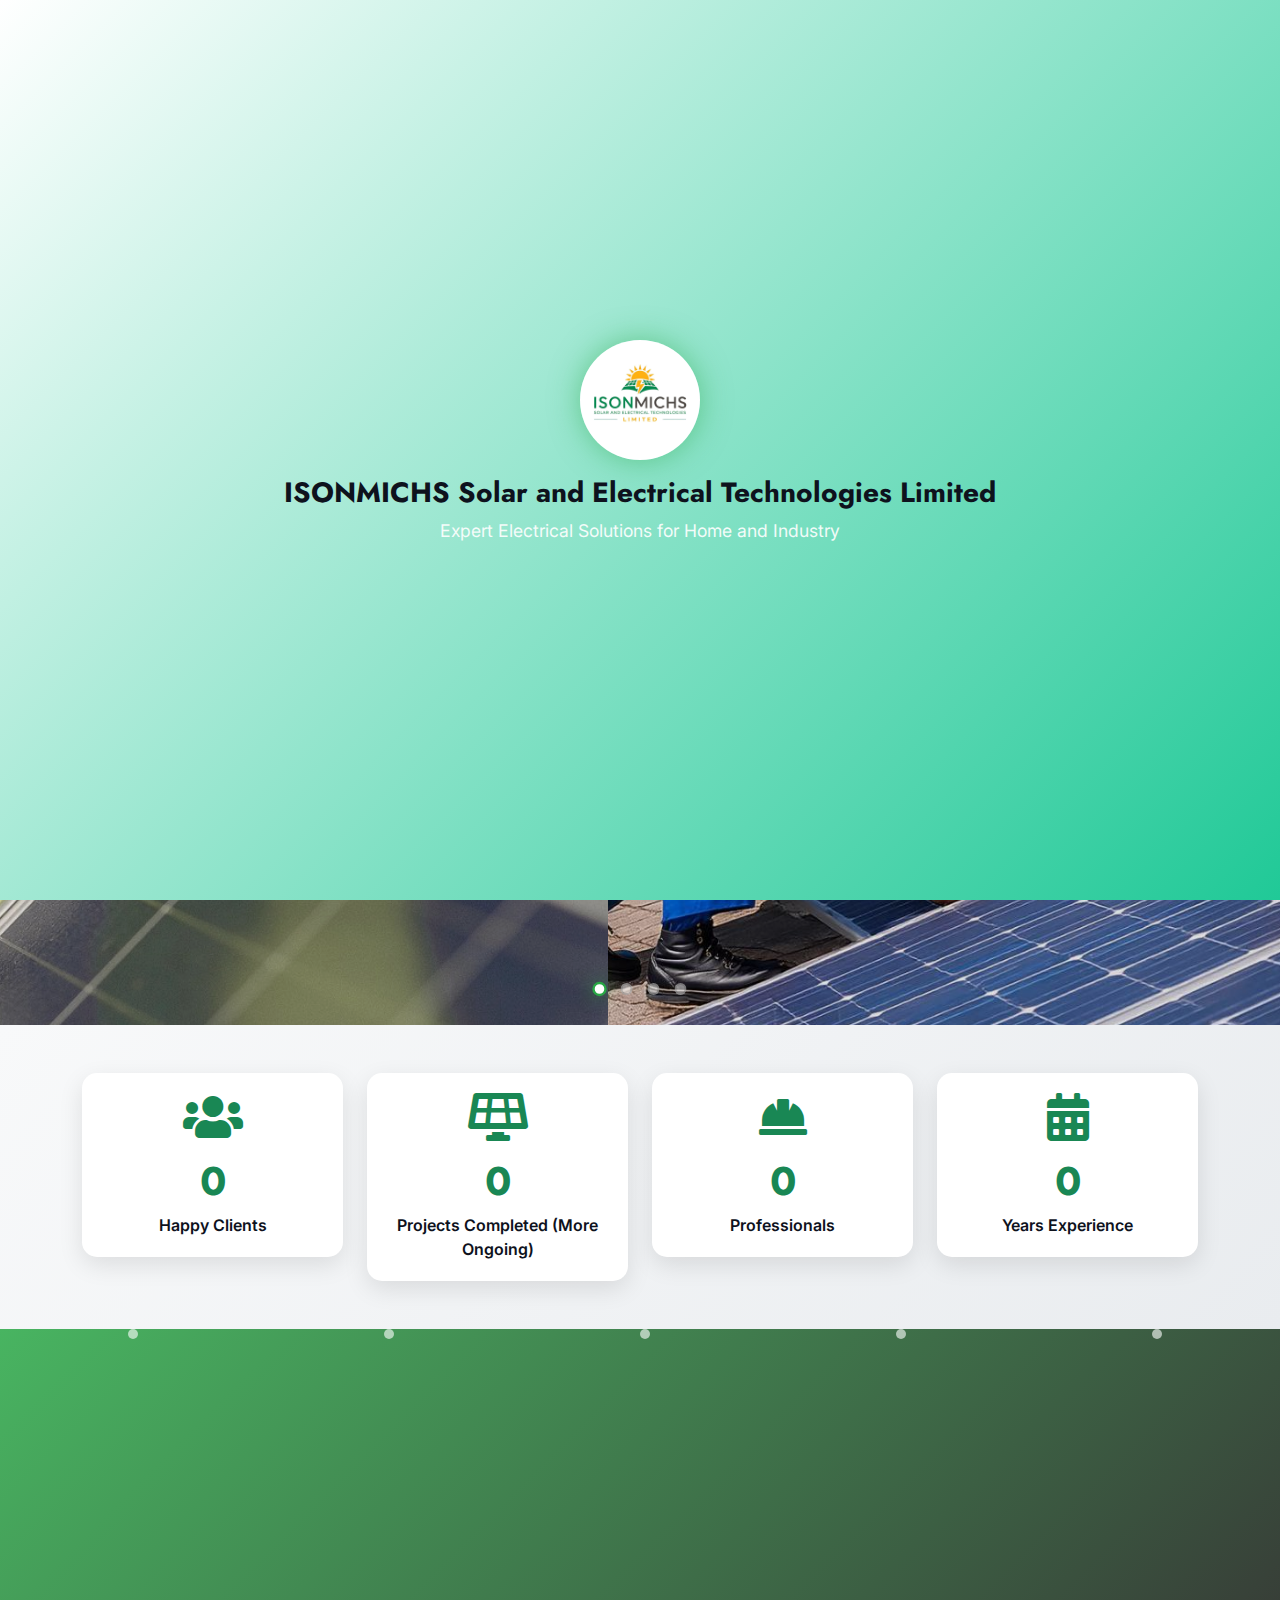
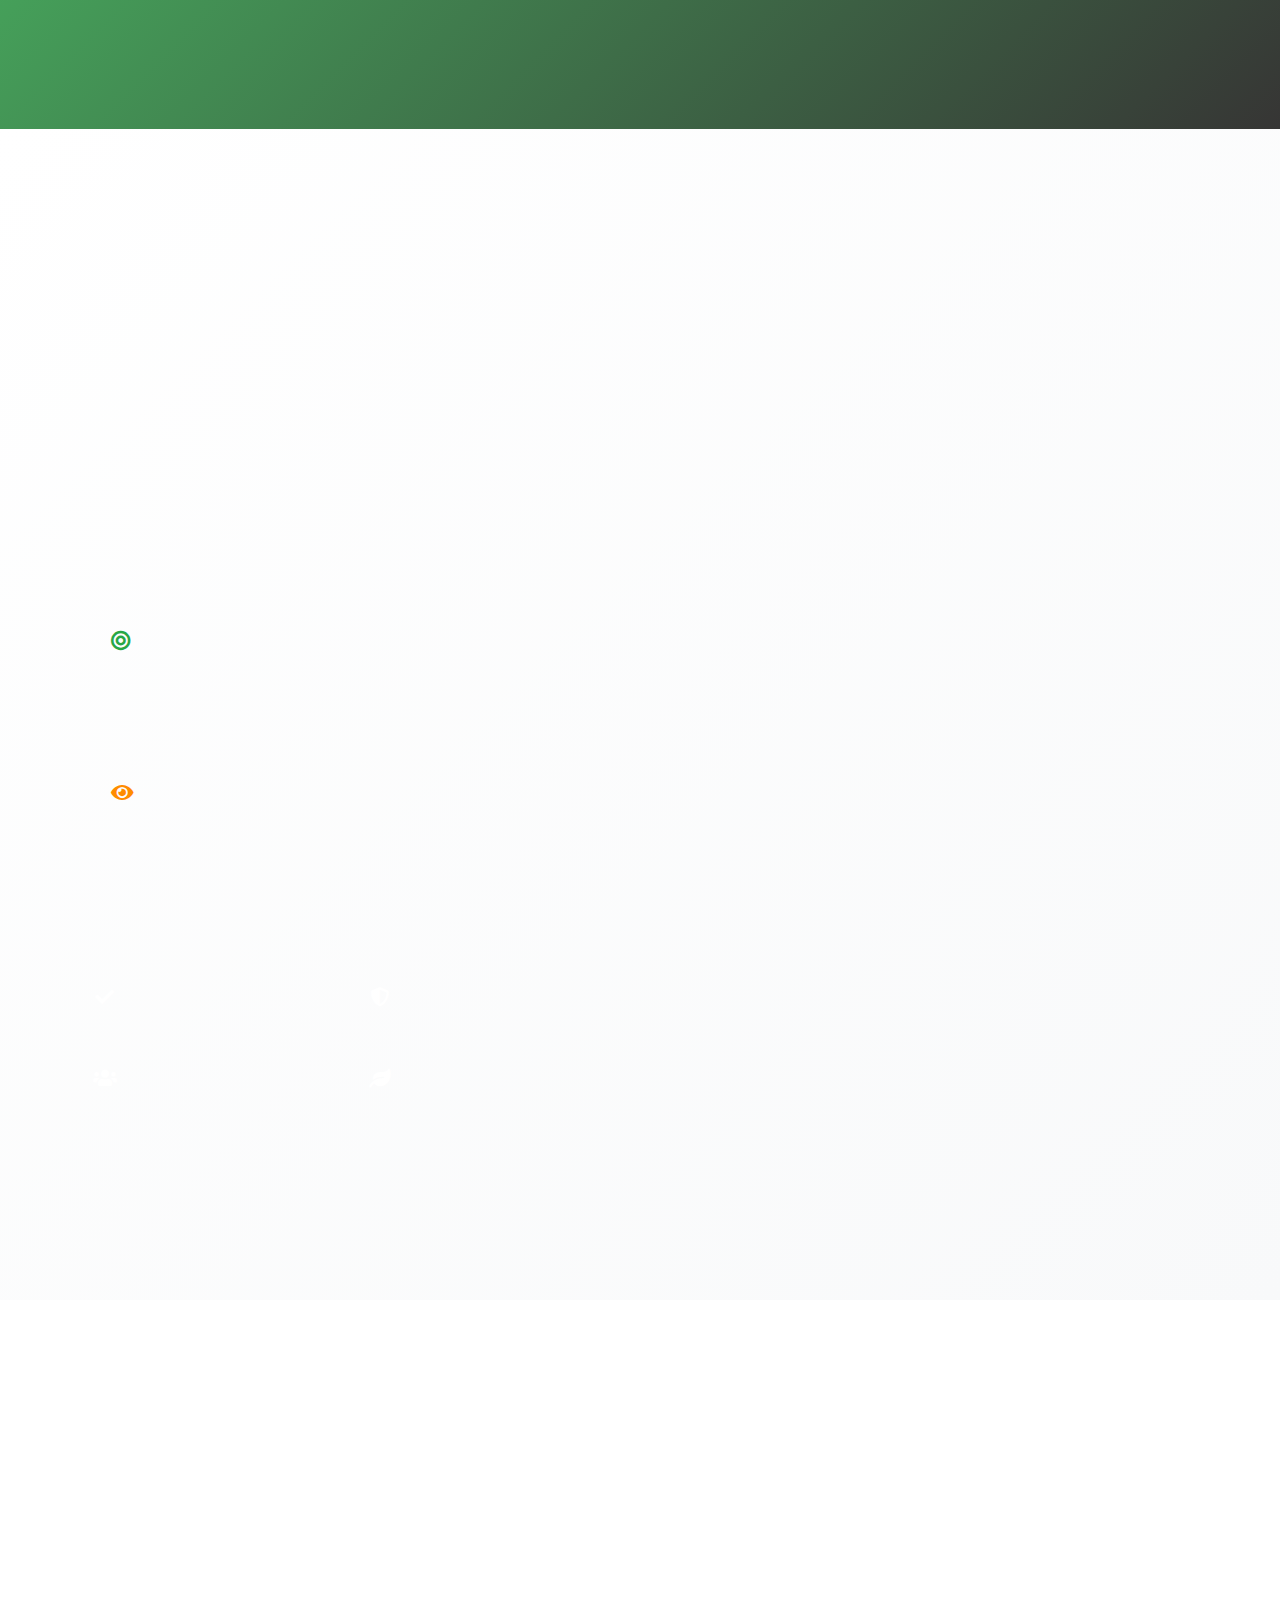
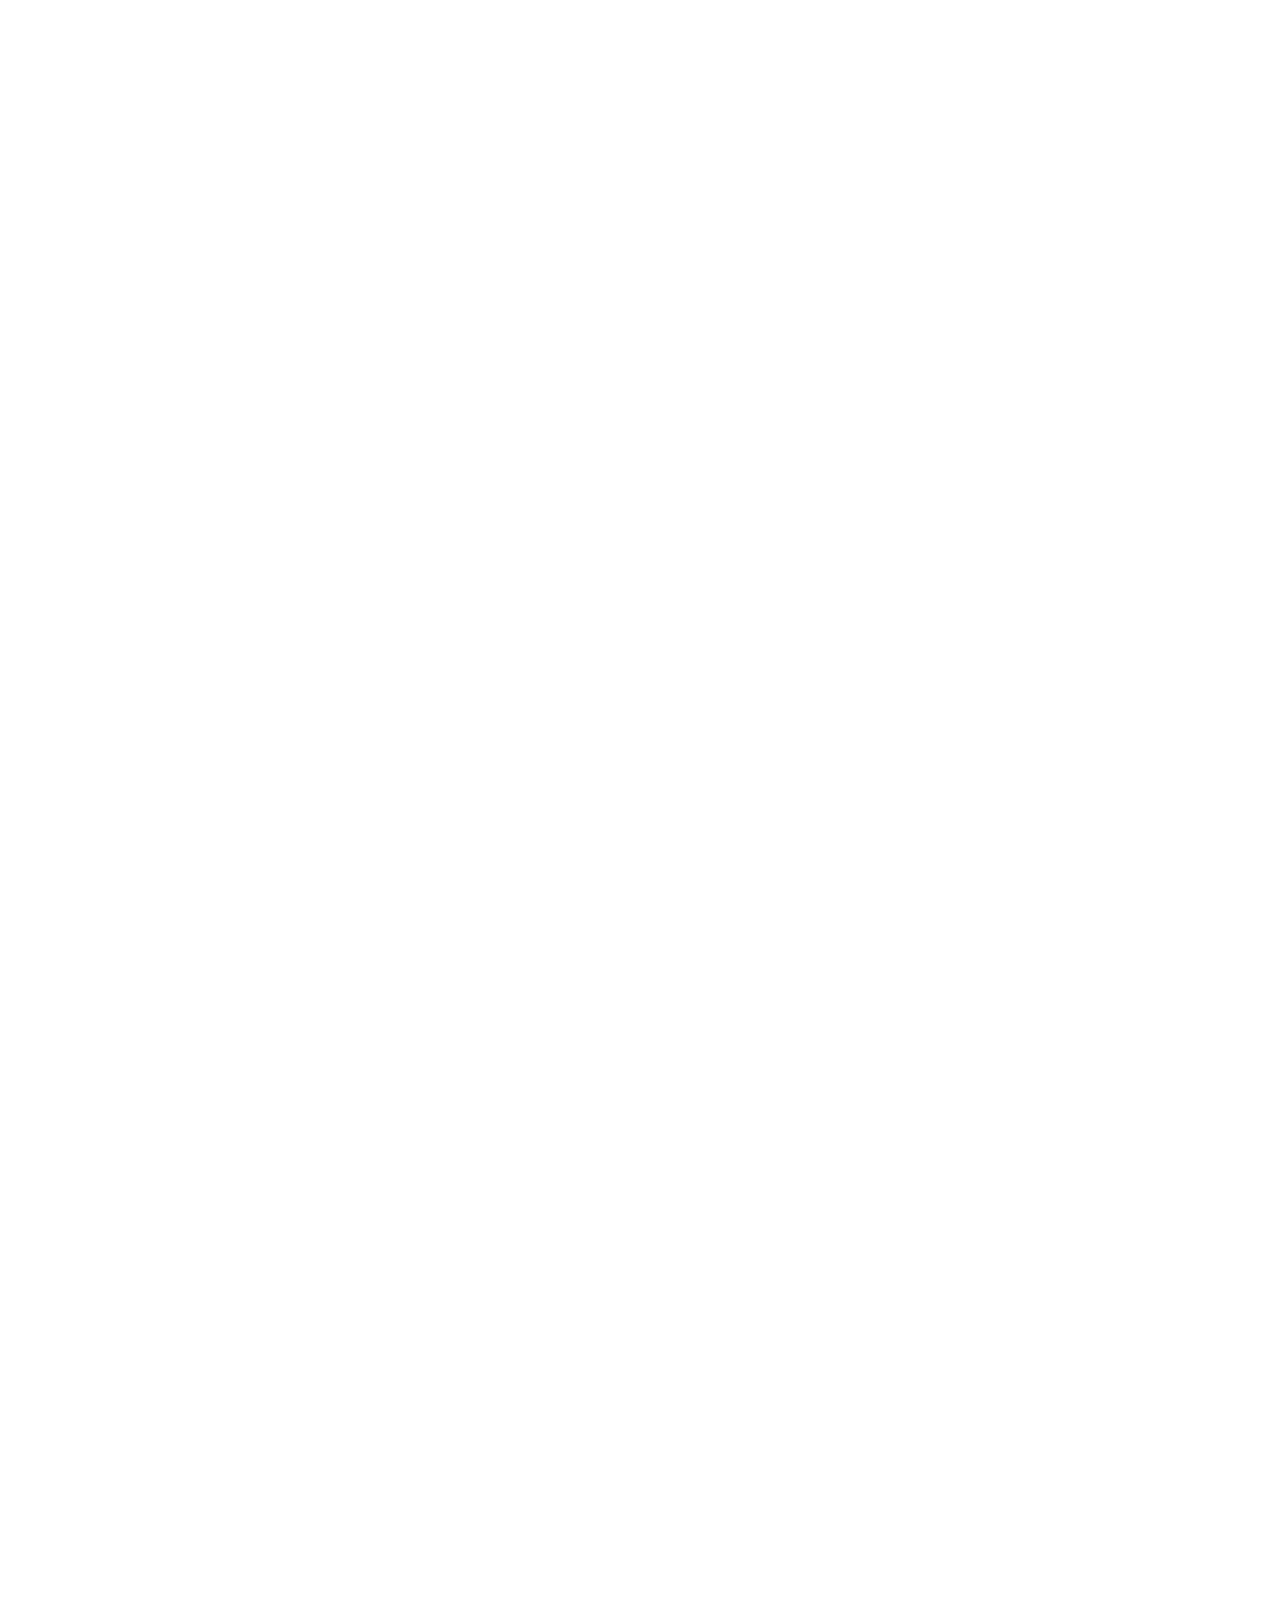
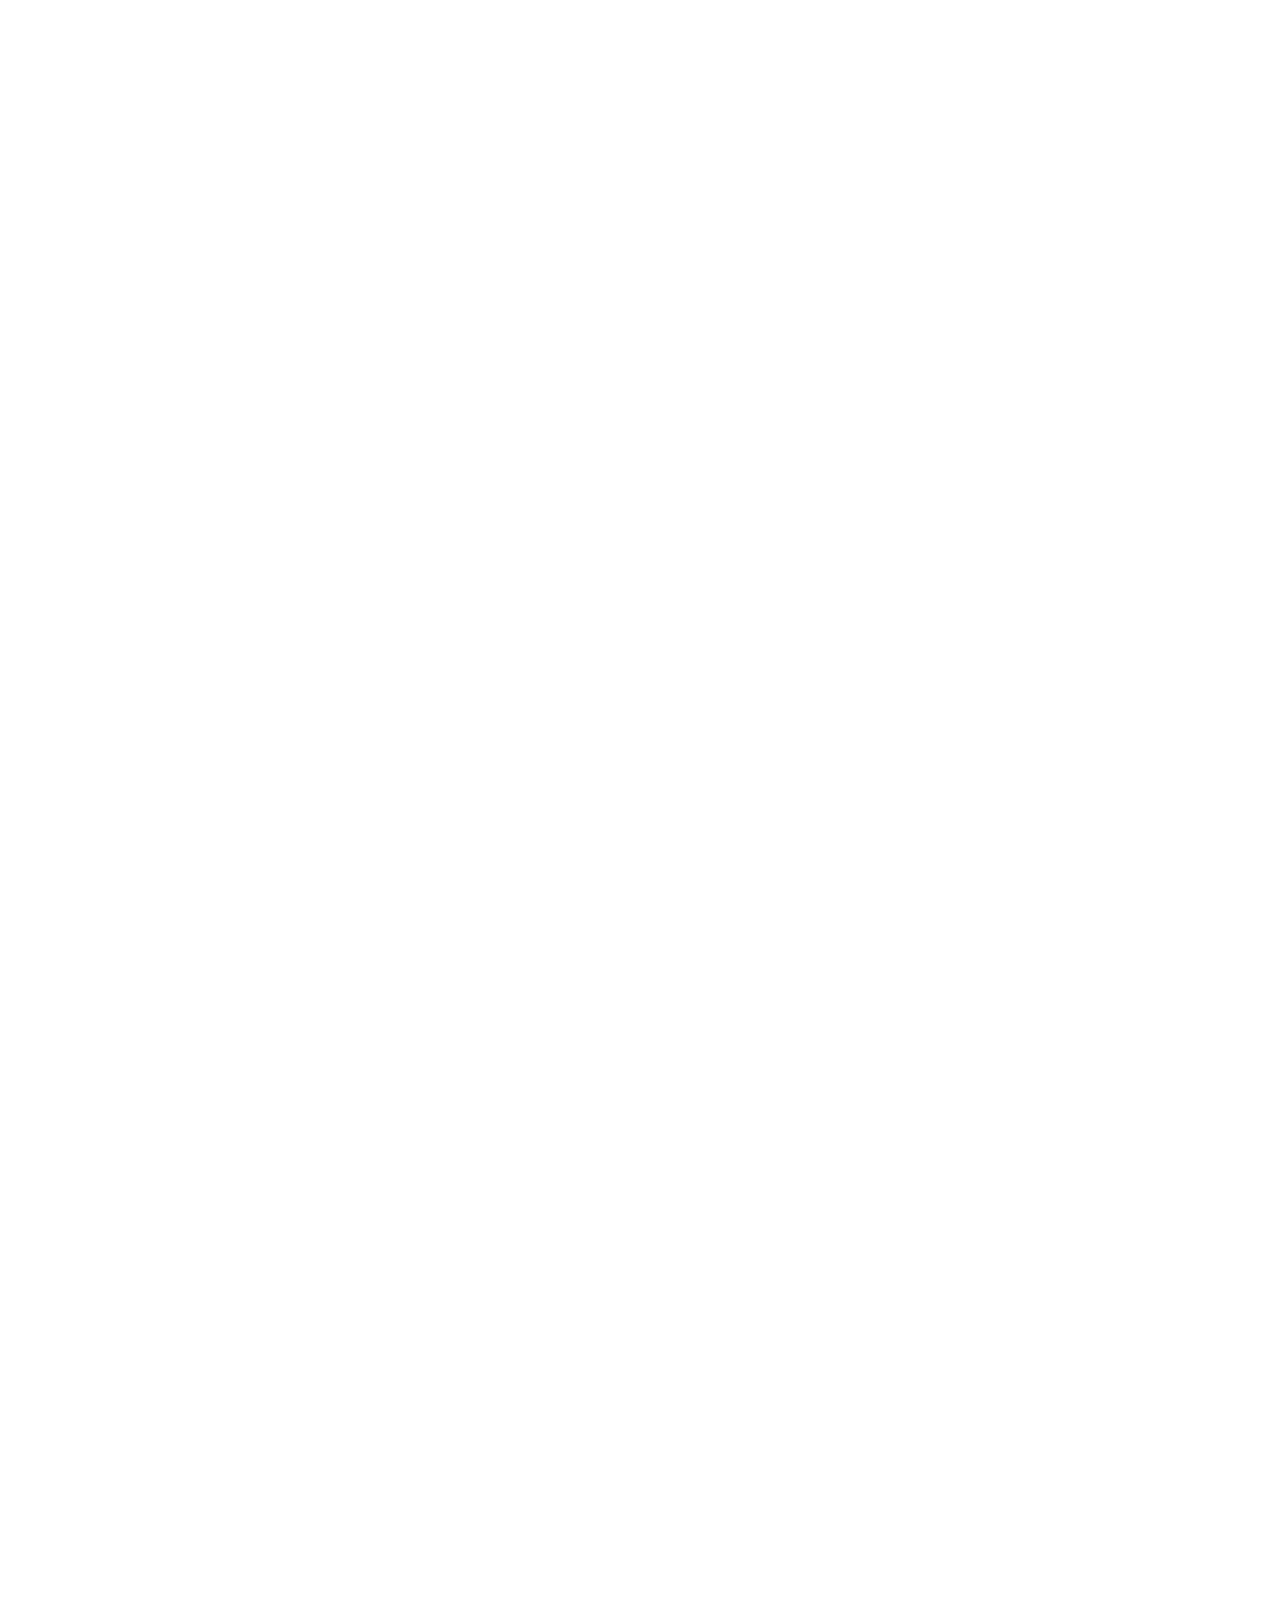
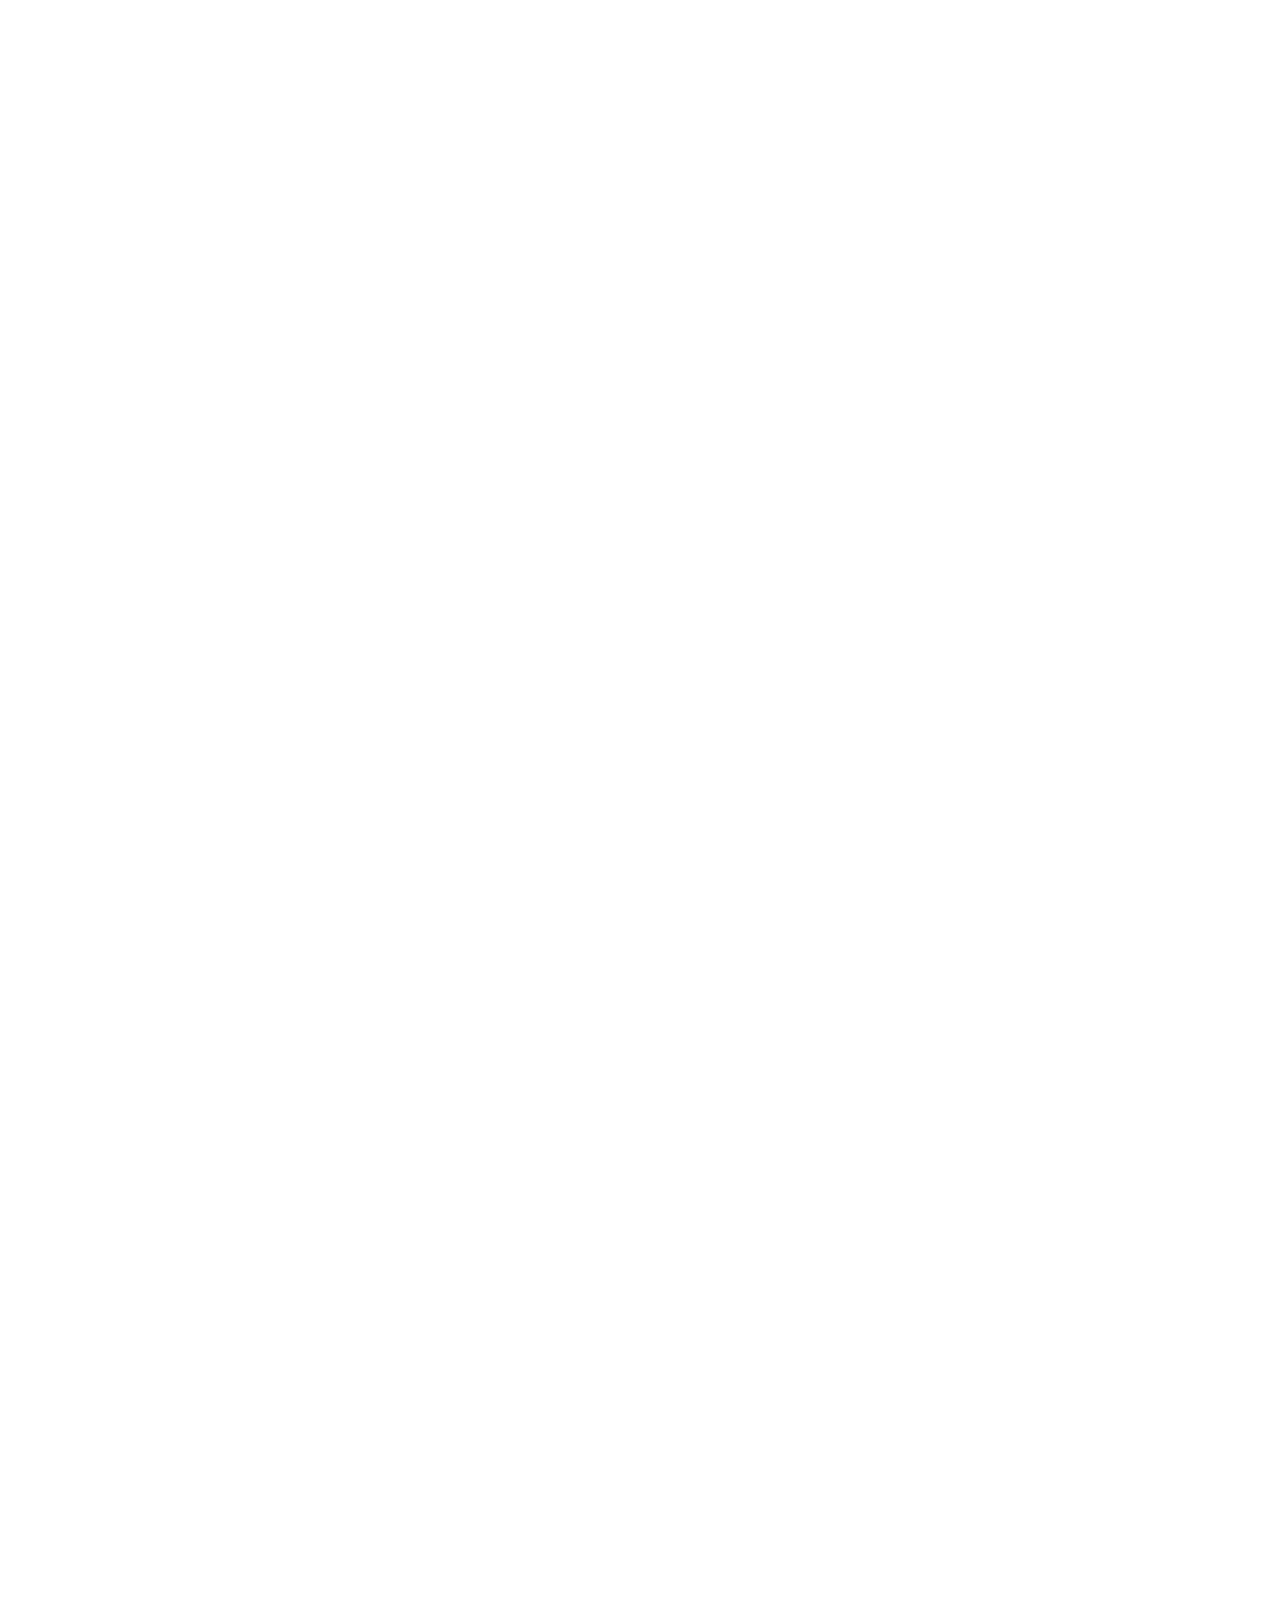
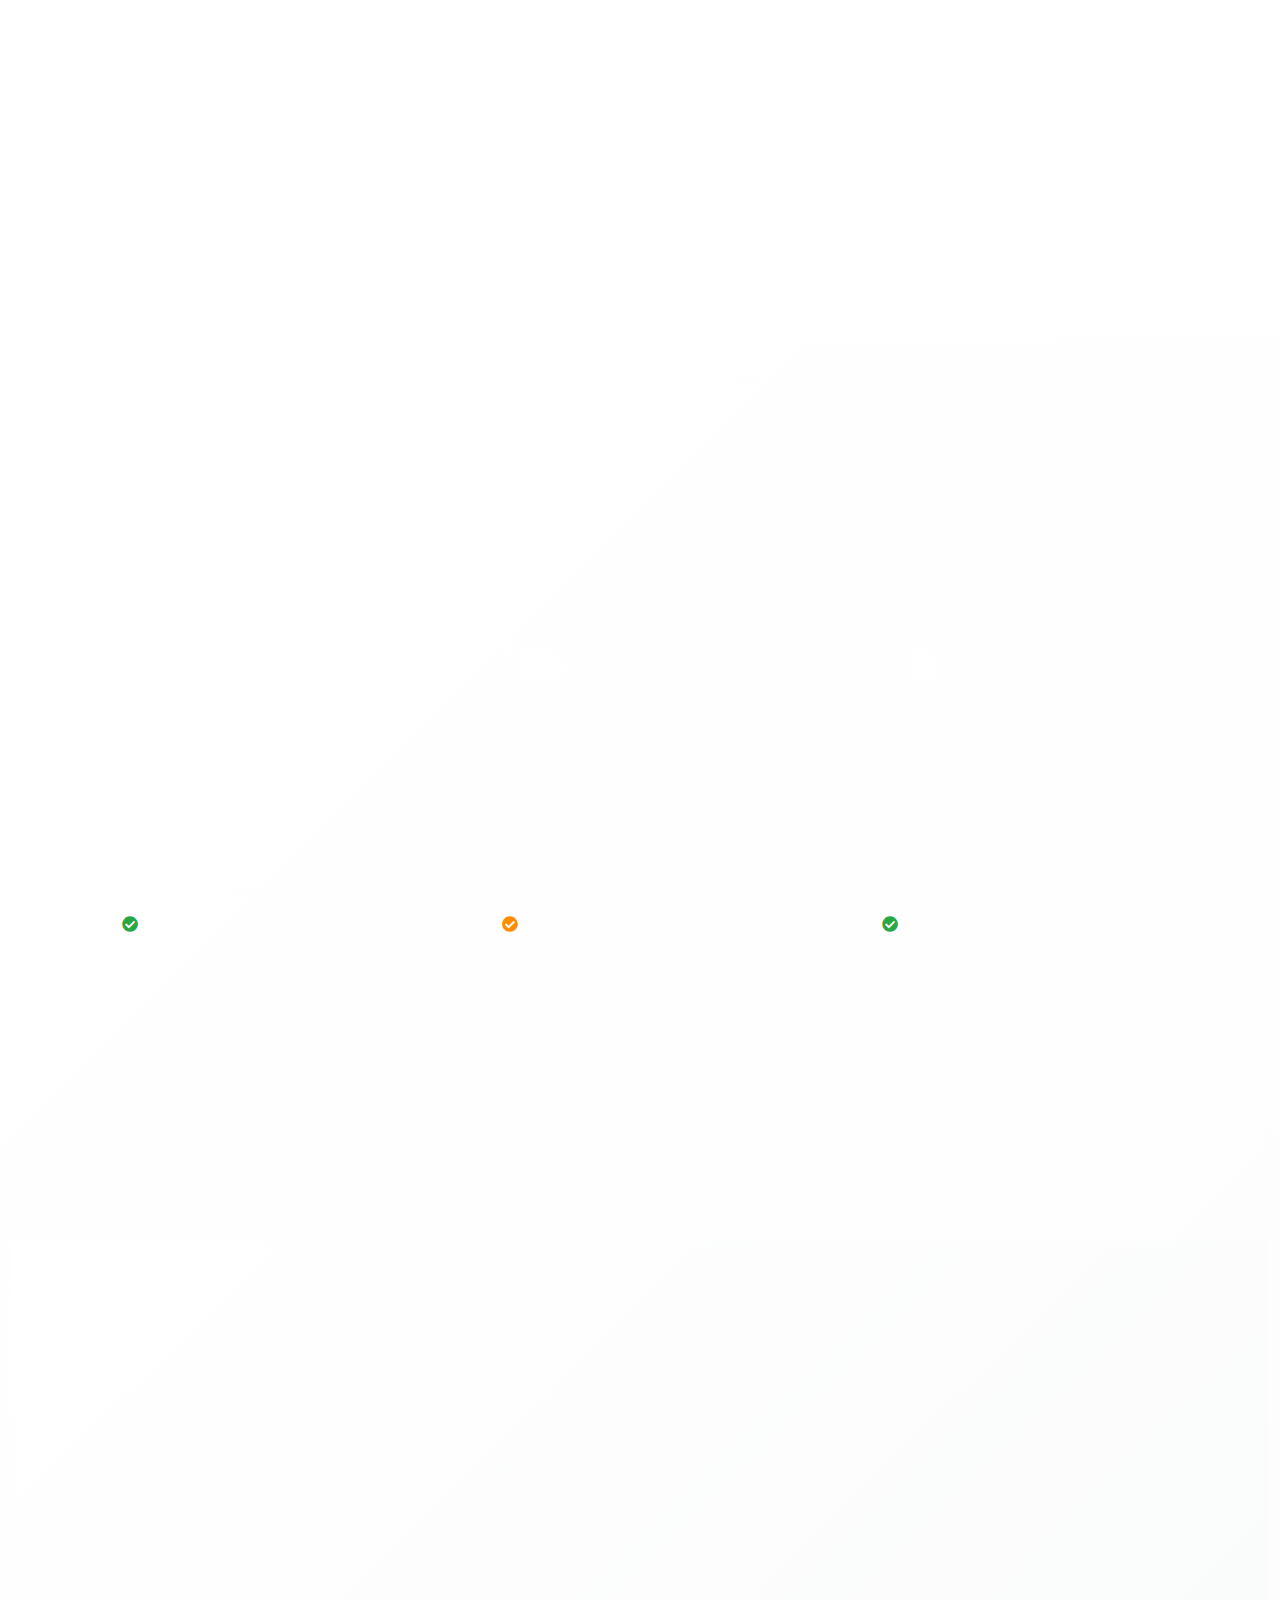
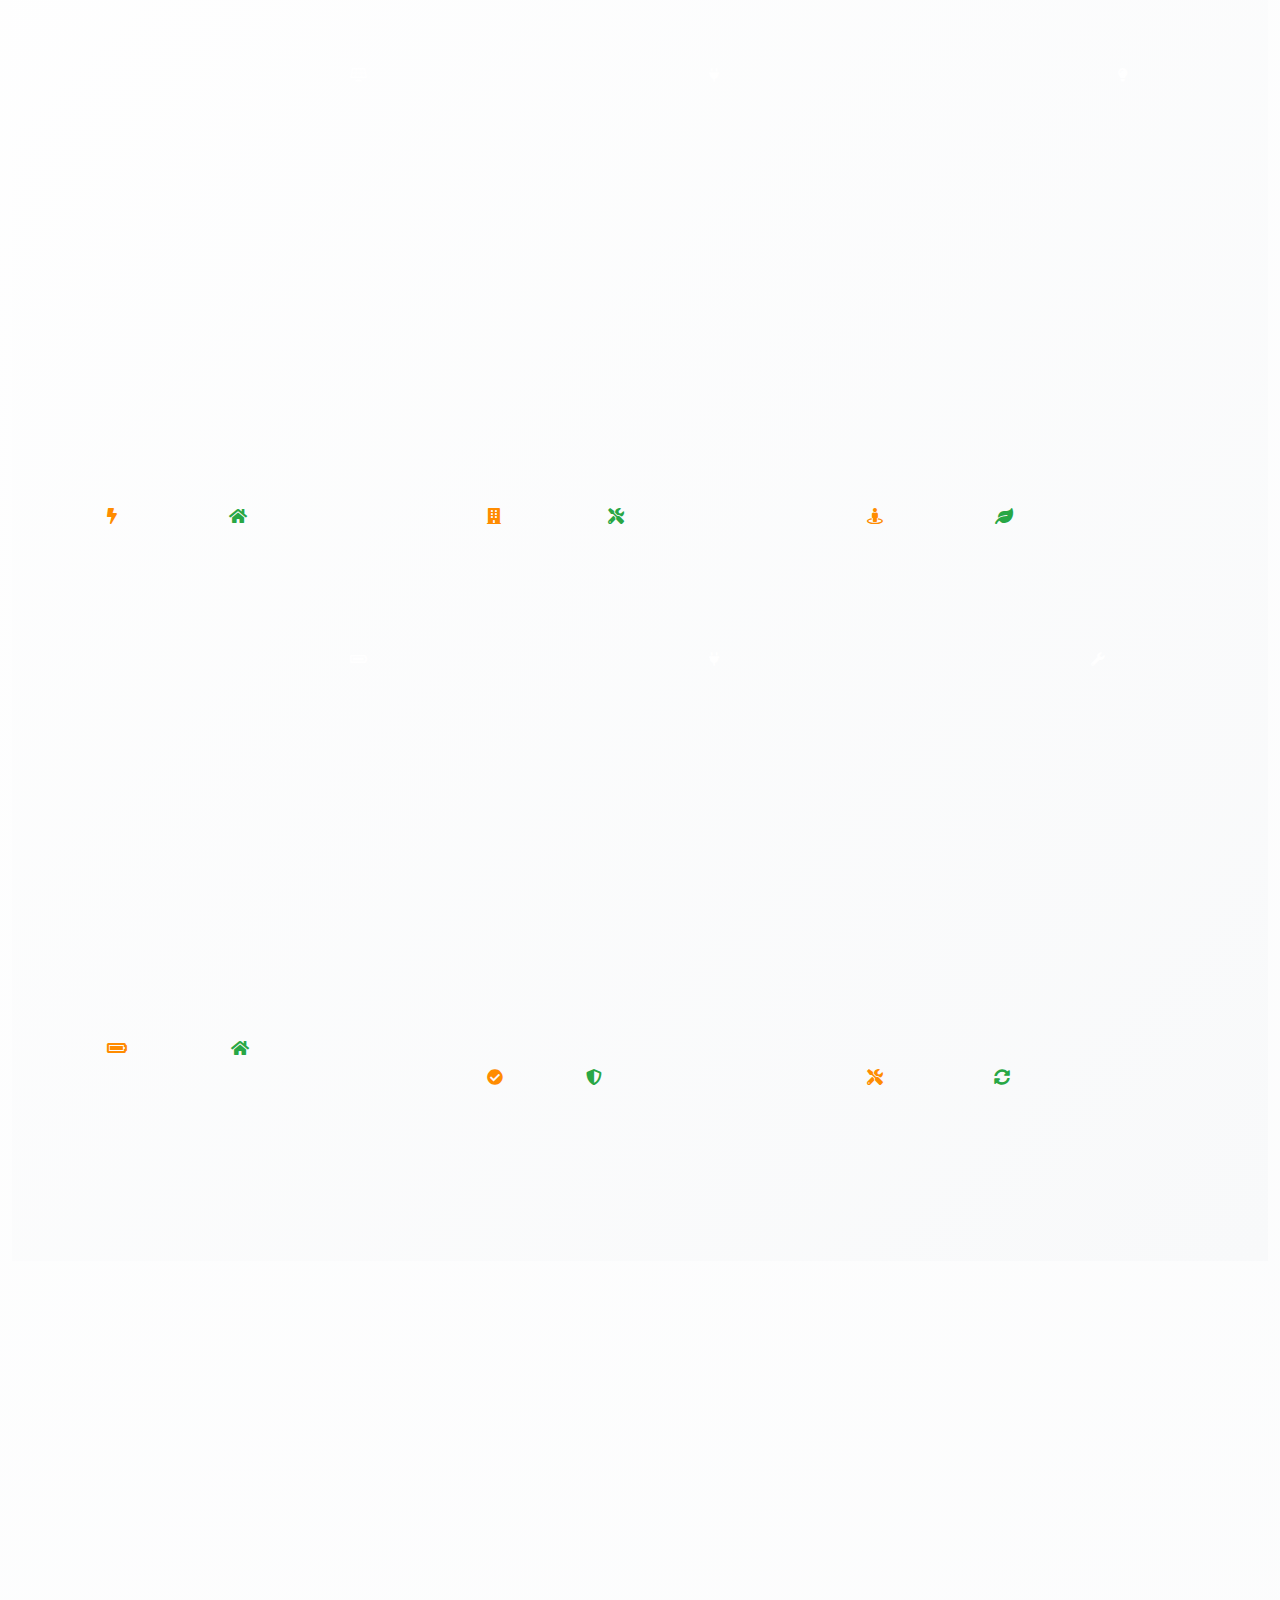
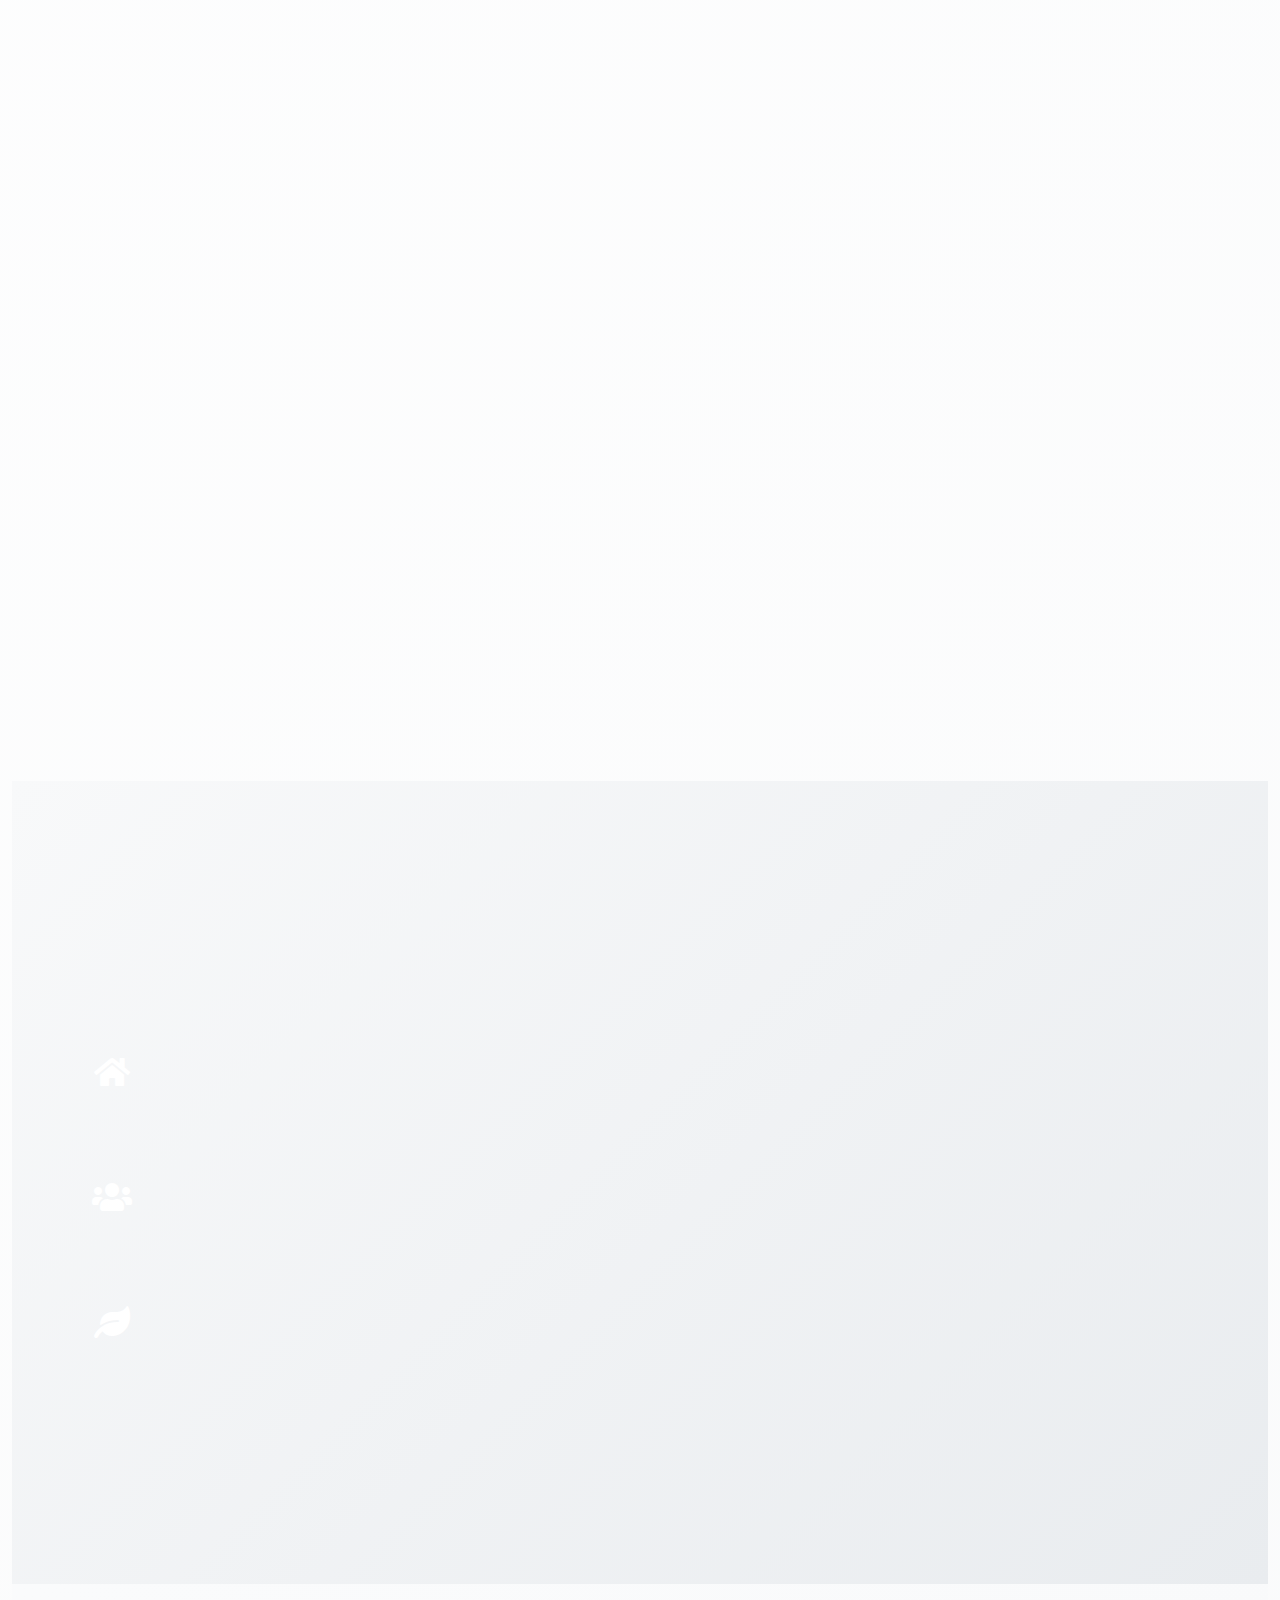
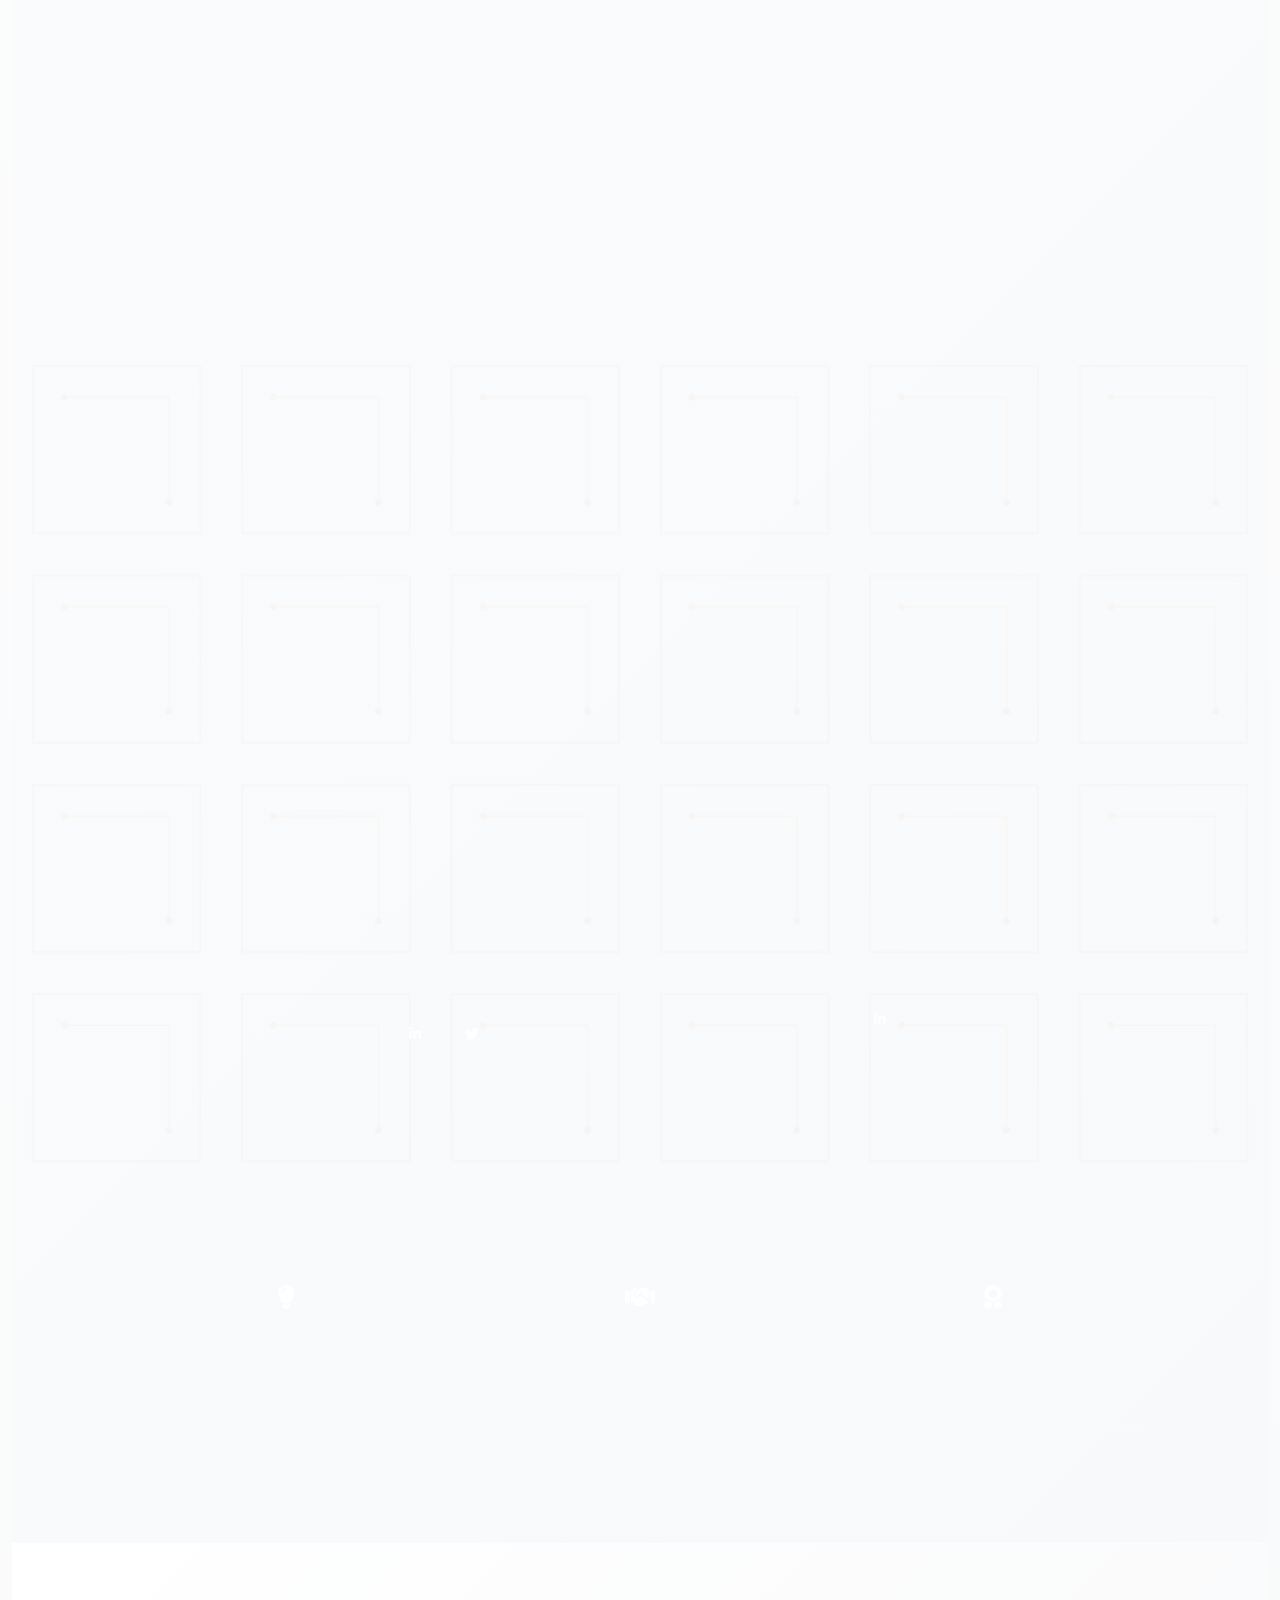
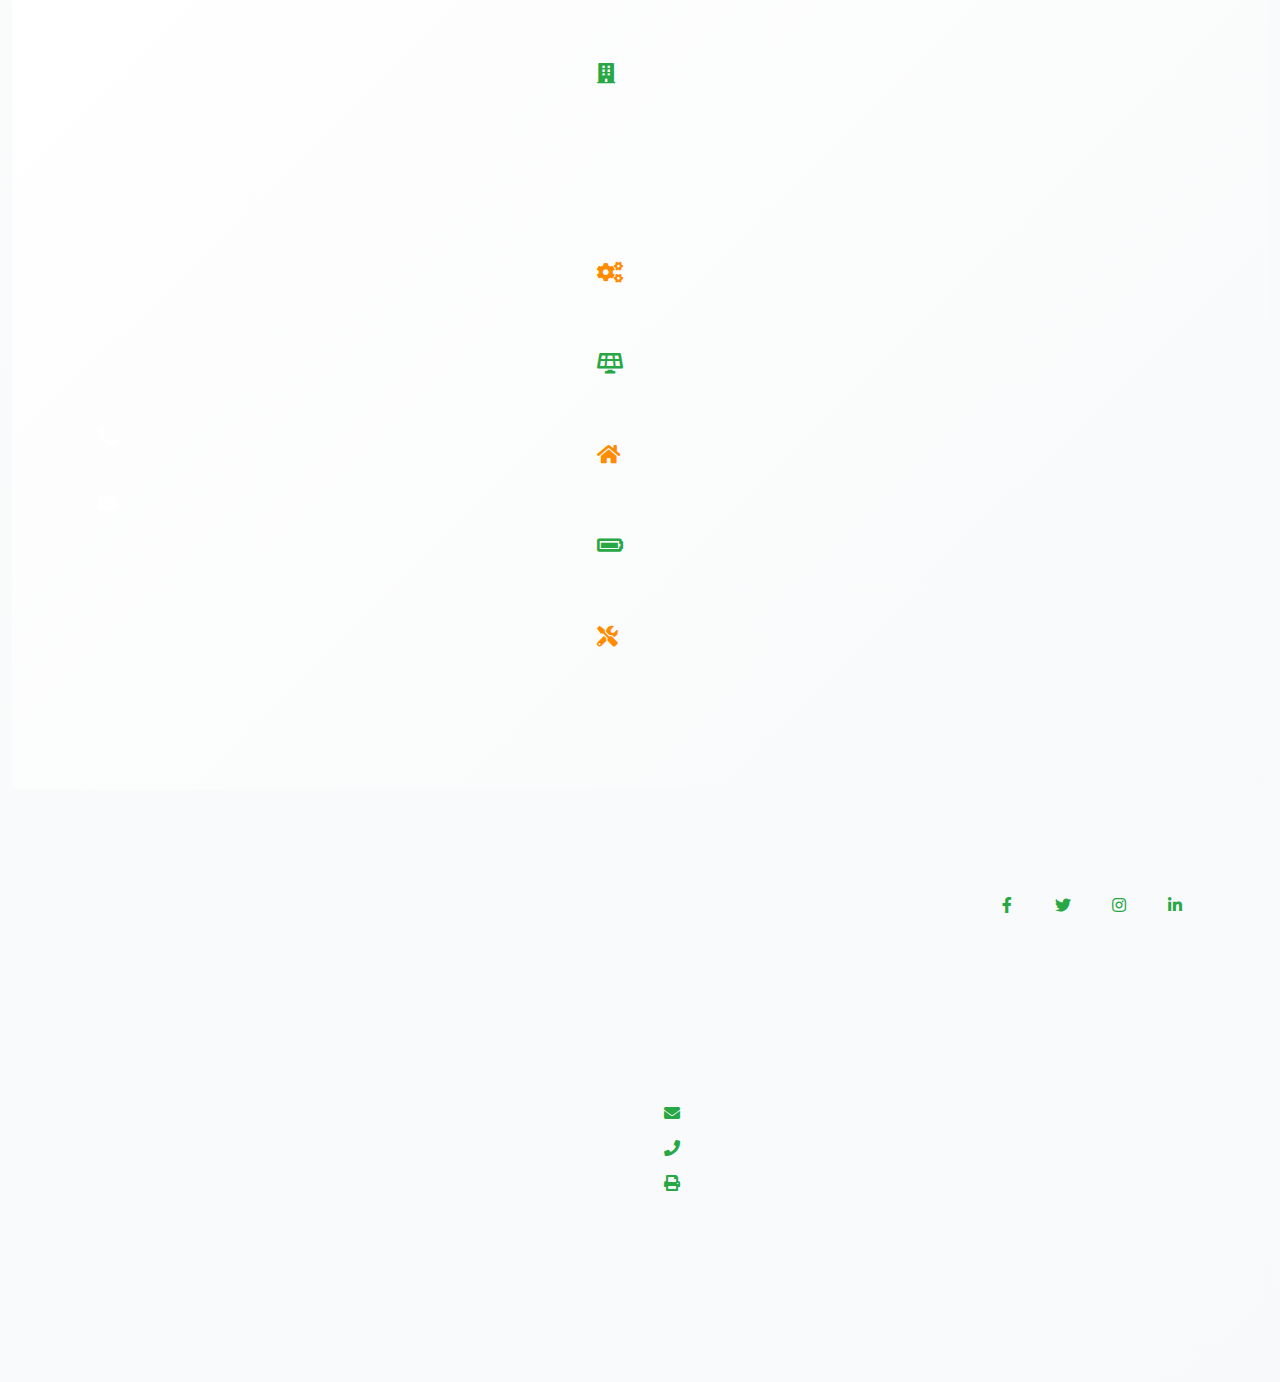
<file: index.html>
<!DOCTYPE html>
<html lang="en">

<head>
    <meta charset="utf-8">
    <title>ISONMICHS Solar and Electrical Technologies Limited</title>
    <meta content="width=device-width, initial-scale=1.0" name="viewport">
    <meta content="solar energy, solar panels, renewable energy, clean energy, solar installation" name="keywords">
    <meta content="Leading solar energy company providing clean, sustainable power solutions for homes and businesses"
        name="description">
    <link rel="icon" type="image/jpeg" href="ISON.jpeg">

    <!-- Google Web Fonts -->
    <link rel="preconnect" href="https://fonts.googleapis.com">
    <link rel="preconnect" href="https://fonts.gstatic.com" crossorigin>
    <link
        href="https://fonts.googleapis.com/css2?family=Inter:wght@100..900&family=Edu+TAS+Beginner:wght@400..700&family=Jost:ital,wght@0,100..900;1,100..900&display=swap"
        rel="stylesheet">

    <!-- Icon Font Stylesheet -->
    <link rel="stylesheet" href="https://use.fontawesome.com/releases/v5.15.4/css/all.css" />
    <link href="https://cdn.jsdelivr.net/npm/bootstrap-icons@1.4.1/font/bootstrap-icons.css" rel="stylesheet">

    <!-- Libraries Stylesheet -->
    <link rel="stylesheet" href="lib/animate/animate.min.css" />
    <link href="lib/owlcarousel/assets/owl.carousel.min.css" rel="stylesheet">


    <!-- Customized Bootstrap Stylesheet -->
    <link href="css/bootstrap.min.css" rel="stylesheet">

    <!-- Template Stylesheet -->
    <link href="css/style.css" rel="stylesheet">

    <!-- Solar Enhancements Stylesheet -->
    <link href="css/solar-enhancements.css" rel="stylesheet">
</head>

<body>

    <!-- Loading Animation Start -->
    <div id="loading-screen"
        class="show position-fixed w-100 vh-100 top-0 start-0 d-flex align-items-center justify-content-center"
        style="background: linear-gradient(135deg, rgb(255, 255, 255), #20c997); z-index: 99999;">
        <div class="text-center">
            <img src="ISON.jpeg" alt="ISONMICHS Solar and Electrical Technologies Limited" class="loading-logo mb-3"
                style="width: 120px; height: 120px; border-radius: 50%; animation: pulse 2s infinite;">
            <div class="loading-text text-white">
                <h3>ISONMICHS Solar and Electrical Technologies Limited</h3>
                <p>Expert Electrical Solutions for Home and Industry</p>
            </div>
        </div>
    </div>
    <!-- Loading Animation End -->



    <!-- Navbar & Hero Start -->
    <div class="container-fluid header-top">
        <div class="container d-flex align-items-center">
            <div class="d-flex align-items-center h-100">
                <a href="index.html" class="navbar-brand" style="height: 125px;">
                    <img src="ISON.jpeg" alt="ISONMICHS Solar and Electrical Technologies Limited"
                        style="height: 80px; width: 80px; border-radius: 50%; object-fit: cover;">
                </a>
            </div>
            <div class="w-100 h-100">
                <div class="topbar px-0 py-2 d-none d-lg-block" style="height: 45px;">
                    <div class="row gx-0 align-items-center">
                        <div class="col-lg-8 text-center text-lg-center mb-lg-0">
                            <div class="d-flex flex-wrap">
                                <div class="border-end border-primary pe-3">
                                    <a href="contact.html" class="text-muted small"><i
                                            class="fas fa-map-marker-alt text-primary me-2"></i>1 Road 5 Ewhuruibe Street Umueke Igwuruta Port Harcourt</a>
                                </div>
                                <div class="ps-3">
                                    <a href="mailto:isonmichssolar@gmail.com" class="text-muted small"><i
                                            class="fas fa-envelope text-primary me-2"></i>isonmichsolar@gmail.com</a>
                                </div>

                                
                            </div>
                        </div>
                        <div class="col-lg-4 text-center text-lg-end">
                            <div class="d-flex justify-content-end">
                                <div class="d-flex border-end border-primary pe-3">
                                    <a class="btn p-0 text-primary me-3" href="https://www.facebook.com/share/1avXsAgnJb/"><i class="fab fa-facebook-f"></i></a>
                                    <a class="btn p-0 text-primary me-3" href="https://x.com/Greatman079?t=ImSMDYt7X9eWyTy6RmzGMg&s=08"><i class="fab fa-twitter"></i></a>
                                    <a class="btn p-0 text-primary me-3" href="#"><i class="fab fa-instagram"></i></a>
                                    <a class="btn p-0 text-primary me-0" href="#"><i class="fab fa-linkedin-in"></i></a>
                                </div>
                               
                            </div>
                        </div>
                    </div>
                </div>
                <div class="nav-bar px-0 py-lg-0" style="height: 80px;">
                    <nav class="navbar navbar-expand-lg navbar-light d-flex justify-content-lg-end">
                        <!-- Mobile hamburger menu - no logo -->
                        <button class="navbar-toggler d-lg-none" type="button" data-bs-toggle="collapse"
                            data-bs-target="#navbarCollapse">
                            <span class="fa fa-bars"></span>
                        </button>
                        <div class="collapse navbar-collapse" id="navbarCollapse">
                            <!-- Mobile menu header with white background -->
                            <div class="mobile-menu-header d-lg-none">
                                <div class="mobile-menu-logo">
                                    <img src="ISON.jpeg" alt="ISONMICHS Solar and Electrical Technologies Limited">
                                    <span>ISONMICHS Solar and Electrical Technologies Limited</span>
                                </div>
                                <button class="mobile-menu-close" type="button" data-bs-toggle="collapse"
                                    data-bs-target="#navbarCollapse">
                                    <i class="fas fa-times"></i>
                                </button>
                            </div>
                            <div class="navbar-nav mx-0 mx-lg-auto bg-white">
                                <a href="index.html" class="nav-item nav-link active">Home</a>
                                <a href="about.html" class="nav-item nav-link">About</a>
                                <a href="service.html" class="nav-item nav-link">Service</a>
                                <a href="blog.html" class="nav-item nav-link">Blog</a>
                                <div class="nav-item dropdown">
                                    <a href="#" class="nav-link" data-bs-toggle="dropdown">
                                        <span class="dropdown-toggle">Pages</span>
                                    </a>
                                    <div class="dropdown-menu">
                                        <a href="project.html" class="dropdown-item">Our projects</a>
                                        <a href="team.html" class="dropdown-item">Our team</a>
                                    </div>
                                </div>
                                <a href="contact.html" class="nav-item nav-link">Contact</a>
                                <div class="nav-btn ps-3">
                                    <button
                                        class="btn-search btn btn-primary btn-md-square mt-2 mt-lg-0 mb-4 mb-lg-0 flex-shrink-0"
                                        data-bs-toggle="modal" data-bs-target="#searchModal"><i
                                            class="fas fa-search"></i></button>
                                    <a href="contact.html" class="btn btn-primary py-2 px-4 ms-0 ms-lg-3"> Get Solution</a>
                                </div>
                            </div>
                        </div>
                    </nav>
                </div>
            </div>
        </div>
    </div>
    <!-- Navbar & Hero End -->

    <!-- Modal Search Start -->
    <div class="modal fade" id="searchModal" tabindex="-1" aria-labelledby="exampleModalLabel" aria-hidden="true">
        <div class="modal-dialog modal-fullscreen">
            <div class="modal-content rounded-0">
                <div class="modal-header">
                    <h5 class="modal-title" id="exampleModalLabel">Search by keyword</h5>
                    <button type="button" class="btn-close" data-bs-dismiss="modal" aria-label="Close"></button>
                </div>
                <div class="modal-body d-flex align-items-center bg-primary">
                    <div class="input-group w-75 mx-auto d-flex">
                        <input type="search" class="form-control p-3" placeholder="keywords"
                            aria-describedby="search-icon-1">
                        <span id="search-icon-1" class="btn bg-light border nput-group-text p-3"><i
                                class="fa fa-search"></i></span>
                    </div>
                </div>
            </div>
        </div>
    </div>
    <!-- Modal Search End -->

    <!-- Hero Carousel Start -->
    <div class="hero-carousel-container position-relative overflow-hidden">
        <div class="hero-slides">
            <!-- Slide 1 -->
            <div class="hero-slide active" data-slide="1">
                <div class="hero-background">
                    <div class="hero-image-left solar-rooftops"></div>
                    <div class="hero-image-right engineers-smiling"></div>
                </div>
                <div class="hero-content">
                    <div class="container">
                        <div class="row justify-content-center">
                            <div class="col-lg-8 text-center">
                                <h1 class="hero-title text-white mb-4 animate-text">Welcome To ISONMICHS Solar and Electrical Technologies Limited 
                                    </h1>
                                <p class="hero-subtitle text-white mb-5 animate-text">Expert Electrical Solutions for Home and Industry</p>
                                <div class="hero-buttons animate-text">
                                    <a href="service.html" class="btn btn-success btn-lg me-3 px-5 py-3">Get Started</a>
                                    <a href="contact.html" class="btn btn-outline-light btn-lg px-5 py-3">Contact Us</a>
                                </div>
                            </div>
                        </div>
                    </div>
                </div>
            </div>

            <!-- Slide 2 -->
            <div class="hero-slide" data-slide="2">
                <div class="hero-background">
                    <div class="hero-image-left worker-installing"></div>
                    <div class="hero-image-right city-skyline"></div>
                </div>
                <div class="hero-content">
                    <div class="container">
                        <div class="row justify-content-center">
                            <div class="col-lg-8 text-center">
                                <h1 class="hero-title text-white mb-4 animate-text">Industrial Electrical Automation & Control Panels</h1>
                                <p class="hero-subtitle text-white mb-5 animate-text">We design and build motor control panels for elevators, conveyors, DOL, and forward & reverse systems.</p>
                                <div class="hero-buttons animate-text">
                                    <a href="service.html" class="btn btn-success btn-lg me-3 px-5 py-3">Get Started</a>
                                    <a href="contact.html" class="btn btn-outline-light btn-lg px-5 py-3">Contact Us</a>
                                </div>
                            </div>
                        </div>
                    </div>
                </div>
            </div>

            <!-- Slide 3 -->
            <div class="hero-slide" data-slide="3">
                <div class="hero-background">
                    <div class="hero-image-left family-solar"></div>
                    <div class="hero-image-right solar-farms"></div>
                </div>
                <div class="hero-content">
                    <div class="container">
                        <div class="row justify-content-center">
                            <div class="col-lg-8 text-center">
                                <h1 class="hero-title text-white mb-4 animate-text">
Smart Home Automation & CCTV Solutions
                                </h1>
                                <p class="hero-subtitle text-white mb-5 animate-text">Smarter living and advanced security for homes and businesses.</p>
                                <div class="hero-buttons animate-text">
                                    <a href="service.html" class="btn btn-success btn-lg me-3 px-5 py-3">Get Started</a>
                                    <a href="contact.html" class="btn btn-outline-light btn-lg px-5 py-3">Contact Us</a>
                                </div>
                            </div>
                        </div>
                    </div>
                </div>
            </div>

            <!-- Slide 4 -->
            <div class="hero-slide" data-slide="4">
                <div class="hero-background">
                    <div class="hero-image-left sunset-panels"></div>
                    <div class="hero-image-right handshake-partners"></div>
                </div>
                <div class="hero-content">
                    <div class="container">
                        <div class="row justify-content-center">
                            <div class="col-lg-8 text-center">
                                <h1 class="hero-title text-white mb-4 animate-text">Together, Let's Power the Future
                                </h1>
                                <p class="hero-subtitle text-white mb-5 animate-text">Partner with us to create a
                                    sustainable energy future for generations</p>
                                <div class="hero-buttons animate-text">
                                    <a href="service.html" class="btn btn-success btn-lg me-3 px-5 py-3">Get Started</a>
                                    <a href="contact.html" class="btn btn-outline-light btn-lg px-5 py-3">Contact Us</a>
                                </div>
                            </div>
                        </div>
                    </div>
                </div>
            </div>
        </div>

        <!-- Navigation Controls -->
        <div class="hero-nav-controls">
            <button class="hero-nav-btn hero-prev" onclick="changeSlide(-1)">
                <i class="fas fa-chevron-left"></i>
            </button>
            <button class="hero-nav-btn hero-next" onclick="changeSlide(1)">
                <i class="fas fa-chevron-right"></i>
            </button>
        </div>

        <!-- Slide Indicators -->
        <div class="hero-indicators">
            <span class="indicator active" onclick="currentSlide(1)"></span>
            <span class="indicator" onclick="currentSlide(2)"></span>
            <span class="indicator" onclick="currentSlide(3)"></span>
            <span class="indicator" onclick="currentSlide(4)"></span>
        </div>
    </div>
    <!-- Hero Carousel End -->

    <!-- Stats Counter Section Start -->
    <div class="container-fluid stats-section py-5 bg-light">
        <div class="container">
            <div class="row g-4 text-center">
                <div class="col-lg-3 col-md-6">
                    <div class="stats-item">
                        <div class="stats-icon mb-3">
                            <i class="fas fa-users text-success fa-3x"></i>
                        </div>
                        <h2 class="stats-number text-success mb-2" data-target="50+">0</h2>
                        <p class="stats-label text-dark">Happy Clients</p>
                    </div>
                </div>
                <div class="col-lg-3 col-md-6">
                    <div class="stats-item">
                        <div class="stats-icon mb-3">
                            <i class="fas fa-solar-panel text-success fa-3x"></i>
                        </div>
                        <h2 class="stats-number text-success mb-2" data-target="10+">0</h2>
                        <p class="stats-label text-dark">Projects Completed (More Ongoing)</p>
                    </div>
                </div>
                <div class="col-lg-3 col-md-6">
                    <div class="stats-item">
                        <div class="stats-icon mb-3">
                            <i class="fas fa-hard-hat text-success fa-3x"></i>
                        </div>
                        <h2 class="stats-number text-success mb-2" data-target="5+">0</h2>
                        <p class="stats-label text-dark">Professionals</p>
                    </div>
                </div>
                <div class="col-lg-3 col-md-6">
                    <div class="stats-item">
                        <div class="stats-icon mb-3">
                            <i class="fas fa-calendar-alt text-success fa-3x"></i>
                        </div>
                        <h2 class="stats-number text-success mb-2" data-target="15+">0</h2>
                        <p class="stats-label text-dark">Years Experience</p>
                    </div>
                </div>
            </div>
        </div>
    </div>
    <!-- Stats Counter Section End -->


    <!-- About Start -->
    <!-- Parallax Hero Section -->
    <div class="about-hero-section" style="position: relative; height: 400px; background-image: url('img/solar-panel-7518786_1280.jpg'); background-attachment: fixed; background-position: center; background-repeat: no-repeat; background-size: cover; display: flex; align-items: center; justify-content: center; overflow: hidden;">
        <!-- Overlay -->
        <div style="position: absolute; top: 0; left: 0; right: 0; bottom: 0; background: linear-gradient(135deg, rgba(40, 167, 69, 0.85), rgba(19, 18, 17, 0.85));"></div>
        
        <!-- Floating Particles -->
        <div class="particles-container">
            <div class="particle" style="--delay: 0s; --duration: 15s;"></div>
            <div class="particle" style="--delay: 2s; --duration: 18s;"></div>
            <div class="particle" style="--delay: 4s; --duration: 20s;"></div>
            <div class="particle" style="--delay: 6s; --duration: 16s;"></div>
            <div class="particle" style="--delay: 8s; --duration: 22s;"></div>
        </div>
        
        <!-- Hero Content -->
        <div class="container text-center" style="position: relative; z-index: 2;">
            <h1 class="display-3 text-white mb-3 wow fadeInDown" data-wow-delay="0.2s" style="font-weight: bold; text-shadow: 2px 2px 4px rgba(0,0,0,0.3);">About Us</h1>
            <p class="lead text-white wow fadeInUp" data-wow-delay="0.4s" style="font-size: 1.5rem; max-width: 800px; margin: 0 auto; text-shadow: 1px 1px 2px rgba(0,0,0,0.3);">Powering Homes, Businesses, and Communities with Reliable Energy</p>
        </div>
    </div>

    <!-- Main Content Section -->
    <div class="container-fluid about-content-section py-5" style="background: linear-gradient(135deg, #ffffff 0%, #f8f9fa 100%);">
        <div class="container py-5">
            <div class="row g-5 align-items-center">
                <!-- Left Column: Text Content -->
                <div class="col-lg-6 wow fadeInLeft" data-wow-delay="0.2s">
                    <h2 class="mb-4" style="color: #28a745; font-size: 2.5rem; font-weight: bold;">Who We Are</h2>
                    <p class="mb-4" style="color: #6c757d; font-size: 1.1rem; line-height: 1.8;">ISONMICHS SOLAR AND ELECTRICAL TECHNOLOGIES LIMITED delivers professional electrical, solar, automation, and energy storage solutions for residential, commercial, and industrial clients. Our expertise spans electrical wiring, industrial automation and motor control panels, smart home systems, CCTV installation, solar power solutions, automatic changeovers, and lithium battery fabrication.

We are committed to safety, quality engineering, and reliable service, providing tailored solutions that meet modern power and automation demands.</p>
                    
                    <!-- Mission & Vision -->
                    <div class="mb-4 p-4 mission-box" style="background: white; border-radius: 15px; border-left: 5px solid #28a745; box-shadow: 0 5px 15px rgba(0,0,0,0.1); transition: all 0.3s ease;">
                        <h5 class="mb-2" style="color: #28a745; font-weight: bold;"><i class="fas fa-bullseye me-2"></i>Our Mission</h5>
                        <p class="mb-0" style="color: #6c757d;">To provide reliable, affordable energy solutions and become a trusted leader in solar and electrical services across Nigeria.</p>
                    </div>
                    
                    <div class="mb-4 p-4 vision-box" style="background: white; border-radius: 15px; border-left: 5px solid #ff8c00; box-shadow: 0 5px 15px rgba(0,0,0,0.1); transition: all 0.3s ease;">
                        <h5 class="mb-2" style="color: #ff8c00; font-weight: bold;"><i class="fas fa-eye me-2"></i>Our Vision</h5>
                        <p class="mb-0" style="color: #6c757d;">To deliver innovative, safe, and dependable electrical and energy solutions that power progress and improve everyday living.</p>
                    </div>
                    
                    <!-- Core Values -->
                    <h5 class="mb-3" style="color: #28a745; font-weight: bold;">Our Core Values</h5>
                    <div class="row g-3 mb-4">
                        <div class="col-md-6">
                            <div class="value-item d-flex align-items-start" style="transition: transform 0.3s ease;">
                                <div style="width: 45px; height: 45px; background: linear-gradient(135deg, #28a745, #20c997); border-radius: 50%; display: flex; align-items: center; justify-content: center; flex-shrink: 0; margin-right: 12px;">
                                    <i class="fas fa-check" style="color: white; font-size: 1.2rem;"></i>
                                </div>
                                <div>
                                    <h6 class="mb-1" style="color: #28a745; font-weight: 600;">Excellence</h6>
                                    <p class="mb-0 small" style="color: #6c757d;">Delivering quality engineering solutions.</p>
                                </div>
                            </div>
                        </div>
                        <div class="col-md-6">
                            <div class="value-item d-flex align-items-start" style="transition: transform 0.3s ease;">
                                <div style="width: 45px; height: 45px; background: linear-gradient(135deg, #ff8c00, #ffa500); border-radius: 50%; display: flex; align-items: center; justify-content: center; flex-shrink: 0; margin-right: 12px;">
                                    <i class="fas fa-shield-alt" style="color: white; font-size: 1.2rem;"></i>
                                </div>
                                <div>
                                    <h6 class="mb-1" style="color: #ff8c00; font-weight: 600;">Safety</h6>
                                    <p class="mb-0 small" style="color: #6c757d;">Ensuring reliable and secure systems.</p>
                                </div>
                            </div>
                        </div>
                        <div class="col-md-6">
                            <div class="value-item d-flex align-items-start" style="transition: transform 0.3s ease;">
                                <div style="width: 45px; height: 45px; background: linear-gradient(135deg, #28a745, #20c997); border-radius: 50%; display: flex; align-items: center; justify-content: center; flex-shrink: 0; margin-right: 12px;">
                                    <i class="fas fa-users" style="color: white; font-size: 1.2rem;"></i>
                                </div>
                                <div>
                                    <h6 class="mb-1" style="color: #28a745; font-weight: 600;">Innovation</h6>
                                    <p class="mb-0 small" style="color: #6c757d;">Applying smart and efficient technologies.</p>
                                </div>
                            </div>
                        </div>
                        <div class="col-md-6">
                            <div class="value-item d-flex align-items-start" style="transition: transform 0.3s ease;">
                                <div style="width: 45px; height: 45px; background: linear-gradient(135deg, #ff8c00, #ffa500); border-radius: 50%; display: flex; align-items: center; justify-content: center; flex-shrink: 0; margin-right: 12px;">
                                    <i class="fas fa-leaf" style="color: white; font-size: 1.2rem;"></i>
                                </div>
                                <div>
                                    <h6 class="mb-1" style="color: #ff8c00; font-weight: 600;">Customer Focus</h6>
                                    <p class="mb-0 small" style="color: #6c757d;">Meeting and exceeding client expectations.</p>
                                </div>
                            </div>
                        </div>
                    </div>
                    
                    <a class="btn btn-lg" href="about.html" style="background: linear-gradient(135deg, #28a745, #20c997); color: white; border: none; padding: 15px 35px; border-radius: 30px; font-weight: 600; transition: all 0.3s ease;">Learn More About Us</a>
                </div>
                
                <!-- Right Column: Image Collage -->
                <div class="col-lg-6 wow fadeInRight" data-wow-delay="0.4s">
                    <div class="image-collage-container" style="position: relative; height: 500px;">
                        <!-- Image 1 -->
                        <div class="collage-image collage-img-1" style="position: absolute; top: 0; left: 0; width: 55%; height: 55%; border-radius: 15px; overflow: hidden; box-shadow: 0 10px 25px rgba(0,0,0,0.2); transition: transform 0.3s ease;">
                            <img src="img/b1.jpg" style="width: 100%; height: 100%; object-fit: cover;" alt="Solar Installation">
                        </div>
                        
                        <!-- Image 2 -->
                        <div class="collage-image collage-img-2" style="position: absolute; top: 0; right: 0; width: 40%; height: 45%; border-radius: 15px; overflow: hidden; box-shadow: 0 10px 25px rgba(0,0,0,0.2); transition: transform 0.3s ease;">
                            <img src="img/year.png" style="width: 100%; height: 100%; object-fit: cover;" alt="Solar Panels">
                        </div>
                        
                        <!-- Image 3 -->
                        <div class="collage-image collage-img-3" style="position: absolute; bottom: 0; left: 0; width: 40%; height: 40%; border-radius: 15px; overflow: hidden; box-shadow: 0 10px 25px rgba(0,0,0,0.2); transition: transform 0.3s ease;">
                            <img src="img/12.jpg" style="width: 100%; height: 100%; object-fit: cover;" alt="Inverter System">
                        </div>
                        
                        <!-- Image 4 -->
                        <div class="collage-image collage-img-4" style="position: absolute; bottom: 0; right: 0; width: 55%; height: 50%; border-radius: 15px; overflow: hidden; box-shadow: 0 10px 25px rgba(0,0,0,0.2); transition: transform 0.3s ease;">
                            <img src="img/b4.jpeg" style="width: 100%; height: 100%; object-fit: cover;" alt="Electrical Work">
                        </div>
                    </div>
                </div>
            </div>
        </div>
    </div>

    <!-- Animated Counters Section -->
    
    <!-- How Our Power Solutions Work -->
    <div class="container-fluid energy-flow-section py-5" style="background: white;">
        <div class="container py-5">
            <div class="text-center mb-5 wow fadeInUp" data-wow-delay="0.1s">
                <h2 class="mb-3" style="color: #28a745; font-size: 2.5rem; font-weight: bold;">How Our Power Solutions Work</h2>
                <p class="lead" style="color: #6c757d;">From assessment to fully functional systems</p>
            </div>
            
            <div class="row g-4 align-items-center">
                <div class="col-lg-3 col-md-6 wow fadeInUp" data-wow-delay="0.2s">
                    <div class="flow-step text-center p-4" style="background: linear-gradient(135deg, #fff5e6, #ffffff); border-radius: 15px; box-shadow: 0 5px 15px rgba(0,0,0,0.1); transition: transform 0.3s ease;">
                        <div class="flow-icon mb-3" style="width: 80px; height: 80px; background: linear-gradient(135deg, #ff8c00, #ffa500); border-radius: 50%; display: flex; align-items: center; justify-content: center; margin: 0 auto;">
                            <i class="fas fa-search" style="color: white; font-size: 2rem;"></i>
                        </div>
                        <h5 style="color: #ff8c00; font-weight: bold;">1. Assessment & Planning</h5>
                        <p class="small" style="color: #6c757d;">We evaluate your power and automation needs and design the right solution.</p>
                    </div>
                </div>
                
                <div class="col-lg-3 col-md-6 wow fadeInUp" data-wow-delay="0.4s">
                    <div class="flow-step text-center p-4" style="background: linear-gradient(135deg, #e6f7ed, #ffffff); border-radius: 15px; box-shadow: 0 5px 15px rgba(0,0,0,0.1); transition: transform 0.3s ease;">
                        <div class="flow-icon mb-3" style="width: 80px; height: 80px; background: linear-gradient(135deg, #28a745, #20c997); border-radius: 50%; display: flex; align-items: center; justify-content: center; margin: 0 auto;">
                            <i class="fas fa-drafting-compass" style="color: white; font-size: 2rem;"></i>
                        </div>
                        <h5 style="color: #28a745; font-weight: bold;">2. System Design & Engineering</h5>
                        <p class="small" style="color: #6c757d;">Our engineers develop safe, efficient electrical and control systems.</p>
                    </div>
                </div>
                
                <div class="col-lg-3 col-md-6 wow fadeInUp" data-wow-delay="0.6s">
                    <div class="flow-step text-center p-4" style="background: linear-gradient(135deg, #fff5e6, #ffffff); border-radius: 15px; box-shadow: 0 5px 15px rgba(0,0,0,0.1); transition: transform 0.3s ease;">
                        <div class="flow-icon mb-3" style="width: 80px; height: 80px; background: linear-gradient(135deg, #ff8c00, #ffa500); border-radius: 50%; display: flex; align-items: center; justify-content: center; margin: 0 auto;">
                            <i class="fas fa-tools" style="color: white; font-size: 2rem;"></i>
                        </div>
                        <h5 style="color: #ff8c00; font-weight: bold;">3. Installation & Integration</h5>
                        <p class="small" style="color: #6c757d;">Professional installation of solar, automation, and control systems.</p>
                    </div>
                </div>
                
                <div class="col-lg-3 col-md-6 wow fadeInUp" data-wow-delay="0.8s">
                    <div class="flow-step text-center p-4" style="background: linear-gradient(135deg, #e6f7ed, #ffffff); border-radius: 15px; box-shadow: 0 5px 15px rgba(0,0,0,0.1); transition: transform 0.3s ease;">
                        <div class="flow-icon mb-3" style="width: 80px; height: 80px; background: linear-gradient(135deg, #28a745, #20c997); border-radius: 50%; display: flex; align-items: center; justify-content: center; margin: 0 auto;">
                            <i class="fas fa-check-circle" style="color: white; font-size: 2rem;"></i>
                        </div>
                        <h5 style="color: #28a745; font-weight: bold;">4. Testing & Commissioning</h5>
                        <p class="small" style="color: #6c757d;">We test, activate, and hand over a fully functional system with support.</p>
                    </div>
                </div>
            </div>
        </div>
    </div>
    <!-- About End -->


    <!-- Banner Start -->
    <div class="container-fluid banner py-5 wow zoomIn" data-wow-delay="0.2s" style="position: relative; overflow: hidden;">
        <!-- Background Image Slideshow -->
        <div class="banner-slideshow">
            <div class="banner-slide active">
                <img src="img/b2.jpeg" alt="Solar Installation">
            </div>
            <div class="banner-slide">
                <img src="img/b1.jpg" alt="Electrical Work">
            </div>
            <div class="banner-slide">
                <img src="img/b9.jpeg" alt="Solar Panels">
            </div>
            <div class="banner-slide">
                <img src="img/b8.jpg" alt="Power Solutions">
            </div>
        </div>
        
        <!-- Overlay -->
        <div class="banner-overlay" style="position: absolute; top: 0; left: 0; right: 0; bottom: 0; background: rgba(0, 0, 0, 0.6); z-index: 1;"></div>
        
        <div class="banner-design-1"></div>
        <div class="banner-design-2"></div>
        <div class="container py-5" style="position: relative; z-index: 2;">
            <div class="row g-5">
                <div class="col-lg-8">
                    <div class="">
                        <h4 class="text-white">Contact With Us</h4>
                        <h4 class="text-white">Mission & Vision</h4>
                        <h4 class="display-4 text-white mb-0"> To deliver innovative, safe, and dependable electrical and energy solutions that power progress and improve everyday living.</h4>
                    </div>
                </div>
                <div class="col-lg-4">
                    <div class="d-flex align-items-center justify-content-lg-end h-100">
                        <a class="btn btn-primary py-3 px-4 px-md-5 ms-2" href="service.html">EXPLORE MORE</a>
                    </div>
                </div>
            </div>
        </div>
    </div>
    <!-- Banner End -->


     <!-- Services Start -->
    <div class="container-fluid services-section py-5" style="background: linear-gradient(135deg, #ffffff 0%, #f8f9fa 100%);">
        <div class="container py-5">
            <!-- Section Header -->
            <div class="text-center mb-5 wow fadeInUp" data-wow-delay="0.1s">
                <h2 class="display-5 mb-3" style="color: #28a745; font-weight: bold;">Our Services</h2>
                <p class="lead mx-auto" style="max-width: 700px; color: #6c757d;">Providing Reliable, Clean, and Innovative Energy Solutions</p>
            </div>

            <!-- Service Cards Grid -->
            <div class="row g-4 justify-content-center">
                <!-- Service 1: Solar Panel Installation -->
                <div class="col-lg-4 col-md-6 wow fadeInUp" data-wow-delay="0.2s">
                    <div class="service-card" style="background: white; border-radius: 20px; padding: 40px; box-shadow: 0 5px 20px rgba(0,0,0,0.1); transition: all 0.4s ease; height: 100%; position: relative; overflow: hidden;">
                        <div class="service-bg-circle" style="position: absolute; top: -50px; right: -50px; width: 150px; height: 150px; background: linear-gradient(135deg, rgba(40, 167, 69, 0.1), rgba(32, 201, 151, 0.1)); border-radius: 50%; transition: all 0.4s ease;"></div>
                        
                        <div class="service-icon mb-4" style="width: 80px; height: 80px; background: linear-gradient(135deg, #28a745, #20c997); border-radius: 50%; display: flex; align-items: center; justify-content: center; position: relative; z-index: 2; animation: pulse 2s infinite;">
                            <i class="fas fa-solar-panel" style="color: white; font-size: 2rem;"></i>
                        </div>
                        
                        <h4 class="mb-3" style="color: #28a745; font-weight: bold; position: relative; z-index: 2;">Solar Panel Installation</h4>
                        <p class="mb-4" style="color: #6c757d; line-height: 1.8; position: relative; z-index: 2;">We design and install efficient solar systems that deliver clean and reliable power for homes, businesses, and industrial facilities.</p>
                        
                        <div class="service-counter mb-3" style="display: flex; align-items: center; gap: 10px; position: relative; z-index: 2;">
                            <i class="fas fa-check-circle" style="color: #28a745;"></i>
                            <span style="color: #6c757d; font-size: 0.9rem;"><strong class="service-count" data-target="15">30</strong>+ Installations</span>
                        </div>
                        
                        <a href="service.html" class="btn btn-sm" style="background: linear-gradient(135deg, #28a745, #20c997); color: white; border: none; padding: 10px 25px; border-radius: 25px; position: relative; z-index: 2;">Learn More</a>
                    </div>
                </div>

                <!-- Service 2: Inverter & Backup Power Systems -->
                <div class="col-lg-4 col-md-6 wow fadeInUp" data-wow-delay="0.4s">
                    <div class="service-card" style="background: white; border-radius: 20px; padding: 40px; box-shadow: 0 5px 20px rgba(0,0,0,0.1); transition: all 0.4s ease; height: 100%; position: relative; overflow: hidden;">
                        <div class="service-bg-circle" style="position: absolute; top: -50px; right: -50px; width: 150px; height: 150px; background: linear-gradient(135deg, rgba(255, 140, 0, 0.1), rgba(255, 165, 0, 0.1)); border-radius: 50%; transition: all 0.4s ease;"></div>
                        
                        <div class="service-icon mb-4" style="width: 80px; height: 80px; background: linear-gradient(135deg, #ff8c00, #ffa500); border-radius: 50%; display: flex; align-items: center; justify-content: center; position: relative; z-index: 2; animation: pulse 2s infinite;">
                            <i class="fas fa-battery-full" style="color: white; font-size: 2rem;"></i>
                        </div>
                        
                        <h4 class="mb-3" style="color: #ff8c00; font-weight: bold; position: relative; z-index: 2;">Inverter & Backup Power Systems</h4>
                        <p class="mb-4" style="color: #6c757d; line-height: 1.8; position: relative; z-index: 2;">Reliable inverter and battery solutions that ensure uninterrupted power during outages.</p>
                        
                        <div class="service-counter mb-3" style="display: flex; align-items: center; gap: 10px; position: relative; z-index: 2;">
                            <i class="fas fa-check-circle" style="color: #ff8c00;"></i>
                            <span style="color: #6c757d; font-size: 0.9rem;"><strong class="service-count" data-target="10">25</strong>+ Installations</span>
                        </div>
                        
                        <a href="service.html" class="btn btn-sm" style="background: linear-gradient(135deg, #ff8c00, #ffa500); color: white; border: none; padding: 10px 25px; border-radius: 25px; position: relative; z-index: 2;">Learn More</a>
                    </div>
                </div>

                <!-- Service 3: Lithium Battery Pack Fabrication -->
                <div class="col-lg-4 col-md-6 wow fadeInUp" data-wow-delay="0.6s">
                    <div class="service-card" style="background: white; border-radius: 20px; padding: 40px; box-shadow: 0 5px 20px rgba(0,0,0,0.1); transition: all 0.4s ease; height: 100%; position: relative; overflow: hidden;">
                        <div class="service-bg-circle" style="position: absolute; top: -50px; right: -50px; width: 150px; height: 150px; background: linear-gradient(135deg, rgba(40, 167, 69, 0.1), rgba(32, 201, 151, 0.1)); border-radius: 50%; transition: all 0.4s ease;"></div>
                        
                        <div class="service-icon mb-4" style="width: 80px; height: 80px; background: linear-gradient(135deg, #28a745, #20c997); border-radius: 50%; display: flex; align-items: center; justify-content: center; position: relative; z-index: 2; animation: pulse 2s infinite;">
                            <i class="fas fa-microchip" style="color: white; font-size: 2rem;"></i>
                        </div>
                        
                        <h4 class="mb-3" style="color: #28a745; font-weight: bold; position: relative; z-index: 2;">Lithium Battery Pack Fabrication</h4>
                        <p class="mb-4" style="color: #6c757d; line-height: 1.8; position: relative; z-index: 2;">Custom-built lithium battery packs designed for high performance, durability, and energy efficiency.</p>
                        
                        <div class="service-counter mb-3" style="display: flex; align-items: center; gap: 10px; position: relative; z-index: 2;">
                            <i class="fas fa-check-circle" style="color: #28a745;"></i>
                            <span style="color: #6c757d; font-size: 0.9rem;"><strong class="service-count" data-target="5">20</strong>+ Fabrications</span>
                        </div>
                        
                        <a href="service.html" class="btn btn-sm" style="background: linear-gradient(135deg, #28a745, #20c997); color: white; border: none; padding: 10px 25px; border-radius: 25px; position: relative; z-index: 2;">Learn More</a>
                    </div>
                </div>

                

            <!-- View All Services Button -->
            <div class="text-center mt-5 wow fadeInUp" data-wow-delay="0.8s">
                <a href="service.html" class="btn btn-lg" style="background: linear-gradient(135deg, #28a745, #20c997); color: white; border: none; padding: 15px 40px; border-radius: 30px; font-weight: 600; font-size: 1.1rem; box-shadow: 0 5px 15px rgba(40, 167, 69, 0.3); transition: all 0.3s ease;">
                    <i class="fas fa-list-ul me-2"></i>View All Our Services
                </a>
                <p class="mt-3 text-muted">Discover our complete range of electrical, solar, and automation solutions</p>
            </div>
        </div>
    </div>
    <!-- Services End -->

   

    <!-- Projects Start -->
    <div class="container-fluid projects-section py-5" style="background: linear-gradient(135deg, #ffffff 0%, #f8f9fa 100%);">
        <div class="container py-5">
            <!-- Section Header -->
            <div class="text-center mb-5 wow fadeInUp" data-wow-delay="0.1s">
                <h2 class="display-5 mb-3" style="color: #28a745; font-weight: bold;">Our Projects</h2>
                <p class="lead mx-auto" style="max-width: 700px; color: #6c757d;">Delivering professional solar, electrical, automation, and control solutions across Nigeria. From residential homes to commercial and industrial facilities, we execute every project with precision, safety, and reliability.</p>
            </div>

            <!-- Filter Buttons -->
            <div class="text-center mb-5 wow fadeInUp" data-wow-delay="0.2s">
                <div class="project-filters d-inline-flex flex-wrap justify-content-center gap-3">
                    <button class="filter-btn active" data-filter="all" style="padding: 10px 25px; border: 2px solid #28a745; background: #28a745; color: white; border-radius: 25px; font-weight: 600; transition: all 0.3s ease; cursor: pointer;">
                        All Projects
                    </button>
                    <button class="filter-btn" data-filter="residential" style="padding: 10px 25px; border: 2px solid #28a745; background: white; color: #28a745; border-radius: 25px; font-weight: 600; transition: all 0.3s ease; cursor: pointer;">
                        Residential
                    </button>
                    <button class="filter-btn" data-filter="commercial" style="padding: 10px 25px; border: 2px solid #ff8c00; background: white; color: #ff8c00; border-radius: 25px; font-weight: 600; transition: all 0.3s ease; cursor: pointer;">
                        Commercial
                    </button>
                    <button class="filter-btn" data-filter="solar" style="padding: 10px 25px; border: 2px solid #28a745; background: white; color: #28a745; border-radius: 25px; font-weight: 600; transition: all 0.3s ease; cursor: pointer;">
                        Solar
                    </button>
                    <button class="filter-btn" data-filter="electrical" style="padding: 10px 25px; border: 2px solid #ff8c00; background: white; color: #ff8c00; border-radius: 25px; font-weight: 600; transition: all 0.3s ease; cursor: pointer;">
                        Electrical
                    </button>
                </div>
            </div>

            <!-- Projects Grid -->
            <div class="row g-4 projects-grid">
                <!-- Project 1 -->
                <div class="col-lg-4 col-md-6 project-item wow fadeInUp" data-wow-delay="0.2s" data-category="residential solar">
                    <div class="project-card" style="background: white; border-radius: 15px; overflow: hidden; box-shadow: 0 5px 20px rgba(0,0,0,0.1); transition: all 0.3s ease; cursor: pointer; height: 100%;">
                        <div class="project-image" style="position: relative; overflow: hidden; height: 250px;">
                            <img src="img/solar-panel-7518786_1280.jpg" alt="Residential Solar" style="width: 100%; height: 100%; object-fit: cover; transition: transform 0.3s ease;">
                            <div class="project-overlay" style="position: absolute; top: 0; left: 0; right: 0; bottom: 0; background: linear-gradient(135deg, rgba(40, 167, 69, 0.9), rgba(32, 201, 151, 0.9)); opacity: 0; transition: opacity 0.3s ease; display: flex; align-items: center; justify-content: center;">
                                <i class="fas fa-search-plus" style="color: white; font-size: 2rem;"></i>
                            </div>
                            <div class="project-badge" style="position: absolute; top: 15px; right: 15px; background: #28a745; color: white; padding: 5px 15px; border-radius: 20px; font-size: 0.85rem; font-weight: 600;">
                                <i class="fas fa-solar-panel me-1"></i> Solar
                            </div>
                        </div>
                        <div class="project-content" style="padding: 25px;">
                            <h4 class="mb-3" style="color: #28a745; font-weight: bold;">Residential Solar Power System</h4>
                            <p class="text-muted mb-3">Installed a high-efficiency solar system with inverter and battery backup for a residential property, providing clean and stable power.</p>
                            <div class="project-impact d-flex align-items-center gap-3 mb-3">
                                <div class="impact-item" style="display: flex; align-items: center; gap: 5px;">
                                    <i class="fas fa-bolt" style="color: #ff8c00; font-size: 1rem;"></i>
                                    <span style="font-size: 0.9rem; color: #6c757d;">5kW System</span>
                                </div>
                                <div class="impact-item" style="display: flex; align-items: center; gap: 5px;">
                                    <i class="fas fa-home" style="color: #28a745; font-size: 1rem;"></i>
                                    <span style="font-size: 0.9rem; color: #6c757d;">Residential</span>
                                </div>
                            </div>
                            <a href="project.html" class="btn btn-sm" style="background: linear-gradient(135deg, #28a745, #20c997); color: white; border: none; padding: 8px 20px; border-radius: 20px;">View Details</a>
                        </div>
                    </div>
                </div>

                <!-- Project 2 -->
                <div class="col-lg-4 col-md-6 project-item wow fadeInUp" data-wow-delay="0.4s" data-category="commercial electrical">
                    <div class="project-card" style="background: white; border-radius: 15px; overflow: hidden; box-shadow: 0 5px 20px rgba(0,0,0,0.1); transition: all 0.3s ease; cursor: pointer; height: 100%;">
                        <div class="project-image" style="position: relative; overflow: hidden; height: 250px;">
                            <img src="img/b11.jpeg" alt="Commercial Electrical" style="width: 100%; height: 100%; object-fit: cover; transition: transform 0.3s ease;">
                            <div class="project-overlay" style="position: absolute; top: 0; left: 0; right: 0; bottom: 0; background: linear-gradient(135deg, rgba(255, 140, 0, 0.9), rgba(255, 165, 0, 0.9)); opacity: 0; transition: opacity 0.3s ease; display: flex; align-items: center; justify-content: center;">
                                <i class="fas fa-search-plus" style="color: white; font-size: 2rem;"></i>
                            </div>
                            <div class="project-badge" style="position: absolute; top: 15px; right: 15px; background: #ff8c00; color: white; padding: 5px 15px; border-radius: 20px; font-size: 0.85rem; font-weight: 600;">
                                <i class="fas fa-plug me-1"></i> Electrical
                            </div>
                        </div>
                        <div class="project-content" style="padding: 25px;">
                            <h4 class="mb-3" style="color: #ff8c00; font-weight: bold;">Industrial Motor Control Panel</h4>
                            <p class="text-muted mb-3">Designed and constructed a motor starter control panel including DOL and forward & reverse circuits for industrial equipment operation.</p>
                            <div class="project-impact d-flex align-items-center gap-3 mb-3">
                                <div class="impact-item" style="display: flex; align-items: center; gap: 5px;">
                                    <i class="fas fa-building" style="color: #ff8c00; font-size: 1rem;"></i>
                                    <span style="font-size: 0.9rem; color: #6c757d;">Commercial</span>
                                </div>
                                <div class="impact-item" style="display: flex; align-items: center; gap: 5px;">
                                    <i class="fas fa-tools" style="color: #28a745; font-size: 1rem;"></i>
                                    <span style="font-size: 0.9rem; color: #6c757d;">Full Setup</span>
                                </div>
                            </div>
                            <a href="project.html" class="btn btn-sm" style="background: linear-gradient(135deg, #ff8c00, #ffa500); color: white; border: none; padding: 8px 20px; border-radius: 20px;">View Details</a>
                        </div>
                    </div>
                </div>

                <!-- Project 3 -->
                <div class="col-lg-4 col-md-6 project-item wow fadeInUp" data-wow-delay="0.6s" data-category="solar">
                    <div class="project-card" style="background: white; border-radius: 15px; overflow: hidden; box-shadow: 0 5px 20px rgba(0,0,0,0.1); transition: all 0.3s ease; cursor: pointer; height: 100%;">
                        <div class="project-image" style="position: relative; overflow: hidden; height: 250px;">
                            <img src="img/electrician-3771318_1280.jpg" alt="Solar Street Lighting" style="width: 100%; height: 100%; object-fit: cover; transition: transform 0.3s ease;">
                            <div class="project-overlay" style="position: absolute; top: 0; left: 0; right: 0; bottom: 0; background: linear-gradient(135deg, rgba(40, 167, 69, 0.9), rgba(32, 201, 151, 0.9)); opacity: 0; transition: opacity 0.3s ease; display: flex; align-items: center; justify-content: center;">
                                <i class="fas fa-search-plus" style="color: white; font-size: 2rem;"></i>
                            </div>
                            <div class="project-badge" style="position: absolute; top: 15px; right: 15px; background: #28a745; color: white; padding: 5px 15px; border-radius: 20px; font-size: 0.85rem; font-weight: 600;">
                                <i class="fas fa-lightbulb me-1"></i> Solar
                            </div>
                        </div>
                        <div class="project-content" style="padding: 25px;">
                            <h4 class="mb-3" style="color: #28a745; font-weight: bold;">Commercial Electrical Installation</h4>
                            <p class="text-muted mb-3">Executed complete electrical wiring and power distribution setup for a commercial office building, ensuring safety and compliance.</p>
                            <div class="project-impact d-flex align-items-center gap-3 mb-3">
                                <div class="impact-item" style="display: flex; align-items: center; gap: 5px;">
                                    <i class="fas fa-street-view" style="color: #ff8c00; font-size: 1rem;"></i>
                                    <span style="font-size: 0.9rem; color: #6c757d;">Street Lights</span>
                                </div>
                                <div class="impact-item" style="display: flex; align-items: center; gap: 5px;">
                                    <i class="fas fa-leaf" style="color: #28a745; font-size: 1rem;"></i>
                                    <span style="font-size: 0.9rem; color: #6c757d;">Eco-Friendly</span>
                                </div>
                            </div>
                            <a href="project.html" class="btn btn-sm" style="background: linear-gradient(135deg, #28a745, #20c997); color: white; border: none; padding: 8px 20px; border-radius: 20px;">View Details</a>
                        </div>
                    </div>
                </div>

                <!-- Project 4 -->
                <div class="col-lg-4 col-md-6 project-item wow fadeInUp" data-wow-delay="0.8s" data-category="residential solar">
                    <div class="project-card" style="background: white; border-radius: 15px; overflow: hidden; box-shadow: 0 5px 20px rgba(0,0,0,0.1); transition: all 0.3s ease; cursor: pointer; height: 100%;">
                        <div class="project-image" style="position: relative; overflow: hidden; height: 250px;">
                            <img src="img/b3.jpeg" alt="Inverter Installation" style="width: 100%; height: 100%; object-fit: cover; transition: transform 0.3s ease;">
                            <div class="project-overlay" style="position: absolute; top: 0; left: 0; right: 0; bottom: 0; background: linear-gradient(135deg, rgba(255, 140, 0, 0.9), rgba(255, 165, 0, 0.9)); opacity: 0; transition: opacity 0.3s ease; display: flex; align-items: center; justify-content: center;">
                                <i class="fas fa-search-plus" style="color: white; font-size: 2rem;"></i>
                            </div>
                            <div class="project-badge" style="position: absolute; top: 15px; right: 15px; background: #ff8c00; color: white; padding: 5px 15px; border-radius: 20px; font-size: 0.85rem; font-weight: 600;">
                                <i class="fas fa-battery-full me-1"></i> Solar
                            </div>
                        </div>
                        <div class="project-content" style="padding: 25px;">
                            <h4 class="mb-3" style="color: #ff8c00; font-weight: bold;">Elevator Control System</h4>
                            <p class="text-muted mb-3">Built and installed an electrical control system for elevator operation, ensuring smooth and reliable performance.</p>
                            <div class="project-impact d-flex align-items-center gap-3 mb-3">
                                <div class="impact-item" style="display: flex; align-items: center; gap: 5px;">
                                    <i class="fas fa-battery-full" style="color: #ff8c00; font-size: 1rem;"></i>
                                    <span style="font-size: 0.9rem; color: #6c757d;">24/7 Power</span>
                                </div>
                                <div class="impact-item" style="display: flex; align-items: center; gap: 5px;">
                                    <i class="fas fa-home" style="color: #28a745; font-size: 1rem;"></i>
                                    <span style="font-size: 0.9rem; color: #6c757d;">Residential</span>
                                </div>
                            </div>
                            <a href="project.html" class="btn btn-sm" style="background: linear-gradient(135deg, #ff8c00, #ffa500); color: white; border: none; padding: 8px 20px; border-radius: 20px;">View Details</a>
                        </div>
                    </div>
                </div>

                <!-- Project 5 -->
                <div class="col-lg-4 col-md-6 project-item wow fadeInUp" data-wow-delay="1s" data-category="electrical">
                    <div class="project-card" style="background: white; border-radius: 15px; overflow: hidden; box-shadow: 0 5px 20px rgba(0,0,0,0.1); transition: all 0.3s ease; cursor: pointer; height: 100%;">
                        <div class="project-image" style="position: relative; overflow: hidden; height: 250px;">
                            <img src="img/b4.jpeg" alt="Electrical Wiring" style="width: 100%; height: 100%; object-fit: cover; transition: transform 0.3s ease;">
                            <div class="project-overlay" style="position: absolute; top: 0; left: 0; right: 0; bottom: 0; background: linear-gradient(135deg, rgba(40, 167, 69, 0.9), rgba(32, 201, 151, 0.9)); opacity: 0; transition: opacity 0.3s ease; display: flex; align-items: center; justify-content: center;">
                                <i class="fas fa-search-plus" style="color: white; font-size: 2rem;"></i>
                            </div>
                            <div class="project-badge" style="position: absolute; top: 15px; right: 15px; background: #28a745; color: white; padding: 5px 15px; border-radius: 20px; font-size: 0.85rem; font-weight: 600;">
                                <i class="fas fa-plug me-1"></i> Electrical
                            </div>
                        </div>
                        <div class="project-content" style="padding: 25px;">
                            <h4 class="mb-3" style="color: #28a745; font-weight: bold;">Solar Street Lighting Project</h4>
                            <p class="text-muted mb-3">Installed solar street lighting systems for an estate, improving visibility, safety, and energy efficiency.</p>
                            <div class="project-impact d-flex align-items-center gap-3 mb-3">
                                <div class="impact-item" style="display: flex; align-items: center; gap: 5px;">
                                    <i class="fas fa-check-circle" style="color: #ff8c00; font-size: 1rem;"></i>
                                    <span style="font-size: 0.9rem; color: #6c757d;">Certified</span>
                                </div>
                                <div class="impact-item" style="display: flex; align-items: center; gap: 5px;">
                                    <i class="fas fa-shield-alt" style="color: #28a745; font-size: 1rem;"></i>
                                    <span style="font-size: 0.9rem; color: #6c757d;">Safe</span>
                                </div>
                            </div>
                            <a href="project.html" class="btn btn-sm" style="background: linear-gradient(135deg, #28a745, #20c997); color: white; border: none; padding: 8px 20px; border-radius: 20px;">View Details</a>
                        </div>
                    </div>
                </div>

                <!-- Project 6 -->
                <div class="col-lg-4 col-md-6 project-item wow fadeInUp" data-wow-delay="1.2s" data-category="solar electrical">
                    <div class="project-card" style="background: white; border-radius: 15px; overflow: hidden; box-shadow: 0 5px 20px rgba(0,0,0,0.1); transition: all 0.3s ease; cursor: pointer; height: 100%;">
                        <div class="project-image" style="position: relative; overflow: hidden; height: 250px;">
                            <img src="img/b8.jpg" alt="System Upgrade" style="width: 100%; height: 100%; object-fit: cover; transition: transform 0.3s ease;">
                            <div class="project-overlay" style="position: absolute; top: 0; left: 0; right: 0; bottom: 0; background: linear-gradient(135deg, rgba(255, 140, 0, 0.9), rgba(255, 165, 0, 0.9)); opacity: 0; transition: opacity 0.3s ease; display: flex; align-items: center; justify-content: center;">
                                <i class="fas fa-search-plus" style="color: white; font-size: 2rem;"></i>
                            </div>
                            <div class="project-badge" style="position: absolute; top: 15px; right: 15px; background: #ff8c00; color: white; padding: 5px 15px; border-radius: 20px; font-size: 0.85rem; font-weight: 600;">
                                <i class="fas fa-wrench me-1"></i> Upgrade
                            </div>
                        </div>
                        <div class="project-content" style="padding: 25px;">
                            <h4 class="mb-3" style="color: #ff8c00; font-weight: bold;">Inverter & Battery Backup System</h4>
                            <p class="text-muted mb-3">Installed an inverter and battery backup system to ensure uninterrupted power supply for a family home.</p>
                            <div class="project-impact d-flex align-items-center gap-3 mb-3">
                                <div class="impact-item" style="display: flex; align-items: center; gap: 5px;">
                                    <i class="fas fa-tools" style="color: #ff8c00; font-size: 1rem;"></i>
                                    <span style="font-size: 0.9rem; color: #6c757d;">Maintenance</span>
                                </div>
                                <div class="impact-item" style="display: flex; align-items: center; gap: 5px;">
                                    <i class="fas fa-sync-alt" style="color: #28a745; font-size: 1rem;"></i>
                                    <span style="font-size: 0.9rem; color: #6c757d;">Upgrade</span>
                                </div>
                            </div>
                            <a href="project.html" class="btn btn-sm" style="background: linear-gradient(135deg, #ff8c00, #ffa500); color: white; border: none; padding: 8px 20px; border-radius: 20px;">View Details</a>
                        </div>
                    </div>
                </div>
            </div>
        </div>
    </div>
    <!-- Projects End -->


    <!-- Blog Start -->
    <div class="container-fluid blog py-5">
        <div class="container py-5">
            <!-- Mobile Section Header -->
           
            <div class="d-flex flex-column mx-auto text-center mb-5 wow fadeInUp" data-wow-delay="0.2s"
                style="max-width: 800px;">
                <h4 class="text-primary">Our Blog</h4>
                <h1 class="display-4 mb-4"> News & Updates</h1>
                <h6 class="mb-0">Stay updated with insights, tips, and expert information on solar energy, electrical safety, and modern power solutions.
Our blog is designed to help homeowners, businesses, and organizations make smarter energy decisions.
                </h6>
            </div>
            <div class="row g-4">
                <div class="col-lg-4 wow fadeInUp" data-wow-delay="0.2s">
                    <div class="blog-item">
                        <div class="blog-img">
                            <img src="img/bb.jpg" class="img-fluid w-100" alt="">
                        </div>
                        <div class="blog-heading ms-4">
                            <a href="blog.html" class="h4 mb-0 p-4">Benefits of Switching to Solar Energy</a>
                        </div>
                        <div class="blog-content bg-light p-4">
                            <div class="d-flex justify-content-between mb-4">
                               <!-- <p class="mb-0 small"><i class="fa fa-calendar me-2"></i> April 2,2025</p>
                               <!-- <p class="mb-0 small"><i class="fa fa-tag me-2"></i> Electricity Corner</p> --> 
                            </div>
                            <h6 class="mb-4">Discover how solar power can help you reduce electricity bills, enjoy stable power, and support a cleaner environment.
                            </h6>
                            <a class="btn btn-primary py-2 px-4" href="blog.html">Learn More</a>
                        </div>
                    </div>
                </div>
                <div class="col-lg-4 wow fadeInUp" data-wow-delay="0.4s">
                    <div class="blog-item">
                        <div class="blog-img">
                            <img src="img/b12.jpeg" class="img-fluid w-100" alt="">
                        </div>
                        <div class="blog-heading ms-4">
                            <a href="blog.html" class="h4 mb-0 p-4">How to Choose the Right Inverter for Your Home </a>
                        </div>
                        <div class="blog-content bg-light p-4">
                            <div class="d-flex justify-content-between mb-4">
                               <!-- <p class="mb-0 small"><i class="fa fa-calendar me-2"></i> April 2,2025</p>
                                      <!-- <p class="mb-0 small"><i class="fa fa-tag me-2"></i> Electricity Corner</p> --> 
                            </div>
                            <p class="mb-4">Learn the key things to consider before buying an inverter system, including capacity, battery type, and installation tips.
                            </p>
                            <a class="btn btn-primary py-2 px-4" href="blog.html">Learn More</a>
                        </div>
                    </div>
                </div>
                <div class="col-lg-4 wow fadeInUp" data-wow-delay="0.6s">
                    <div class="blog-item">
                        <div class="blog-img">
                            <img src="img/bb1.jpg" class="img-fluid w-100" alt="">
                        </div>
                        <div class="blog-heading ms-4">
                            <a href="blog.html" class="h4 mb-0 p-4">Electrical Safety Tips for Every Home</a>
                        </div>
                        <div class="blog-content bg-light p-4">
                            <div class="d-flex justify-content-between mb-4">
                               <!-- <p class="mb-0 small"><i class="fa fa-calendar me-2"></i> April 2,2025</p>
                                      <!-- <p class="mb-0 small"><i class="fa fa-tag me-2"></i> Electricity Corner</p> --> 
                            </div>
                            <h6 class="mb-4">Simple safety practices to keep your home protected from electrical faults, wiring issues, and overloads.
                            </h6>
                            <a class="btn btn-primary py-2 px-4" href="blog.html">Learn More</a>
                        </div>
                    </div>
                </div>
            </div>
        </div>
    </div>
    <!-- Blog End -->

    <!-- The Difference We Make Section Start -->
    <div class="container-fluid impact-section py-5" style="background: linear-gradient(135deg, #f8f9fa 0%, #e9ecef 100%);">
        <div class="container py-5">
            <div class="row g-5 align-items-center">
                <!-- Left Column: Text Content -->
                <div class="col-lg-6 wow fadeInLeft" data-wow-delay="0.2s">
                    <h2 class="mb-3" style="color: #28a745; font-size: 2.5rem; font-weight: bold;">The Difference We Make</h2>
                    <p class="lead mb-4" style="color: #ff8c00; font-size: 1.3rem;">Empowering lives through sustainable energy solutions</p>
                    
                    <div class="impact-item mb-4 d-flex align-items-start">
                        <div class="impact-icon me-3" style="width: 60px; height: 60px; background: linear-gradient(135deg, #28a745, #20c997); border-radius: 50%; display: flex; align-items: center; justify-content: center; flex-shrink: 0;">
                            <i class="fas fa-home text-white fa-2x"></i>
                        </div>
                        <div>
                            <h4 class="mb-2" style="color: #28a745;">Powering Homes</h4>
                            <p class="text-muted">We've brought reliable electricity to over 50+ homes, helping families enjoy uninterrupted power and reduce energy costs.</p>
                        </div>
                    </div>
                    
                    <div class="impact-item mb-4 d-flex align-items-start">
                        <div class="impact-icon me-3" style="width: 60px; height: 60px; background: linear-gradient(135deg, #ff8c00, #ffa500); border-radius: 50%; display: flex; align-items: center; justify-content: center; flex-shrink: 0;">
                            <i class="fas fa-users text-white fa-2x"></i>
                        </div>
                        <div>
                            <h4 class="mb-2" style="color: #ff8c00;">Supporting Communities</h4>
                            <p class="text-muted">From schools to businesses, we provide energy solutions that strengthen communities and create opportunities for growth.</p>
                        </div>
                    </div>
                    
                    <div class="impact-item mb-4 d-flex align-items-start">
                        <div class="impact-icon me-3" style="width: 60px; height: 60px; background: linear-gradient(135deg, #28a745, #20c997); border-radius: 50%; display: flex; align-items: center; justify-content: center; flex-shrink: 0;">
                            <i class="fas fa-leaf text-white fa-2x"></i>
                        </div>
                        <div>
                            <h4 class="mb-2" style="color: #28a745;">Promoting Sustainability</h4>
                            <p class="text-muted">Every solar installation reduces carbon emissions and contributes to a cleaner, greener future for generations to come.</p>
                        </div>
                    </div>
                </div>
                
                <!-- Right Column: Circular Progress Indicators -->
                <div class="col-lg-6 wow fadeInRight" data-wow-delay="0.4s">
                    <div class="row g-4 text-center">
                        <div class="col-md-6">
                            <div class="progress-circle-container p-4" style="background: white; border-radius: 15px; box-shadow: 0 5px 15px rgba(0,0,0,0.1);">
                                <div class="circular-progress" data-progress="85" style="position: relative; width: 150px; height: 150px; margin: 0 auto;">
                                    <svg width="150" height="150" style="transform: rotate(-90deg);">
                                        <circle cx="75" cy="75" r="65" fill="none" stroke="#e9ecef" stroke-width="10"></circle>
                                        <circle class="progress-ring" cx="75" cy="75" r="65" fill="none" stroke="#28a745" stroke-width="10" stroke-dasharray="408.4" stroke-dashoffset="408.4" stroke-linecap="round"></circle>
                                    </svg>
                                    <div style="position: absolute; top: 50%; left: 50%; transform: translate(-50%, -50%);">
                                        <h3 class="mb-0 progress-number" style="color: #28a745; font-size: 2rem; font-weight: bold;">0%</h3>
                                    </div>
                                </div>
                                <h5 class="mt-3" style="color: #28a745;">Client Satisfaction</h5>
                                <p class="text-muted small">Happy customers trust our service</p>
                            </div>
                        </div>
                        
                        <div class="col-md-6">
                            <div class="progress-circle-container p-4" style="background: white; border-radius: 15px; box-shadow: 0 5px 15px rgba(0,0,0,0.1);">
                                <div class="circular-progress" data-progress="92" style="position: relative; width: 150px; height: 150px; margin: 0 auto;">
                                    <svg width="150" height="150" style="transform: rotate(-90deg);">
                                        <circle cx="75" cy="75" r="65" fill="none" stroke="#e9ecef" stroke-width="10"></circle>
                                        <circle class="progress-ring" cx="75" cy="75" r="65" fill="none" stroke="#ff8c00" stroke-width="10" stroke-dasharray="408.4" stroke-dashoffset="408.4" stroke-linecap="round"></circle>
                                    </svg>
                                    <div style="position: absolute; top: 50%; left: 50%; transform: translate(-50%, -50%);">
                                        <h3 class="mb-0 progress-number" style="color: #ff8c00; font-size: 2rem; font-weight: bold;">0%</h3>
                                    </div>
                                </div>
                                <h5 class="mt-3" style="color: #ff8c00;">Energy Efficiency</h5>
                                <p class="text-muted small">Optimized power solutions</p>
                            </div>
                        </div>
                        
                        <div class="col-md-6">
                            <div class="progress-circle-container p-4" style="background: white; border-radius: 15px; box-shadow: 0 5px 15px rgba(0,0,0,0.1);">
                                <div class="circular-progress" data-progress="78" style="position: relative; width: 150px; height: 150px; margin: 0 auto;">
                                    <svg width="150" height="150" style="transform: rotate(-90deg);">
                                        <circle cx="75" cy="75" r="65" fill="none" stroke="#e9ecef" stroke-width="10"></circle>
                                        <circle class="progress-ring" cx="75" cy="75" r="65" fill="none" stroke="#28a745" stroke-width="10" stroke-dasharray="408.4" stroke-dashoffset="408.4" stroke-linecap="round"></circle>
                                    </svg>
                                    <div style="position: absolute; top: 50%; left: 50%; transform: translate(-50%, -50%);">
                                        <h3 class="mb-0 progress-number" style="color: #28a745; font-size: 2rem; font-weight: bold;">0%</h3>
                                    </div>
                                </div>
                                <h5 class="mt-3" style="color: #28a745;">Carbon Reduction</h5>
                                <p class="text-muted small">Environmental impact achieved</p>
                            </div>
                        </div>
                        
                        <div class="col-md-6">
                            <div class="progress-circle-container p-4" style="background: white; border-radius: 15px; box-shadow: 0 5px 15px rgba(0,0,0,0.1);">
                                <div class="circular-progress" data-progress="95" style="position: relative; width: 150px; height: 150px; margin: 0 auto;">
                                    <svg width="150" height="150" style="transform: rotate(-90deg);">
                                        <circle cx="75" cy="75" r="65" fill="none" stroke="#e9ecef" stroke-width="10"></circle>
                                        <circle class="progress-ring" cx="75" cy="75" r="65" fill="none" stroke="#ff8c00" stroke-width="10" stroke-dasharray="408.4" stroke-dashoffset="408.4" stroke-linecap="round"></circle>
                                    </svg>
                                    <div style="position: absolute; top: 50%; left: 50%; transform: translate(-50%, -50%);">
                                        <h3 class="mb-0 progress-number" style="color: #ff8c00; font-size: 2rem; font-weight: bold;">0%</h3>
                                    </div>
                                </div>
                                <h5 class="mt-3" style="color: #ff8c00;">Project Success</h5>
                                <p class="text-muted small">Completed on time & budget</p>
                            </div>
                        </div>
                    </div>
                </div>
            </div>
        </div>
    </div>
    <!-- The Difference We Make Section End -->

    <!-- Leadership Team Start -->
    <div class="container-fluid leadership-section py-5" style="background: linear-gradient(135deg, #fafbfc 0%, #f8f9fa 100%); position: relative; overflow: hidden;">
        <!-- Abstract Background Pattern -->
        <div class="leadership-bg-pattern" style="position: absolute; top: 0; left: 0; width: 100%; height: 100%; opacity: 0.03; z-index: 0;">
            <svg width="100%" height="100%" viewBox="0 0 1200 800" xmlns="http://www.w3.org/2000/svg">
                <defs>
                    <pattern id="circuit" x="0" y="0" width="200" height="200" patternUnits="userSpaceOnUse">
                        <path d="M20,20 L180,20 L180,180 L20,180 Z" fill="none" stroke="#28a745" stroke-width="1"/>
                        <circle cx="50" cy="50" r="3" fill="#ff8c00"/>
                        <circle cx="150" cy="150" r="3" fill="#28a745"/>
                        <path d="M50,50 L150,50 L150,150" fill="none" stroke="#ff8c00" stroke-width="1"/>
                    </pattern>
                </defs>
                <rect width="100%" height="100%" fill="url(#circuit)"/>
            </svg>
        </div>
        
        <div class="container py-5" style="position: relative; z-index: 1;">
            <!-- Section Header -->
            <div class="text-center mb-5 wow fadeInUp" data-wow-delay="0.1s">
                <h2 class="display-4 mb-4" style="color: #2c3e50; font-weight: 700; letter-spacing: -0.5px;">Meet the Experts Behind Your Power Solutions</h2>
                <p class="lead mx-auto" style="max-width: 800px; color: #6c757d; font-size: 1.2rem; line-height: 1.7;">Driven by innovation and expertise, our leadership team combines decades of engineering excellence with visionary business acumen to deliver world-class energy solutions.</p>
            </div>

            <!-- Leadership Profiles -->
            <div class="row g-5 align-items-center justify-content-center">
                <!-- Founder & Lead Engineer - Prominent Position -->
                <div class="col-lg-5 col-md-6 wow fadeInLeft" data-wow-delay="0.2s">
                    <div class="leadership-card founder-card" style="background: white; border-radius: 25px; padding: 50px 40px; box-shadow: 0 15px 40px rgba(0,0,0,0.08); transition: all 0.4s ease; position: relative; overflow: hidden;">
                        <!-- Accent Border -->
                        <div class="accent-border" style="position: absolute; top: 0; left: 0; width: 100%; height: 5px; background: linear-gradient(90deg, #28a745, #ff8c00);"></div>
                        
                        <!-- Profile Image -->
                        <div class="leadership-photo-wrapper" style="position: relative; width: 220px; height: 280px; margin: 0 auto 30px; border-radius: 20px; overflow: hidden; border: 4px solid transparent; background: linear-gradient(135deg, #28a745, #ff8c00); padding: 4px; transition: all 0.4s ease;">
                            <div style="width: 100%; height: 100%; border-radius: 16px; overflow: hidden; background: white;">
                                <img src="img/b1.jpg" alt="Founder & Lead Engineer" style="width: 100%; height: 100%; object-fit: cover; transition: transform 0.4s ease;">
                            </div>
                        </div>
                        
                        <!-- Profile Content -->
                        <div class="text-center">
                            <h3 class="mb-2" style="color: #2c3e50; font-weight: 700; font-size: 1.5rem;">Engr. Michael Ison</h3>
                            <p class="mb-3" style="color: #28a745; font-weight: 600; font-size: 1.1rem; text-transform: uppercase; letter-spacing: 0.5px;">Founder & Lead Engineer</p>
                            <p class="mb-4" style="color: #6c757d; line-height: 1.7; font-size: 1rem;">With over 15 years of pioneering experience in solar installations and electrical systems, Engr. Michael leads our technical vision and ensures every project meets the highest standards of excellence and innovation.</p>
                            
                            <!-- Credentials -->
                            <div class="credentials mb-4">
                                <span class="badge me-2 mb-2" style="background: linear-gradient(135deg, #28a745, #20c997); color: white; padding: 8px 15px; border-radius: 20px; font-size: 0.85rem;">NESREA Certified</span>
                                <span class="badge me-2 mb-2" style="background: linear-gradient(135deg, #ff8c00, #ffa500); color: white; padding: 8px 15px; border-radius: 20px; font-size: 0.85rem;">15+ Years Experience</span>
                            </div>
                            
                            <!-- Social Links -->
                            <div class="leadership-social">
                                <a href="#" class="btn btn-sm mx-1" style="width: 45px; height: 45px; border-radius: 50%; background: linear-gradient(135deg, #28a745, #20c997); color: white; display: inline-flex; align-items: center; justify-content: center; transition: all 0.3s ease;"><i class="fab fa-linkedin-in"></i></a>
                                <a href="https://x.com/Greatman079?t=ImSMDYt7X9eWyTy6RmzGMg&s=08" class="btn btn-sm mx-1" style="width: 45px; height: 45px; border-radius: 50%; background: linear-gradient(135deg, #ff8c00, #ffa500); color: white; display: inline-flex; align-items: center; justify-content: center; transition: all 0.3s ease;"><i class="fab fa-twitter"></i></a>
                            </div>
                        </div>
                    </div>
                </div>

                <!-- Finance Director -->
                <div class="col-lg-4 col-md-6 wow fadeInRight" data-wow-delay="0.4s">
                    <div class="leadership-card finance-card" style="background: white; border-radius: 25px; padding: 40px 35px; box-shadow: 0 10px 30px rgba(0,0,0,0.06); transition: all 0.4s ease; position: relative; overflow: hidden;">
                        <!-- Accent Border -->
                        <div class="accent-border" style="position: absolute; top: 0; left: 0; width: 100%; height: 4px; background: linear-gradient(90deg, #ff8c00, #28a745);"></div>
                        
                        <!-- Profile Image -->
                        <div class="leadership-photo-wrapper" style="position: relative; width: 180px; height: 230px; margin: 0 auto 25px; border-radius: 18px; overflow: hidden; border: 3px solid transparent; background: linear-gradient(135deg, #ff8c00, #28a745); padding: 3px; transition: all 0.4s ease;">
                            <div style="width: 100%; height: 100%; border-radius: 15px; overflow: hidden; background: white;">
                                <img src="img/livi.jpg" alt="Finance Director" style="width: 100%; height: 100%; object-fit: cover; transition: transform 0.4s ease;">
                            </div>
                        </div>
                        
                        <!-- Profile Content -->
                        <div class="text-center">
                            <h4 class="mb-2" style="color: #2c3e50; font-weight: 700; font-size: 1.3rem;">Mr Livingstone Mbata</h4>
                            <p class="mb-3" style="color: #ff8c00; font-weight: 600; font-size: 1rem; text-transform: uppercase; letter-spacing: 0.5px;">Finance Director</p>
                            <p class="mb-4" style="color: #6c757d; line-height: 1.6; font-size: 0.95rem;">Strategic financial leadership ensuring sustainable growth and operational excellence. Mr Livingstone brings extensive experience in project financing and business development to drive our expansion.</p>
                            
                            <!-- Credentials -->
                            <div class="credentials mb-4">
                                <span class="badge me-2 mb-2" style="background: linear-gradient(135deg, #ff8c00, #ffa500); color: white; padding: 6px 12px; border-radius: 15px; font-size: 0.8rem;"> Finance</span>
                                <span class="badge me-2 mb-2" style="background: linear-gradient(135deg, #28a745, #20c997); color: white; padding: 6px 12px; border-radius: 15px; font-size: 0.8rem;">12+ Years</span>
                            </div>
                            
                            <!-- Social Links -->
                            <div class="leadership-social">
                                <a href="https://www.linkedin.com/in/livingstone-mbata-1bb599225?utm_source=share&utm_campaign=share_via&utm_content=profile&utm_medium=android_app" class="btn btn-sm mx-1" style="width: 40px; height: 40px; border-radius: 50%; background: linear-gradient(135deg, #ff8c00, #ffa500); color: white; display: inline-flex; align-items: center; justify-content: center; transition: all 0.3s ease;"><i class="fab fa-linkedin-in"></i></a>
                               <!-- <a href="#" class="btn btn-sm mx-1" style="width: 40px; height: 40px; border-radius: 50%; background: linear-gradient(135deg, #28a745, #20c997); color: white; display: inline-flex; align-items: center; justify-content: center; transition: all 0.3s ease;"><i class="fab fa-twitter"></i> </a>-->
                            </div>
                        </div>
                    </div>
                </div>
            </div>

            <!-- Company Values -->
            <div class="row mt-5 pt-4">
                <div class="col-12 text-center wow fadeInUp" data-wow-delay="0.6s">
                    <div class="values-section" style="background: rgba(255,255,255,0.7); border-radius: 20px; padding: 40px; backdrop-filter: blur(10px);">
                        <h5 class="mb-4" style="color: #2c3e50; font-weight: 600; text-transform: uppercase; letter-spacing: 1px;">Our Leadership Commitment</h5>
                        <div class="row g-4">
                            <div class="col-md-4">
                                <div class="value-item">
                                    <div class="value-icon mb-3" style="width: 60px; height: 60px; background: linear-gradient(135deg, #28a745, #20c997); border-radius: 50%; display: flex; align-items: center; justify-content: center; margin: 0 auto;">
                                        <i class="fas fa-lightbulb" style="color: white; font-size: 1.5rem;"></i>
                                    </div>
                                    <h6 style="color: #28a745; font-weight: 600;">Innovation</h6>
                                    <p class="small text-muted">Pioneering cutting-edge energy solutions</p>
                                </div>
                            </div>
                            <div class="col-md-4">
                                <div class="value-item">
                                    <div class="value-icon mb-3" style="width: 60px; height: 60px; background: linear-gradient(135deg, #ff8c00, #ffa500); border-radius: 50%; display: flex; align-items: center; justify-content: center; margin: 0 auto;">
                                        <i class="fas fa-handshake" style="color: white; font-size: 1.5rem;"></i>
                                    </div>
                                    <h6 style="color: #ff8c00; font-weight: 600;">Trust</h6>
                                    <p class="small text-muted">Building lasting partnerships through integrity</p>
                                </div>
                            </div>
                            <div class="col-md-4">
                                <div class="value-item">
                                    <div class="value-icon mb-3" style="width: 60px; height: 60px; background: linear-gradient(135deg, #28a745, #20c997); border-radius: 50%; display: flex; align-items: center; justify-content: center; margin: 0 auto;">
                                        <i class="fas fa-award" style="color: white; font-size: 1.5rem;"></i>
                                    </div>
                                    <h6 style="color: #28a745; font-weight: 600;">Excellence</h6>
                                    <p class="small text-muted">Delivering superior quality in every project</p>
                                </div>
                            </div>
                        </div>
                    </div>
                </div>
            </div>
        </div>
    </div>
    <!-- Leadership Team End -->


    <!-- Testimonial Start 
    <div class="container-fluid testimonial bg-dark py-5">
        <div class="container py-5">
            <!-- Mobile Section Header 
            
            <div class="row g-5">
                <div class="col-lg-6 col-xl-5 wow fadeInUp" data-wow-delay="0.2s">
                    <h4 class="text-primary">Testimonial</h4>
                    <h1 class="display-4 text-white mb-4">Powerfull Praise Heare From Our Customers</h1>
                    <p class="mb-4">Lorem ipsum dolor sit amet consectetur adipisicing elit. Mollitia hic aspernatur
                        unde magnam necessitatibus provident iusto maxime nobis esse eligendi.
                    </p>
                  <!--  <a class="btn btn-light py-3 px-5" href="#">View All Reviews</a> 
                </div>
                <div class="col-lg-6 col-xl-7 wow fadeInUp" data-wow-delay="0.4s">
                    <div class="owl-carousel testimonial-carousel">
                        <div class="testimonial-item">
                            <div class="testimonial-quote"><i class="fa fa-quote-right fa-2x"></i>
                            </div>
                            <div class="testimonial-inner p-4">
                                <img src="img/testimonial-1.jpg" class="img-fluid" alt="">
                                <div class="ms-4">
                                    <h4>Person Name</h4>
                                    <p>Profession</p>
                                    <div class="d-flex text-primary">
                                        <i class="fas fa-star"></i>
                                        <i class="fas fa-star"></i>
                                        <i class="fas fa-star"></i>
                                        <i class="fas fa-star"></i>
                                        <i class="fas fa-star text-body"></i>
                                    </div>
                                </div>
                            </div>
                            <div class="customer-text p-4">
                                <p class="mb-0">Lorem ipsum dolor sit amet consectetur adipisicing elit. Quam soluta
                                    neque ab repudiandae reprehenderit ipsum eos cumque esse repellendus impedit.</p>
                            </div>
                        </div>
                        <div class="testimonial-item">
                            <div class="testimonial-quote"><i class="fa fa-quote-right fa-2x"></i>
                            </div>
                            <div class="testimonial-inner p-4">
                                <img src="img/testimonial-2.jpg" class="img-fluid" alt="">
                                <div class="ms-4">
                                    <h4>Person Name</h4>
                                    <p>Profession</p>
                                    <div class="d-flex text-primary">
                                        <i class="fas fa-star"></i>
                                        <i class="fas fa-star"></i>
                                        <i class="fas fa-star"></i>
                                        <i class="fas fa-star"></i>
                                        <i class="fas fa-star text-body"></i>
                                    </div>
                                </div>
                            </div>
                            <div class="customer-text p-4">
                                <p class="mb-0">Lorem ipsum dolor sit amet consectetur adipisicing elit. Quam soluta
                                    neque ab repudiandae reprehenderit ipsum eos cumque esse repellendus impedit.</p>
                            </div>
                        </div>
                        <div class="testimonial-item">
                            <div class="testimonial-quote"><i class="fa fa-quote-right fa-2x"></i>
                            </div>
                            <div class="testimonial-inner p-4">
                                <img src="img/testimonial-3.jpg" class="img-fluid" alt="">
                                <div class="ms-4">
                                    <h4>Person Name</h4>
                                    <p>Profession</p>
                                    <div class="d-flex text-primary">
                                        <i class="fas fa-star"></i>
                                        <i class="fas fa-star"></i>
                                        <i class="fas fa-star"></i>
                                        <i class="fas fa-star"></i>
                                        <i class="fas fa-star text-body"></i>
                                    </div>
                                </div>
                            </div>
                            <div class="customer-text p-4">
                                <p class="mb-0">Lorem ipsum dolor sit amet consectetur adipisicing elit. Quam soluta
                                    neque ab repudiandae reprehenderit ipsum eos cumque esse repellendus impedit.</p>
                            </div>
                        </div>
                    </div>
                </div>
            </div>
        </div>
    </div> 
    <!-- Testimonial End -->


    <!-- FAQ Start -->
    <div class="container-fluid faq-section py-5" style="background: linear-gradient(135deg, #ffffff 0%, #f8f9fa 100%);">
        <div class="container py-5">
            <div class="row g-5 align-items-center">
                <!-- Left Side: Text Content -->
                <div class="col-lg-5 wow fadeInLeft" data-wow-delay="0.2s">
                    <h2 class="display-5 mb-4" style="color: #28a745; font-weight: bold;">Frequently Asked Questions</h2>
                    <p class="mb-4" style="color: #6c757d; font-size: 1.1rem; line-height: 1.8;">Got questions about solar panels, inverters, or electrical services? We've got answers! Find everything you need to know about our services, installation process, and maintenance.</p>
                    <div class="mb-4">
                        <div class="d-flex align-items-center mb-3">
                            <div style="width: 50px; height: 50px; background: linear-gradient(135deg, #28a745, #20c997); border-radius: 50%; display: flex; align-items: center; justify-content: center; margin-right: 15px;">
                                <i class="fas fa-phone-alt" style="color: white; font-size: 1.2rem;"></i>
                            </div>
                            <div>
                                <p class="mb-0" style="color: #6c757d; font-size: 0.9rem;">Call Us Anytime</p>
                                <h5 class="mb-0" style="color: #28a745;">08163870873</h5>
                            </div>
                        </div>
                        <div class="d-flex align-items-center">
                            <div style="width: 50px; height: 50px; background: linear-gradient(135deg, #ff8c00, #ffa500); border-radius: 50%; display: flex; align-items: center; justify-content: center; margin-right: 15px;">
                                <i class="fas fa-envelope" style="color: white; font-size: 1.2rem;"></i>
                            </div>
                            <div>
                                <p class="mb-0" style="color: #6c757d; font-size: 0.9rem;">Email Us</p>
                                <h5 class="mb-0" style="color: #ff8c00;">isonmichssolar@gmail.com</h5>
                            </div>
                        </div>
                    </div>
                    <a href="contact.html" class="btn btn-lg" style="background: linear-gradient(135deg, #28a745, #20c997); color: white; border: none; padding: 15px 35px; border-radius: 30px; font-weight: 600;">Contact Us</a>
                </div>

                <!-- Right Side: FAQ Accordion -->
                <div class="col-lg-7 wow fadeInRight" data-wow-delay="0.4s">
                    <div class="accordion faq-accordion" id="faqAccordion">
                        
                        <!-- FAQ 1 -->
                        <div class="accordion-item faq-item wow fadeInUp" data-wow-delay="0.2s" style="border: none; margin-bottom: 20px; border-radius: 15px; overflow: hidden; box-shadow: 0 5px 15px rgba(0,0,0,0.1);">
                            <h2 class="accordion-header" id="faqHeading1">
                                <button class="accordion-button faq-button" type="button" data-bs-toggle="collapse" data-bs-target="#faqCollapse1" aria-expanded="true" aria-controls="faqCollapse1" style="background: white; border: none; padding: 25px; font-weight: 600; color: #28a745; font-size: 1.1rem; border-left: 5px solid #28a745;">
                                    <i class="fas fa-building me-3" style="color: #28a745; font-size: 1.3rem;"></i>
                                    Do you provide both residential and industrial services?
                                </button>
                            </h2>
                            <div id="faqCollapse1" class="accordion-collapse collapse show" aria-labelledby="faqHeading1" data-bs-parent="#faqAccordion">
                                <div class="accordion-body" style="padding: 25px; background: #f8f9fa; color: #6c757d; line-height: 1.8;">
                                    Yes. We deliver electrical, solar, automation, and control solutions for homes, businesses, and industrial facilities.
                                </div>
                            </div>
                        </div>

                        <!-- FAQ 2 -->
                        <div class="accordion-item faq-item wow fadeInUp" data-wow-delay="0.3s" style="border: none; margin-bottom: 20px; border-radius: 15px; overflow: hidden; box-shadow: 0 5px 15px rgba(0,0,0,0.1);">
                            <h2 class="accordion-header" id="faqHeading2">
                                <button class="accordion-button faq-button collapsed" type="button" data-bs-toggle="collapse" data-bs-target="#faqCollapse2" aria-expanded="false" aria-controls="faqCollapse2" style="background: white; border: none; padding: 25px; font-weight: 600; color: #ff8c00; font-size: 1.1rem; border-left: 5px solid #ff8c00;">
                                    <i class="fas fa-cogs me-3" style="color: #ff8c00; font-size: 1.3rem;"></i>
                                    Do you design and build industrial motor control panels?
                                </button>
                            </h2>
                            <div id="faqCollapse2" class="accordion-collapse collapse" aria-labelledby="faqHeading2" data-bs-parent="#faqAccordion">
                                <div class="accordion-body" style="padding: 25px; background: #f8f9fa; color: #6c757d; line-height: 1.8;">
                                    Yes. We design and construct DOL, forward & reverse, star/delta, conveyor, and elevator control panels.
                                </div>
                            </div>
                        </div>

                        <!-- FAQ 3 -->
                        <div class="accordion-item faq-item wow fadeInUp" data-wow-delay="0.4s" style="border: none; margin-bottom: 20px; border-radius: 15px; overflow: hidden; box-shadow: 0 5px 15px rgba(0,0,0,0.1);">
                            <h2 class="accordion-header" id="faqHeading3">
                                <button class="accordion-button faq-button collapsed" type="button" data-bs-toggle="collapse" data-bs-target="#faqCollapse3" aria-expanded="false" aria-controls="faqCollapse3" style="background: white; border: none; padding: 25px; font-weight: 600; color: #28a745; font-size: 1.1rem; border-left: 5px solid #28a745;">
                                    <i class="fas fa-solar-panel me-3" style="color: #28a745; font-size: 1.3rem;"></i>
                                    Do you offer solar system design and installation?
                                </button>
                            </h2>
                            <div id="faqCollapse3" class="accordion-collapse collapse" aria-labelledby="faqHeading3" data-bs-parent="#faqAccordion">
                                <div class="accordion-body" style="padding: 25px; background: #f8f9fa; color: #6c757d; line-height: 1.8;">
                                    Yes. We provide complete solar solutions, from system design to installation and commissioning.
                                </div>
                            </div>
                        </div>

                        <!-- FAQ 4 -->
                        <div class="accordion-item faq-item wow fadeInUp" data-wow-delay="0.5s" style="border: none; margin-bottom: 20px; border-radius: 15px; overflow: hidden; box-shadow: 0 5px 15px rgba(0,0,0,0.1);">
                            <h2 class="accordion-header" id="faqHeading4">
                                <button class="accordion-button faq-button collapsed" type="button" data-bs-toggle="collapse" data-bs-target="#faqCollapse4" aria-expanded="false" aria-controls="faqCollapse4" style="background: white; border: none; padding: 25px; font-weight: 600; color: #ff8c00; font-size: 1.1rem; border-left: 5px solid #ff8c00;">
                                    <i class="fas fa-home me-3" style="color: #ff8c00; font-size: 1.3rem;"></i>
                                    Do you install smart home and automation systems?
                                </button>
                            </h2>
                            <div id="faqCollapse4" class="accordion-collapse collapse" aria-labelledby="faqHeading4" data-bs-parent="#faqAccordion">
                                <div class="accordion-body" style="padding: 25px; background: #f8f9fa; color: #6c757d; line-height: 1.8;">
                                    Yes. We install smart home automation, automatic changeovers, and float switch control systems.
                                </div>
                            </div>
                        </div>

                        <!-- FAQ 5 -->
                        <div class="accordion-item faq-item wow fadeInUp" data-wow-delay="0.6s" style="border: none; margin-bottom: 20px; border-radius: 15px; overflow: hidden; box-shadow: 0 5px 15px rgba(0,0,0,0.1);">
                            <h2 class="accordion-header" id="faqHeading5">
                                <button class="accordion-button faq-button collapsed" type="button" data-bs-toggle="collapse" data-bs-target="#faqCollapse5" aria-expanded="false" aria-controls="faqCollapse5" style="background: white; border: none; padding: 25px; font-weight: 600; color: #28a745; font-size: 1.1rem; border-left: 5px solid #28a745;">
                                    <i class="fas fa-battery-full me-3" style="color: #28a745; font-size: 1.3rem;"></i>
                                    Do you fabricate lithium battery packs?
                                </button>
                            </h2>
                            <div id="faqCollapse5" class="accordion-collapse collapse" aria-labelledby="faqHeading5" data-bs-parent="#faqAccordion">
                                <div class="accordion-body" style="padding: 25px; background: #f8f9fa; color: #6c757d; line-height: 1.8;">
                                    Yes. We fabricate high-quality lithium battery packs for energy storage and backup applications.
                                </div>
                            </div>
                        </div>

                        <!-- FAQ 6 -->
                        <div class="accordion-item faq-item wow fadeInUp" data-wow-delay="0.7s" style="border: none; margin-bottom: 20px; border-radius: 15px; overflow: hidden; box-shadow: 0 5px 15px rgba(0,0,0,0.1);">
                            <h2 class="accordion-header" id="faqHeading6">
                                <button class="accordion-button faq-button collapsed" type="button" data-bs-toggle="collapse" data-bs-target="#faqCollapse6" aria-expanded="false" aria-controls="faqCollapse6" style="background: white; border: none; padding: 25px; font-weight: 600; color: #ff8c00; font-size: 1.1rem; border-left: 5px solid #ff8c00;">
                                    <i class="fas fa-tools me-3" style="color: #ff8c00; font-size: 1.3rem;"></i>
                                    Do you provide maintenance and after-installation support?
                                </button>
                            </h2>
                            <div id="faqCollapse6" class="accordion-collapse collapse" aria-labelledby="faqHeading6" data-bs-parent="#faqAccordion">
                                <div class="accordion-body" style="padding: 25px; background: #f8f9fa; color: #6c757d; line-height: 1.8;">
                                    Yes. We offer system testing, maintenance, and ongoing technical support.
                                </div>
                            </div>
                        </div>

                    </div>
                </div>
            </div>
        </div>
    </div>
    <!-- FAQ End -->

    <!-- Footer Start -->
    <div class="container-fluid footer bg-dark py-5 wow fadeIn" data-wow-delay="0.2s">
        <div class="container py-5">
            <div class="row g-5 mb-5 align-items-center">
                <div class="col-lg-7">
                   
                </div>
                <div class="col-lg-5">
                    <div class="d-flex align-items-center justify-content-center justify-content-lg-end">
                        <a class="btn btn-light btn-md-square me-3" href="https://www.facebook.com/share/1avXsAgnJb/"><i class="fab fa-facebook-f"></i></a>
                        <a class="btn btn-light btn-md-square me-3" href=""><i class="fab fa-twitter"></i></a>
                        <a class="btn btn-light btn-md-square me-3" href=""><i class="fab fa-instagram"></i></a>
                        <a class="btn btn-light btn-md-square me-0" href=""><i class="fab fa-linkedin-in"></i></a>
                    </div>
                </div>
            </div>
            <div class="row g-5">
                <div class="col-md-6 col-lg-6 col-xl-3">
                    <div class="footer-item d-flex flex-column">
                        <div class="footer-item">
                            <div class="d-flex align-items-center mb-4">
                                <img src="ISON.jpeg" alt="Ayadu Solar"
                                    style="width: 50px; height: 50px; border-radius: 50%; object-fit: cover;"
                                    class="me-3">
                                <h3 class="text-white mb-0">ISONMICHS</h3>
                            </div>
                            <p class="mb-3">Leading the renewable energy revolution with innovative solar solutions. We
                                provide clean, sustainable power for homes and businesses across Nigeria.</p>
                        </div>
                    </div>
                </div>
                <div class="col-md-6 col-lg-6 col-xl-3">
                    <div class="footer-item d-flex flex-column">
                        <h4 class="text-white mb-4">Quick Links</h4>
                        <a href="index.html"> Home</a>
                        <a href="about.html"> About us</a>
                        <a href="service.html"> Service</a>
                        <a href="contact.html"> Contact Us</a>
                    </div>
                </div>
                
                <div class="col-md-6 col-lg-6 col-xl-3">
                    <div class="footer-item d-flex flex-column">
                        <h4 class="text-white mb-4">Contact Info</h4>
                        <a href="#"><i class="fa fa-map-marker-alt text-primary me-2"></i> 1 Road 5 Ewhuruibe Street Umueke Igwuruta Port Harcourt</a>
                        <a href="mailto:isonmichssolar@gmail.com"><i class="fas fa-envelope text-primary me-2"></i>
                            isonmichssolar@gmail.com</a>
                      <!--  <a href="mailto:info@example.com"><i class="fas fa-envelope text-primary me-2"></i>
                            info@example.com</a> -->
                        <a href="tel:+234 8163870873"><i class="fas fa-phone text-primary me-2"></i> +234 8163870873</a>
                        <a href="tel:+234 8035981539" class="mb-3"><i class="fas fa-print text-primary me-2"></i> +234 8035981539
                            </a>
                    </div>
                </div>
            </div>
        </div>
    </div>
    <!-- Footer End -->




    <!-- Floating Contact Bubbles -->
    <div class="floating-contacts">
        <!-- WhatsApp Bubbles -->
        <div class="contact-bubble whatsapp-bubble-1" data-tooltip="Sales: +234 8163870873">
            <a href="https://wa.me/234 8163870873" target="_blank">
                <i class="fab fa-whatsapp"></i>
                <span class="bubble-label">CEO/ Manager</span>
            </a>
        </div>
        <div class="contact-bubble whatsapp-bubble-2" data-tooltip="Support: +234XXXXXXXXXX">
            <a href="https://wa.me/234 08035981539" target="_blank">
                <i class="fab fa-whatsapp"></i>
                <span class="bubble-label"> Finiance Director</span>
            </a>
        </div>
        <!-- Email Bubble -->
        <div class="contact-bubble email-bubble" data-tooltip="isonmichssolar@gmail.com">
            <a href="mailto:isonmichssolar@gmail.com">
                <i class="fas fa-envelope"></i>
                <span class="bubble-label">Email</span>
            </a>
        </div>
    </div>
    </div>

    

    <!-- Back to Top -->
    <a href="#" class="btn btn-success btn-lg-square back-to-top"><i class="fa fa-arrow-up"></i></a>


    <!-- JavaScript Libraries -->
    <script src="https://ajax.googleapis.com/ajax/libs/jquery/3.6.4/jquery.min.js"></script>
    <script src="https://cdn.jsdelivr.net/npm/bootstrap@5.0.0/dist/js/bootstrap.bundle.min.js"></script>
    <script src="lib/wow/wow.min.js"></script>
    <script src="lib/easing/easing.min.js"></script>
    <script src="lib/waypoints/waypoints.min.js"></script>
    <script src="lib/owlcarousel/owl.carousel.min.js"></script>


    <!-- Template Javascript -->
    <script src="js/main.js"></script>
    
    <!-- Counter Animation Script -->
    <script>
        // Counter Animation for Our Impact Section
        function animateCounter(element, target, duration = 2000) {
            let start = 0;
            const increment = target / (duration / 16);
            
            function updateCounter() {
                start += increment;
                if (start < target) {
                    element.textContent = Math.floor(start);
                    requestAnimationFrame(updateCounter);
                } else {
                    element.textContent = target;
                    element.classList.add('animated');
                }
            }
            
            updateCounter();
        }

        // Initialize counters when they come into view
        function initCounters() {
            const counters = document.querySelectorAll('.success-counter');
            const observer = new IntersectionObserver((entries) => {
                entries.forEach(entry => {
                    if (entry.isIntersecting && !entry.target.classList.contains('counted')) {
                        const target = parseInt(entry.target.getAttribute('data-target'));
                        animateCounter(entry.target, target);
                        entry.target.classList.add('counted');
                    }
                });
            }, { threshold: 0.5 });

            counters.forEach(counter => {
                observer.observe(counter);
            });
        }

        // Start animation when page loads
        document.addEventListener('DOMContentLoaded', initCounters);
    </script>
    
    <!-- Solar Enhancements Javascript -->
    <script src="js/solar-enhancements.js"></script>
</body>

</html>
</file>
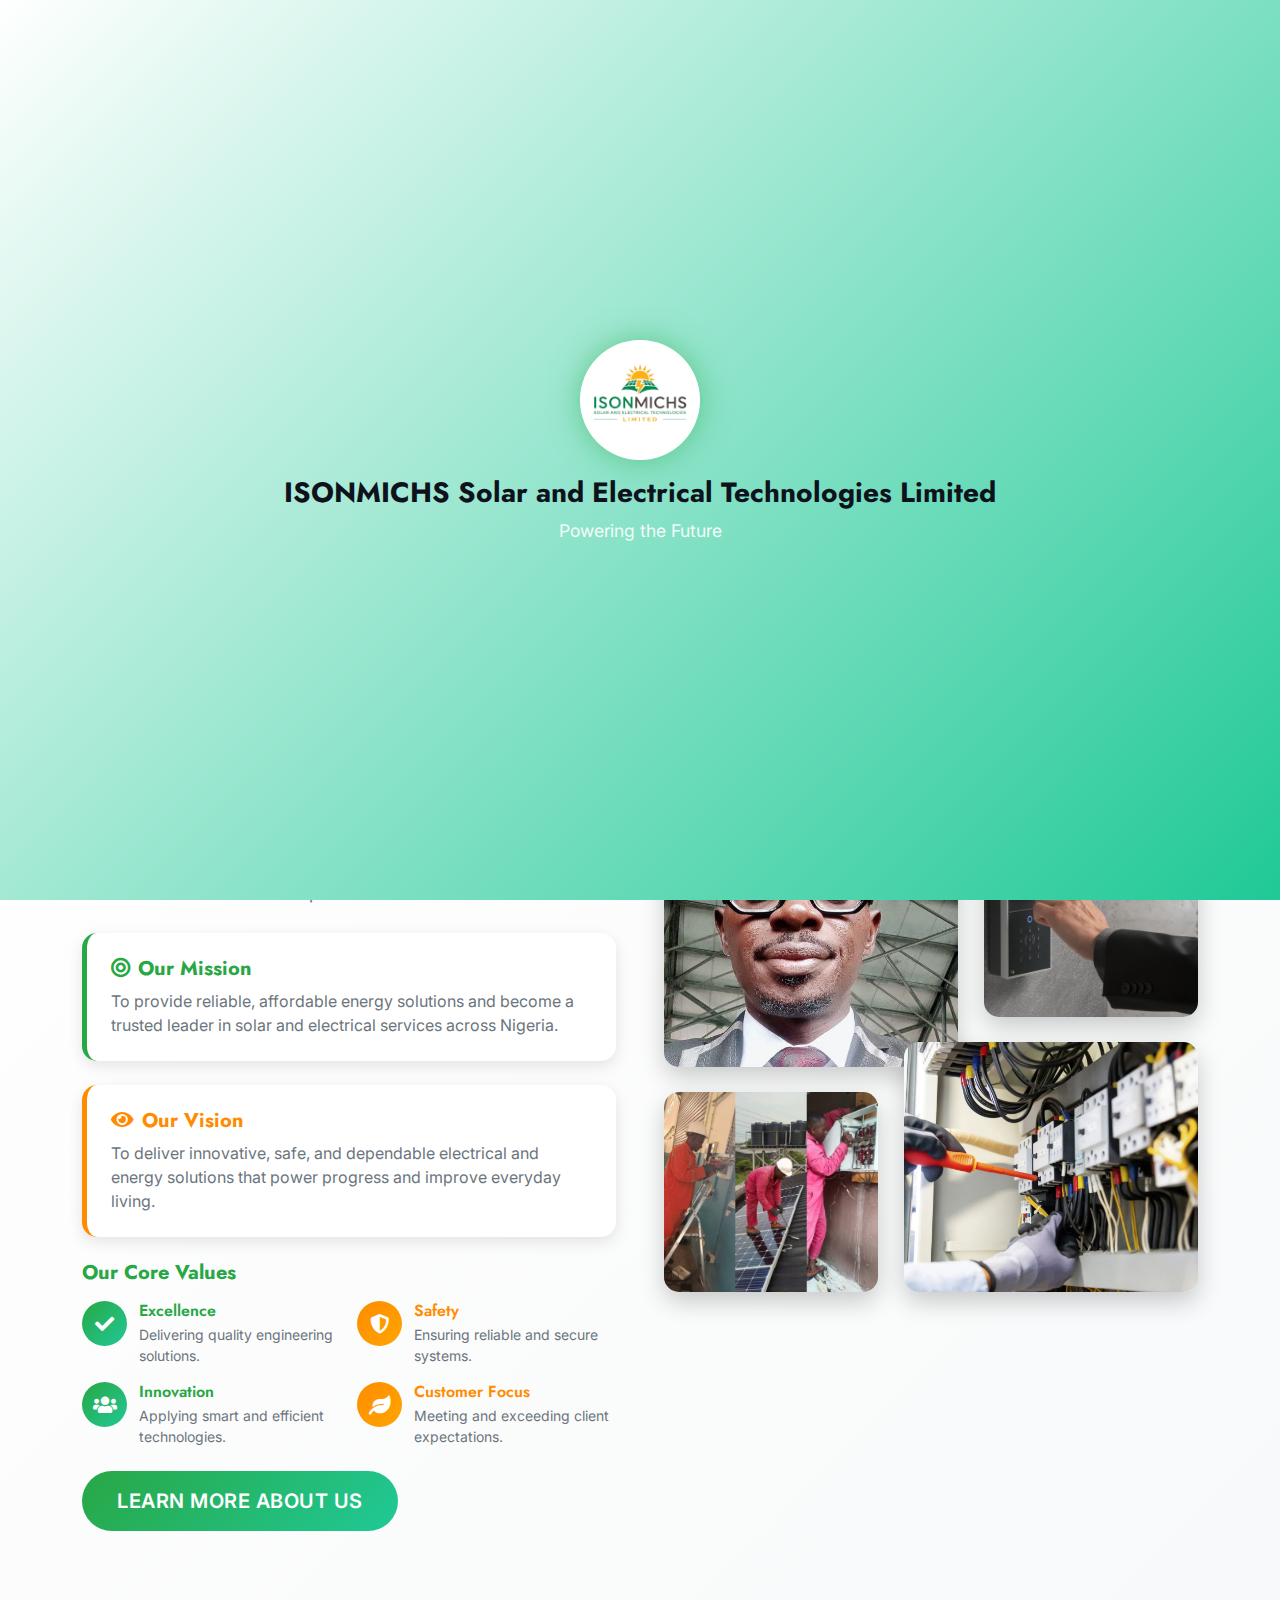
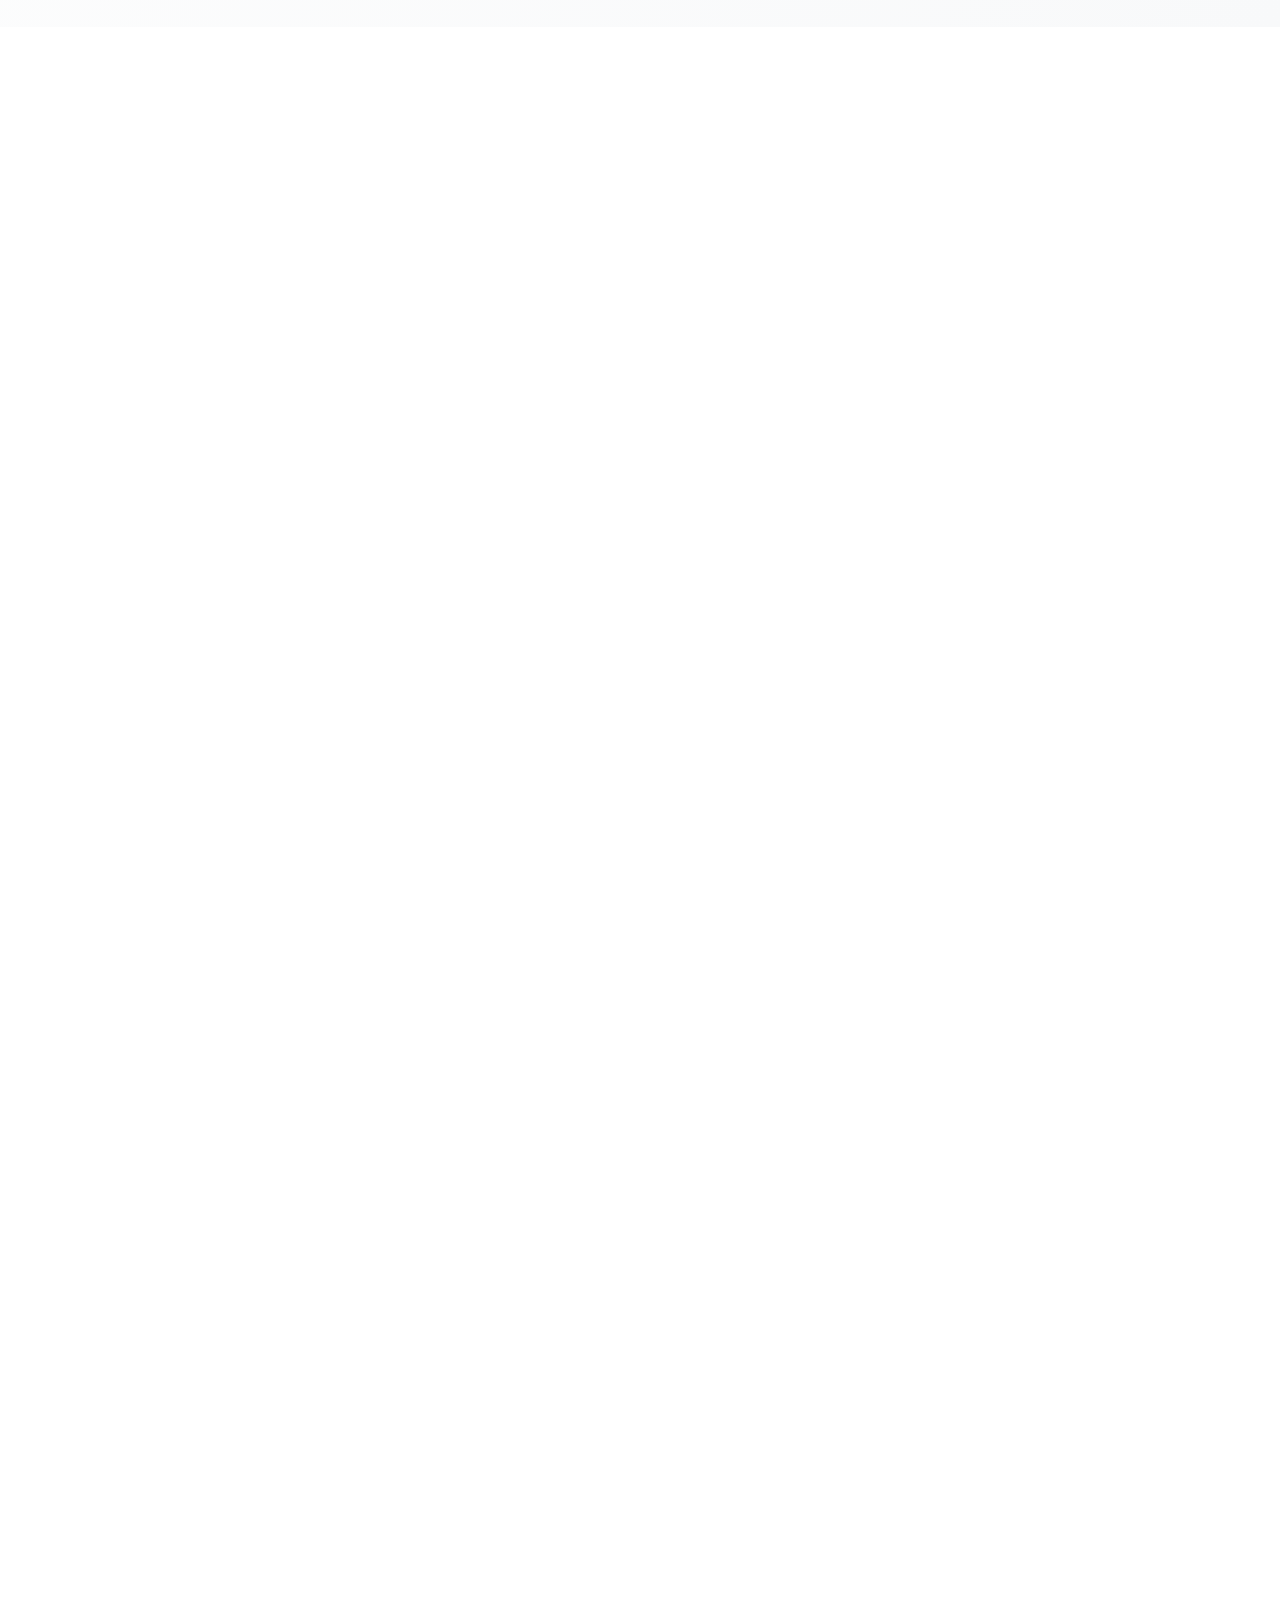
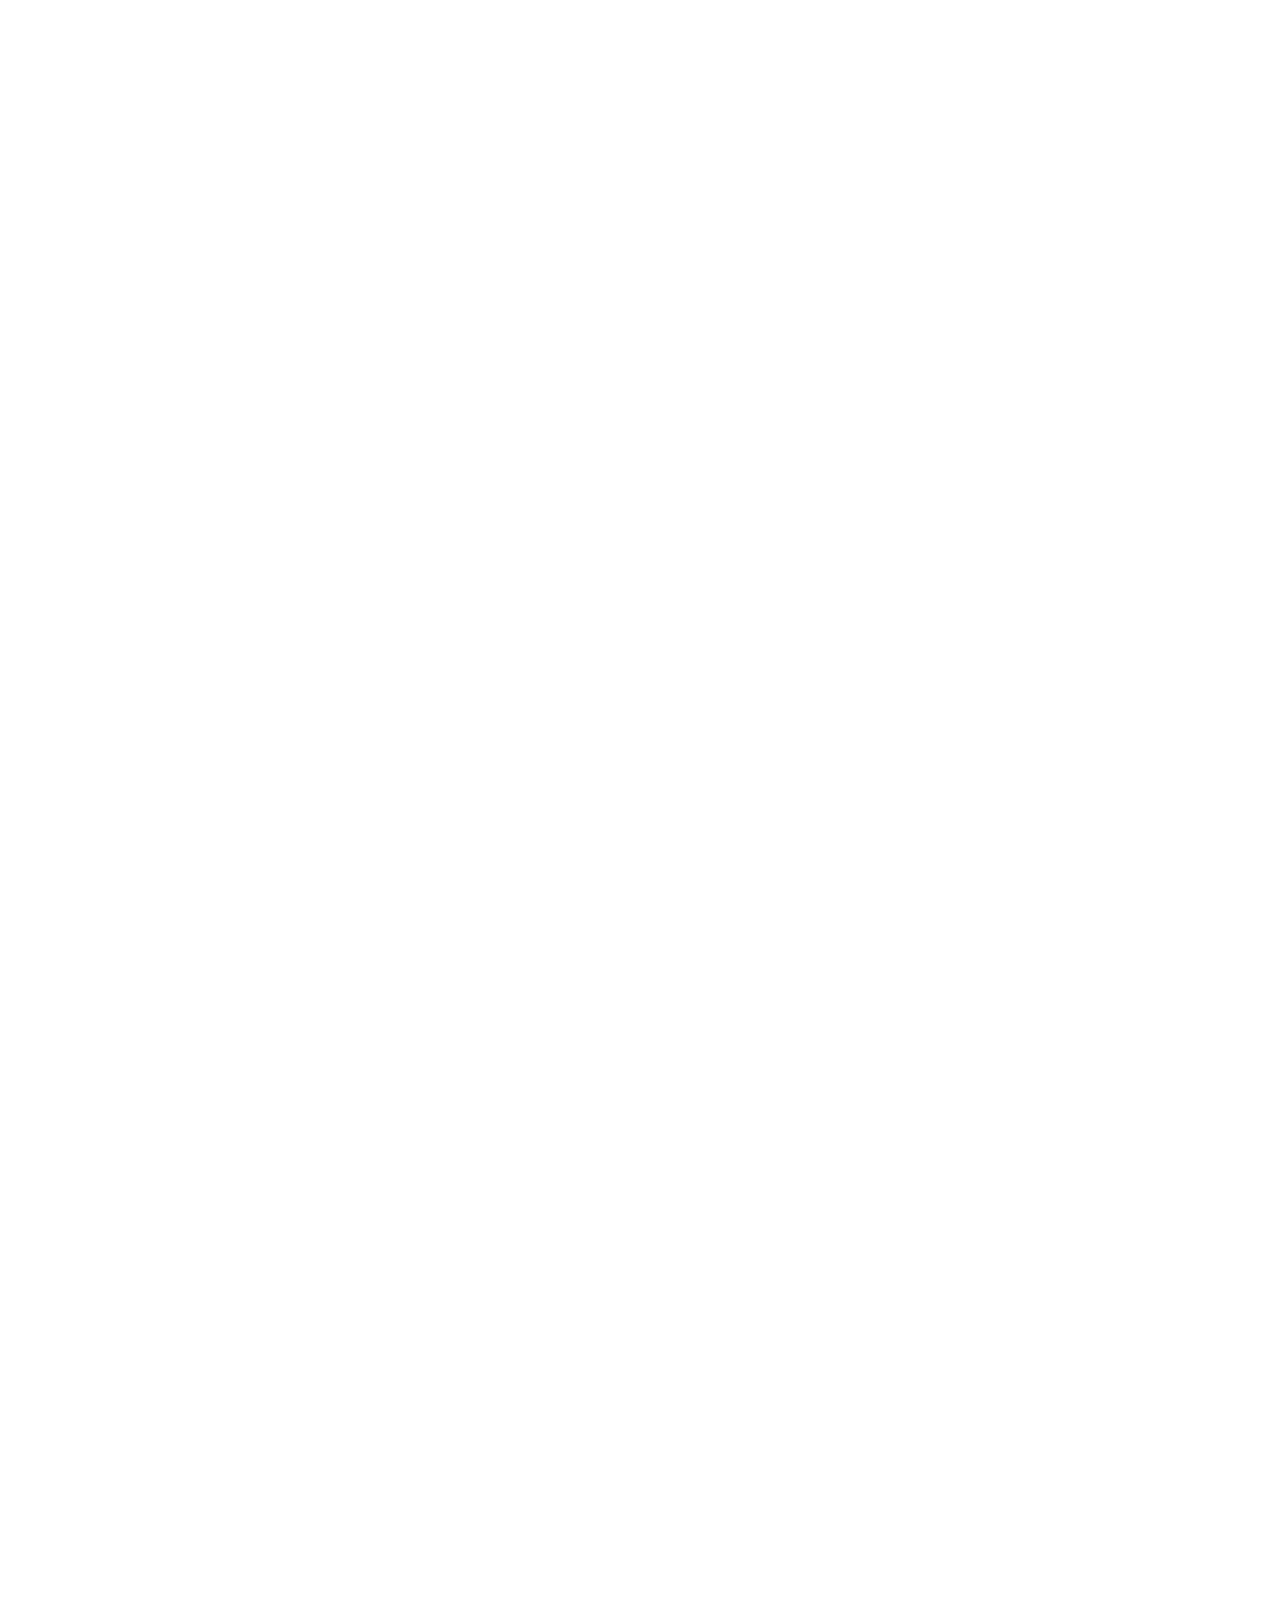
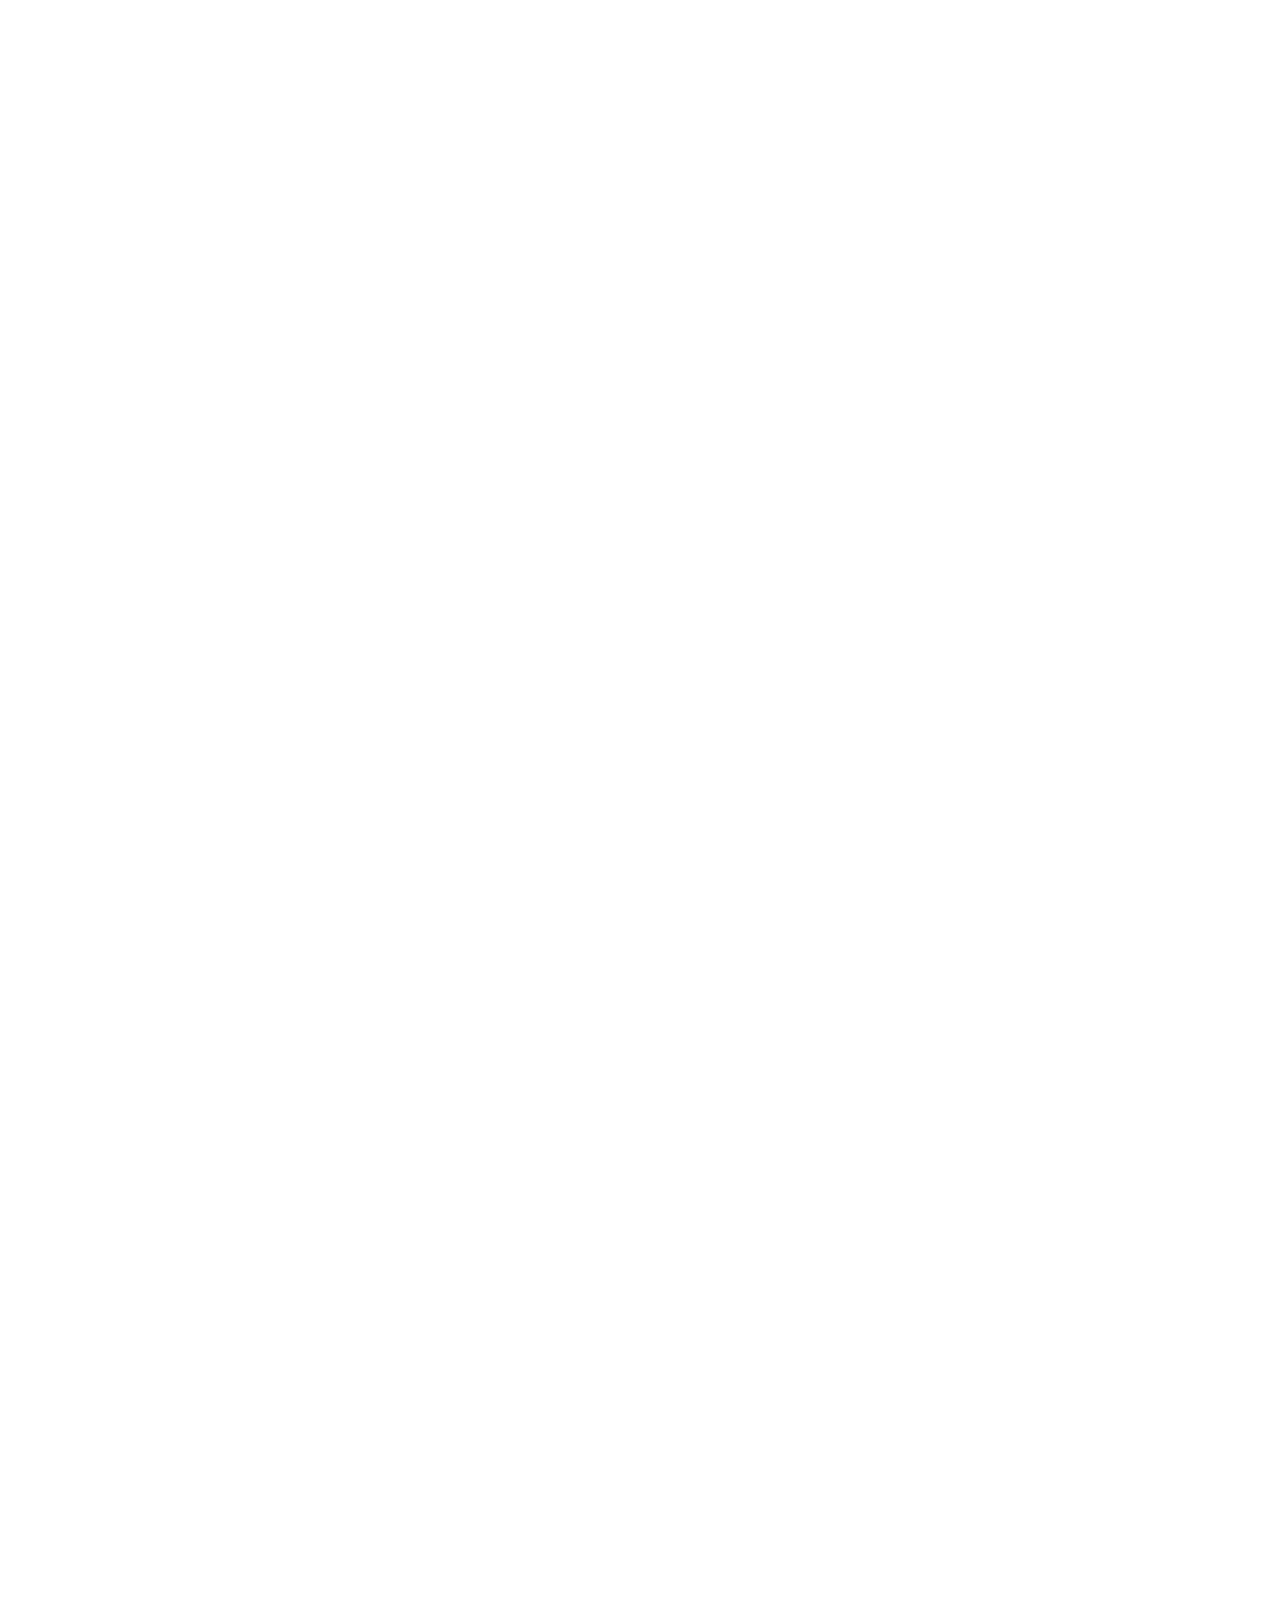
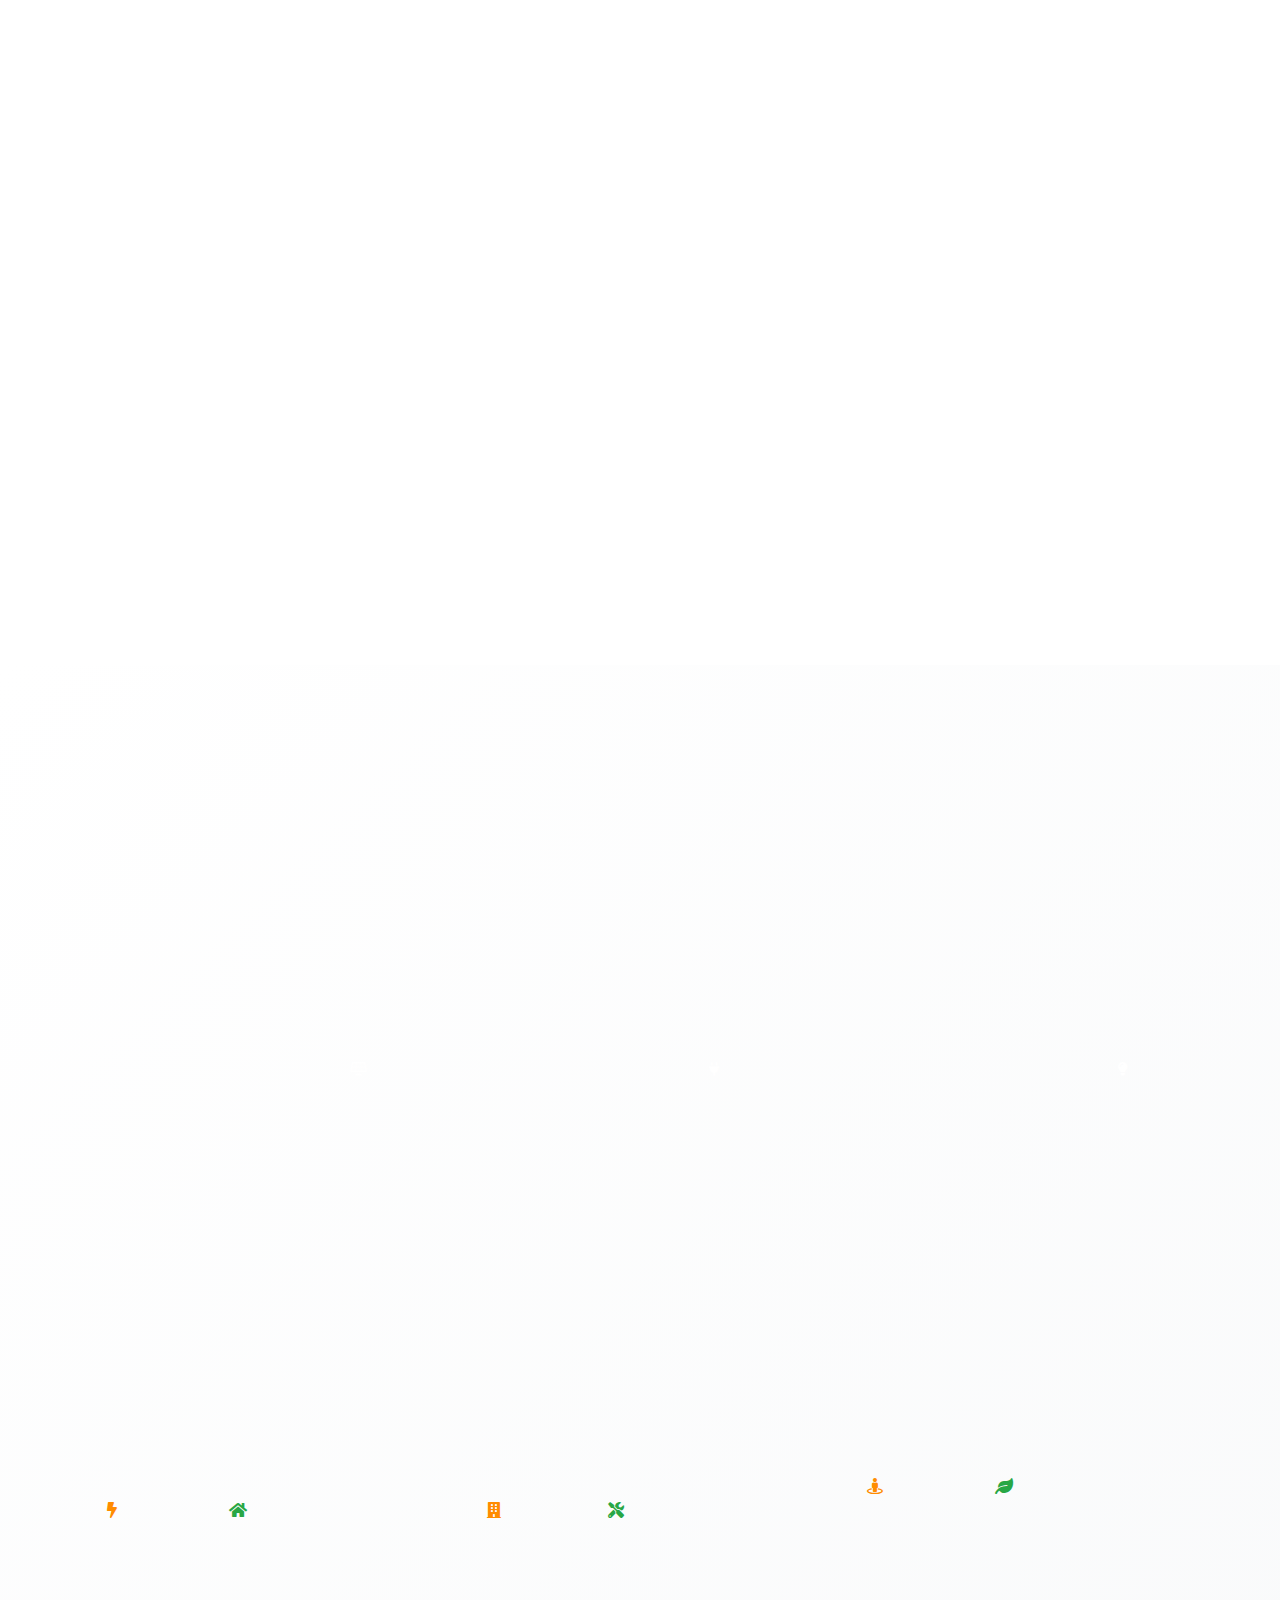
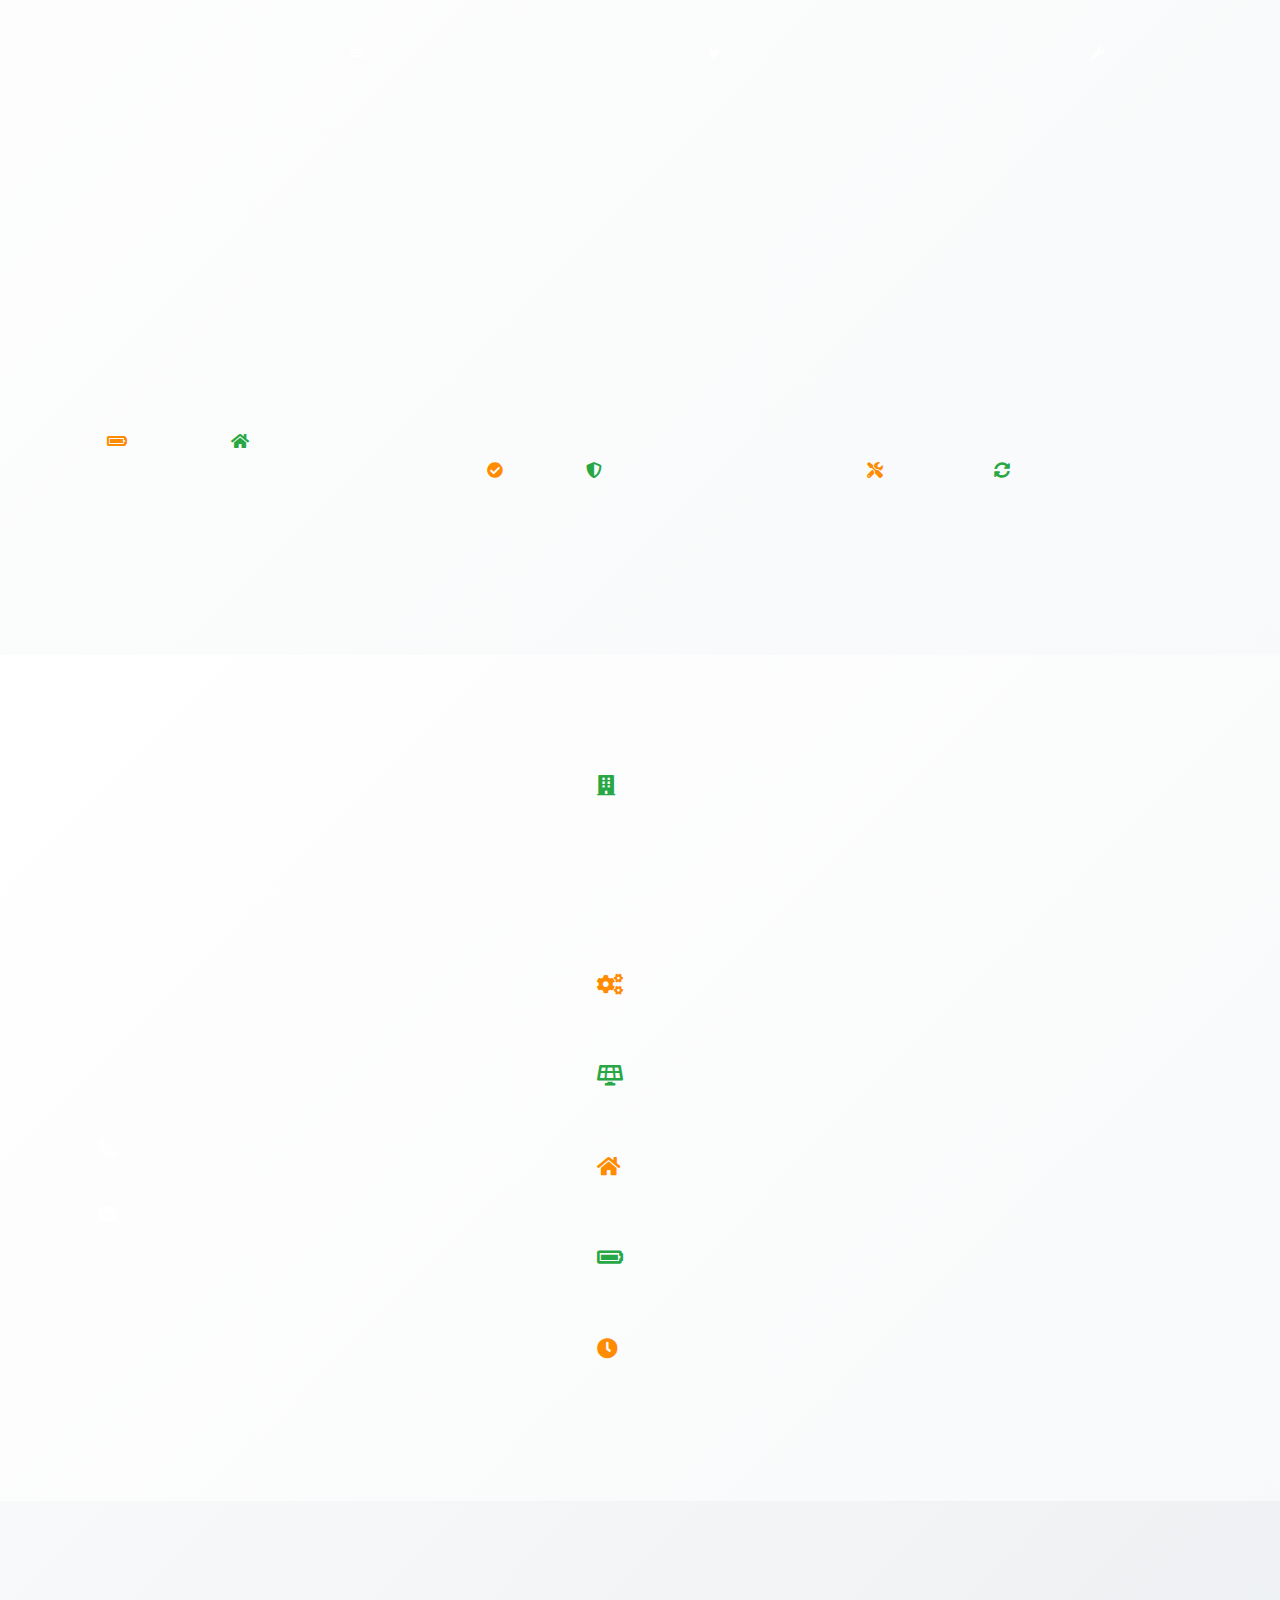
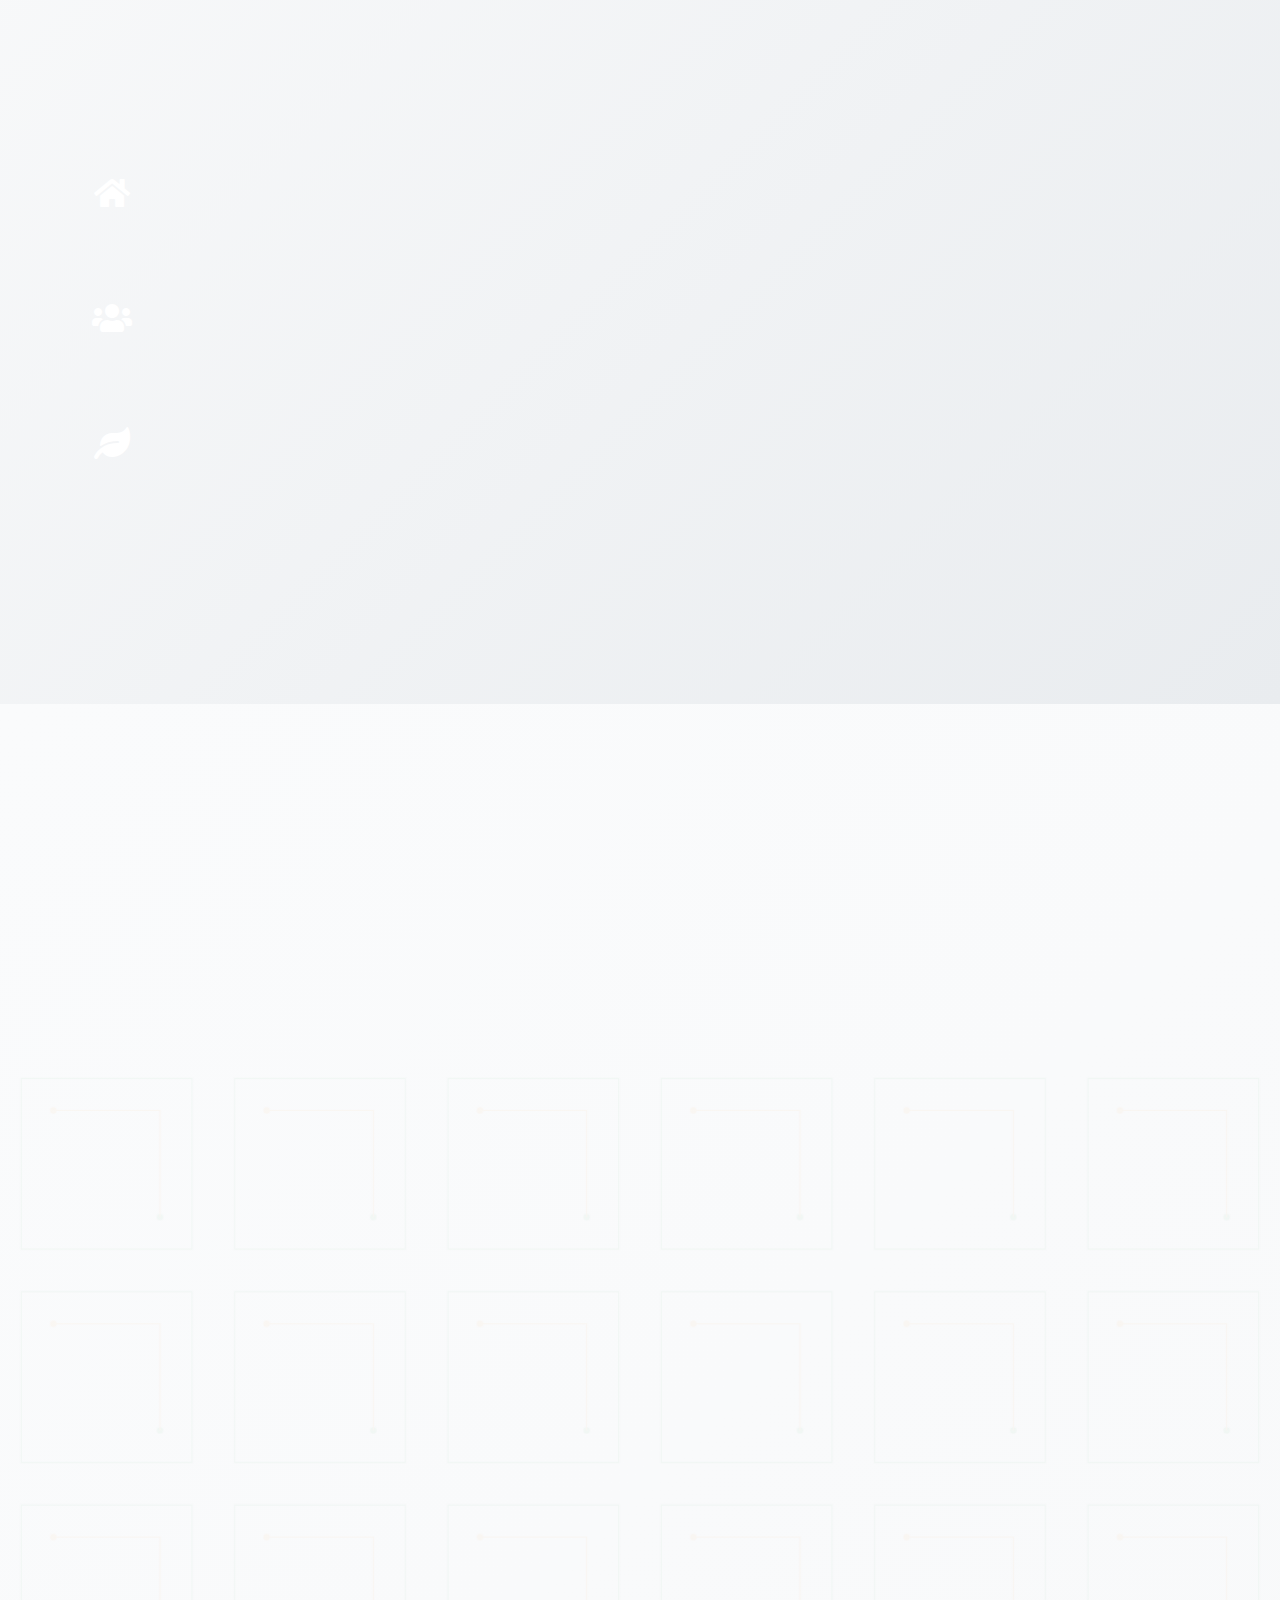
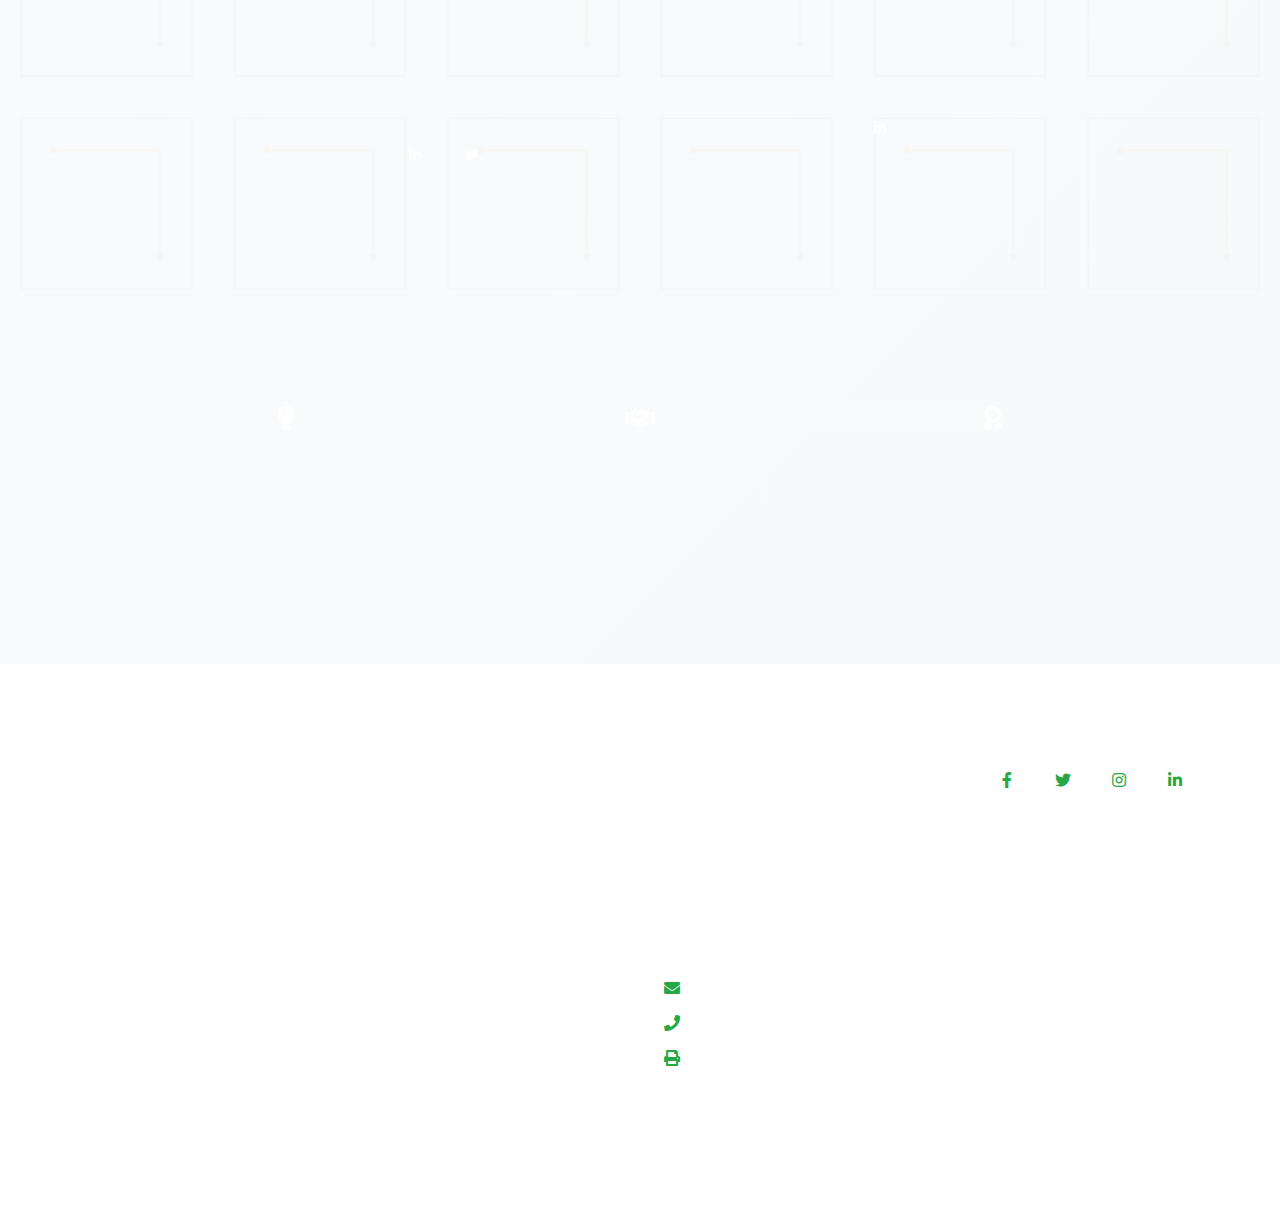
<file: about.html>
<!DOCTYPE html>
<html lang="en">

    <head>
        <meta charset="utf-8">
        <title>About Us - ISONMICHS Solar and Electrical Technologies Limited</title>
        <meta content="width=device-width, initial-scale=1.0" name="viewport">
        <meta content="solar energy, solar panels, renewable energy, clean energy, solar installation" name="keywords">
        <meta content="Learn about ISONMICHS Solar and Electrical Technologies Limited - Leading solar energy company providing clean, sustainable power solutions" name="description">
        <link rel="icon" type="image/jpeg" href="ISON.jpeg">

        <!-- Google Web Fonts -->
        <link rel="preconnect" href="https://fonts.googleapis.com">
        <link rel="preconnect" href="https://fonts.gstatic.com" crossorigin>
        <link href="https://fonts.googleapis.com/css2?family=Inter:wght@100..900&family=Edu+TAS+Beginner:wght@400..700&family=Jost:ital,wght@0,100..900;1,100..900&display=swap" rel="stylesheet">

        <!-- Icon Font Stylesheet -->
        <link rel="stylesheet" href="https://use.fontawesome.com/releases/v5.15.4/css/all.css"/>
        <link href="https://cdn.jsdelivr.net/npm/bootstrap-icons@1.4.1/font/bootstrap-icons.css" rel="stylesheet">

        <!-- Libraries Stylesheet -->
        <link rel="stylesheet" href="lib/animate/animate.min.css"/>
        <link href="lib/owlcarousel/assets/owl.carousel.min.css" rel="stylesheet">

        <!-- Customized Bootstrap Stylesheet -->
        <link href="css/bootstrap.min.css" rel="stylesheet">

        <!-- Template Stylesheet -->
        <link href="css/style.css" rel="stylesheet">
        
        <!-- Solar Enhancements Stylesheet -->
        <link href="css/solar-enhancements.css" rel="stylesheet">
    </head>

    <body>

        <!-- Loading Animation Start -->
        <div id="loading-screen" class="show position-fixed w-100 vh-100 top-0 start-0 d-flex align-items-center justify-content-center" style="background: linear-gradient(135deg, #ffffff, #20c997); z-index: 99999;">
            <div class="text-center">
                <img src="ISON.jpeg" alt="ISONMICHS Solar and Electrical Technologies Limited" class="loading-logo mb-3" style="width: 120px; height: 120px; border-radius: 50%; animation: pulse 2s infinite;">
                <div class="loading-text text-white">
                    <h3>ISONMICHS Solar and Electrical Technologies Limited</h3>
                    <p>Powering the Future</p>
                </div>
            </div>
        </div>
        <!-- Loading Animation End -->

        

        <!-- Navbar & Hero Start -->
        <div class="container-fluid header-top">
            <div class="container d-flex align-items-center">
                <div class="d-flex align-items-center h-100">
                    <a href="index.html" class="navbar-brand" style="height: 125px;">
                        <img src="ISON.jpeg" alt="ISONMICHS Solar and Electrical Technologies Limited" style="height: 80px; width: 80px; border-radius: 50%; object-fit: cover;">
                    </a>
                </div>
                <div class="w-100 h-100">
                    <div class="topbar px-0 py-2 d-none d-lg-block" style="height: 45px;">
                        <div class="row gx-0 align-items-center">
                            <div class="col-lg-8 text-center text-lg-center mb-lg-0">
                                <div class="d-flex flex-wrap">
                                    <div class="border-end border-primary pe-3">
                                        <a href="contact.html" class="text-muted small"><i class="fas fa-map-marker-alt text-primary me-2"></i>1 Road 5 Ewhuruibe Street Umueke Igwuruta Port Harcourt</a>
                                    </div>
                                    <div class="ps-3">
                                        <a href="mailto:isonmichsolar@gmail.com" class="text-muted small"><i class="fas fa-envelope text-primary me-2"></i>isonmichsolar@gmail.com</a>
                                    </div>
                                </div>
                            </div>
                            <div class="col-lg-4 text-center text-lg-end">
                                <div class="d-flex justify-content-end">
                                    <div class="d-flex border-end border-primary pe-3">
                                        <a class="btn p-0 text-primary me-3" href="https://www.facebook.com/isonmichs.integrated"><i class="fab fa-facebook-f"></i></a>
                                        <a class="btn p-0 text-primary me-3" href="https://x.com/Greatman079?t=ImSMDYt7X9eWyTy6RmzGMg&s=08"><i class="fab fa-twitter"></i></a>
                                        <a class="btn p-0 text-primary me-3" href="#"><i class="fab fa-instagram"></i></a>
                                        <a class="btn p-0 text-primary me-0" href="#"><i class="fab fa-linkedin-in"></i></a>
                                    </div>
                                   
                                </div>
                            </div>
                        </div>
                    </div>
                    <div class="nav-bar px-0 py-lg-0" style="height: 80px;">
                        <nav class="navbar navbar-expand-lg navbar-light d-flex justify-content-lg-end">
                            
                            <button class="navbar-toggler" type="button" data-bs-toggle="collapse" data-bs-target="#navbarCollapse">
                                <span class="fa fa-bars"></span>
                            </button>
                            <div class="collapse navbar-collapse" id="navbarCollapse">
                                <div class="navbar-nav mx-0 mx-lg-auto bg-white">
                                    <a href="index.html" class="nav-item nav-link">Home</a>
                                    <a href="about.html" class="nav-item nav-link active">About</a>
                                    <a href="service.html" class="nav-item nav-link">Service</a>
                                    <a href="blog.html" class="nav-item nav-link">Blog</a>
                                    <div class="nav-item dropdown">
                                        <a href="#" class="nav-link" data-bs-toggle="dropdown">
                                            <span class="dropdown-toggle">Pages</span>
                                        </a>
                                        <div class="dropdown-menu">
                                            <a href="project.html" class="dropdown-item">Our projects</a>
                                            <a href="team.html" class="dropdown-item">Our team</a>
                                            
                                        </div>
                                    </div>
                                    <a href="contact.html" class="nav-item nav-link">Contact</a>
                                    <div class="nav-btn ps-3">
                                        <button class="btn-search btn btn-primary btn-md-square mt-2 mt-lg-0 mb-4 mb-lg-0 flex-shrink-0" data-bs-toggle="modal" data-bs-target="#searchModal"><i class="fas fa-search"></i></button>
                                        <a href="contact.html" class="btn btn-primary py-2 px-4 ms-0 ms-lg-3"> Get Solution</a>
                                    </div>
                                </div>
                            </div>
                        </nav>
                    </div>
                </div>
            </div>
        </div>
        <!-- Navbar & Hero End -->

        <!-- Modal Search Start -->
        <div class="modal fade" id="searchModal" tabindex="-1" aria-labelledby="exampleModalLabel" aria-hidden="true">
            <div class="modal-dialog modal-fullscreen">
                <div class="modal-content rounded-0">
                    <div class="modal-header">
                        <h5 class="modal-title" id="exampleModalLabel">Search by keyword</h5>
                        <button type="button" class="btn-close" data-bs-dismiss="modal" aria-label="Close"></button>
                    </div>
                    <div class="modal-body d-flex align-items-center bg-primary">
                        <div class="input-group w-75 mx-auto d-flex">
                            <input type="search" class="form-control p-3" placeholder="keywords" aria-describedby="search-icon-1">
                            <span id="search-icon-1" class="btn bg-light border nput-group-text p-3"><i class="fa fa-search"></i></span>
                        </div>
                    </div>
                </div>
            </div>
        </div>
        <!-- Modal Search End -->


        <!-- Header Start -->
        <div class="container-fluid bg-breadcrumb about-header">
            <div class="container text-center py-5" style="max-width: 900px;">
                <h4 class="text-white display-4 mb-4 wow fadeInDown" data-wow-delay="0.1s">About Us</h4>
                <ol class="breadcrumb d-flex justify-content-center mb-0 wow fadeInDown" data-wow-delay="0.3s">
                    <li class="breadcrumb-item"><a href="index.html">Home</a></li>
                    <li class="breadcrumb-item"><a href="#">Pages</a></li>
                    <li class="breadcrumb-item active text-primary">About</li>
                </ol>    
            </div>
        </div>
        <!-- Header End -->


        <!-- About Start -->
    

    <!-- Hero Content -->
        

    <!-- Main Content Section -->
    <div class="container-fluid about-content-section py-5" style="background: linear-gradient(135deg, #ffffff 0%, #f8f9fa 100%);">
        <div class="container py-5">
            <div class="row g-5 align-items-center">
                <!-- Left Column: Text Content -->
                <div class="col-lg-6 wow fadeInLeft" data-wow-delay="0.2s">
                    <h2 class="mb-4" style="color: #28a745; font-size: 2.5rem; font-weight: bold;">Who We Are</h2>
                    <p class="mb-4" style="color: #6c757d; font-size: 1.1rem; line-height: 1.8;">ISONMICHS SOLAR AND ELECTRICAL TECHNOLOGIES LIMITED delivers professional electrical, solar, automation, and energy storage solutions for residential, commercial, and industrial clients. Our expertise spans electrical wiring, industrial automation and motor control panels, smart home systems, CCTV installation, solar power solutions, automatic changeovers, and lithium battery fabrication.

We are committed to safety, quality engineering, and reliable service, providing tailored solutions that meet modern power and automation demands.</p>
                    
                    <!-- Mission & Vision -->
                    <div class="mb-4 p-4 mission-box" style="background: white; border-radius: 15px; border-left: 5px solid #28a745; box-shadow: 0 5px 15px rgba(0,0,0,0.1); transition: all 0.3s ease;">
                        <h5 class="mb-2" style="color: #28a745; font-weight: bold;"><i class="fas fa-bullseye me-2"></i>Our Mission</h5>
                        <p class="mb-0" style="color: #6c757d;">To provide reliable, affordable energy solutions and become a trusted leader in solar and electrical services across Nigeria.</p>
                    </div>
                    
                    <div class="mb-4 p-4 vision-box" style="background: white; border-radius: 15px; border-left: 5px solid #ff8c00; box-shadow: 0 5px 15px rgba(0,0,0,0.1); transition: all 0.3s ease;">
                        <h5 class="mb-2" style="color: #ff8c00; font-weight: bold;"><i class="fas fa-eye me-2"></i>Our Vision</h5>
                        <p class="mb-0" style="color: #6c757d;">To deliver innovative, safe, and dependable electrical and energy solutions that power progress and improve everyday living.</p>
                    </div>
                    
                    <!-- Core Values -->
                    <h5 class="mb-3" style="color: #28a745; font-weight: bold;">Our Core Values</h5>
                    <div class="row g-3 mb-4">
                        <div class="col-md-6">
                            <div class="value-item d-flex align-items-start" style="transition: transform 0.3s ease;">
                                <div style="width: 45px; height: 45px; background: linear-gradient(135deg, #28a745, #20c997); border-radius: 50%; display: flex; align-items: center; justify-content: center; flex-shrink: 0; margin-right: 12px;">
                                    <i class="fas fa-check" style="color: white; font-size: 1.2rem;"></i>
                                </div>
                                <div>
                                    <h6 class="mb-1" style="color: #28a745; font-weight: 600;">Excellence</h6>
                                    <p class="mb-0 small" style="color: #6c757d;">Delivering quality engineering solutions.</p>
                                </div>
                            </div>
                        </div>
                        <div class="col-md-6">
                            <div class="value-item d-flex align-items-start" style="transition: transform 0.3s ease;">
                                <div style="width: 45px; height: 45px; background: linear-gradient(135deg, #ff8c00, #ffa500); border-radius: 50%; display: flex; align-items: center; justify-content: center; flex-shrink: 0; margin-right: 12px;">
                                    <i class="fas fa-shield-alt" style="color: white; font-size: 1.2rem;"></i>
                                </div>
                                <div>
                                    <h6 class="mb-1" style="color: #ff8c00; font-weight: 600;">Safety</h6>
                                    <p class="mb-0 small" style="color: #6c757d;">Ensuring reliable and secure systems.</p>
                                </div>
                            </div>
                        </div>
                        <div class="col-md-6">
                            <div class="value-item d-flex align-items-start" style="transition: transform 0.3s ease;">
                                <div style="width: 45px; height: 45px; background: linear-gradient(135deg, #28a745, #20c997); border-radius: 50%; display: flex; align-items: center; justify-content: center; flex-shrink: 0; margin-right: 12px;">
                                    <i class="fas fa-users" style="color: white; font-size: 1.2rem;"></i>
                                </div>
                                <div>
                                    <h6 class="mb-1" style="color: #28a745; font-weight: 600;">Innovation</h6>
                                    <p class="mb-0 small" style="color: #6c757d;">Applying smart and efficient technologies.</p>
                                </div>
                            </div>
                        </div>
                        <div class="col-md-6">
                            <div class="value-item d-flex align-items-start" style="transition: transform 0.3s ease;">
                                <div style="width: 45px; height: 45px; background: linear-gradient(135deg, #ff8c00, #ffa500); border-radius: 50%; display: flex; align-items: center; justify-content: center; flex-shrink: 0; margin-right: 12px;">
                                    <i class="fas fa-leaf" style="color: white; font-size: 1.2rem;"></i>
                                </div>
                                <div>
                                    <h6 class="mb-1" style="color: #ff8c00; font-weight: 600;">Customer Focus</h6>
                                    <p class="mb-0 small" style="color: #6c757d;">Meeting and exceeding client expectations.</p>
                                </div>
                            </div>
                        </div>
                    </div>
                    
                    <a class="btn btn-lg" href="about.html" style="background: linear-gradient(135deg, #28a745, #20c997); color: white; border: none; padding: 15px 35px; border-radius: 30px; font-weight: 600; transition: all 0.3s ease;">Learn More About Us</a>
                </div>
                
                <!-- Right Column: Image Collage -->
                <div class="col-lg-6 wow fadeInRight" data-wow-delay="0.4s">
                    <div class="image-collage-container" style="position: relative; height: 500px;">
                        <!-- Image 1 -->
                        <div class="collage-image collage-img-1" style="position: absolute; top: 0; left: 0; width: 55%; height: 55%; border-radius: 15px; overflow: hidden; box-shadow: 0 10px 25px rgba(0,0,0,0.2); transition: transform 0.3s ease;">
                            <img src="img/b1.jpg" style="width: 100%; height: 100%; object-fit: cover;" alt="Solar Installation">
                        </div>
                        
                        <!-- Image 2 -->
                        <div class="collage-image collage-img-2" style="position: absolute; top: 0; right: 0; width: 40%; height: 45%; border-radius: 15px; overflow: hidden; box-shadow: 0 10px 25px rgba(0,0,0,0.2); transition: transform 0.3s ease;">
                            <img src="img/year.png" style="width: 100%; height: 100%; object-fit: cover;" alt="Solar Panels">
                        </div>
                        
                        <!-- Image 3 -->
                        <div class="collage-image collage-img-3" style="position: absolute; bottom: 0; left: 0; width: 40%; height: 40%; border-radius: 15px; overflow: hidden; box-shadow: 0 10px 25px rgba(0,0,0,0.2); transition: transform 0.3s ease;">
                            <img src="img/12.jpg" style="width: 100%; height: 100%; object-fit: cover;" alt="Inverter System">
                        </div>
                        
                        <!-- Image 4 -->
                        <div class="collage-image collage-img-4" style="position: absolute; bottom: 0; right: 0; width: 55%; height: 50%; border-radius: 15px; overflow: hidden; box-shadow: 0 10px 25px rgba(0,0,0,0.2); transition: transform 0.3s ease;">
                            <img src="img/b4.jpeg" style="width: 100%; height: 100%; object-fit: cover;" alt="Electrical Work">
                        </div>
                    </div>
                </div>
            </div>
        </div>
    </div>

    <!-- Animated Counters Section -->
    
   <!-- How Our Power Solutions Work -->
    <div class="container-fluid energy-flow-section py-5" style="background: white;">
        <div class="container py-5">
            <div class="text-center mb-5 wow fadeInUp" data-wow-delay="0.1s">
                <h2 class="mb-3" style="color: #28a745; font-size: 2.5rem; font-weight: bold;">How Our Power Solutions Work</h2>
                <p class="lead" style="color: #6c757d;">From assessment to fully functional systems</p>
            </div>
            
            <div class="row g-4 align-items-center">
                <div class="col-lg-3 col-md-6 wow fadeInUp" data-wow-delay="0.2s">
                    <div class="flow-step text-center p-4" style="background: linear-gradient(135deg, #fff5e6, #ffffff); border-radius: 15px; box-shadow: 0 5px 15px rgba(0,0,0,0.1); transition: transform 0.3s ease;">
                        <div class="flow-icon mb-3" style="width: 80px; height: 80px; background: linear-gradient(135deg, #ff8c00, #ffa500); border-radius: 50%; display: flex; align-items: center; justify-content: center; margin: 0 auto;">
                            <i class="fas fa-search" style="color: white; font-size: 2rem;"></i>
                        </div>
                        <h5 style="color: #ff8c00; font-weight: bold;">1. Assessment & Planning</h5>
                        <p class="small" style="color: #6c757d;">We evaluate your power and automation needs and design the right solution.</p>
                    </div>
                </div>
                
                <div class="col-lg-3 col-md-6 wow fadeInUp" data-wow-delay="0.4s">
                    <div class="flow-step text-center p-4" style="background: linear-gradient(135deg, #e6f7ed, #ffffff); border-radius: 15px; box-shadow: 0 5px 15px rgba(0,0,0,0.1); transition: transform 0.3s ease;">
                        <div class="flow-icon mb-3" style="width: 80px; height: 80px; background: linear-gradient(135deg, #28a745, #20c997); border-radius: 50%; display: flex; align-items: center; justify-content: center; margin: 0 auto;">
                            <i class="fas fa-drafting-compass" style="color: white; font-size: 2rem;"></i>
                        </div>
                        <h5 style="color: #28a745; font-weight: bold;">2. System Design & Engineering</h5>
                        <p class="small" style="color: #6c757d;">Our engineers develop safe, efficient electrical and control systems.</p>
                    </div>
                </div>
                
                <div class="col-lg-3 col-md-6 wow fadeInUp" data-wow-delay="0.6s">
                    <div class="flow-step text-center p-4" style="background: linear-gradient(135deg, #fff5e6, #ffffff); border-radius: 15px; box-shadow: 0 5px 15px rgba(0,0,0,0.1); transition: transform 0.3s ease;">
                        <div class="flow-icon mb-3" style="width: 80px; height: 80px; background: linear-gradient(135deg, #ff8c00, #ffa500); border-radius: 50%; display: flex; align-items: center; justify-content: center; margin: 0 auto;">
                            <i class="fas fa-tools" style="color: white; font-size: 2rem;"></i>
                        </div>
                        <h5 style="color: #ff8c00; font-weight: bold;">3. Installation & Integration</h5>
                        <p class="small" style="color: #6c757d;">Professional installation of solar, automation, and control systems.</p>
                    </div>
                </div>
                
                <div class="col-lg-3 col-md-6 wow fadeInUp" data-wow-delay="0.8s">
                    <div class="flow-step text-center p-4" style="background: linear-gradient(135deg, #e6f7ed, #ffffff); border-radius: 15px; box-shadow: 0 5px 15px rgba(0,0,0,0.1); transition: transform 0.3s ease;">
                        <div class="flow-icon mb-3" style="width: 80px; height: 80px; background: linear-gradient(135deg, #28a745, #20c997); border-radius: 50%; display: flex; align-items: center; justify-content: center; margin: 0 auto;">
                            <i class="fas fa-check-circle" style="color: white; font-size: 2rem;"></i>
                        </div>
                        <h5 style="color: #28a745; font-weight: bold;">4. Testing & Commissioning</h5>
                        <p class="small" style="color: #6c757d;">We test, activate, and hand over a fully functional system with support.</p>
                    </div>
                </div>
            </div>
        </div>
    </div>
    <!-- About End -->

<!-- Banner Start -->
    <div class="container-fluid banner py-5 wow zoomIn" data-wow-delay="0.2s" style="position: relative; overflow: hidden;">
        <!-- Background Image Slideshow -->
        <div class="banner-slideshow">
            <div class="banner-slide active">
                <img src="img/b2.jpeg" alt="Solar Installation">
            </div>
            <div class="banner-slide">
                <img src="img/b1.jpg" alt="Electrical Work">
            </div>
            <div class="banner-slide">
                <img src="img/b9.jpeg" alt="Solar Panels">
            </div>
            <div class="banner-slide">
                <img src="img/b8.jpg" alt="Power Solutions">
            </div>
        </div>
        
        <!-- Overlay -->
        <div class="banner-overlay" style="position: absolute; top: 0; left: 0; right: 0; bottom: 0; background: rgba(0, 0, 0, 0.6); z-index: 1;"></div>
        
        <div class="banner-design-1"></div>
        <div class="banner-design-2"></div>
        <div class="container py-5" style="position: relative; z-index: 2;">
            <div class="row g-5">
                <div class="col-lg-8">
                    <div class="">
                        <h4 class="text-white">Contact With Us</h4>
                        <h4 class="text-white">Mission & Vision</h4>
                        <h4 class="display-4 text-white mb-0"> To deliver innovative, safe, and dependable electrical and energy solutions that power progress and improve everyday living.</h4>
                    </div>
                </div>
                <div class="col-lg-4">
                    <div class="d-flex align-items-center justify-content-lg-end h-100">
                        <a class="btn btn-primary py-3 px-4 px-md-5 ms-2" href="service.html">EXPLORE MORE</a>
                    </div>
                </div>
            </div>
        </div>
    </div>
    <!-- Banner End -->
 <!-- Projects Start -->
    <div class="container-fluid projects-section py-5" style="background: linear-gradient(135deg, #ffffff 0%, #f8f9fa 100%);">
        <div class="container py-5">
            <!-- Section Header -->
            <div class="text-center mb-5 wow fadeInUp" data-wow-delay="0.1s">
                <h2 class="display-5 mb-3" style="color: #28a745; font-weight: bold;">Our Projects</h2>
                <p class="lead mx-auto" style="max-width: 700px; color: #6c757d;">Delivering quality solar and electrical solutions across Nigeria. From residential homes to commercial buildings, we bring reliable power to every project.</p>
            </div>

            <!-- Filter Buttons -->
            <div class="text-center mb-5 wow fadeInUp" data-wow-delay="0.2s">
                <div class="project-filters d-inline-flex flex-wrap justify-content-center gap-3">
                    <button class="filter-btn active" data-filter="all" style="padding: 10px 25px; border: 2px solid #28a745; background: #28a745; color: white; border-radius: 25px; font-weight: 600; transition: all 0.3s ease; cursor: pointer;">
                        All Projects
                    </button>
                    <button class="filter-btn" data-filter="residential" style="padding: 10px 25px; border: 2px solid #28a745; background: white; color: #28a745; border-radius: 25px; font-weight: 600; transition: all 0.3s ease; cursor: pointer;">
                        Residential
                    </button>
                    <button class="filter-btn" data-filter="commercial" style="padding: 10px 25px; border: 2px solid #ff8c00; background: white; color: #ff8c00; border-radius: 25px; font-weight: 600; transition: all 0.3s ease; cursor: pointer;">
                        Commercial
                    </button>
                    <button class="filter-btn" data-filter="solar" style="padding: 10px 25px; border: 2px solid #28a745; background: white; color: #28a745; border-radius: 25px; font-weight: 600; transition: all 0.3s ease; cursor: pointer;">
                        Solar
                    </button>
                    <button class="filter-btn" data-filter="electrical" style="padding: 10px 25px; border: 2px solid #ff8c00; background: white; color: #ff8c00; border-radius: 25px; font-weight: 600; transition: all 0.3s ease; cursor: pointer;">
                        Electrical
                    </button>
                </div>
            </div>

            <!-- Projects Grid -->
            <div class="row g-4 projects-grid">
                <!-- Project 1 -->
                <div class="col-lg-4 col-md-6 project-item wow fadeInUp" data-wow-delay="0.2s" data-category="residential solar">
                    <div class="project-card" style="background: white; border-radius: 15px; overflow: hidden; box-shadow: 0 5px 20px rgba(0,0,0,0.1); transition: all 0.3s ease; cursor: pointer; height: 100%;">
                        <div class="project-image" style="position: relative; overflow: hidden; height: 250px;">
                            <img src="img/solar-panel-7518786_1280.jpg" alt="Residential Solar" style="width: 100%; height: 100%; object-fit: cover; transition: transform 0.3s ease;">
                            <div class="project-overlay" style="position: absolute; top: 0; left: 0; right: 0; bottom: 0; background: linear-gradient(135deg, rgba(40, 167, 69, 0.9), rgba(32, 201, 151, 0.9)); opacity: 0; transition: opacity 0.3s ease; display: flex; align-items: center; justify-content: center;">
                                <i class="fas fa-search-plus" style="color: white; font-size: 2rem;"></i>
                            </div>
                            <div class="project-badge" style="position: absolute; top: 15px; right: 15px; background: #28a745; color: white; padding: 5px 15px; border-radius: 20px; font-size: 0.85rem; font-weight: 600;">
                                <i class="fas fa-solar-panel me-1"></i> Solar
                            </div>
                        </div>
                        <div class="project-content" style="padding: 25px;">
                            <h4 class="mb-3" style="color: #28a745; font-weight: bold;">Residential Solar Installation</h4>
                            <p class="text-muted mb-3">Installed high-efficiency solar panels with inverter and battery backup for a 3-bedroom home. Ensured clean, stable, and affordable energy.</p>
                            <div class="project-impact d-flex align-items-center gap-3 mb-3">
                                <div class="impact-item" style="display: flex; align-items: center; gap: 5px;">
                                    <i class="fas fa-bolt" style="color: #ff8c00; font-size: 1rem;"></i>
                                    <span style="font-size: 0.9rem; color: #6c757d;">5kW System</span>
                                </div>
                                <div class="impact-item" style="display: flex; align-items: center; gap: 5px;">
                                    <i class="fas fa-home" style="color: #28a745; font-size: 1rem;"></i>
                                    <span style="font-size: 0.9rem; color: #6c757d;">Residential</span>
                                </div>
                            </div>
                            <a href="project.html" class="btn btn-sm" style="background: linear-gradient(135deg, #28a745, #20c997); color: white; border: none; padding: 8px 20px; border-radius: 20px;">View Details</a>
                        </div>
                    </div>
                </div>

                <!-- Project 2 -->
                <div class="col-lg-4 col-md-6 project-item wow fadeInUp" data-wow-delay="0.4s" data-category="commercial electrical">
                    <div class="project-card" style="background: white; border-radius: 15px; overflow: hidden; box-shadow: 0 5px 20px rgba(0,0,0,0.1); transition: all 0.3s ease; cursor: pointer; height: 100%;">
                        <div class="project-image" style="position: relative; overflow: hidden; height: 250px;">
                            <img src="img/b11.jpeg" alt="Commercial Electrical" style="width: 100%; height: 100%; object-fit: cover; transition: transform 0.3s ease;">
                            <div class="project-overlay" style="position: absolute; top: 0; left: 0; right: 0; bottom: 0; background: linear-gradient(135deg, rgba(255, 140, 0, 0.9), rgba(255, 165, 0, 0.9)); opacity: 0; transition: opacity 0.3s ease; display: flex; align-items: center; justify-content: center;">
                                <i class="fas fa-search-plus" style="color: white; font-size: 2rem;"></i>
                            </div>
                            <div class="project-badge" style="position: absolute; top: 15px; right: 15px; background: #ff8c00; color: white; padding: 5px 15px; border-radius: 20px; font-size: 0.85rem; font-weight: 600;">
                                <i class="fas fa-plug me-1"></i> Electrical
                            </div>
                        </div>
                        <div class="project-content" style="padding: 25px;">
                            <h4 class="mb-3" style="color: #ff8c00; font-weight: bold;">Commercial Electrical Setup</h4>
                            <p class="text-muted mb-3">Complete electrical wiring and inverter system for an office building. Focused on safety, reliability, and professional layout.</p>
                            <div class="project-impact d-flex align-items-center gap-3 mb-3">
                                <div class="impact-item" style="display: flex; align-items: center; gap: 5px;">
                                    <i class="fas fa-building" style="color: #ff8c00; font-size: 1rem;"></i>
                                    <span style="font-size: 0.9rem; color: #6c757d;">Commercial</span>
                                </div>
                                <div class="impact-item" style="display: flex; align-items: center; gap: 5px;">
                                    <i class="fas fa-tools" style="color: #28a745; font-size: 1rem;"></i>
                                    <span style="font-size: 0.9rem; color: #6c757d;">Full Setup</span>
                                </div>
                            </div>
                            <a href="project.html" class="btn btn-sm" style="background: linear-gradient(135deg, #ff8c00, #ffa500); color: white; border: none; padding: 8px 20px; border-radius: 20px;">View Details</a>
                        </div>
                    </div>
                </div>

                <!-- Project 3 -->
                <div class="col-lg-4 col-md-6 project-item wow fadeInUp" data-wow-delay="0.6s" data-category="solar">
                    <div class="project-card" style="background: white; border-radius: 15px; overflow: hidden; box-shadow: 0 5px 20px rgba(0,0,0,0.1); transition: all 0.3s ease; cursor: pointer; height: 100%;">
                        <div class="project-image" style="position: relative; overflow: hidden; height: 250px;">
                            <img src="img/electrician-3771318_1280.jpg" alt="Solar Street Lighting" style="width: 100%; height: 100%; object-fit: cover; transition: transform 0.3s ease;">
                            <div class="project-overlay" style="position: absolute; top: 0; left: 0; right: 0; bottom: 0; background: linear-gradient(135deg, rgba(40, 167, 69, 0.9), rgba(32, 201, 151, 0.9)); opacity: 0; transition: opacity 0.3s ease; display: flex; align-items: center; justify-content: center;">
                                <i class="fas fa-search-plus" style="color: white; font-size: 2rem;"></i>
                            </div>
                            <div class="project-badge" style="position: absolute; top: 15px; right: 15px; background: #28a745; color: white; padding: 5px 15px; border-radius: 20px; font-size: 0.85rem; font-weight: 600;">
                                <i class="fas fa-lightbulb me-1"></i> Solar
                            </div>
                        </div>
                        <div class="project-content" style="padding: 25px;">
                            <h4 class="mb-3" style="color: #28a745; font-weight: bold;">Solar Street Lighting Project</h4>
                            <p class="text-muted mb-3">Installed solar street lights for an estate, providing safe and sustainable lighting for the entire community.</p>
                            <div class="project-impact d-flex align-items-center gap-3 mb-3">
                                <div class="impact-item" style="display: flex; align-items: center; gap: 5px;">
                                    <i class="fas fa-street-view" style="color: #ff8c00; font-size: 1rem;"></i>
                                    <span style="font-size: 0.9rem; color: #6c757d;">Street Lights</span>
                                </div>
                                <div class="impact-item" style="display: flex; align-items: center; gap: 5px;">
                                    <i class="fas fa-leaf" style="color: #28a745; font-size: 1rem;"></i>
                                    <span style="font-size: 0.9rem; color: #6c757d;">Eco-Friendly</span>
                                </div>
                            </div>
                            <a href="project.html" class="btn btn-sm" style="background: linear-gradient(135deg, #28a745, #20c997); color: white; border: none; padding: 8px 20px; border-radius: 20px;">View Details</a>
                        </div>
                    </div>
                </div>

                <!-- Project 4 -->
                <div class="col-lg-4 col-md-6 project-item wow fadeInUp" data-wow-delay="0.8s" data-category="residential solar">
                    <div class="project-card" style="background: white; border-radius: 15px; overflow: hidden; box-shadow: 0 5px 20px rgba(0,0,0,0.1); transition: all 0.3s ease; cursor: pointer; height: 100%;">
                        <div class="project-image" style="position: relative; overflow: hidden; height: 250px;">
                            <img src="img/b3.jpeg" alt="Inverter Installation" style="width: 100%; height: 100%; object-fit: cover; transition: transform 0.3s ease;">
                            <div class="project-overlay" style="position: absolute; top: 0; left: 0; right: 0; bottom: 0; background: linear-gradient(135deg, rgba(255, 140, 0, 0.9), rgba(255, 165, 0, 0.9)); opacity: 0; transition: opacity 0.3s ease; display: flex; align-items: center; justify-content: center;">
                                <i class="fas fa-search-plus" style="color: white; font-size: 2rem;"></i>
                            </div>
                            <div class="project-badge" style="position: absolute; top: 15px; right: 15px; background: #ff8c00; color: white; padding: 5px 15px; border-radius: 20px; font-size: 0.85rem; font-weight: 600;">
                                <i class="fas fa-battery-full me-1"></i> Solar
                            </div>
                        </div>
                        <div class="project-content" style="padding: 25px;">
                            <h4 class="mb-3" style="color: #ff8c00; font-weight: bold;">Inverter & Battery System</h4>
                            <p class="text-muted mb-3">Installed powerful inverter and battery backup system ensuring 24/7 power availability for a family home.</p>
                            <div class="project-impact d-flex align-items-center gap-3 mb-3">
                                <div class="impact-item" style="display: flex; align-items: center; gap: 5px;">
                                    <i class="fas fa-battery-full" style="color: #ff8c00; font-size: 1rem;"></i>
                                    <span style="font-size: 0.9rem; color: #6c757d;">24/7 Power</span>
                                </div>
                                <div class="impact-item" style="display: flex; align-items: center; gap: 5px;">
                                    <i class="fas fa-home" style="color: #28a745; font-size: 1rem;"></i>
                                    <span style="font-size: 0.9rem; color: #6c757d;">Residential</span>
                                </div>
                            </div>
                            <a href="project.html" class="btn btn-sm" style="background: linear-gradient(135deg, #ff8c00, #ffa500); color: white; border: none; padding: 8px 20px; border-radius: 20px;">View Details</a>
                        </div>
                    </div>
                </div>

                <!-- Project 5 -->
                <div class="col-lg-4 col-md-6 project-item wow fadeInUp" data-wow-delay="1s" data-category="electrical">
                    <div class="project-card" style="background: white; border-radius: 15px; overflow: hidden; box-shadow: 0 5px 20px rgba(0,0,0,0.1); transition: all 0.3s ease; cursor: pointer; height: 100%;">
                        <div class="project-image" style="position: relative; overflow: hidden; height: 250px;">
                            <img src="img/b4.jpeg" alt="Electrical Wiring" style="width: 100%; height: 100%; object-fit: cover; transition: transform 0.3s ease;">
                            <div class="project-overlay" style="position: absolute; top: 0; left: 0; right: 0; bottom: 0; background: linear-gradient(135deg, rgba(40, 167, 69, 0.9), rgba(32, 201, 151, 0.9)); opacity: 0; transition: opacity 0.3s ease; display: flex; align-items: center; justify-content: center;">
                                <i class="fas fa-search-plus" style="color: white; font-size: 2rem;"></i>
                            </div>
                            <div class="project-badge" style="position: absolute; top: 15px; right: 15px; background: #28a745; color: white; padding: 5px 15px; border-radius: 20px; font-size: 0.85rem; font-weight: 600;">
                                <i class="fas fa-plug me-1"></i> Electrical
                            </div>
                        </div>
                        <div class="project-content" style="padding: 25px;">
                            <h4 class="mb-3" style="color: #28a745; font-weight: bold;">Professional Electrical Wiring</h4>
                            <p class="text-muted mb-3">Complete electrical wiring for a new building with modern safety standards and neat cable management.</p>
                            <div class="project-impact d-flex align-items-center gap-3 mb-3">
                                <div class="impact-item" style="display: flex; align-items: center; gap: 5px;">
                                    <i class="fas fa-check-circle" style="color: #ff8c00; font-size: 1rem;"></i>
                                    <span style="font-size: 0.9rem; color: #6c757d;">Certified</span>
                                </div>
                                <div class="impact-item" style="display: flex; align-items: center; gap: 5px;">
                                    <i class="fas fa-shield-alt" style="color: #28a745; font-size: 1rem;"></i>
                                    <span style="font-size: 0.9rem; color: #6c757d;">Safe</span>
                                </div>
                            </div>
                            <a href="project.html" class="btn btn-sm" style="background: linear-gradient(135deg, #28a745, #20c997); color: white; border: none; padding: 8px 20px; border-radius: 20px;">View Details</a>
                        </div>
                    </div>
                </div>

                <!-- Project 6 -->
                <div class="col-lg-4 col-md-6 project-item wow fadeInUp" data-wow-delay="1.2s" data-category="solar electrical">
                    <div class="project-card" style="background: white; border-radius: 15px; overflow: hidden; box-shadow: 0 5px 20px rgba(0,0,0,0.1); transition: all 0.3s ease; cursor: pointer; height: 100%;">
                        <div class="project-image" style="position: relative; overflow: hidden; height: 250px;">
                            <img src="img/b8.jpg" alt="System Upgrade" style="width: 100%; height: 100%; object-fit: cover; transition: transform 0.3s ease;">
                            <div class="project-overlay" style="position: absolute; top: 0; left: 0; right: 0; bottom: 0; background: linear-gradient(135deg, rgba(255, 140, 0, 0.9), rgba(255, 165, 0, 0.9)); opacity: 0; transition: opacity 0.3s ease; display: flex; align-items: center; justify-content: center;">
                                <i class="fas fa-search-plus" style="color: white; font-size: 2rem;"></i>
                            </div>
                            <div class="project-badge" style="position: absolute; top: 15px; right: 15px; background: #ff8c00; color: white; padding: 5px 15px; border-radius: 20px; font-size: 0.85rem; font-weight: 600;">
                                <i class="fas fa-wrench me-1"></i> Upgrade
                            </div>
                        </div>
                        <div class="project-content" style="padding: 25px;">
                            <h4 class="mb-3" style="color: #ff8c00; font-weight: bold;">System Repairs & Upgrades</h4>
                            <p class="text-muted mb-3">Maintained and upgraded existing solar and electrical systems for multiple clients, ensuring optimal performance.</p>
                            <div class="project-impact d-flex align-items-center gap-3 mb-3">
                                <div class="impact-item" style="display: flex; align-items: center; gap: 5px;">
                                    <i class="fas fa-tools" style="color: #ff8c00; font-size: 1rem;"></i>
                                    <span style="font-size: 0.9rem; color: #6c757d;">Maintenance</span>
                                </div>
                                <div class="impact-item" style="display: flex; align-items: center; gap: 5px;">
                                    <i class="fas fa-sync-alt" style="color: #28a745; font-size: 1rem;"></i>
                                    <span style="font-size: 0.9rem; color: #6c757d;">Upgrade</span>
                                </div>
                            </div>
                            <a href="project.html" class="btn btn-sm" style="background: linear-gradient(135deg, #ff8c00, #ffa500); color: white; border: none; padding: 8px 20px; border-radius: 20px;">View Details</a>
                        </div>
                    </div>
                </div>
            </div>
        </div>
    </div>
    <!-- Projects End -->




         <!-- FAQ Start -->
    <div class="container-fluid faq-section py-5" style="background: linear-gradient(135deg, #ffffff 0%, #f8f9fa 100%);">
        <div class="container py-5">
            <div class="row g-5 align-items-center">
                <!-- Left Side: Text Content -->
                <div class="col-lg-5 wow fadeInLeft" data-wow-delay="0.2s">
                    <h2 class="display-5 mb-4" style="color: #28a745; font-weight: bold;">Frequently Asked Questions</h2>
                    <p class="mb-4" style="color: #6c757d; font-size: 1.1rem; line-height: 1.8;">Got questions about solar panels, inverters, or electrical services? We've got answers! Find everything you need to know about our services, installation process, and maintenance.</p>
                    <div class="mb-4">
                        <div class="d-flex align-items-center mb-3">
                            <div style="width: 50px; height: 50px; background: linear-gradient(135deg, #28a745, #20c997); border-radius: 50%; display: flex; align-items: center; justify-content: center; margin-right: 15px;">
                                <i class="fas fa-phone-alt" style="color: white; font-size: 1.2rem;"></i>
                            </div>
                            <div>
                                <p class="mb-0" style="color: #6c757d; font-size: 0.9rem;">Call Us Anytime</p>
                                <h5 class="mb-0" style="color: #28a745;">08163870873</h5>
                            </div>
                        </div>
                        <div class="d-flex align-items-center">
                            <div style="width: 50px; height: 50px; background: linear-gradient(135deg, #ff8c00, #ffa500); border-radius: 50%; display: flex; align-items: center; justify-content: center; margin-right: 15px;">
                                <i class="fas fa-envelope" style="color: white; font-size: 1.2rem;"></i>
                            </div>
                            <div>
                                <p class="mb-0" style="color: #6c757d; font-size: 0.9rem;">Email Us</p>
                                <h5 class="mb-0" style="color: #ff8c00;">isonmichssolar@gmail.com</h5>
                            </div>
                        </div>
                    </div>
                    <a href="contact.html" class="btn btn-lg" style="background: linear-gradient(135deg, #28a745, #20c997); color: white; border: none; padding: 15px 35px; border-radius: 30px; font-weight: 600;">Contact Us</a>
                </div>

                <!-- Right Side: FAQ Accordion -->
                <div class="col-lg-7 wow fadeInRight" data-wow-delay="0.4s">
                    <div class="accordion faq-accordion" id="faqAccordion">
                        
                        <!-- FAQ 1 -->
                        <div class="accordion-item faq-item wow fadeInUp" data-wow-delay="0.2s" style="border: none; margin-bottom: 20px; border-radius: 15px; overflow: hidden; box-shadow: 0 5px 15px rgba(0,0,0,0.1);">
                            <h2 class="accordion-header" id="faqHeading1">
                                <button class="accordion-button faq-button" type="button" data-bs-toggle="collapse" data-bs-target="#faqCollapse1" aria-expanded="true" aria-controls="faqCollapse1" style="background: white; border: none; padding: 25px; font-weight: 600; color: #28a745; font-size: 1.1rem; border-left: 5px solid #28a745;">
                                    <i class="fas fa-building me-3" style="color: #28a745; font-size: 1.3rem;"></i>
                                    Do you provide both residential and industrial services?
                                </button>
                            </h2>
                            <div id="faqCollapse1" class="accordion-collapse collapse show" aria-labelledby="faqHeading1" data-bs-parent="#faqAccordion">
                                <div class="accordion-body" style="padding: 25px; background: #f8f9fa; color: #6c757d; line-height: 1.8;">
                                    Yes. We deliver electrical, solar, automation, and control solutions for homes, businesses, and industrial facilities.
                                </div>
                            </div>
                        </div>

                        <!-- FAQ 2 -->
                        <div class="accordion-item faq-item wow fadeInUp" data-wow-delay="0.3s" style="border: none; margin-bottom: 20px; border-radius: 15px; overflow: hidden; box-shadow: 0 5px 15px rgba(0,0,0,0.1);">
                            <h2 class="accordion-header" id="faqHeading2">
                                <button class="accordion-button faq-button collapsed" type="button" data-bs-toggle="collapse" data-bs-target="#faqCollapse2" aria-expanded="false" aria-controls="faqCollapse2" style="background: white; border: none; padding: 25px; font-weight: 600; color: #ff8c00; font-size: 1.1rem; border-left: 5px solid #ff8c00;">
                                    <i class="fas fa-cogs me-3" style="color: #ff8c00; font-size: 1.3rem;"></i>
                                    Do you design and build industrial motor control panels?
                                </button>
                            </h2>
                            <div id="faqCollapse2" class="accordion-collapse collapse" aria-labelledby="faqHeading2" data-bs-parent="#faqAccordion">
                                <div class="accordion-body" style="padding: 25px; background: #f8f9fa; color: #6c757d; line-height: 1.8;">
                                    Yes. We design and construct DOL, forward & reverse, star/delta, conveyor, and elevator control panels.
                                </div>
                            </div>
                        </div>

                        <!-- FAQ 3 -->
                        <div class="accordion-item faq-item wow fadeInUp" data-wow-delay="0.4s" style="border: none; margin-bottom: 20px; border-radius: 15px; overflow: hidden; box-shadow: 0 5px 15px rgba(0,0,0,0.1);">
                            <h2 class="accordion-header" id="faqHeading3">
                                <button class="accordion-button faq-button collapsed" type="button" data-bs-toggle="collapse" data-bs-target="#faqCollapse3" aria-expanded="false" aria-controls="faqCollapse3" style="background: white; border: none; padding: 25px; font-weight: 600; color: #28a745; font-size: 1.1rem; border-left: 5px solid #28a745;">
                                    <i class="fas fa-solar-panel me-3" style="color: #28a745; font-size: 1.3rem;"></i>
                                    Do you offer solar system design and installation?
                                </button>
                            </h2>
                            <div id="faqCollapse3" class="accordion-collapse collapse" aria-labelledby="faqHeading3" data-bs-parent="#faqAccordion">
                                <div class="accordion-body" style="padding: 25px; background: #f8f9fa; color: #6c757d; line-height: 1.8;">
                                    Yes. We provide complete solar solutions, from system design to installation and commissioning.
                                </div>
                            </div>
                        </div>

                        <!-- FAQ 4 -->
                        <div class="accordion-item faq-item wow fadeInUp" data-wow-delay="0.5s" style="border: none; margin-bottom: 20px; border-radius: 15px; overflow: hidden; box-shadow: 0 5px 15px rgba(0,0,0,0.1);">
                            <h2 class="accordion-header" id="faqHeading4">
                                <button class="accordion-button faq-button collapsed" type="button" data-bs-toggle="collapse" data-bs-target="#faqCollapse4" aria-expanded="false" aria-controls="faqCollapse4" style="background: white; border: none; padding: 25px; font-weight: 600; color: #ff8c00; font-size: 1.1rem; border-left: 5px solid #ff8c00;">
                                    <i class="fas fa-home me-3" style="color: #ff8c00; font-size: 1.3rem;"></i>
                                    Do you install smart home and automation systems?
                                </button>
                            </h2>
                            <div id="faqCollapse4" class="accordion-collapse collapse" aria-labelledby="faqHeading4" data-bs-parent="#faqAccordion">
                                <div class="accordion-body" style="padding: 25px; background: #f8f9fa; color: #6c757d; line-height: 1.8;">
                                    Yes. We install smart home automation, automatic changeovers, and float switch control systems.
                                </div>
                            </div>
                        </div>

                        <!-- FAQ 5 -->
                        <div class="accordion-item faq-item wow fadeInUp" data-wow-delay="0.6s" style="border: none; margin-bottom: 20px; border-radius: 15px; overflow: hidden; box-shadow: 0 5px 15px rgba(0,0,0,0.1);">
                            <h2 class="accordion-header" id="faqHeading5">
                                <button class="accordion-button faq-button collapsed" type="button" data-bs-toggle="collapse" data-bs-target="#faqCollapse5" aria-expanded="false" aria-controls="faqCollapse5" style="background: white; border: none; padding: 25px; font-weight: 600; color: #28a745; font-size: 1.1rem; border-left: 5px solid #28a745;">
                                    <i class="fas fa-battery-full me-3" style="color: #28a745; font-size: 1.3rem;"></i>
                                    Do you fabricate lithium battery packs?
                                </button>
                            </h2>
                            <div id="faqCollapse5" class="accordion-collapse collapse" aria-labelledby="faqHeading5" data-bs-parent="#faqAccordion">
                                <div class="accordion-body" style="padding: 25px; background: #f8f9fa; color: #6c757d; line-height: 1.8;">
                                    Yes. We fabricate high-quality lithium battery packs for energy storage and backup applications.
                                </div>
                            </div>
                        </div>

                        <!-- FAQ 6 -->
                        <div class="accordion-item faq-item wow fadeInUp" data-wow-delay="0.7s" style="border: none; margin-bottom: 20px; border-radius: 15px; overflow: hidden; box-shadow: 0 5px 15px rgba(0,0,0,0.1);">
                            <h2 class="accordion-header" id="faqHeading6">
                                <button class="accordion-button faq-button collapsed" type="button" data-bs-toggle="collapse" data-bs-target="#faqCollapse6" aria-expanded="false" aria-controls="faqCollapse6" style="background: white; border: none; padding: 25px; font-weight: 600; color: #ff8c00; font-size: 1.1rem; border-left: 5px solid #ff8c00;">
                                    <i class="fas fa-clock me-3" style="color: #ff8c00; font-size: 1.3rem;"></i>
                                    Do you provide maintenance and after-installation support?
                                </button>
                            </h2>
                            <div id="faqCollapse6" class="accordion-collapse collapse" aria-labelledby="faqHeading6" data-bs-parent="#faqAccordion">
                                <div class="accordion-body" style="padding: 25px; background: #f8f9fa; color: #6c757d; line-height: 1.8;">
                                    Yes. We offer system testing, maintenance, and ongoing technical support.
                                </div>
                            </div>
                        </div>

                    </div>
                </div>
            </div>
        </div>
    </div>
    <!-- FAQ End -->

         <!-- The Difference We Make Section Start -->
    <div class="container-fluid impact-section py-5" style="background: linear-gradient(135deg, #f8f9fa 0%, #e9ecef 100%);">
        <div class="container py-5">
            <div class="row g-5 align-items-center">
                <!-- Left Column: Text Content -->
                <div class="col-lg-6 wow fadeInLeft" data-wow-delay="0.2s">
                    <h2 class="mb-3" style="color: #28a745; font-size: 2.5rem; font-weight: bold;">The Difference We Make</h2>
                    <p class="lead mb-4" style="color: #ff8c00; font-size: 1.3rem;">Empowering lives through sustainable energy solutions</p>
                    
                    <div class="impact-item mb-4 d-flex align-items-start">
                        <div class="impact-icon me-3" style="width: 60px; height: 60px; background: linear-gradient(135deg, #28a745, #20c997); border-radius: 50%; display: flex; align-items: center; justify-content: center; flex-shrink: 0;">
                            <i class="fas fa-home text-white fa-2x"></i>
                        </div>
                        <div>
                            <h4 class="mb-2" style="color: #28a745;">Powering Homes</h4>
                            <p class="text-muted">We've brought reliable electricity to over 50+ homes, helping families enjoy uninterrupted power and reduce energy costs.</p>
                        </div>
                    </div>
                    
                    <div class="impact-item mb-4 d-flex align-items-start">
                        <div class="impact-icon me-3" style="width: 60px; height: 60px; background: linear-gradient(135deg, #ff8c00, #ffa500); border-radius: 50%; display: flex; align-items: center; justify-content: center; flex-shrink: 0;">
                            <i class="fas fa-users text-white fa-2x"></i>
                        </div>
                        <div>
                            <h4 class="mb-2" style="color: #ff8c00;">Supporting Communities</h4>
                            <p class="text-muted">From schools to businesses, we provide energy solutions that strengthen communities and create opportunities for growth.</p>
                        </div>
                    </div>
                    
                    <div class="impact-item mb-4 d-flex align-items-start">
                        <div class="impact-icon me-3" style="width: 60px; height: 60px; background: linear-gradient(135deg, #28a745, #20c997); border-radius: 50%; display: flex; align-items: center; justify-content: center; flex-shrink: 0;">
                            <i class="fas fa-leaf text-white fa-2x"></i>
                        </div>
                        <div>
                            <h4 class="mb-2" style="color: #28a745;">Promoting Sustainability</h4>
                            <p class="text-muted">Every solar installation reduces carbon emissions and contributes to a cleaner, greener future for generations to come.</p>
                        </div>
                    </div>
                </div>
                
                <!-- Right Column: Circular Progress Indicators -->
                <div class="col-lg-6 wow fadeInRight" data-wow-delay="0.4s">
                    <div class="row g-4 text-center">
                        <div class="col-md-6">
                            <div class="progress-circle-container p-4" style="background: white; border-radius: 15px; box-shadow: 0 5px 15px rgba(0,0,0,0.1);">
                                <div class="circular-progress" data-progress="85" style="position: relative; width: 150px; height: 150px; margin: 0 auto;">
                                    <svg width="150" height="150" style="transform: rotate(-90deg);">
                                        <circle cx="75" cy="75" r="65" fill="none" stroke="#e9ecef" stroke-width="10"></circle>
                                        <circle class="progress-ring" cx="75" cy="75" r="65" fill="none" stroke="#28a745" stroke-width="10" stroke-dasharray="408.4" stroke-dashoffset="408.4" stroke-linecap="round"></circle>
                                    </svg>
                                    <div style="position: absolute; top: 50%; left: 50%; transform: translate(-50%, -50%);">
                                        <h3 class="mb-0 progress-number" style="color: #28a745; font-size: 2rem; font-weight: bold;">0%</h3>
                                    </div>
                                </div>
                                <h5 class="mt-3" style="color: #28a745;">Client Satisfaction</h5>
                                <p class="text-muted small">Happy customers trust our service</p>
                            </div>
                        </div>
                        
                        <div class="col-md-6">
                            <div class="progress-circle-container p-4" style="background: white; border-radius: 15px; box-shadow: 0 5px 15px rgba(0,0,0,0.1);">
                                <div class="circular-progress" data-progress="92" style="position: relative; width: 150px; height: 150px; margin: 0 auto;">
                                    <svg width="150" height="150" style="transform: rotate(-90deg);">
                                        <circle cx="75" cy="75" r="65" fill="none" stroke="#e9ecef" stroke-width="10"></circle>
                                        <circle class="progress-ring" cx="75" cy="75" r="65" fill="none" stroke="#ff8c00" stroke-width="10" stroke-dasharray="408.4" stroke-dashoffset="408.4" stroke-linecap="round"></circle>
                                    </svg>
                                    <div style="position: absolute; top: 50%; left: 50%; transform: translate(-50%, -50%);">
                                        <h3 class="mb-0 progress-number" style="color: #ff8c00; font-size: 2rem; font-weight: bold;">0%</h3>
                                    </div>
                                </div>
                                <h5 class="mt-3" style="color: #ff8c00;">Energy Efficiency</h5>
                                <p class="text-muted small">Optimized power solutions</p>
                            </div>
                        </div>
                        
                        <div class="col-md-6">
                            <div class="progress-circle-container p-4" style="background: white; border-radius: 15px; box-shadow: 0 5px 15px rgba(0,0,0,0.1);">
                                <div class="circular-progress" data-progress="78" style="position: relative; width: 150px; height: 150px; margin: 0 auto;">
                                    <svg width="150" height="150" style="transform: rotate(-90deg);">
                                        <circle cx="75" cy="75" r="65" fill="none" stroke="#e9ecef" stroke-width="10"></circle>
                                        <circle class="progress-ring" cx="75" cy="75" r="65" fill="none" stroke="#28a745" stroke-width="10" stroke-dasharray="408.4" stroke-dashoffset="408.4" stroke-linecap="round"></circle>
                                    </svg>
                                    <div style="position: absolute; top: 50%; left: 50%; transform: translate(-50%, -50%);">
                                        <h3 class="mb-0 progress-number" style="color: #28a745; font-size: 2rem; font-weight: bold;">0%</h3>
                                    </div>
                                </div>
                                <h5 class="mt-3" style="color: #28a745;">Carbon Reduction</h5>
                                <p class="text-muted small">Environmental impact achieved</p>
                            </div>
                        </div>
                        
                        <div class="col-md-6">
                            <div class="progress-circle-container p-4" style="background: white; border-radius: 15px; box-shadow: 0 5px 15px rgba(0,0,0,0.1);">
                                <div class="circular-progress" data-progress="95" style="position: relative; width: 150px; height: 150px; margin: 0 auto;">
                                    <svg width="150" height="150" style="transform: rotate(-90deg);">
                                        <circle cx="75" cy="75" r="65" fill="none" stroke="#e9ecef" stroke-width="10"></circle>
                                        <circle class="progress-ring" cx="75" cy="75" r="65" fill="none" stroke="#ff8c00" stroke-width="10" stroke-dasharray="408.4" stroke-dashoffset="408.4" stroke-linecap="round"></circle>
                                    </svg>
                                    <div style="position: absolute; top: 50%; left: 50%; transform: translate(-50%, -50%);">
                                        <h3 class="mb-0 progress-number" style="color: #ff8c00; font-size: 2rem; font-weight: bold;">0%</h3>
                                    </div>
                                </div>
                                <h5 class="mt-3" style="color: #ff8c00;">Project Success</h5>
                                <p class="text-muted small">Completed on time & budget</p>
                            </div>
                        </div>
                    </div>
                </div>
            </div>
        </div>
    </div>
    <!-- The Difference We Make Section End -->

    <!-- Leadership Team Start -->
    <div class="container-fluid leadership-section py-5" style="background: linear-gradient(135deg, #fafbfc 0%, #f8f9fa 100%); position: relative; overflow: hidden;">
        <!-- Abstract Background Pattern -->
        <div class="leadership-bg-pattern" style="position: absolute; top: 0; left: 0; width: 100%; height: 100%; opacity: 0.03; z-index: 0;">
            <svg width="100%" height="100%" viewBox="0 0 1200 800" xmlns="http://www.w3.org/2000/svg">
                <defs>
                    <pattern id="circuit" x="0" y="0" width="200" height="200" patternUnits="userSpaceOnUse">
                        <path d="M20,20 L180,20 L180,180 L20,180 Z" fill="none" stroke="#28a745" stroke-width="1"/>
                        <circle cx="50" cy="50" r="3" fill="#ff8c00"/>
                        <circle cx="150" cy="150" r="3" fill="#28a745"/>
                        <path d="M50,50 L150,50 L150,150" fill="none" stroke="#ff8c00" stroke-width="1"/>
                    </pattern>
                </defs>
                <rect width="100%" height="100%" fill="url(#circuit)"/>
            </svg>
        </div>
        
        <div class="container py-5" style="position: relative; z-index: 1;">
            <!-- Section Header -->
            <div class="text-center mb-5 wow fadeInUp" data-wow-delay="0.1s">
                <h2 class="display-4 mb-4" style="color: #2c3e50; font-weight: 700; letter-spacing: -0.5px;">Meet the Experts Behind Your Power Solutions</h2>
                <p class="lead mx-auto" style="max-width: 800px; color: #6c757d; font-size: 1.2rem; line-height: 1.7;">Driven by innovation and expertise, our leadership team combines decades of engineering excellence with visionary business acumen to deliver world-class energy solutions.</p>
            </div>

            <!-- Leadership Profiles -->
            <div class="row g-5 align-items-center justify-content-center">
                <!-- Founder & Lead Engineer - Prominent Position -->
                <div class="col-lg-5 col-md-6 wow fadeInLeft" data-wow-delay="0.2s">
                    <div class="leadership-card founder-card" style="background: white; border-radius: 25px; padding: 50px 40px; box-shadow: 0 15px 40px rgba(0,0,0,0.08); transition: all 0.4s ease; position: relative; overflow: hidden;">
                        <!-- Accent Border -->
                        <div class="accent-border" style="position: absolute; top: 0; left: 0; width: 100%; height: 5px; background: linear-gradient(90deg, #28a745, #ff8c00);"></div>
                        
                        <!-- Profile Image -->
                        <div class="leadership-photo-wrapper" style="position: relative; width: 220px; height: 280px; margin: 0 auto 30px; border-radius: 20px; overflow: hidden; border: 4px solid transparent; background: linear-gradient(135deg, #28a745, #ff8c00); padding: 4px; transition: all 0.4s ease;">
                            <div style="width: 100%; height: 100%; border-radius: 16px; overflow: hidden; background: white;">
                                <img src="img/b1.jpg" alt="Founder & Lead Engineer" style="width: 100%; height: 100%; object-fit: cover; transition: transform 0.4s ease;">
                            </div>
                        </div>
                        
                        <!-- Profile Content -->
                        <div class="text-center">
                            <h3 class="mb-2" style="color: #2c3e50; font-weight: 700; font-size: 1.5rem;">Engr. Michael Ison</h3>
                            <p class="mb-3" style="color: #28a745; font-weight: 600; font-size: 1.1rem; text-transform: uppercase; letter-spacing: 0.5px;">Founder & Lead Engineer</p>
                            <p class="mb-4" style="color: #6c757d; line-height: 1.7; font-size: 1rem;">With over 15 years of pioneering experience in solar installations and electrical systems, Engr. Michael leads our technical vision and ensures every project meets the highest standards of excellence and innovation.</p>
                            
                            <!-- Credentials -->
                            <div class="credentials mb-4">
                                <span class="badge me-2 mb-2" style="background: linear-gradient(135deg, #28a745, #20c997); color: white; padding: 8px 15px; border-radius: 20px; font-size: 0.85rem;">NESREA Certified</span>
                                <span class="badge me-2 mb-2" style="background: linear-gradient(135deg, #ff8c00, #ffa500); color: white; padding: 8px 15px; border-radius: 20px; font-size: 0.85rem;">15+ Years Experience</span>
                            </div>
                            
                            <!-- Social Links -->
                            <div class="leadership-social">
                                <a href="#" class="btn btn-sm mx-1" style="width: 45px; height: 45px; border-radius: 50%; background: linear-gradient(135deg, #28a745, #20c997); color: white; display: inline-flex; align-items: center; justify-content: center; transition: all 0.3s ease;"><i class="fab fa-linkedin-in"></i></a>
                                <a href="https://x.com/Greatman079?t=ImSMDYt7X9eWyTy6RmzGMg&s=08" class="btn btn-sm mx-1" style="width: 45px; height: 45px; border-radius: 50%; background: linear-gradient(135deg, #ff8c00, #ffa500); color: white; display: inline-flex; align-items: center; justify-content: center; transition: all 0.3s ease;"><i class="fab fa-twitter"></i></a>
                            </div>
                        </div>
                    </div>
                </div>

                <!-- Finance Director -->
                <div class="col-lg-4 col-md-6 wow fadeInRight" data-wow-delay="0.4s">
                    <div class="leadership-card finance-card" style="background: white; border-radius: 25px; padding: 40px 35px; box-shadow: 0 10px 30px rgba(0,0,0,0.06); transition: all 0.4s ease; position: relative; overflow: hidden;">
                        <!-- Accent Border -->
                        <div class="accent-border" style="position: absolute; top: 0; left: 0; width: 100%; height: 4px; background: linear-gradient(90deg, #ff8c00, #28a745);"></div>
                        
                        <!-- Profile Image -->
                        <div class="leadership-photo-wrapper" style="position: relative; width: 180px; height: 230px; margin: 0 auto 25px; border-radius: 18px; overflow: hidden; border: 3px solid transparent; background: linear-gradient(135deg, #ff8c00, #28a745); padding: 3px; transition: all 0.4s ease;">
                            <div style="width: 100%; height: 100%; border-radius: 15px; overflow: hidden; background: white;">
                                <img src="img/livi.jpg" alt="Finance Director" style="width: 100%; height: 100%; object-fit: cover; transition: transform 0.4s ease;">
                            </div>
                        </div>
                        
                        <!-- Profile Content -->
                        <div class="text-center">
                            <h4 class="mb-2" style="color: #2c3e50; font-weight: 700; font-size: 1.3rem;">Mr Livingstone Mbata</h4>
                            <p class="mb-3" style="color: #ff8c00; font-weight: 600; font-size: 1rem; text-transform: uppercase; letter-spacing: 0.5px;">Finance Director</p>
                            <p class="mb-4" style="color: #6c757d; line-height: 1.6; font-size: 0.95rem;">Strategic financial leadership ensuring sustainable growth and operational excellence. Amaka brings extensive experience in project financing and business development to drive our expansion.</p>
                            
                            <!-- Credentials -->
                            <div class="credentials mb-4">
                                <span class="badge me-2 mb-2" style="background: linear-gradient(135deg, #ff8c00, #ffa500); color: white; padding: 6px 12px; border-radius: 15px; font-size: 0.8rem;">MBA Finance</span>
                                <span class="badge me-2 mb-2" style="background: linear-gradient(135deg, #28a745, #20c997); color: white; padding: 6px 12px; border-radius: 15px; font-size: 0.8rem;">10+ Years</span>
                            </div>
                            
                            <!-- Social Links -->
                            <div class="leadership-social">
                                <a href="https://www.linkedin.com/in/livingstone-mbata-1bb599225?utm_source=share&utm_campaign=share_via&utm_content=profile&utm_medium=android_app" class="btn btn-sm mx-1" style="width: 40px; height: 40px; border-radius: 50%; background: linear-gradient(135deg, #ff8c00, #ffa500); color: white; display: inline-flex; align-items: center; justify-content: center; transition: all 0.3s ease;"><i class="fab fa-linkedin-in"></i></a>
                                <!-- <a href="#" class="btn btn-sm mx-1" style="width: 40px; height: 40px; border-radius: 50%; background: linear-gradient(135deg, #28a745, #20c997); color: white; display: inline-flex; align-items: center; justify-content: center; transition: all 0.3s ease;"><i class="fab fa-twitter"></i></a>-->
                            </div>
                        </div>
                    </div>
                </div>
            </div>

            <!-- Company Values -->
            <div class="row mt-5 pt-4">
                <div class="col-12 text-center wow fadeInUp" data-wow-delay="0.6s">
                    <div class="values-section" style="background: rgba(255,255,255,0.7); border-radius: 20px; padding: 40px; backdrop-filter: blur(10px);">
                        <h5 class="mb-4" style="color: #2c3e50; font-weight: 600; text-transform: uppercase; letter-spacing: 1px;">Our Leadership Commitment</h5>
                        <div class="row g-4">
                            <div class="col-md-4">
                                <div class="value-item">
                                    <div class="value-icon mb-3" style="width: 60px; height: 60px; background: linear-gradient(135deg, #28a745, #20c997); border-radius: 50%; display: flex; align-items: center; justify-content: center; margin: 0 auto;">
                                        <i class="fas fa-lightbulb" style="color: white; font-size: 1.5rem;"></i>
                                    </div>
                                    <h6 style="color: #28a745; font-weight: 600;">Innovation</h6>
                                    <p class="small text-muted">Pioneering cutting-edge energy solutions</p>
                                </div>
                            </div>
                            <div class="col-md-4">
                                <div class="value-item">
                                    <div class="value-icon mb-3" style="width: 60px; height: 60px; background: linear-gradient(135deg, #ff8c00, #ffa500); border-radius: 50%; display: flex; align-items: center; justify-content: center; margin: 0 auto;">
                                        <i class="fas fa-handshake" style="color: white; font-size: 1.5rem;"></i>
                                    </div>
                                    <h6 style="color: #ff8c00; font-weight: 600;">Trust</h6>
                                    <p class="small text-muted">Building lasting partnerships through integrity</p>
                                </div>
                            </div>
                            <div class="col-md-4">
                                <div class="value-item">
                                    <div class="value-icon mb-3" style="width: 60px; height: 60px; background: linear-gradient(135deg, #28a745, #20c997); border-radius: 50%; display: flex; align-items: center; justify-content: center; margin: 0 auto;">
                                        <i class="fas fa-award" style="color: white; font-size: 1.5rem;"></i>
                                    </div>
                                    <h6 style="color: #28a745; font-weight: 600;">Excellence</h6>
                                    <p class="small text-muted">Delivering superior quality in every project</p>
                                </div>
                            </div>
                        </div>
                    </div>
                </div>
            </div>
        </div>
        </div>
    <!-- Leadership Team End -->

        <!-- Footer Start -->
    <div class="container-fluid footer bg-dark py-5 wow fadeIn" data-wow-delay="0.2s">
        <div class="container py-5">
            <div class="row g-5 mb-5 align-items-center">
                <div class="col-lg-7">
                   
                </div>
                <div class="col-lg-5">
                    <div class="d-flex align-items-center justify-content-center justify-content-lg-end">
                        <a class="btn btn-light btn-md-square me-3" href="https://www.facebook.com/share/1avXsAgnJb/"><i class="fab fa-facebook-f"></i></a>
                        <a class="btn btn-light btn-md-square me-3" href=""><i class="fab fa-twitter"></i></a>
                        <a class="btn btn-light btn-md-square me-3" href=""><i class="fab fa-instagram"></i></a>
                        <a class="btn btn-light btn-md-square me-0" href=""><i class="fab fa-linkedin-in"></i></a>
                    </div>
                </div>
            </div>
            <div class="row g-5">
                <div class="col-md-6 col-lg-6 col-xl-3">
                    <div class="footer-item d-flex flex-column">
                        <div class="footer-item">
                            <div class="d-flex align-items-center mb-4">
                                <img src="ISON.jpeg" alt="Ayadu Solar"
                                    style="width: 50px; height: 50px; border-radius: 50%; object-fit: cover;"
                                    class="me-3">
                                <h3 class="text-white mb-0">ISONMICHS</h3>
                            </div>
                            <p class="mb-3">Leading the renewable energy revolution with innovative solar solutions. We
                                provide clean, sustainable power for homes and businesses across Nigeria.</p>
                        </div>
                    </div>
                </div>
                <div class="col-md-6 col-lg-6 col-xl-3">
                    <div class="footer-item d-flex flex-column">
                        <h4 class="text-white mb-4">Quick Links</h4>
                        <a href="index.html"> Home</a>
                        <a href="about.html"> About us</a>
                        <a href="service.html"> Service</a>
                        <a href="contact.html"> Contact Us</a>
                    </div>
                </div>
                
                <div class="col-md-6 col-lg-6 col-xl-3">
                    <div class="footer-item d-flex flex-column">
                        <h4 class="text-white mb-4">Contact Info</h4>
                        <a href="#"><i class="fa fa-map-marker-alt text-primary me-2"></i> 1 Road 5 Ewhuruibe Street Umueke Igwuruta Port Harcourt</a>
                        <a href="mailto:isonmichssolar@gmail.com"><i class="fas fa-envelope text-primary me-2"></i>
                            isonmichssolar@gmail.com</a>
                      <!--  <a href="mailto:info@example.com"><i class="fas fa-envelope text-primary me-2"></i>
                            info@example.com</a> -->
                        <a href="tel:+234 8163870873"><i class="fas fa-phone text-primary me-2"></i> +234 8163870873</a>
                        <a href="tel:+234 8035981539" class="mb-3"><i class="fas fa-print text-primary me-2"></i> +234 8035981539
                            </a>
                    </div>
                </div>
            </div>
        </div>
    </div>
    <!-- Footer End -->




        <!-- Floating Contact Bubbles -->
        <div class="floating-contacts">
            <!-- WhatsApp Bubbles -->
            <div class="contact-bubble whatsapp-bubble-1" data-tooltip="Sales: +234XXXXXXXXXX">
                <a href="https://wa.me/234XXXXXXXXXX" target="_blank">
                    <i class="fab fa-whatsapp"></i>
                    <span class="bubble-label">Sales</span>
                </a>
            </div>
            <div class="contact-bubble whatsapp-bubble-2" data-tooltip="Support: +234XXXXXXXXXX">
                <a href="https://wa.me/234XXXXXXXXXX" target="_blank">
                    <i class="fab fa-whatsapp"></i>
                    <span class="bubble-label">Support</span>
                </a>
            </div>
            <!-- Email Bubble -->
            <div class="contact-bubble email-bubble" data-tooltip="info@ayadusolar.com">
                <a href="mailto:info@ayadusolar.com">
                    <i class="fas fa-envelope"></i>
                    <span class="bubble-label">Email</span>
                </a>
            </div>
        </div>

        <!-- Back to Top -->
        <a href="#" class="btn btn-success btn-lg-square back-to-top"><i class="fa fa-arrow-up"></i></a>   

        
        <!-- JavaScript Libraries -->
        <script src="https://ajax.googleapis.com/ajax/libs/jquery/3.6.4/jquery.min.js"></script>
        <script src="https://cdn.jsdelivr.net/npm/bootstrap@5.0.0/dist/js/bootstrap.bundle.min.js"></script>
        <script src="lib/wow/wow.min.js"></script>
        <script src="lib/easing/easing.min.js"></script>
        <script src="lib/waypoints/waypoints.min.js"></script>
        <script src="lib/owlcarousel/owl.carousel.min.js"></script>
        

        <!-- Template Javascript -->
        <script src="js/main.js"></script>
        
        <!-- Solar Enhancements Javascript -->
        <script src="js/solar-enhancements.js"></script>
    </body>

</html>
</file>
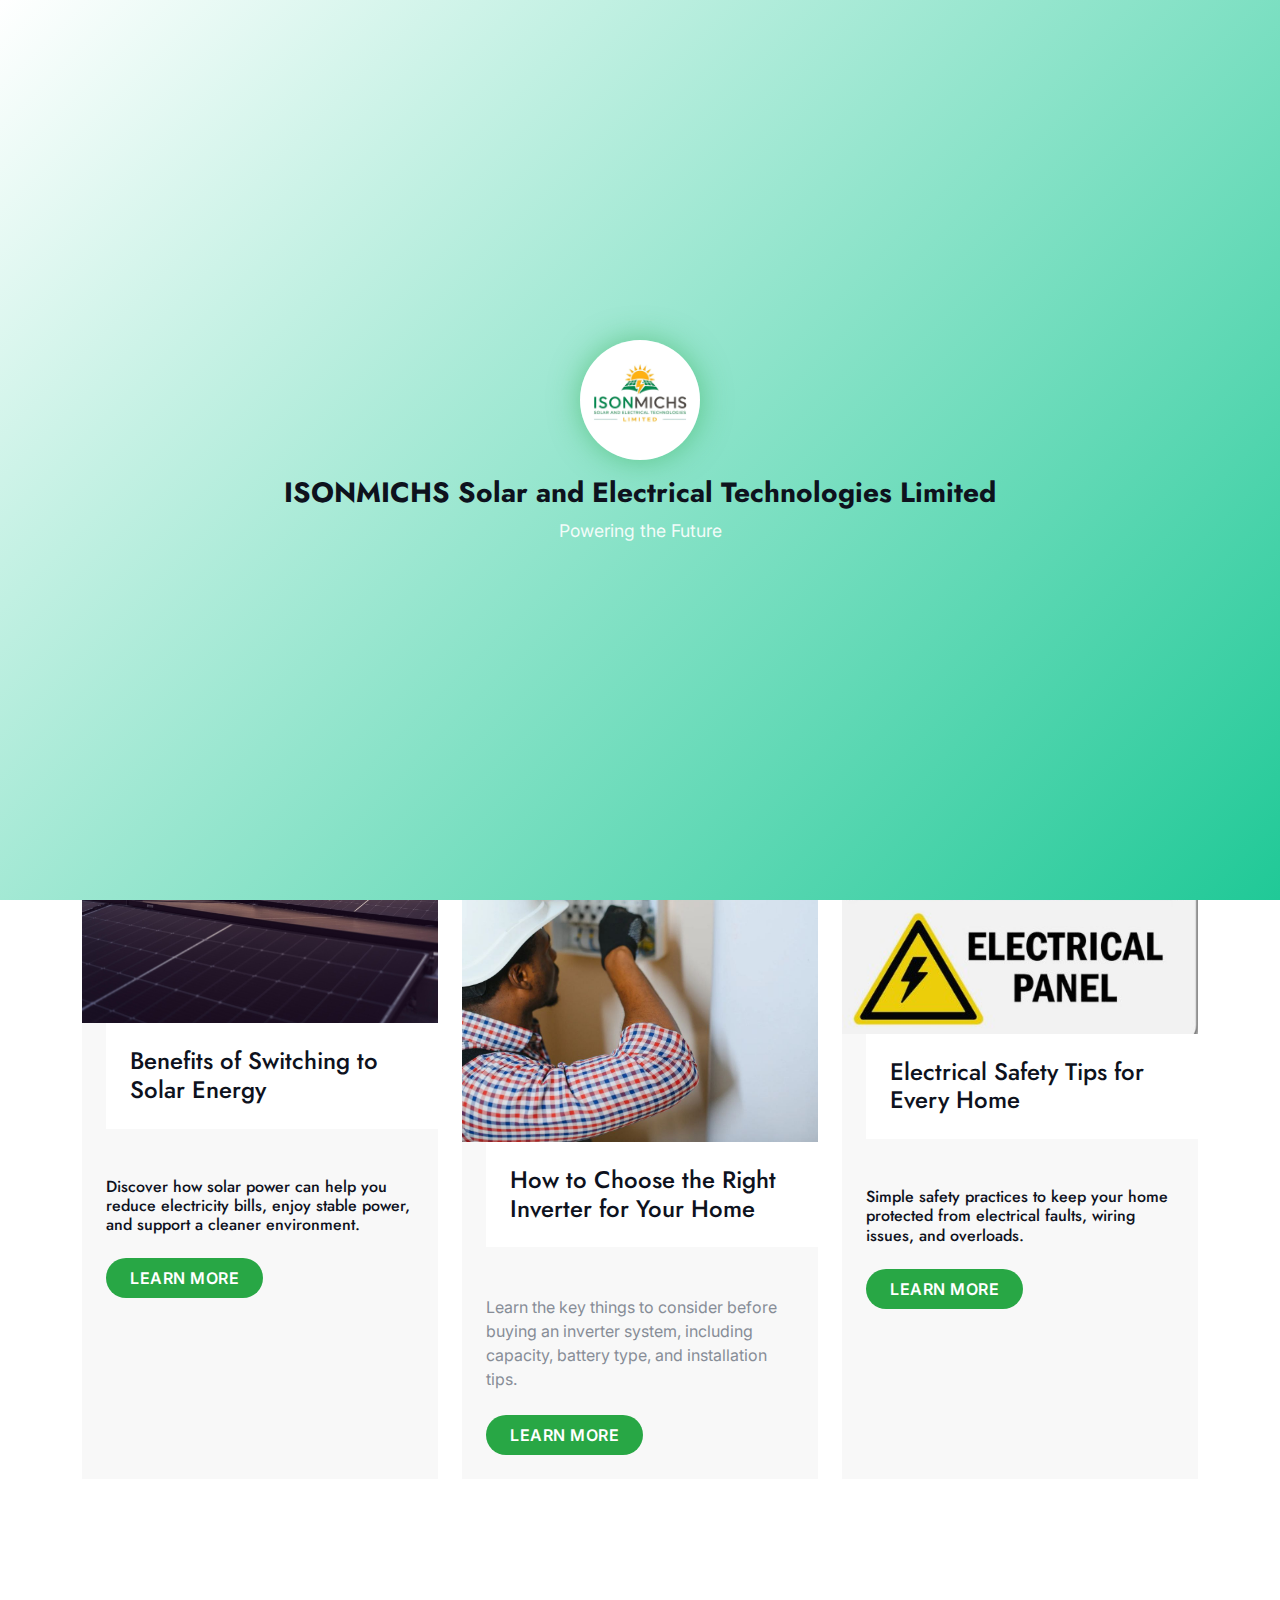
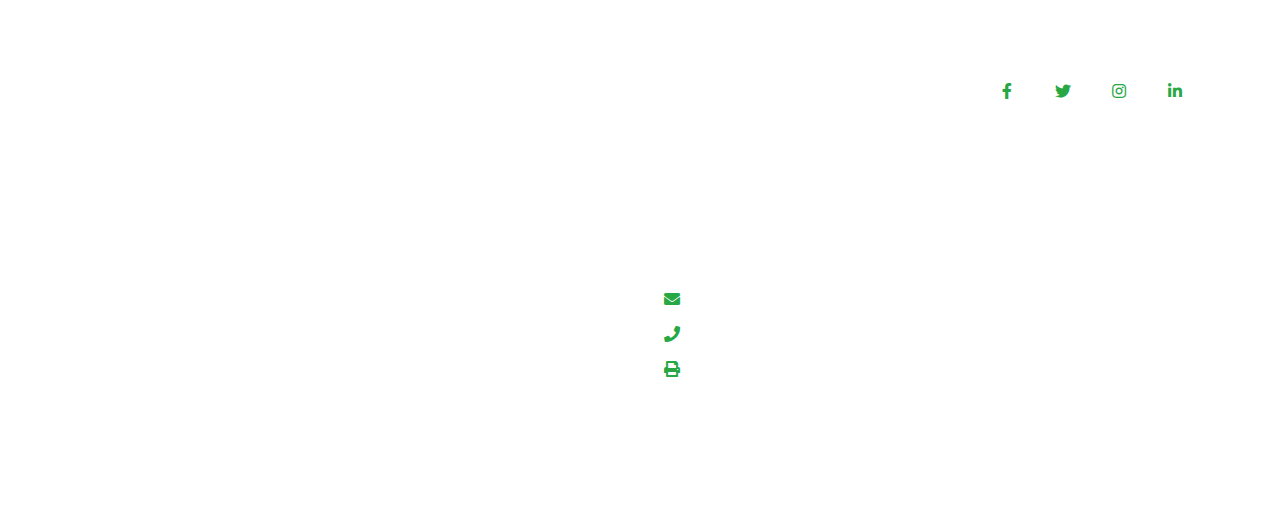
<file: blog.html>
<!DOCTYPE html>
<html lang="en">

    <head>
        <meta charset="utf-8">
        <title>Blog - ISONMICHS Solar and Electrical Technologies Limited</title>
        <meta content="width=device-width, initial-scale=1.0" name="viewport">
        <meta content="solar energy, solar panels, renewable energy, clean energy, solar installation" name="keywords">
        <meta content="ISONMICHS Solar and Electrical Technologies Limited blog - Latest news and insights about solar energy and renewable power solutions" name="description">
        <link rel="icon" type="image/jpeg" href="ISON.jpeg">
        
        <!-- Preload critical resources -->
        <link rel="preload" href="ISON.jpeg" as="image">
        <link rel="preload" href="css/solar-enhancements.css" as="style">

        <!-- Google Web Fonts -->
        <link rel="preconnect" href="https://fonts.googleapis.com">
        <link rel="preconnect" href="https://fonts.gstatic.com" crossorigin>
        <link href="https://fonts.googleapis.com/css2?family=Inter:wght@100..900&family=Edu+TAS+Beginner:wght@400..700&family=Jost:ital,wght@0,100..900;1,100..900&display=swap" rel="stylesheet">

        <!-- Icon Font Stylesheet -->
        <link rel="stylesheet" href="https://use.fontawesome.com/releases/v5.15.4/css/all.css"/>
        <link href="https://cdn.jsdelivr.net/npm/bootstrap-icons@1.4.1/font/bootstrap-icons.css" rel="stylesheet">

        <!-- Libraries Stylesheet -->
        <link rel="stylesheet" href="lib/animate/animate.min.css"/>
        <link href="lib/owlcarousel/assets/owl.carousel.min.css" rel="stylesheet">


        <!-- Customized Bootstrap Stylesheet -->
        <link href="css/bootstrap.min.css" rel="stylesheet">

        <!-- Template Stylesheet -->
        <link href="css/style.css" rel="stylesheet">
        
        <!-- Solar Enhancements Stylesheet -->
        <link href="css/solar-enhancements.css" rel="stylesheet">
    </head>

    <body>

        <!-- Loading Animation Start -->
        <div id="loading-screen" class="show position-fixed w-100 vh-100 top-0 start-0 d-flex align-items-center justify-content-center" style="background: linear-gradient(135deg, #ffffff, #20c997); z-index: 99999;">
            <div class="text-center">
                <img src="ISON.jpeg" alt="ISONMICHS Solar and Electrical Technologies Limited" class="loading-logo mb-3" style="width: 120px; height: 120px; border-radius: 50%; animation: pulse 2s infinite;">
                <div class="loading-text text-white">
                    <h3>ISONMICHS Solar and Electrical Technologies Limited</h3>
                    <p>Powering the Future</p>
                </div>
            </div>
        </div>
        <!-- Loading Animation End -->


        

        <!-- Navbar & Hero Start -->
        <div class="container-fluid header-top">
            <div class="container d-flex align-items-center">
                <div class="d-flex align-items-center h-100">
                    <a href="index.html" class="navbar-brand" style="height: 125px;">
                        <img src="ISON.jpeg" alt="ISONMICHS Solar and Electrical Technologies Limited" style="height: 80px; width: 80px; border-radius: 50%; object-fit: cover;">
                    </a>
                </div>
                <div class="w-100 h-100">
                    <div class="topbar px-0 py-2 d-none d-lg-block" style="height: 45px;">
                        <div class="row gx-0 align-items-center">
                            <div class="col-lg-8 text-center text-lg-center mb-lg-0">
                                <div class="d-flex flex-wrap">
                                    <div class="border-end border-primary pe-3">
                                        <a href="contact.html" class="text-muted small"><i class="fas fa-map-marker-alt text-primary me-2"></i>1 Road 5 Ewhuruibe Street Umueke Igwuruta Port Harcourt</a>
                                    </div>
                                    <div class="ps-3">
                                        <a href="mailto:isonmichsolar@gmail.com" class="text-muted small"><i class="fas fa-envelope text-primary me-2"></i>isonmichsolar@gmail.com</a>
                                    </div>
                                </div>
                            </div>
                            <div class="col-lg-4 text-center text-lg-end">
                                <div class="d-flex justify-content-end">
                                    <div class="d-flex border-end border-primary pe-3">
                                        <a class="btn p-0 text-primary me-3" href="https://www.facebook.com/isonmichs.integrated"><i class="fab fa-facebook-f"></i></a>
                                        <a class="btn p-0 text-primary me-3" href="https://x.com/Greatman079?t=ImSMDYt7X9eWyTy6RmzGMg&s=08"><i class="fab fa-twitter"></i></a>
                                        <a class="btn p-0 text-primary me-3" href="#"><i class="fab fa-instagram"></i></a>
                                        <a class="btn p-0 text-primary me-0" href="#"><i class="fab fa-linkedin-in"></i></a>
                                    </div>
                                   
                                </div>
                            </div>
                        </div>
                    </div>
                    <div class="nav-bar px-0 py-lg-0" style="height: 80px;">
                        <nav class="navbar navbar-expand-lg navbar-light d-flex justify-content-lg-end">
                            <a href="index.html" class="navbar-brand-2 d-lg-none">
                                <img src="ISON.jpeg" alt="ISONMICHS Solar and Electrical Technologies Limited" style="height: 50px; width: 50px; border-radius: 50%; object-fit: cover;">
                            </a>  
                            <button class="navbar-toggler" type="button" data-bs-toggle="collapse" data-bs-target="#navbarCollapse">
                                <span class="fa fa-bars"></span>
                            </button>
                            <div class="collapse navbar-collapse" id="navbarCollapse">
                                <div class="navbar-nav mx-0 mx-lg-auto bg-white">
                                    <a href="index.html" class="nav-item nav-link">Home</a>
                                    <a href="about.html" class="nav-item nav-link">About</a>
                                    <a href="service.html" class="nav-item nav-link">Service</a>
                                    <a href="blog.html" class="nav-item nav-link active">Blog</a>
                                    <div class="nav-item dropdown">
                                        <a href="#" class="nav-link" data-bs-toggle="dropdown">
                                            <span class="dropdown-toggle">Pages</span>
                                        </a>
                                        <div class="dropdown-menu">
                                            <a href="project.html" class="dropdown-item">Our projects</a>
                                            <a href="team.html" class="dropdown-item">Our team</a>
                                            
                                        </div>
                                    </div>
                                    <a href="contact.html" class="nav-item nav-link">Contact</a>
                                    <div class="nav-btn ps-3">
                                        <button class="btn-search btn btn-primary btn-md-square mt-2 mt-lg-0 mb-4 mb-lg-0 flex-shrink-0" data-bs-toggle="modal" data-bs-target="#searchModal"><i class="fas fa-search"></i></button>
                                        <a href="contact.html" class="btn btn-primary py-2 px-4 ms-0 ms-lg-3"> Get Solution</a>
                                    </div>
                                </div>
                            </div>
                        </nav>
                    </div>
                </div>
            </div>
        </div>
        <!-- Navbar & Hero End -->

        <!-- Modal Search Start -->
        <div class="modal fade" id="searchModal" tabindex="-1" aria-labelledby="exampleModalLabel" aria-hidden="true">
            <div class="modal-dialog modal-fullscreen">
                <div class="modal-content rounded-0">
                    <div class="modal-header">
                        <h5 class="modal-title" id="exampleModalLabel">Search by keyword</h5>
                        <button type="button" class="btn-close" data-bs-dismiss="modal" aria-label="Close"></button>
                    </div>
                    <div class="modal-body d-flex align-items-center bg-primary">
                        <div class="input-group w-75 mx-auto d-flex">
                            <input type="search" class="form-control p-3" placeholder="keywords" aria-describedby="search-icon-1">
                            <span id="search-icon-1" class="btn bg-light border nput-group-text p-3"><i class="fa fa-search"></i></span>
                        </div>
                    </div>
                </div>
            </div>
        </div>
        <!-- Modal Search End -->


        <!-- Header Start -->
        <div class="container-fluid bg-breadcrumb blog-header">
            <div class="container text-center py-5" style="max-width: 900px;">
                <h4 class="text-white display-4 mb-4 wow fadeInDown" data-wow-delay="0.1s">Our Blog</h4>
                <ol class="breadcrumb d-flex justify-content-center mb-0 wow fadeInDown" data-wow-delay="0.3s">
                    <li class="breadcrumb-item"><a href="index.html">Home</a></li>
                    <li class="breadcrumb-item"><a href="#">Pages</a></li>
                    <li class="breadcrumb-item active text-primary">Blog</li>
                </ol>    
            </div>
        </div>
        <!-- Header End -->


         <!-- Blog Start -->
    <div class="container-fluid blog py-5">
        <div class="container py-5">
            <!-- Mobile Section Header -->
            <div class="section-header-mobile d-md-none mb-4">
                <h3><i class="fas fa-blog"></i>Latest News & Updates</h3>
            </div>
            <div class="d-flex flex-column mx-auto text-center mb-5 wow fadeInUp" data-wow-delay="0.2s"
                style="max-width: 800px;">
                <h4 class="text-primary">Our Blog</h4>
                <h1 class="display-4 mb-4"> News & Updates</h1>
                <h6 class="mb-0">Stay updated with insights, tips, and expert information on solar energy, electrical safety, and modern power solutions.
Our blog is designed to help homeowners, businesses, and organizations make smarter energy decisions.
                </h6>
            </div>
            <div class="row g-4">
                <div class="col-lg-4 wow fadeInUp" data-wow-delay="0.2s">
                    <div class="blog-item">
                        <div class="blog-img">
                            <img src="img/bb.jpg" class="img-fluid w-100" alt="">
                        </div>
                        <div class="blog-heading ms-4">
                            <a href="blog.html" class="h4 mb-0 p-4">Benefits of Switching to Solar Energy</a>
                        </div>
                        <div class="blog-content bg-light p-4">
                            <div class="d-flex justify-content-between mb-4">
                               <!-- <p class="mb-0 small"><i class="fa fa-calendar me-2"></i> April 2,2025</p>
                               <!-- <p class="mb-0 small"><i class="fa fa-tag me-2"></i> Electricity Corner</p> --> 
                            </div>
                            <h6 class="mb-4">Discover how solar power can help you reduce electricity bills, enjoy stable power, and support a cleaner environment.
                            </h6>
                            <a class="btn btn-primary py-2 px-4" href="blog.html">Learn More</a>
                        </div>
                    </div>
                </div>
                <div class="col-lg-4 wow fadeInUp" data-wow-delay="0.4s">
                    <div class="blog-item">
                        <div class="blog-img">
                            <img src="img/b12.jpeg" class="img-fluid w-100" alt="">
                        </div>
                        <div class="blog-heading ms-4">
                            <a href="blog.html" class="h4 mb-0 p-4">How to Choose the Right Inverter for Your Home </a>
                        </div>
                        <div class="blog-content bg-light p-4">
                            <div class="d-flex justify-content-between mb-4">
                               <!-- <p class="mb-0 small"><i class="fa fa-calendar me-2"></i> April 2,2025</p>
                                      <!-- <p class="mb-0 small"><i class="fa fa-tag me-2"></i> Electricity Corner</p> --> 
                            </div>
                            <p class="mb-4">Learn the key things to consider before buying an inverter system, including capacity, battery type, and installation tips.
                            </p>
                            <a class="btn btn-primary py-2 px-4" href="blog.html">Learn More</a>
                        </div>
                    </div>
                </div>
                <div class="col-lg-4 wow fadeInUp" data-wow-delay="0.6s">
                    <div class="blog-item">
                        <div class="blog-img">
                            <img src="img/bb1.jpg" class="img-fluid w-100" alt="">
                        </div>
                        <div class="blog-heading ms-4">
                            <a href="blog.html" class="h4 mb-0 p-4">Electrical Safety Tips for Every Home</a>
                        </div>
                        <div class="blog-content bg-light p-4">
                            <div class="d-flex justify-content-between mb-4">
                               <!-- <p class="mb-0 small"><i class="fa fa-calendar me-2"></i> April 2,2025</p>
                                      <!-- <p class="mb-0 small"><i class="fa fa-tag me-2"></i> Electricity Corner</p> --> 
                            </div>
                            <h6 class="mb-4">Simple safety practices to keep your home protected from electrical faults, wiring issues, and overloads.
                            </h6>
                            <a class="btn btn-primary py-2 px-4" href="blog.html">Learn More</a>
                        </div>
                    </div>
                </div>
            </div>
        </div>
    </div>
    <!-- Blog End -->


          <!-- Footer Start -->
    <div class="container-fluid footer bg-dark py-5 wow fadeIn" data-wow-delay="0.2s">
        <div class="container py-5">
            <div class="row g-5 mb-5 align-items-center">
                <div class="col-lg-7">
                   
                </div>
                <div class="col-lg-5">
                    <div class="d-flex align-items-center justify-content-center justify-content-lg-end">
                        <a class="btn btn-light btn-md-square me-3" href="https://www.facebook.com/share/1avXsAgnJb/"><i class="fab fa-facebook-f"></i></a>
                        <a class="btn btn-light btn-md-square me-3" href=""><i class="fab fa-twitter"></i></a>
                        <a class="btn btn-light btn-md-square me-3" href=""><i class="fab fa-instagram"></i></a>
                        <a class="btn btn-light btn-md-square me-0" href=""><i class="fab fa-linkedin-in"></i></a>
                    </div>
                </div>
            </div>
            <div class="row g-5">
                <div class="col-md-6 col-lg-6 col-xl-3">
                    <div class="footer-item d-flex flex-column">
                        <div class="footer-item">
                            <div class="d-flex align-items-center mb-4">
                                <img src="ISON.jpeg" alt="Ayadu Solar"
                                    style="width: 50px; height: 50px; border-radius: 50%; object-fit: cover;"
                                    class="me-3">
                                <h3 class="text-white mb-0">ISONMICHS</h3>
                            </div>
                            <p class="mb-3">Leading the renewable energy revolution with innovative solar solutions. We
                                provide clean, sustainable power for homes and businesses across Nigeria.</p>
                        </div>
                    </div>
                </div>
                <div class="col-md-6 col-lg-6 col-xl-3">
                    <div class="footer-item d-flex flex-column">
                        <h4 class="text-white mb-4">Quick Links</h4>
                        <a href="index.html"> Home</a>
                        <a href="about.html"> About us</a>
                        <a href="service.html"> Service</a>
                        <a href="contact.html"> Contact Us</a>
                    </div>
                </div>
                
                <div class="col-md-6 col-lg-6 col-xl-3">
                    <div class="footer-item d-flex flex-column">
                        <h4 class="text-white mb-4">Contact Info</h4>
                        <a href="#"><i class="fa fa-map-marker-alt text-primary me-2"></i> 1 Road 5 Ewhuruibe Street Umueke Igwuruta Port Harcourt</a>
                        <a href="mailto:isonmichssolar@gmail.com"><i class="fas fa-envelope text-primary me-2"></i>
                            isonmichssolar@gmail.com</a>
                      <!--  <a href="mailto:info@example.com"><i class="fas fa-envelope text-primary me-2"></i>
                            info@example.com</a> -->
                        <a href="tel:+234 8163870873"><i class="fas fa-phone text-primary me-2"></i> +234 8163870873</a>
                        <a href="tel:+234 8035981539" class="mb-3"><i class="fas fa-print text-primary me-2"></i> +234 8035981539
                            </a>
                    </div>
                </div>
            </div>
        </div>
    </div>
    <!-- Footer End -->

        
       
         


        


        <!-- Back to Top -->
        <a href="#" class="btn btn-success btn-lg-square back-to-top"><i class="fa fa-arrow-up"></i></a>   

        
        <!-- JavaScript Libraries -->
        <script src="https://ajax.googleapis.com/ajax/libs/jquery/3.6.4/jquery.min.js"></script>
        <script src="https://cdn.jsdelivr.net/npm/bootstrap@5.0.0/dist/js/bootstrap.bundle.min.js"></script>
        <script src="lib/wow/wow.min.js"></script>
        <script src="lib/easing/easing.min.js"></script>
        <script src="lib/waypoints/waypoints.min.js"></script>
        <script src="lib/owlcarousel/owl.carousel.min.js"></script>
        

        <!-- Template Javascript -->
        <script src="js/main.js"></script>
        
        <!-- Solar Enhancements Javascript -->
        <script src="js/solar-enhancements.js"></script>
    </body>

</html>
</file>
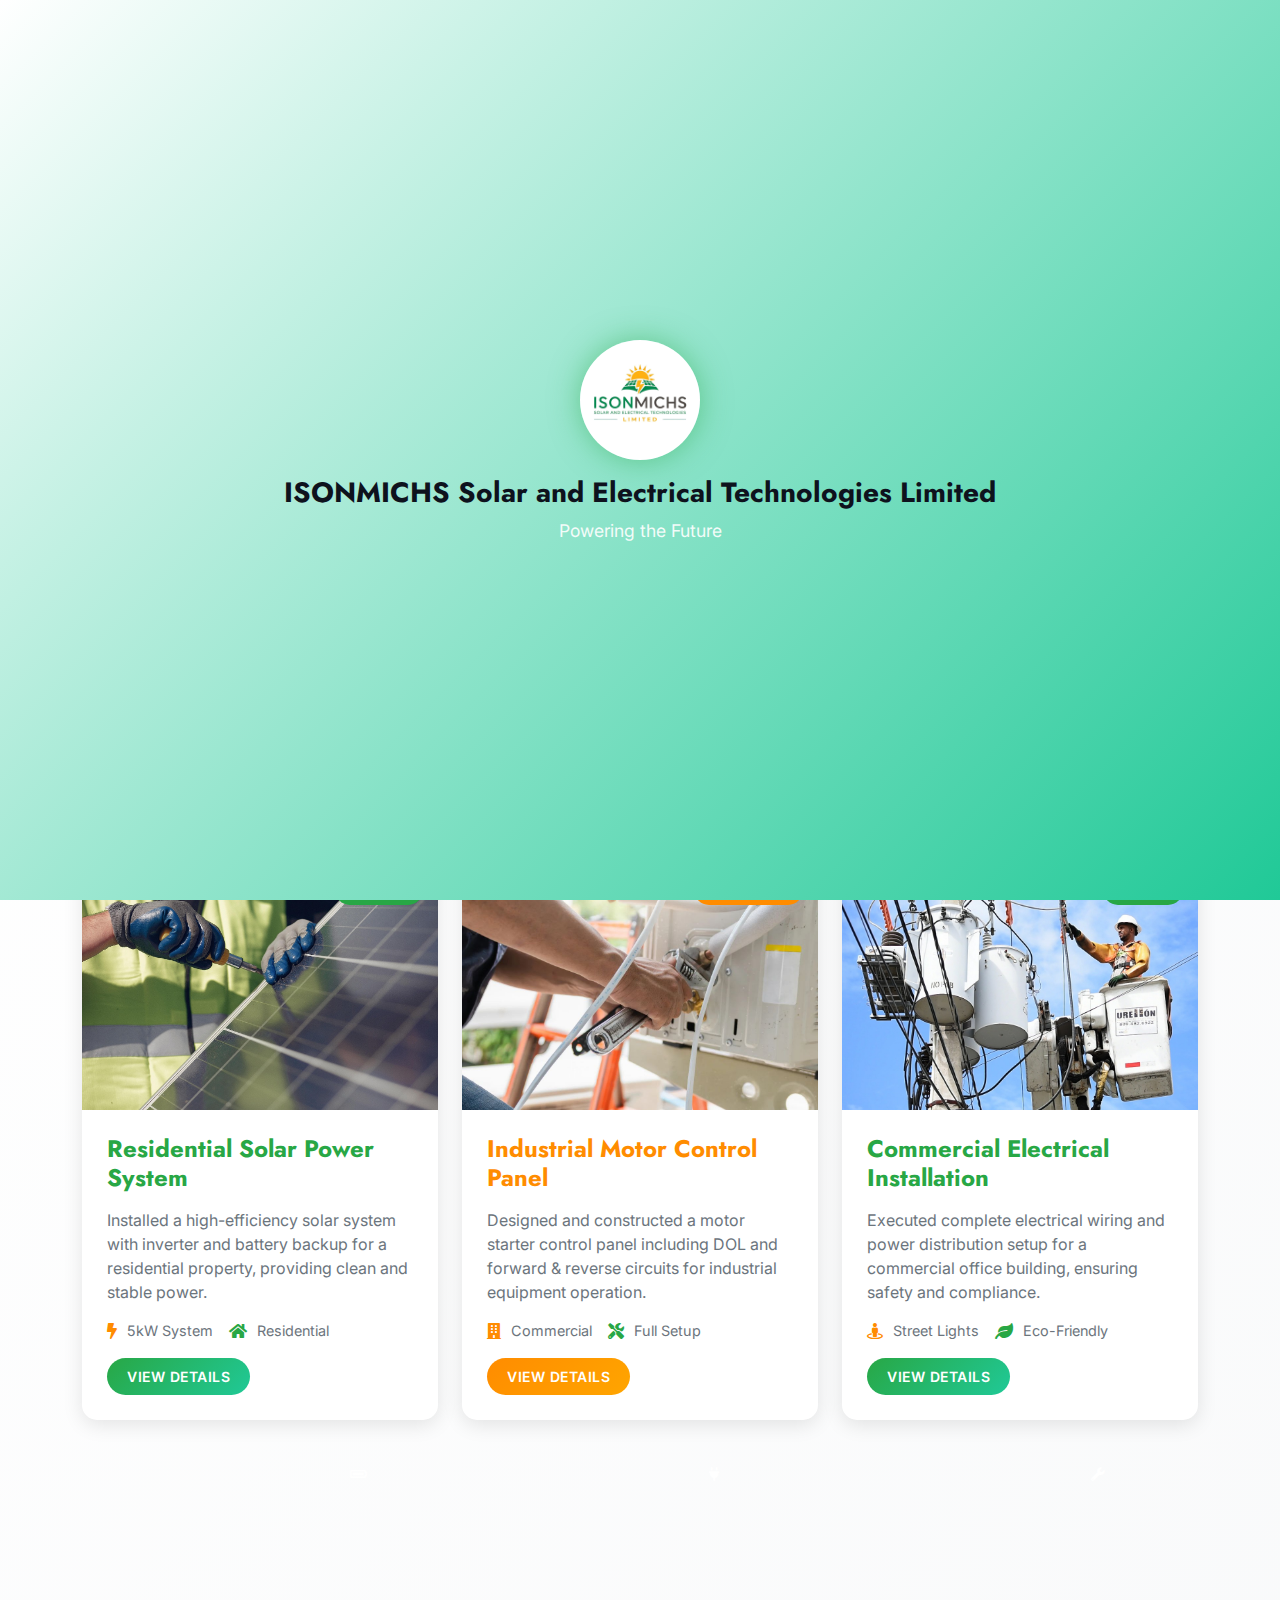
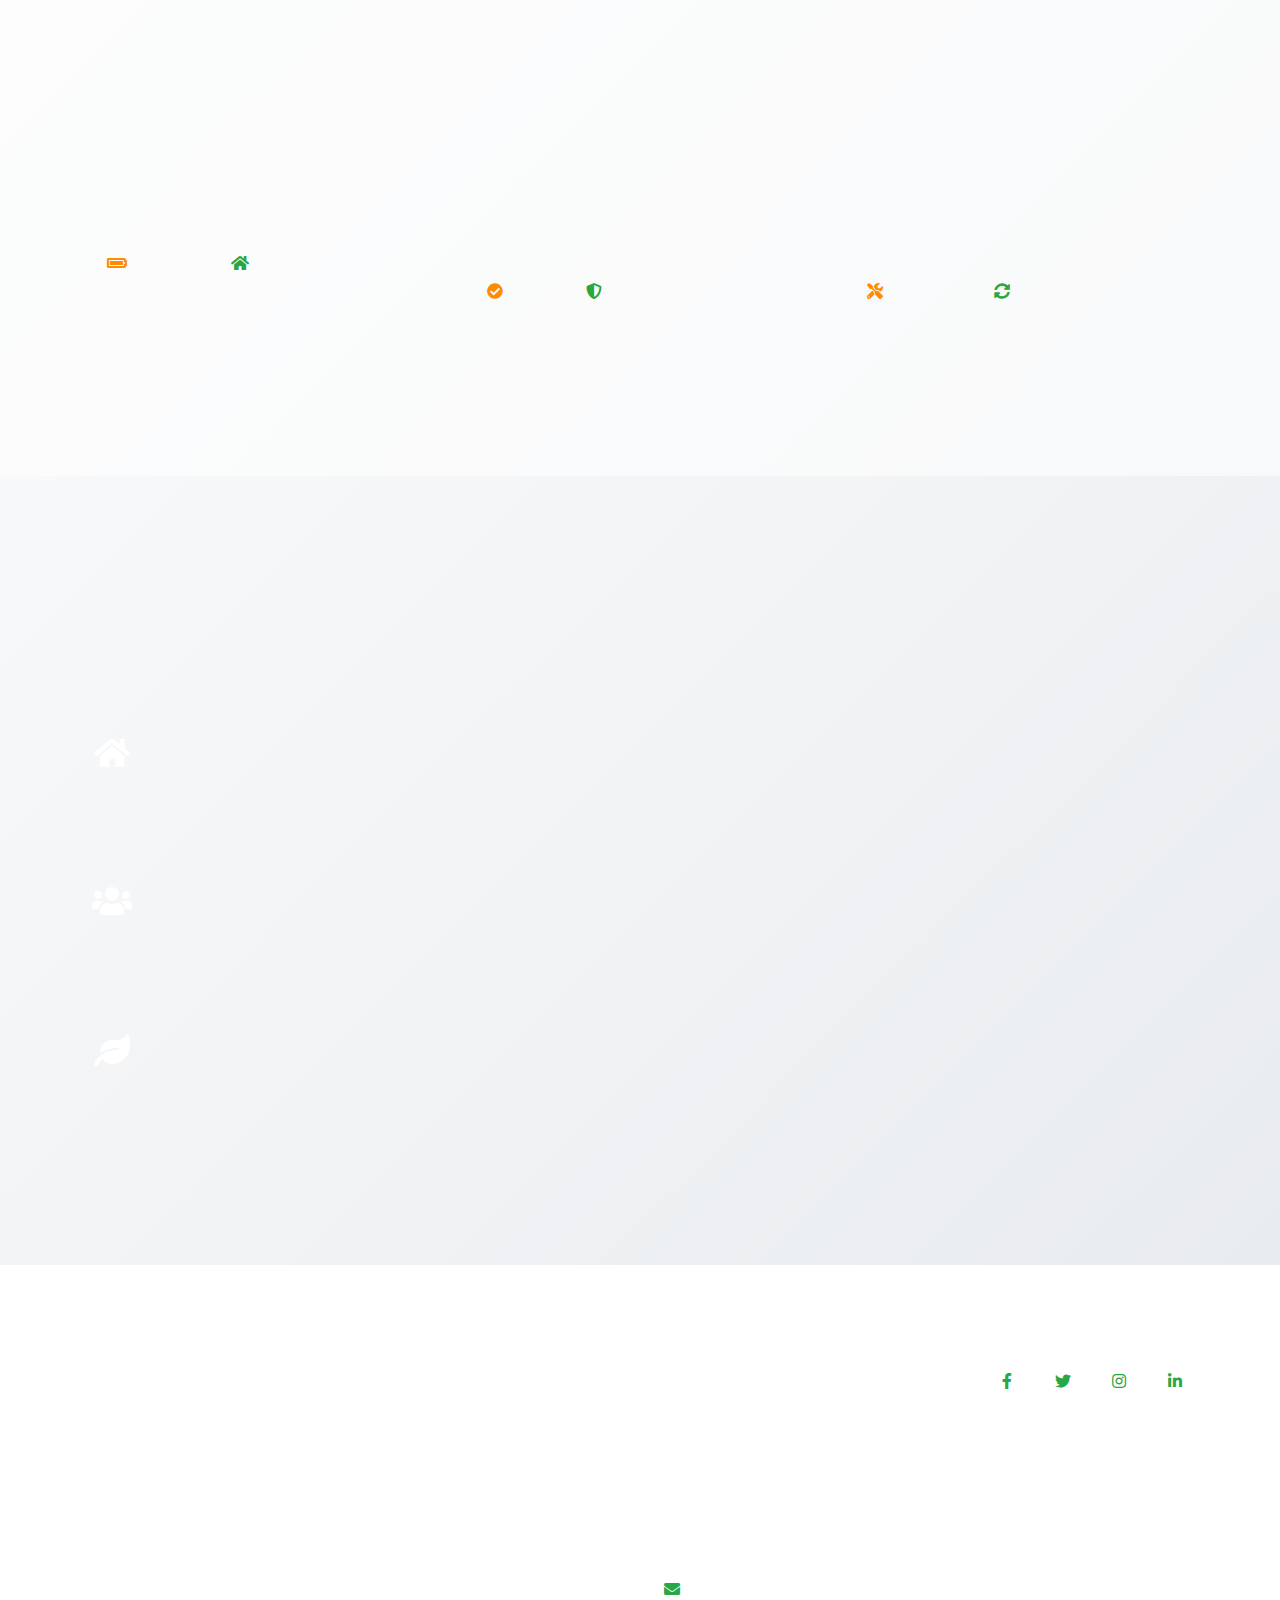
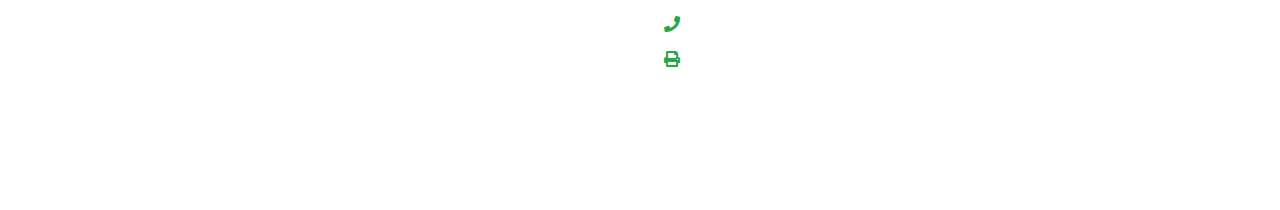
<file: project.html>
<!DOCTYPE html>
<html lang="en">

    <head>
        <meta charset="utf-8">
        <title>Projects - ISONMICHS Solar and Electrical Technologies Limited</title>
        <meta content="width=device-width, initial-scale=1.0" name="viewport">
        <meta content="solar energy, solar panels, renewable energy, clean energy, solar installation" name="keywords">
        <meta content="ISONMICHS Solar and Electrical Technologies Limited projects - View our completed solar installations and renewable energy solutions" name="description">
        <link rel="icon" type="image/jpeg" href="ISON.jpeg">

        <!-- Google Web Fonts -->
        <link rel="preconnect" href="https://fonts.googleapis.com">
        <link rel="preconnect" href="https://fonts.gstatic.com" crossorigin>
        <link href="https://fonts.googleapis.com/css2?family=Inter:wght@100..900&family=Edu+TAS+Beginner:wght@400..700&family=Jost:ital,wght@0,100..900;1,100..900&display=swap" rel="stylesheet">

        <!-- Icon Font Stylesheet -->
        <link rel="stylesheet" href="https://use.fontawesome.com/releases/v5.15.4/css/all.css"/>
        <link href="https://cdn.jsdelivr.net/npm/bootstrap-icons@1.4.1/font/bootstrap-icons.css" rel="stylesheet">

        <!-- Libraries Stylesheet -->
        <link rel="stylesheet" href="lib/animate/animate.min.css"/>
        <link href="lib/owlcarousel/assets/owl.carousel.min.css" rel="stylesheet">


        <!-- Customized Bootstrap Stylesheet -->
        <link href="css/bootstrap.min.css" rel="stylesheet">

        <!-- Template Stylesheet -->
        <link href="css/style.css" rel="stylesheet">
        
        <!-- Solar Enhancements Stylesheet -->
        <link href="css/solar-enhancements.css" rel="stylesheet">
    </head>

    <body>

        <!-- Loading Animation Start -->
        <div id="loading-screen" class="show position-fixed w-100 vh-100 top-0 start-0 d-flex align-items-center justify-content-center" style="background: linear-gradient(135deg, #ffffff,#20c997); z-index: 99999;">
            <div class="text-center">
                <img src="ISON.jpeg" alt="ISONMICHS Solar and Electrical Technologies Limited" class="loading-logo mb-3" style="width: 120px; height: 120px; border-radius: 50%; animation: pulse 2s infinite;">
                <div class="loading-text text-white">
                    <h3>ISONMICHS Solar and Electrical Technologies Limited</h3>
                    <p>Powering the Future</p>
                </div>
            </div>
        </div>
        <!-- Loading Animation End -->

        

        <!-- Navbar & Hero Start -->
        <div class="container-fluid header-top">
            <div class="container d-flex align-items-center">
                <div class="d-flex align-items-center h-100">
                    <a href="index.html" class="navbar-brand" style="height: 125px;">
                        <img src="ISON.jpeg" alt="ISONMICHS Solar and Electrical Technologies Limited" style="height: 80px; width: 80px; border-radius: 50%; object-fit: cover;">
                    </a>
                </div>
                <div class="w-100 h-100">
                    <div class="topbar px-0 py-2 d-none d-lg-block" style="height: 45px;">
                        <div class="row gx-0 align-items-center">
                            <div class="col-lg-8 text-center text-lg-center mb-lg-0">
                                <div class="d-flex flex-wrap">
                                    <div class="border-end border-primary pe-3">
                                        <a href="contact.html" class="text-muted small"><i class="fas fa-map-marker-alt text-primary me-2"></i>1 Road 5 Ewhuruibe Street Umueke Igwuruta Port Harcourt</a>
                                    </div>
                                    <div class="ps-3">
                                        <a href="mailto:isonmichsolar@gmail.com" class="text-muted small"><i class="fas fa-envelope text-primary me-2"></i>isonmichsolar@gmail.com</a>
                                    </div>
                                </div>
                            </div>
                            <div class="col-lg-4 text-center text-lg-end">
                                <div class="d-flex justify-content-end">
                                    <div class="d-flex border-end border-primary pe-3">
                                        <a class="btn p-0 text-primary me-3" href="https://www.facebook.com/isonmichs.integrated"><i class="fab fa-facebook-f"></i></a>
                                        <a class="btn p-0 text-primary me-3" href="https://x.com/Greatman079?t=ImSMDYt7X9eWyTy6RmzGMg&s=08"><i class="fab fa-twitter"></i></a>
                                        <a class="btn p-0 text-primary me-3" href="#"><i class="fab fa-instagram"></i></a>
                                        <a class="btn p-0 text-primary me-0" href="#"><i class="fab fa-linkedin-in"></i></a>
                                    </div>
                                   
                                </div>
                            </div>
                        </div>
                    </div>
                    <div class="nav-bar px-0 py-lg-0" style="height: 80px;">
                        <nav class="navbar navbar-expand-lg navbar-light d-flex justify-content-lg-end">
                           
                            <button class="navbar-toggler" type="button" data-bs-toggle="collapse" data-bs-target="#navbarCollapse">
                                <span class="fa fa-bars"></span>
                            </button>
                            <div class="collapse navbar-collapse" id="navbarCollapse">
                                <div class="navbar-nav mx-0 mx-lg-auto bg-white">
                                    <a href="index.html" class="nav-item nav-link">Home</a>
                                    <a href="about.html" class="nav-item nav-link">About</a>
                                    <a href="service.html" class="nav-item nav-link">Service</a>
                                    <a href="blog.html" class="nav-item nav-link">Blog</a>
                                    <div class="nav-item dropdown active">
                                        <a href="#" class="nav-link" data-bs-toggle="dropdown">
                                            <span class="dropdown-toggle">Pages</span>
                                        </a>
                                        <div class="dropdown-menu">
                                            <a href="project.html" class="dropdown-item active">Our projects</a>
                                            <a href="team.html" class="dropdown-item">Our team</a>
                                            
                                        </div>
                                    </div>
                                    <a href="contact.html" class="nav-item nav-link">Contact</a>
                                    <div class="nav-btn ps-3">
                                        <button class="btn-search btn btn-primary btn-md-square mt-2 mt-lg-0 mb-4 mb-lg-0 flex-shrink-0" data-bs-toggle="modal" data-bs-target="#searchModal"><i class="fas fa-search"></i></button>
                                        <a href="contact.html" class="btn btn-primary py-2 px-4 ms-0 ms-lg-3"> Get Solution</a>
                                    </div>
                                </div>
                            </div>
                        </nav>
                    </div>
                </div>
            </div>
        </div>
        <!-- Navbar & Hero End -->

        <!-- Modal Search Start -->
        <div class="modal fade" id="searchModal" tabindex="-1" aria-labelledby="exampleModalLabel" aria-hidden="true">
            <div class="modal-dialog modal-fullscreen">
                <div class="modal-content rounded-0">
                    <div class="modal-header">
                        <h5 class="modal-title" id="exampleModalLabel">Search by keyword</h5>
                        <button type="button" class="btn-close" data-bs-dismiss="modal" aria-label="Close"></button>
                    </div>
                    <div class="modal-body d-flex align-items-center bg-primary">
                        <div class="input-group w-75 mx-auto d-flex">
                            <input type="search" class="form-control p-3" placeholder="keywords" aria-describedby="search-icon-1">
                            <span id="search-icon-1" class="btn bg-light border nput-group-text p-3"><i class="fa fa-search"></i></span>
                        </div>
                    </div>
                </div>
            </div>
        </div>
        <!-- Modal Search End -->


        <!-- Header Start -->
        <div class="container-fluid bg-breadcrumb project-header">
            <div class="container text-center py-5" style="max-width: 900px;">
                <h4 class="text-white display-4 mb-4 wow fadeInDown" data-wow-delay="0.1s">Our Projects</h4>
                <ol class="breadcrumb d-flex justify-content-center mb-0 wow fadeInDown" data-wow-delay="0.3s">
                    <li class="breadcrumb-item"><a href="index.html">Home</a></li>
                    <li class="breadcrumb-item"><a href="#">Pages</a></li>
                    <li class="breadcrumb-item active text-primary">Project</li>
                </ol>    
            </div>
        </div>
        <!-- Header End -->


      <!-- Projects Start -->
    <div class="container-fluid projects-section py-5" style="background: linear-gradient(135deg, #ffffff 0%, #f8f9fa 100%);">
        <div class="container py-5">
            <!-- Section Header -->
            <div class="text-center mb-5 wow fadeInUp" data-wow-delay="0.1s">
                <h2 class="display-5 mb-3" style="color: #28a745; font-weight: bold;">Our Projects</h2>
                <p class="lead mx-auto" style="max-width: 700px; color: #6c757d;">Delivering professional solar, electrical, automation, and control solutions across Nigeria. From residential homes to commercial and industrial facilities, we execute every project with precision, safety, and reliability.</p>
            </div>

            <!-- Filter Buttons -->
            <div class="text-center mb-5 wow fadeInUp" data-wow-delay="0.2s">
                <div class="project-filters d-inline-flex flex-wrap justify-content-center gap-3">
                    <button class="filter-btn active" data-filter="all" style="padding: 10px 25px; border: 2px solid #28a745; background: #28a745; color: white; border-radius: 25px; font-weight: 600; transition: all 0.3s ease; cursor: pointer;">
                        All Projects
                    </button>
                    <button class="filter-btn" data-filter="residential" style="padding: 10px 25px; border: 2px solid #28a745; background: white; color: #28a745; border-radius: 25px; font-weight: 600; transition: all 0.3s ease; cursor: pointer;">
                        Residential
                    </button>
                    <button class="filter-btn" data-filter="commercial" style="padding: 10px 25px; border: 2px solid #ff8c00; background: white; color: #ff8c00; border-radius: 25px; font-weight: 600; transition: all 0.3s ease; cursor: pointer;">
                        Commercial
                    </button>
                    <button class="filter-btn" data-filter="solar" style="padding: 10px 25px; border: 2px solid #28a745; background: white; color: #28a745; border-radius: 25px; font-weight: 600; transition: all 0.3s ease; cursor: pointer;">
                        Solar
                    </button>
                    <button class="filter-btn" data-filter="electrical" style="padding: 10px 25px; border: 2px solid #ff8c00; background: white; color: #ff8c00; border-radius: 25px; font-weight: 600; transition: all 0.3s ease; cursor: pointer;">
                        Electrical
                    </button>
                </div>
            </div>

            <!-- Projects Grid -->
            <div class="row g-4 projects-grid">
                <!-- Project 1 -->
                <div class="col-lg-4 col-md-6 project-item wow fadeInUp" data-wow-delay="0.2s" data-category="residential solar">
                    <div class="project-card" style="background: white; border-radius: 15px; overflow: hidden; box-shadow: 0 5px 20px rgba(0,0,0,0.1); transition: all 0.3s ease; cursor: pointer; height: 100%;">
                        <div class="project-image" style="position: relative; overflow: hidden; height: 250px;">
                            <img src="img/solar-panel-7518786_1280.jpg" alt="Residential Solar" style="width: 100%; height: 100%; object-fit: cover; transition: transform 0.3s ease;">
                            <div class="project-overlay" style="position: absolute; top: 0; left: 0; right: 0; bottom: 0; background: linear-gradient(135deg, rgba(40, 167, 69, 0.9), rgba(32, 201, 151, 0.9)); opacity: 0; transition: opacity 0.3s ease; display: flex; align-items: center; justify-content: center;">
                                <i class="fas fa-search-plus" style="color: white; font-size: 2rem;"></i>
                            </div>
                            <div class="project-badge" style="position: absolute; top: 15px; right: 15px; background: #28a745; color: white; padding: 5px 15px; border-radius: 20px; font-size: 0.85rem; font-weight: 600;">
                                <i class="fas fa-solar-panel me-1"></i> Solar
                            </div>
                        </div>
                        <div class="project-content" style="padding: 25px;">
                            <h4 class="mb-3" style="color: #28a745; font-weight: bold;">Residential Solar Power System</h4>
                            <p class="text-muted mb-3">Installed a high-efficiency solar system with inverter and battery backup for a residential property, providing clean and stable power.</p>
                            <div class="project-impact d-flex align-items-center gap-3 mb-3">
                                <div class="impact-item" style="display: flex; align-items: center; gap: 5px;">
                                    <i class="fas fa-bolt" style="color: #ff8c00; font-size: 1rem;"></i>
                                    <span style="font-size: 0.9rem; color: #6c757d;">5kW System</span>
                                </div>
                                <div class="impact-item" style="display: flex; align-items: center; gap: 5px;">
                                    <i class="fas fa-home" style="color: #28a745; font-size: 1rem;"></i>
                                    <span style="font-size: 0.9rem; color: #6c757d;">Residential</span>
                                </div>
                            </div>
                            <a href="project.html" class="btn btn-sm" style="background: linear-gradient(135deg, #28a745, #20c997); color: white; border: none; padding: 8px 20px; border-radius: 20px;">View Details</a>
                        </div>
                    </div>
                </div>

                <!-- Project 2 -->
                <div class="col-lg-4 col-md-6 project-item wow fadeInUp" data-wow-delay="0.4s" data-category="commercial electrical">
                    <div class="project-card" style="background: white; border-radius: 15px; overflow: hidden; box-shadow: 0 5px 20px rgba(0,0,0,0.1); transition: all 0.3s ease; cursor: pointer; height: 100%;">
                        <div class="project-image" style="position: relative; overflow: hidden; height: 250px;">
                            <img src="img/b11.jpeg" alt="Commercial Electrical" style="width: 100%; height: 100%; object-fit: cover; transition: transform 0.3s ease;">
                            <div class="project-overlay" style="position: absolute; top: 0; left: 0; right: 0; bottom: 0; background: linear-gradient(135deg, rgba(255, 140, 0, 0.9), rgba(255, 165, 0, 0.9)); opacity: 0; transition: opacity 0.3s ease; display: flex; align-items: center; justify-content: center;">
                                <i class="fas fa-search-plus" style="color: white; font-size: 2rem;"></i>
                            </div>
                            <div class="project-badge" style="position: absolute; top: 15px; right: 15px; background: #ff8c00; color: white; padding: 5px 15px; border-radius: 20px; font-size: 0.85rem; font-weight: 600;">
                                <i class="fas fa-plug me-1"></i> Electrical
                            </div>
                        </div>
                        <div class="project-content" style="padding: 25px;">
                            <h4 class="mb-3" style="color: #ff8c00; font-weight: bold;">Industrial Motor Control Panel</h4>
                            <p class="text-muted mb-3">Designed and constructed a motor starter control panel including DOL and forward & reverse circuits for industrial equipment operation.</p>
                            <div class="project-impact d-flex align-items-center gap-3 mb-3">
                                <div class="impact-item" style="display: flex; align-items: center; gap: 5px;">
                                    <i class="fas fa-building" style="color: #ff8c00; font-size: 1rem;"></i>
                                    <span style="font-size: 0.9rem; color: #6c757d;">Commercial</span>
                                </div>
                                <div class="impact-item" style="display: flex; align-items: center; gap: 5px;">
                                    <i class="fas fa-tools" style="color: #28a745; font-size: 1rem;"></i>
                                    <span style="font-size: 0.9rem; color: #6c757d;">Full Setup</span>
                                </div>
                            </div>
                            <a href="project.html" class="btn btn-sm" style="background: linear-gradient(135deg, #ff8c00, #ffa500); color: white; border: none; padding: 8px 20px; border-radius: 20px;">View Details</a>
                        </div>
                    </div>
                </div>

                <!-- Project 3 -->
                <div class="col-lg-4 col-md-6 project-item wow fadeInUp" data-wow-delay="0.6s" data-category="solar">
                    <div class="project-card" style="background: white; border-radius: 15px; overflow: hidden; box-shadow: 0 5px 20px rgba(0,0,0,0.1); transition: all 0.3s ease; cursor: pointer; height: 100%;">
                        <div class="project-image" style="position: relative; overflow: hidden; height: 250px;">
                            <img src="img/electrician-3771318_1280.jpg" alt="Solar Street Lighting" style="width: 100%; height: 100%; object-fit: cover; transition: transform 0.3s ease;">
                            <div class="project-overlay" style="position: absolute; top: 0; left: 0; right: 0; bottom: 0; background: linear-gradient(135deg, rgba(40, 167, 69, 0.9), rgba(32, 201, 151, 0.9)); opacity: 0; transition: opacity 0.3s ease; display: flex; align-items: center; justify-content: center;">
                                <i class="fas fa-search-plus" style="color: white; font-size: 2rem;"></i>
                            </div>
                            <div class="project-badge" style="position: absolute; top: 15px; right: 15px; background: #28a745; color: white; padding: 5px 15px; border-radius: 20px; font-size: 0.85rem; font-weight: 600;">
                                <i class="fas fa-lightbulb me-1"></i> Solar
                            </div>
                        </div>
                        <div class="project-content" style="padding: 25px;">
                            <h4 class="mb-3" style="color: #28a745; font-weight: bold;">Commercial Electrical Installation</h4>
                            <p class="text-muted mb-3">Executed complete electrical wiring and power distribution setup for a commercial office building, ensuring safety and compliance.</p>
                            <div class="project-impact d-flex align-items-center gap-3 mb-3">
                                <div class="impact-item" style="display: flex; align-items: center; gap: 5px;">
                                    <i class="fas fa-street-view" style="color: #ff8c00; font-size: 1rem;"></i>
                                    <span style="font-size: 0.9rem; color: #6c757d;">Street Lights</span>
                                </div>
                                <div class="impact-item" style="display: flex; align-items: center; gap: 5px;">
                                    <i class="fas fa-leaf" style="color: #28a745; font-size: 1rem;"></i>
                                    <span style="font-size: 0.9rem; color: #6c757d;">Eco-Friendly</span>
                                </div>
                            </div>
                            <a href="project.html" class="btn btn-sm" style="background: linear-gradient(135deg, #28a745, #20c997); color: white; border: none; padding: 8px 20px; border-radius: 20px;">View Details</a>
                        </div>
                    </div>
                </div>

                <!-- Project 4 -->
                <div class="col-lg-4 col-md-6 project-item wow fadeInUp" data-wow-delay="0.8s" data-category="residential solar">
                    <div class="project-card" style="background: white; border-radius: 15px; overflow: hidden; box-shadow: 0 5px 20px rgba(0,0,0,0.1); transition: all 0.3s ease; cursor: pointer; height: 100%;">
                        <div class="project-image" style="position: relative; overflow: hidden; height: 250px;">
                            <img src="img/b3.jpeg" alt="Inverter Installation" style="width: 100%; height: 100%; object-fit: cover; transition: transform 0.3s ease;">
                            <div class="project-overlay" style="position: absolute; top: 0; left: 0; right: 0; bottom: 0; background: linear-gradient(135deg, rgba(255, 140, 0, 0.9), rgba(255, 165, 0, 0.9)); opacity: 0; transition: opacity 0.3s ease; display: flex; align-items: center; justify-content: center;">
                                <i class="fas fa-search-plus" style="color: white; font-size: 2rem;"></i>
                            </div>
                            <div class="project-badge" style="position: absolute; top: 15px; right: 15px; background: #ff8c00; color: white; padding: 5px 15px; border-radius: 20px; font-size: 0.85rem; font-weight: 600;">
                                <i class="fas fa-battery-full me-1"></i> Solar
                            </div>
                        </div>
                        <div class="project-content" style="padding: 25px;">
                            <h4 class="mb-3" style="color: #ff8c00; font-weight: bold;">Elevator Control System</h4>
                            <p class="text-muted mb-3">Built and installed an electrical control system for elevator operation, ensuring smooth and reliable performance.</p>
                            <div class="project-impact d-flex align-items-center gap-3 mb-3">
                                <div class="impact-item" style="display: flex; align-items: center; gap: 5px;">
                                    <i class="fas fa-battery-full" style="color: #ff8c00; font-size: 1rem;"></i>
                                    <span style="font-size: 0.9rem; color: #6c757d;">24/7 Power</span>
                                </div>
                                <div class="impact-item" style="display: flex; align-items: center; gap: 5px;">
                                    <i class="fas fa-home" style="color: #28a745; font-size: 1rem;"></i>
                                    <span style="font-size: 0.9rem; color: #6c757d;">Residential</span>
                                </div>
                            </div>
                            <a href="project.html" class="btn btn-sm" style="background: linear-gradient(135deg, #ff8c00, #ffa500); color: white; border: none; padding: 8px 20px; border-radius: 20px;">View Details</a>
                        </div>
                    </div>
                </div>

                <!-- Project 5 -->
                <div class="col-lg-4 col-md-6 project-item wow fadeInUp" data-wow-delay="1s" data-category="electrical">
                    <div class="project-card" style="background: white; border-radius: 15px; overflow: hidden; box-shadow: 0 5px 20px rgba(0,0,0,0.1); transition: all 0.3s ease; cursor: pointer; height: 100%;">
                        <div class="project-image" style="position: relative; overflow: hidden; height: 250px;">
                            <img src="img/b4.jpeg" alt="Electrical Wiring" style="width: 100%; height: 100%; object-fit: cover; transition: transform 0.3s ease;">
                            <div class="project-overlay" style="position: absolute; top: 0; left: 0; right: 0; bottom: 0; background: linear-gradient(135deg, rgba(40, 167, 69, 0.9), rgba(32, 201, 151, 0.9)); opacity: 0; transition: opacity 0.3s ease; display: flex; align-items: center; justify-content: center;">
                                <i class="fas fa-search-plus" style="color: white; font-size: 2rem;"></i>
                            </div>
                            <div class="project-badge" style="position: absolute; top: 15px; right: 15px; background: #28a745; color: white; padding: 5px 15px; border-radius: 20px; font-size: 0.85rem; font-weight: 600;">
                                <i class="fas fa-plug me-1"></i> Electrical
                            </div>
                        </div>
                        <div class="project-content" style="padding: 25px;">
                            <h4 class="mb-3" style="color: #28a745; font-weight: bold;">Solar Street Lighting Project</h4>
                            <p class="text-muted mb-3">Installed solar street lighting systems for an estate, improving visibility, safety, and energy efficiency.</p>
                            <div class="project-impact d-flex align-items-center gap-3 mb-3">
                                <div class="impact-item" style="display: flex; align-items: center; gap: 5px;">
                                    <i class="fas fa-check-circle" style="color: #ff8c00; font-size: 1rem;"></i>
                                    <span style="font-size: 0.9rem; color: #6c757d;">Certified</span>
                                </div>
                                <div class="impact-item" style="display: flex; align-items: center; gap: 5px;">
                                    <i class="fas fa-shield-alt" style="color: #28a745; font-size: 1rem;"></i>
                                    <span style="font-size: 0.9rem; color: #6c757d;">Safe</span>
                                </div>
                            </div>
                            <a href="project.html" class="btn btn-sm" style="background: linear-gradient(135deg, #28a745, #20c997); color: white; border: none; padding: 8px 20px; border-radius: 20px;">View Details</a>
                        </div>
                    </div>
                </div>

                <!-- Project 6 -->
                <div class="col-lg-4 col-md-6 project-item wow fadeInUp" data-wow-delay="1.2s" data-category="solar electrical">
                    <div class="project-card" style="background: white; border-radius: 15px; overflow: hidden; box-shadow: 0 5px 20px rgba(0,0,0,0.1); transition: all 0.3s ease; cursor: pointer; height: 100%;">
                        <div class="project-image" style="position: relative; overflow: hidden; height: 250px;">
                            <img src="img/b8.jpg" alt="System Upgrade" style="width: 100%; height: 100%; object-fit: cover; transition: transform 0.3s ease;">
                            <div class="project-overlay" style="position: absolute; top: 0; left: 0; right: 0; bottom: 0; background: linear-gradient(135deg, rgba(255, 140, 0, 0.9), rgba(255, 165, 0, 0.9)); opacity: 0; transition: opacity 0.3s ease; display: flex; align-items: center; justify-content: center;">
                                <i class="fas fa-search-plus" style="color: white; font-size: 2rem;"></i>
                            </div>
                            <div class="project-badge" style="position: absolute; top: 15px; right: 15px; background: #ff8c00; color: white; padding: 5px 15px; border-radius: 20px; font-size: 0.85rem; font-weight: 600;">
                                <i class="fas fa-wrench me-1"></i> Upgrade
                            </div>
                        </div>
                        <div class="project-content" style="padding: 25px;">
                            <h4 class="mb-3" style="color: #ff8c00; font-weight: bold;">Inverter & Battery Backup System</h4>
                            <p class="text-muted mb-3">Installed an inverter and battery backup system to ensure uninterrupted power supply for a family home.</p>
                            <div class="project-impact d-flex align-items-center gap-3 mb-3">
                                <div class="impact-item" style="display: flex; align-items: center; gap: 5px;">
                                    <i class="fas fa-tools" style="color: #ff8c00; font-size: 1rem;"></i>
                                    <span style="font-size: 0.9rem; color: #6c757d;">Maintenance</span>
                                </div>
                                <div class="impact-item" style="display: flex; align-items: center; gap: 5px;">
                                    <i class="fas fa-sync-alt" style="color: #28a745; font-size: 1rem;"></i>
                                    <span style="font-size: 0.9rem; color: #6c757d;">Upgrade</span>
                                </div>
                            </div>
                            <a href="project.html" class="btn btn-sm" style="background: linear-gradient(135deg, #ff8c00, #ffa500); color: white; border: none; padding: 8px 20px; border-radius: 20px;">View Details</a>
                        </div>
                    </div>
                </div>
            </div>
        </div>
    </div>
    <!-- Projects End -->



    <!-- The Difference We Make Section Start -->
    <div class="container-fluid impact-section py-5" style="background: linear-gradient(135deg, #f8f9fa 0%, #e9ecef 100%);">
        <div class="container py-5">
            <div class="row g-5 align-items-center">
                <!-- Left Column: Text Content -->
                <div class="col-lg-6 wow fadeInLeft" data-wow-delay="0.2s">
                    <h2 class="mb-3" style="color: #28a745; font-size: 2.5rem; font-weight: bold;">The Difference We Make</h2>
                    <p class="lead mb-4" style="color: #ff8c00; font-size: 1.3rem;">Delivering reliable power, smart automation, and engineered solutions</p>
                    
                    <div class="impact-item mb-4 d-flex align-items-start">
                        <div class="impact-icon me-3" style="width: 60px; height: 60px; background: linear-gradient(135deg, #28a745, #20c997); border-radius: 50%; display: flex; align-items: center; justify-content: center; flex-shrink: 0;">
                            <i class="fas fa-home text-white fa-2x"></i>
                        </div>
                        <div>
                            <h4 class="mb-2" style="color: #28a745;">Powering Homes & Businesses</h4>
                            <p class="text-muted">We provide dependable solar, electrical, and backup power systems that help homes and businesses operate smoothly and reduce downtime.</p>
                        </div>
                    </div>
                    
                    <div class="impact-item mb-4 d-flex align-items-start">
                        <div class="impact-icon me-3" style="width: 60px; height: 60px; background: linear-gradient(135deg, #ff8c00, #ffa500); border-radius: 50%; display: flex; align-items: center; justify-content: center; flex-shrink: 0;">
                            <i class="fas fa-users text-white fa-2x"></i>
                        </div>
                        <div>
                            <h4 class="mb-2" style="color: #ff8c00;">Supporting Industrial Operations</h4>
                            <p class="text-muted">Our industrial automation and motor control solutions improve efficiency, safety, and reliability in factories and commercial facilities.</p>
                        </div>
                    </div>
                    
                    <div class="impact-item mb-4 d-flex align-items-start">
                        <div class="impact-icon me-3" style="width: 60px; height: 60px; background: linear-gradient(135deg, #28a745, #20c997); border-radius: 50%; display: flex; align-items: center; justify-content: center; flex-shrink: 0;">
                            <i class="fas fa-leaf text-white fa-2x"></i>
                        </div>
                        <div>
                            <h4 class="mb-2" style="color: #28a745;">Driving Smart & Sustainable Solutions</h4>
                            <p class="text-muted">Through clean energy systems, automation, and efficient electrical design, we support long-term sustainability and smarter energy use.</p>
                        </div>
                    </div>
                </div>
                
                <!-- Right Column: Circular Progress Indicators -->
                <div class="col-lg-6 wow fadeInRight" data-wow-delay="0.4s">
                    <div class="row g-4 text-center">
                        <div class="col-md-6">
                            <div class="progress-circle-container p-4" style="background: white; border-radius: 15px; box-shadow: 0 5px 15px rgba(0,0,0,0.1);">
                                <div class="circular-progress" data-progress="90" style="position: relative; width: 150px; height: 150px; margin: 0 auto;">
                                    <svg width="150" height="150" style="transform: rotate(-90deg);">
                                        <circle cx="75" cy="75" r="65" fill="none" stroke="#e9ecef" stroke-width="10"></circle>
                                        <circle class="progress-ring" cx="75" cy="75" r="65" fill="none" stroke="#28a745" stroke-width="10" stroke-dasharray="408.4" stroke-dashoffset="408.4" stroke-linecap="round"></circle>
                                    </svg>
                                    <div style="position: absolute; top: 50%; left: 50%; transform: translate(-50%, -50%);">
                                        <h3 class="mb-0 progress-number" style="color: #28a745; font-size: 2rem; font-weight: bold;">0%</h3>
                                    </div>
                                </div>
                                <h5 class="mt-3" style="color: #28a745;">Client Satisfaction</h5>
                                <p class="text-muted small">Performance Highlights</p>
                            </div>
                        </div>
                        
                        <div class="col-md-6">
                            <div class="progress-circle-container p-4" style="background: white; border-radius: 15px; box-shadow: 0 5px 15px rgba(0,0,0,0.1);">
                                <div class="circular-progress" data-progress="88" style="position: relative; width: 150px; height: 150px; margin: 0 auto;">
                                    <svg width="150" height="150" style="transform: rotate(-90deg);">
                                        <circle cx="75" cy="75" r="65" fill="none" stroke="#e9ecef" stroke-width="10"></circle>
                                        <circle class="progress-ring" cx="75" cy="75" r="65" fill="none" stroke="#ff8c00" stroke-width="10" stroke-dasharray="408.4" stroke-dashoffset="408.4" stroke-linecap="round"></circle>
                                    </svg>
                                    <div style="position: absolute; top: 50%; left: 50%; transform: translate(-50%, -50%);">
                                        <h3 class="mb-0 progress-number" style="color: #ff8c00; font-size: 2rem; font-weight: bold;">0%</h3>
                                    </div>
                                </div>
                                <h5 class="mt-3" style="color: #ff8c00;">System Efficiency</h5>
                                <p class="text-muted small">Optimized power solutions</p>
                            </div>
                        </div>
                        
                        <div class="col-md-6">
                            <div class="progress-circle-container p-4" style="background: white; border-radius: 15px; box-shadow: 0 5px 15px rgba(0,0,0,0.1);">
                                <div class="circular-progress" data-progress="75" style="position: relative; width: 150px; height: 150px; margin: 0 auto;">
                                    <svg width="150" height="150" style="transform: rotate(-90deg);">
                                        <circle cx="75" cy="75" r="65" fill="none" stroke="#e9ecef" stroke-width="10"></circle>
                                        <circle class="progress-ring" cx="75" cy="75" r="65" fill="none" stroke="#28a745" stroke-width="10" stroke-dasharray="408.4" stroke-dashoffset="408.4" stroke-linecap="round"></circle>
                                    </svg>
                                    <div style="position: absolute; top: 50%; left: 50%; transform: translate(-50%, -50%);">
                                        <h3 class="mb-0 progress-number" style="color: #28a745; font-size: 2rem; font-weight: bold;">0%</h3>
                                    </div>
                                </div>
                                <h5 class="mt-3" style="color: #28a745;">Energy Cost Reduction</h5>
                                <p class="text-muted small">Environmental impact achieved</p>
                            </div>
                        </div>
                        
                        <div class="col-md-6">
                            <div class="progress-circle-container p-4" style="background: white; border-radius: 15px; box-shadow: 0 5px 15px rgba(0,0,0,0.1);">
                                <div class="circular-progress" data-progress="92" style="position: relative; width: 150px; height: 150px; margin: 0 auto;">
                                    <svg width="150" height="150" style="transform: rotate(-90deg);">
                                        <circle cx="75" cy="75" r="65" fill="none" stroke="#e9ecef" stroke-width="10"></circle>
                                        <circle class="progress-ring" cx="75" cy="75" r="65" fill="none" stroke="#ff8c00" stroke-width="10" stroke-dasharray="408.4" stroke-dashoffset="408.4" stroke-linecap="round"></circle>
                                    </svg>
                                    <div style="position: absolute; top: 50%; left: 50%; transform: translate(-50%, -50%);">
                                        <h3 class="mb-0 progress-number" style="color: #ff8c00; font-size: 2rem; font-weight: bold;">0%</h3>
                                    </div>
                                </div>
                                <h5 class="mt-3" style="color: #ff8c00;">Project Success Rate</h5>
                                <p class="text-muted small">Completed on time & budget</p>
                            </div>
                        </div>
                    </div>
                </div>
            </div>
        </div>
    </div>
    <!-- The Difference We Make Section End -->

        <!-- Footer Start -->
    <div class="container-fluid footer bg-dark py-5 wow fadeIn" data-wow-delay="0.2s">
        <div class="container py-5">
            <div class="row g-5 mb-5 align-items-center">
                <div class="col-lg-7">
                   
                </div>
                <div class="col-lg-5">
                    <div class="d-flex align-items-center justify-content-center justify-content-lg-end">
                        <a class="btn btn-light btn-md-square me-3" href="https://www.facebook.com/share/1avXsAgnJb/"><i class="fab fa-facebook-f"></i></a>
                        <a class="btn btn-light btn-md-square me-3" href=""><i class="fab fa-twitter"></i></a>
                        <a class="btn btn-light btn-md-square me-3" href=""><i class="fab fa-instagram"></i></a>
                        <a class="btn btn-light btn-md-square me-0" href=""><i class="fab fa-linkedin-in"></i></a>
                    </div>
                </div>
            </div>
            <div class="row g-5">
                <div class="col-md-6 col-lg-6 col-xl-3">
                    <div class="footer-item d-flex flex-column">
                        <div class="footer-item">
                            <div class="d-flex align-items-center mb-4">
                                <img src="ISON.jpeg" alt="Ayadu Solar"
                                    style="width: 50px; height: 50px; border-radius: 50%; object-fit: cover;"
                                    class="me-3">
                                <h3 class="text-white mb-0">ISONMICHS</h3>
                            </div>
                            <p class="mb-3">Leading the renewable energy revolution with innovative solar solutions. We
                                provide clean, sustainable power for homes and businesses across Nigeria.</p>
                        </div>
                    </div>
                </div>
                <div class="col-md-6 col-lg-6 col-xl-3">
                    <div class="footer-item d-flex flex-column">
                        <h4 class="text-white mb-4">Quick Links</h4>
                        <a href="index.html"> Home</a>
                        <a href="about.html"> About us</a>
                        <a href="service.html"> Service</a>
                        <a href="contact.html"> Contact Us</a>
                    </div>
                </div>
                
                <div class="col-md-6 col-lg-6 col-xl-3">
                    <div class="footer-item d-flex flex-column">
                        <h4 class="text-white mb-4">Contact Info</h4>
                        <a href="#"><i class="fa fa-map-marker-alt text-primary me-2"></i> 1 Road 5 Ewhuruibe Street Umueke Igwuruta Port Harcourt</a>
                        <a href="mailto:isonmichssolar@gmail.com"><i class="fas fa-envelope text-primary me-2"></i>
                            isonmichssolar@gmail.com</a>
                      <!--  <a href="mailto:info@example.com"><i class="fas fa-envelope text-primary me-2"></i>
                            info@example.com</a> -->
                        <a href="tel:+234 8163870873"><i class="fas fa-phone text-primary me-2"></i> +234 8163870873</a>
                        <a href="tel:+234 8035981539" class="mb-3"><i class="fas fa-print text-primary me-2"></i> +234 8035981539
                            </a>
                    </div>
                </div>
            </div>
        </div>
    </div>
    <!-- Footer End -->


        
       

         


        


        <!-- Floating Contact Bubbles -->
        <div class="floating-contacts">
            <!-- WhatsApp Bubbles -->
            <div class="contact-bubble whatsapp-bubble-1" data-tooltip="Sales: +234XXXXXXXXXX">
                <a href="https://wa.me/234XXXXXXXXXX" target="_blank">
                    <i class="fab fa-whatsapp"></i>
                    <span class="bubble-label">Sales</span>
                </a>
            </div>
            <div class="contact-bubble whatsapp-bubble-2" data-tooltip="Support: +234XXXXXXXXXX">
                <a href="https://wa.me/234XXXXXXXXXX" target="_blank">
                    <i class="fab fa-whatsapp"></i>
                    <span class="bubble-label">Support</span>
                </a>
            </div>
            <!-- Email Bubble -->
            <div class="contact-bubble email-bubble" data-tooltip="info@ayadusolar.com">
                <a href="mailto:info@ayadusolar.com">
                    <i class="fas fa-envelope"></i>
                    <span class="bubble-label">Email</span>
                </a>
            </div>
        </div>

        <!-- Back to Top -->
        <a href="#" class="btn btn-success btn-lg-square back-to-top"><i class="fa fa-arrow-up"></i></a>   

        
        <!-- JavaScript Libraries -->
        <script src="https://ajax.googleapis.com/ajax/libs/jquery/3.6.4/jquery.min.js"></script>
        <script src="https://cdn.jsdelivr.net/npm/bootstrap@5.0.0/dist/js/bootstrap.bundle.min.js"></script>
        <script src="lib/wow/wow.min.js"></script>
        <script src="lib/easing/easing.min.js"></script>
        <script src="lib/waypoints/waypoints.min.js"></script>
        <script src="lib/owlcarousel/owl.carousel.min.js"></script>
        

        <!-- Template Javascript -->
        <script src="js/main.js"></script>
        
        <!-- Solar Enhancements Javascript -->
        <script src="js/solar-enhancements.js"></script>
    </body>

</html>
</file>
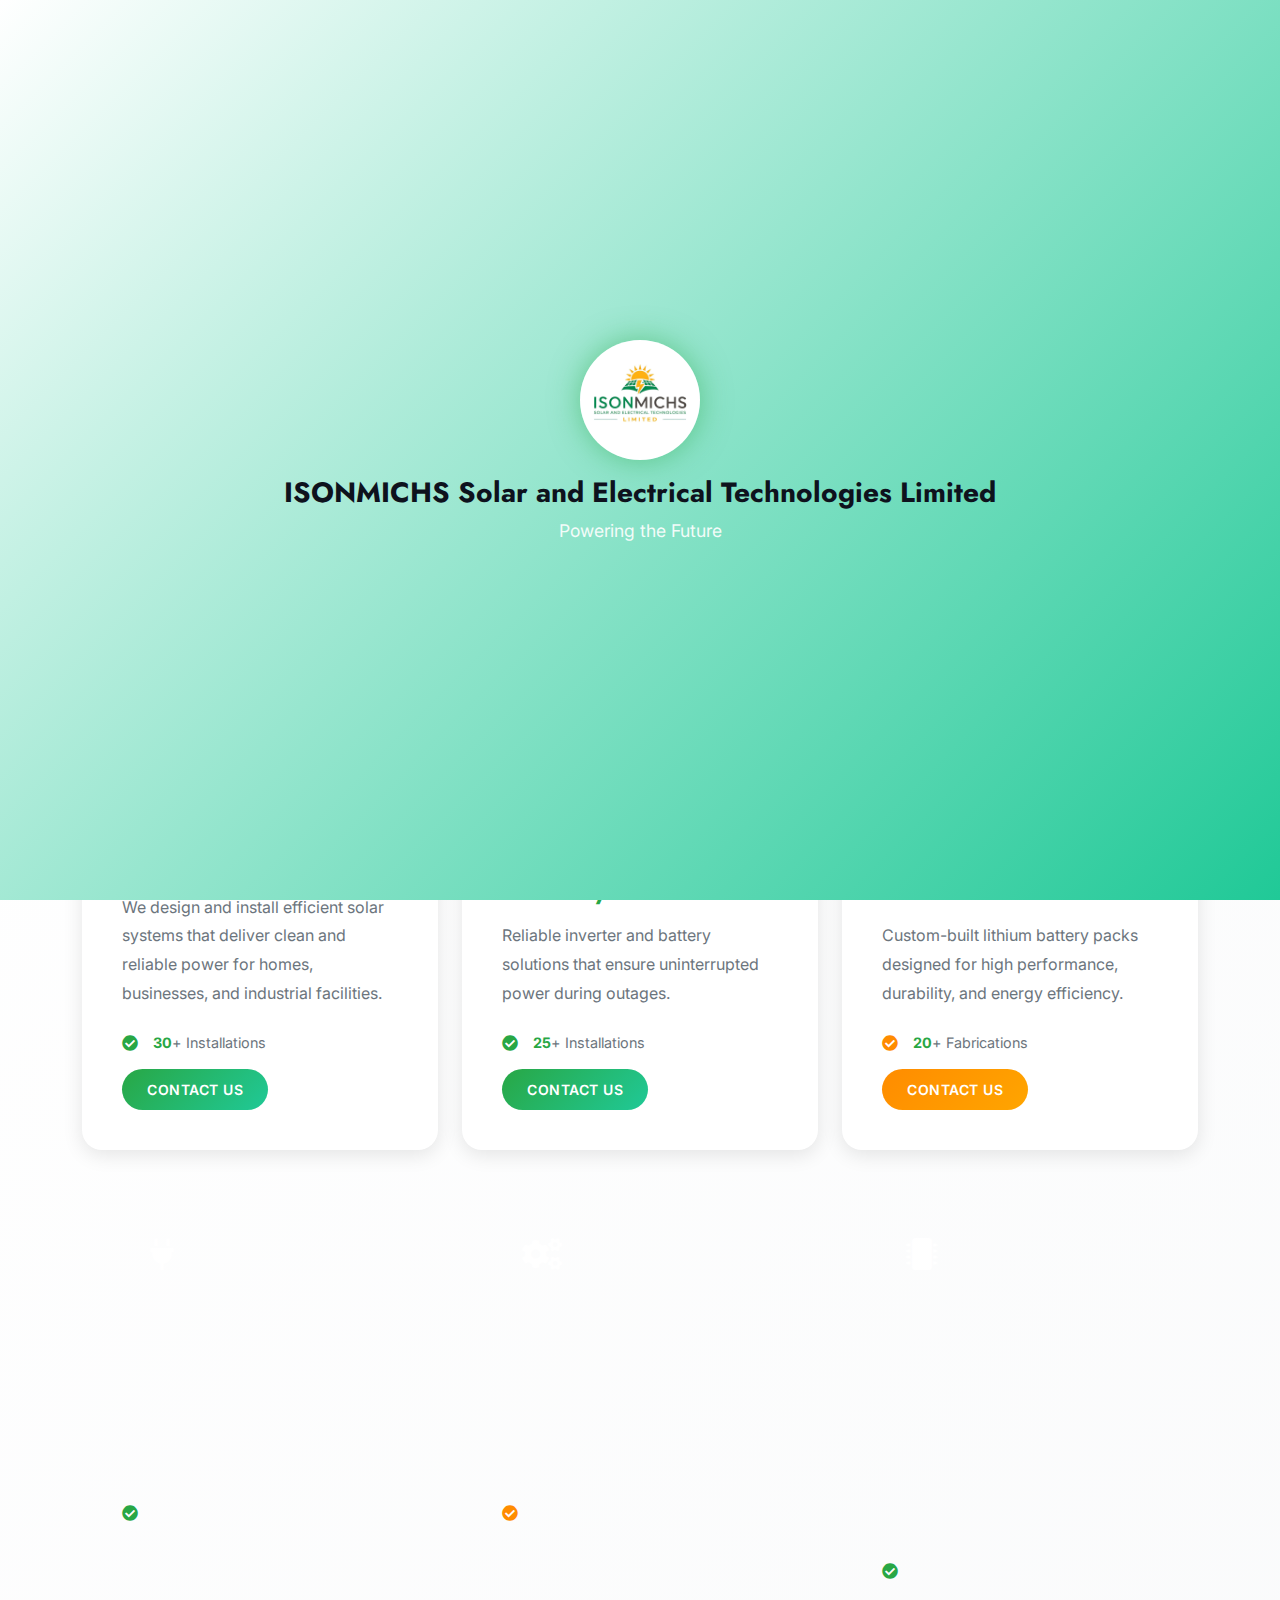
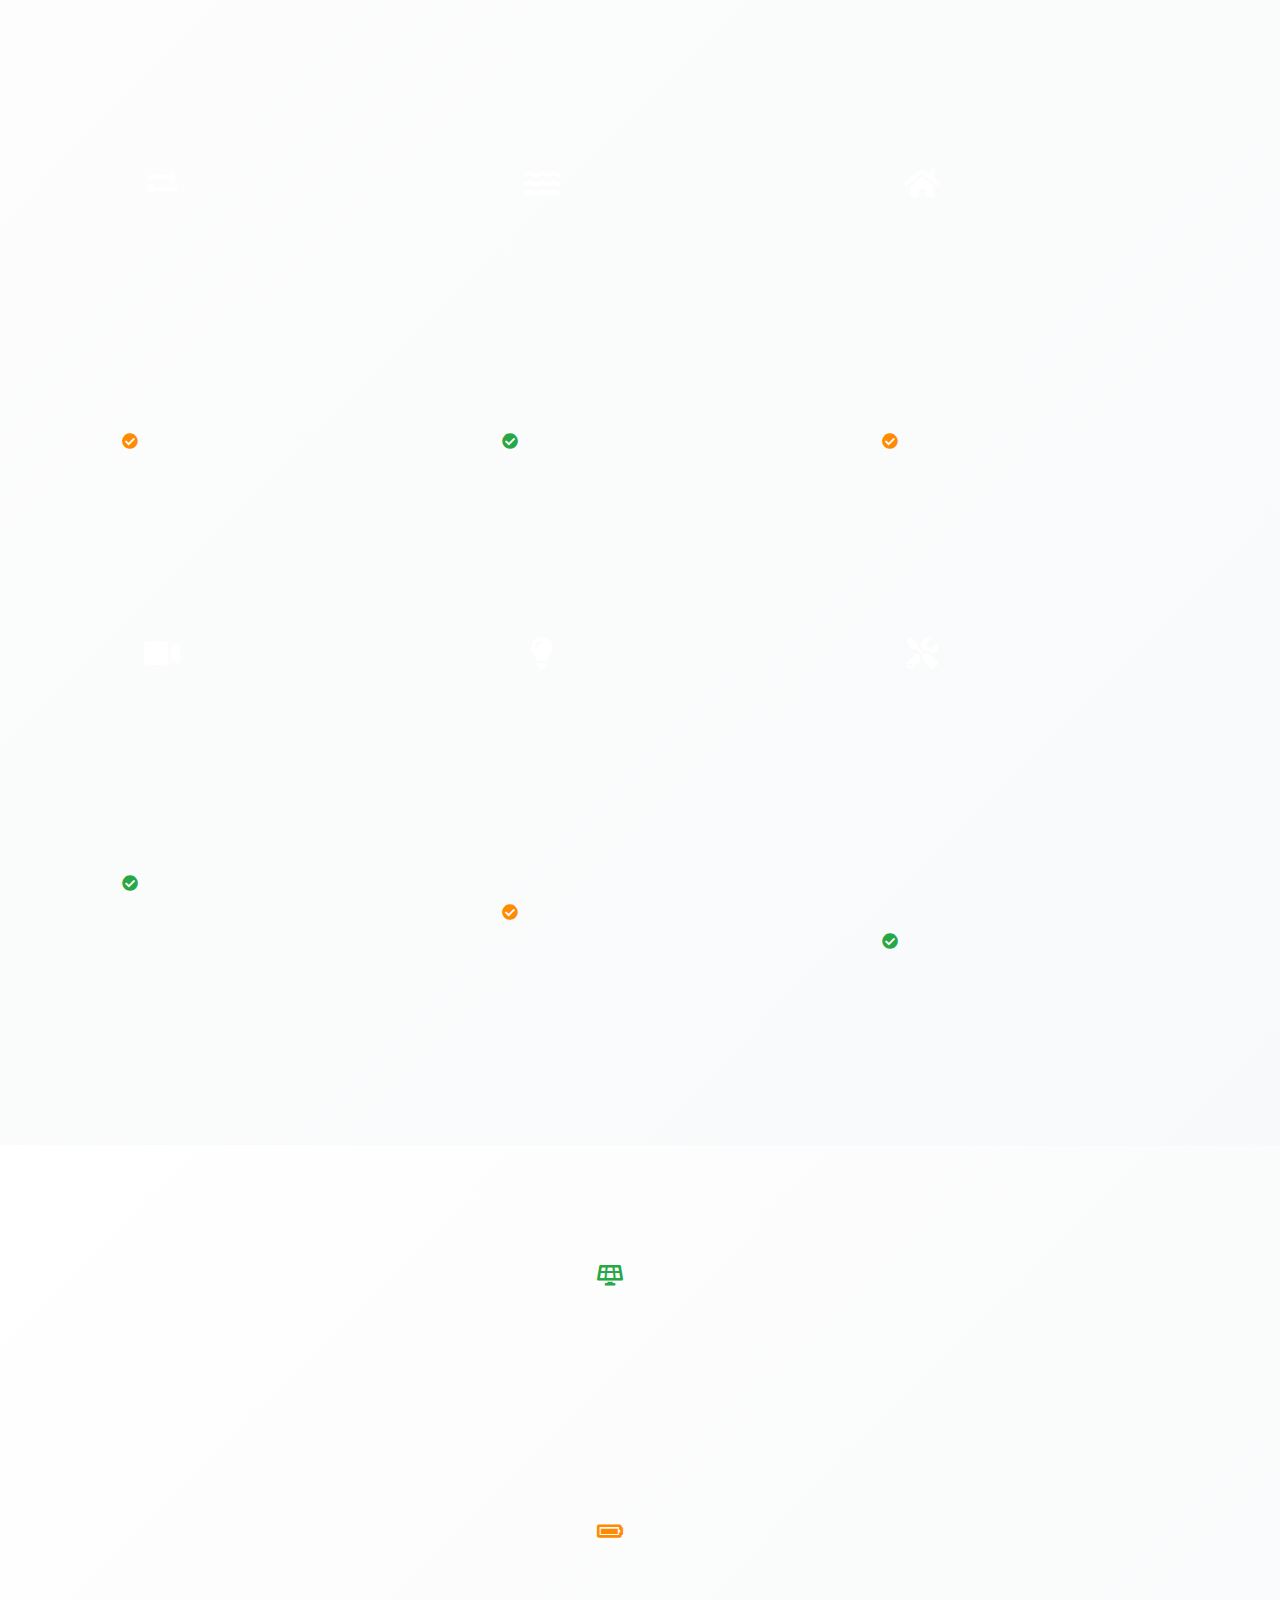
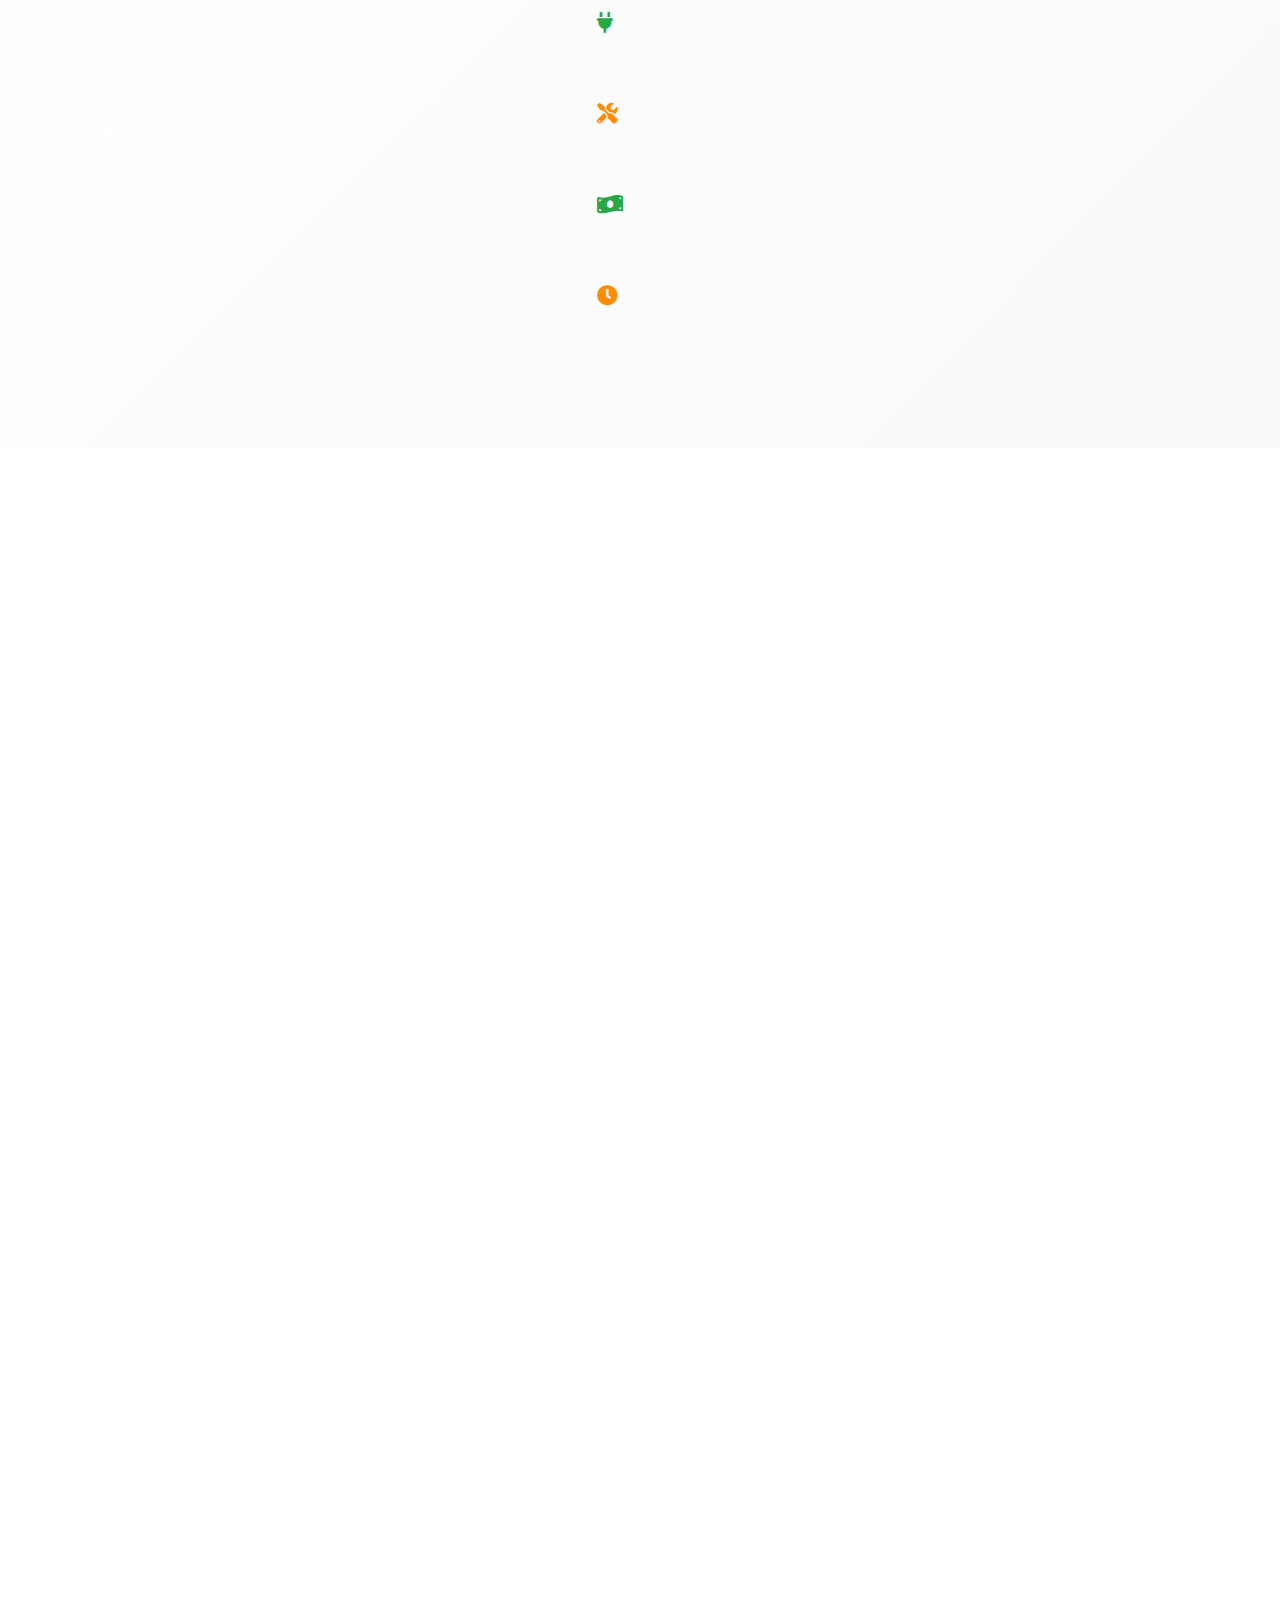
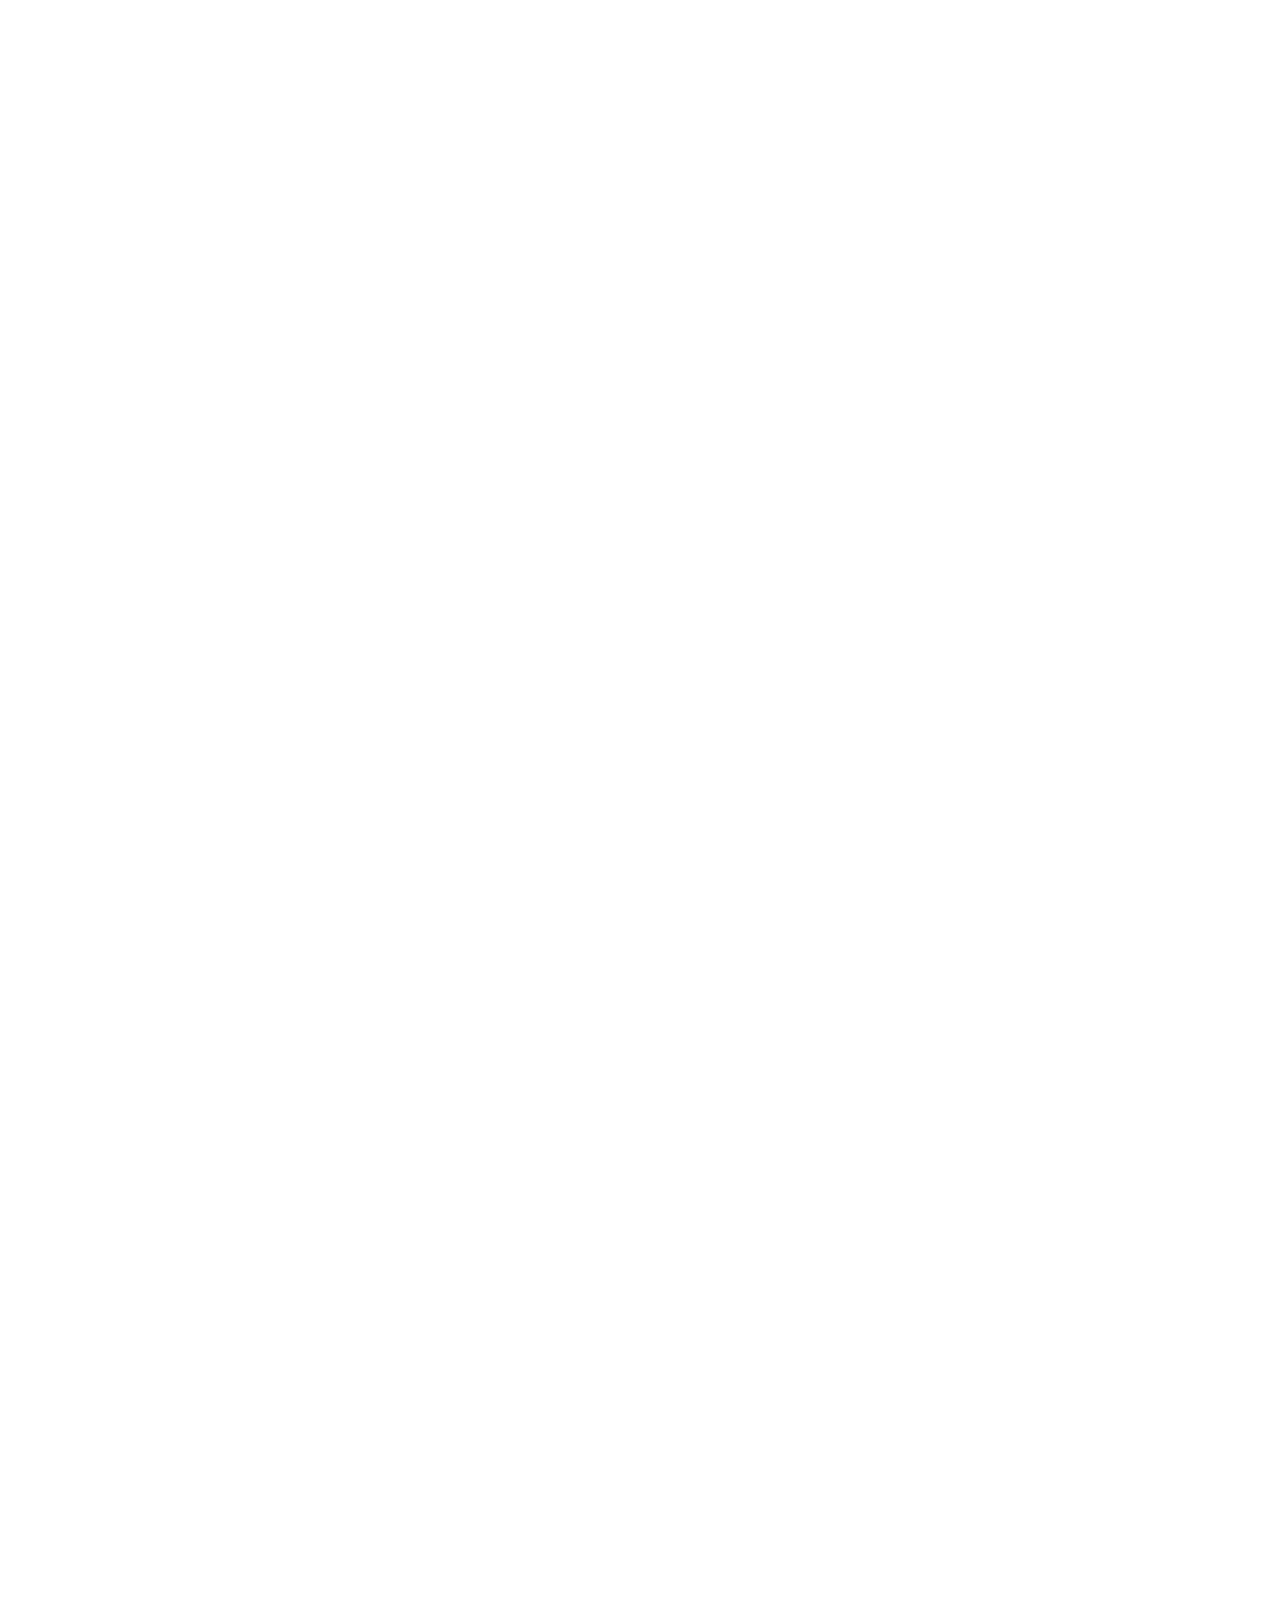
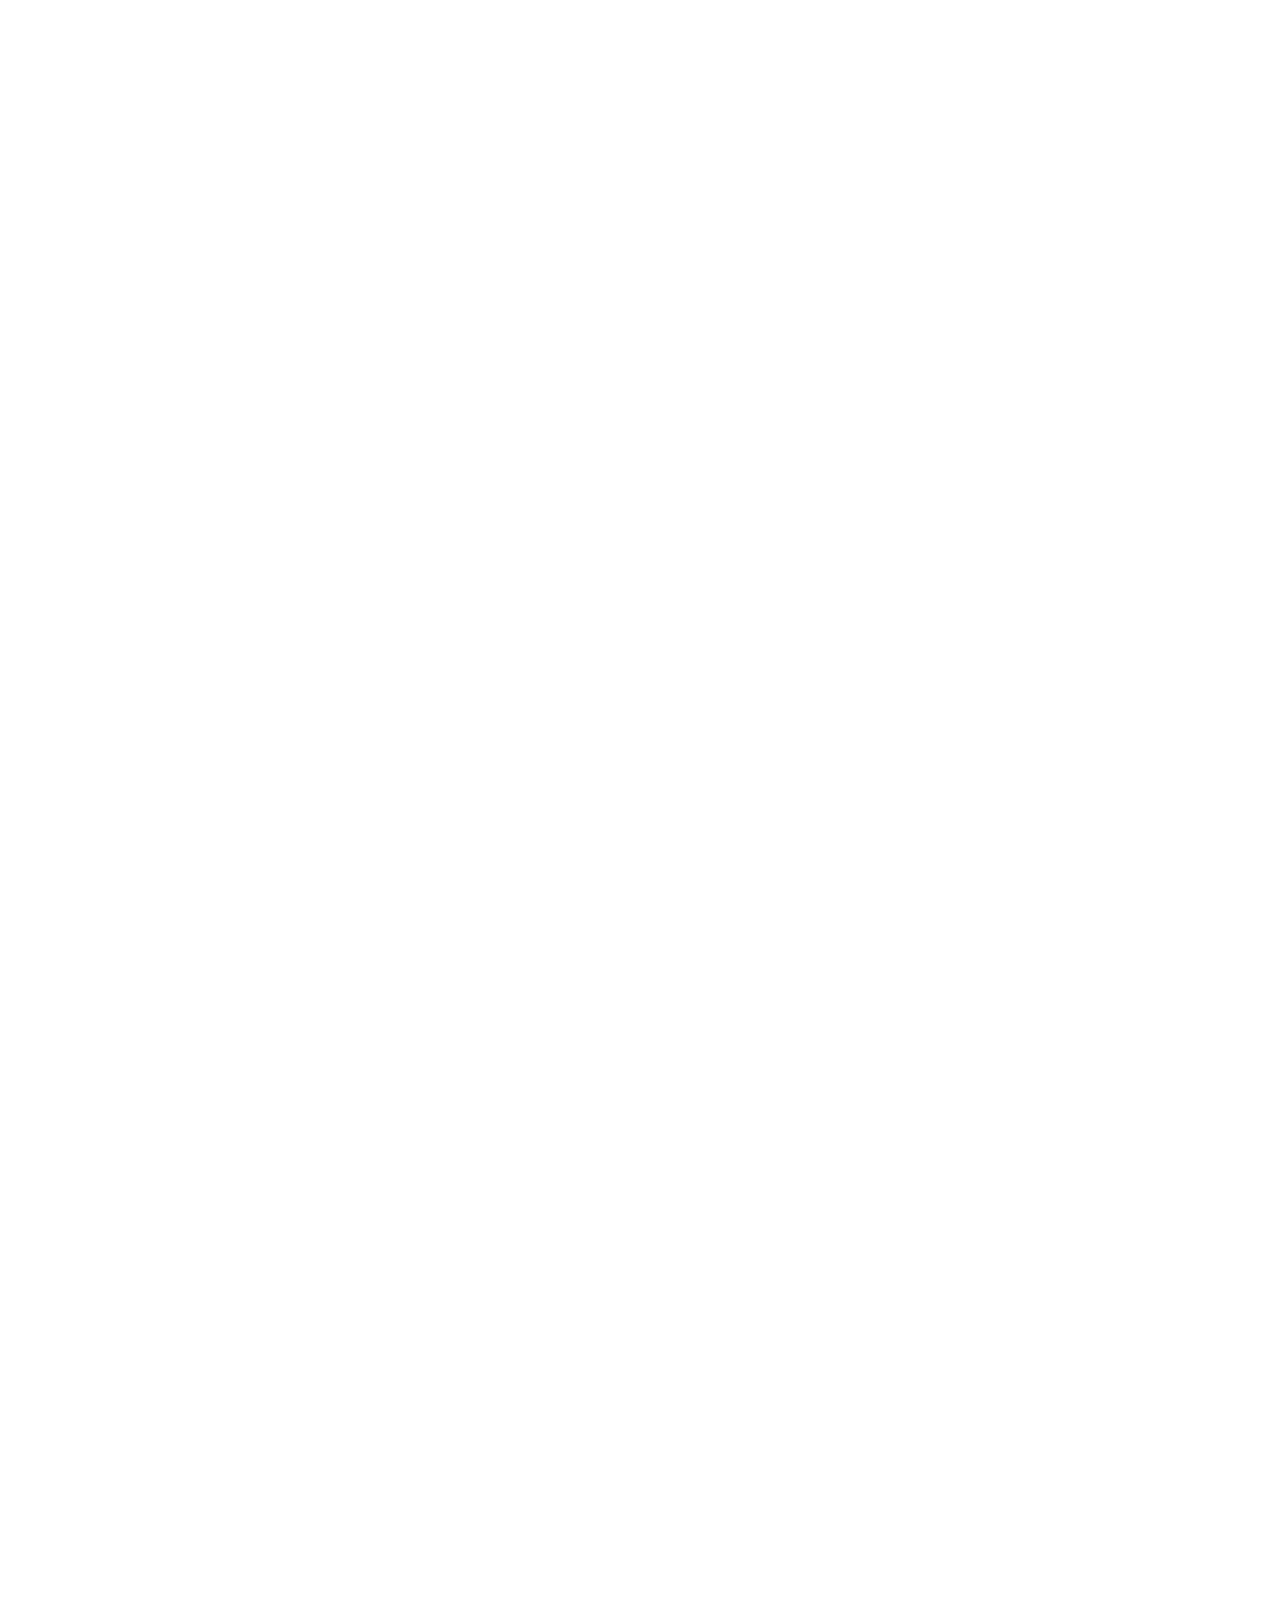
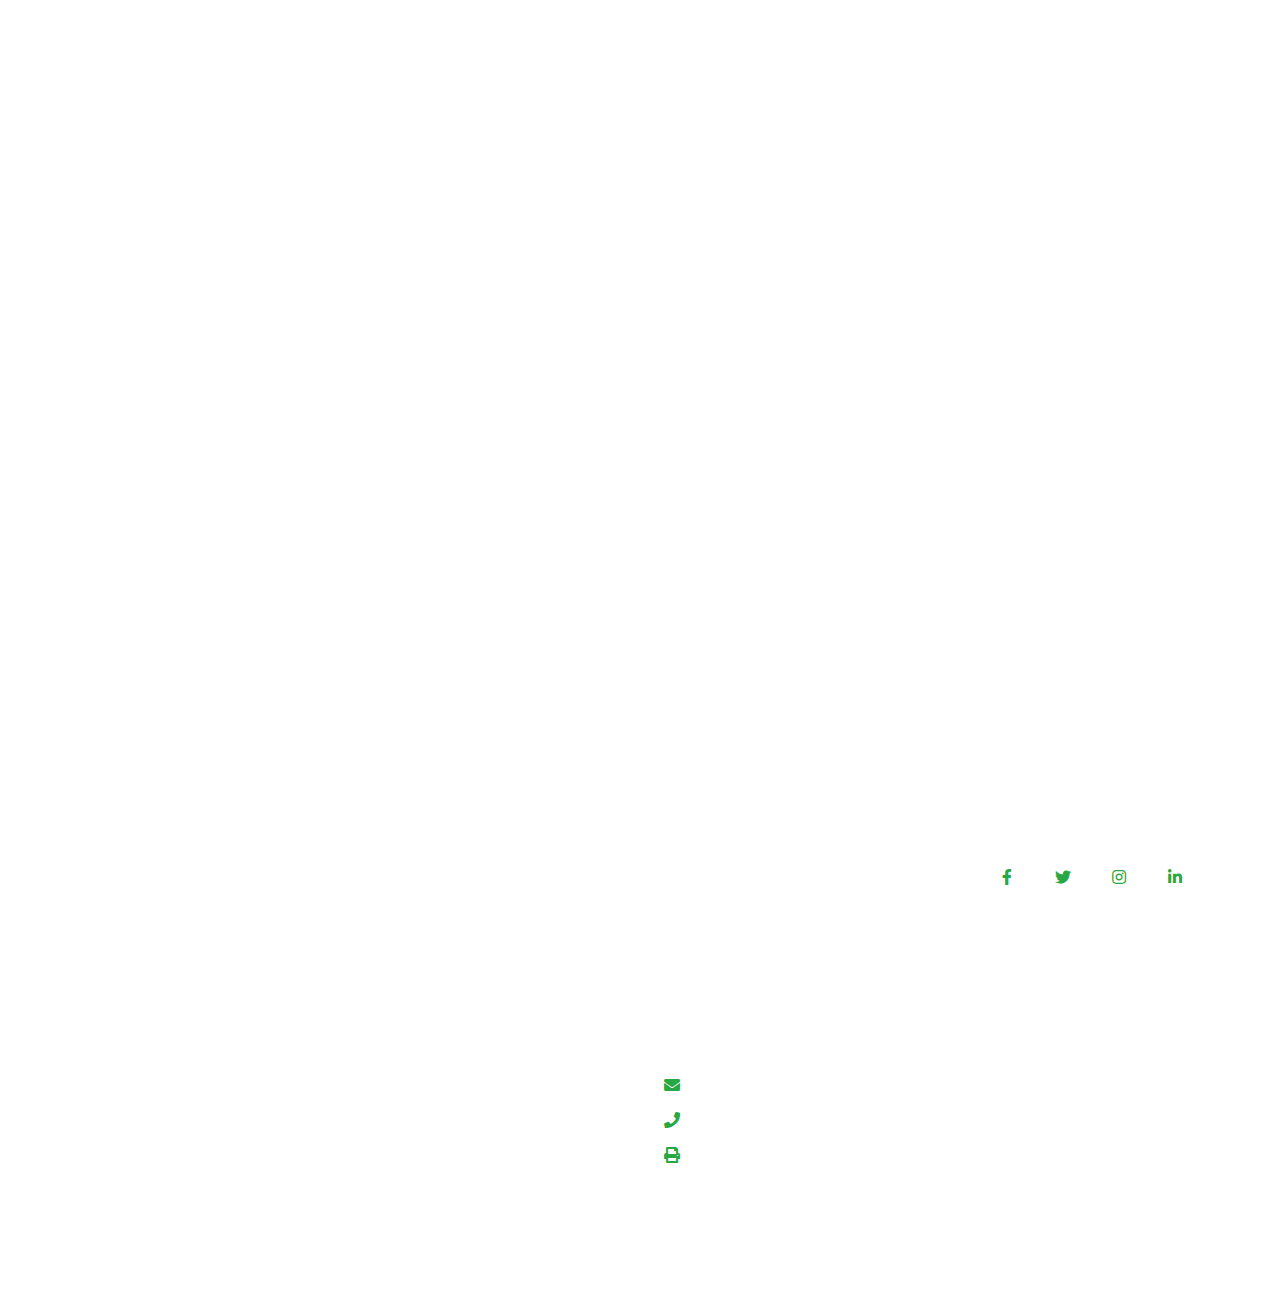
<file: service.html>
<!DOCTYPE html>
<html lang="en">

    <head>
        <meta charset="utf-8">
        <title>Services - ISONMICHS Solar and Electrical Technologies Limited</title>
        <meta content="width=device-width, initial-scale=1.0" name="viewport">
        <meta content="solar energy, solar panels, renewable energy, clean energy, solar installation" name="keywords">
        <meta content="ISONMICHS Solar and Electrical Technologies Limited services - Professional solar installation, maintenance, and energy solutions" name="description">
        <link rel="icon" type="image/jpeg" href="ISON.jpeg">

        <!-- Google Web Fonts -->
        <link rel="preconnect" href="https://fonts.googleapis.com">
        <link rel="preconnect" href="https://fonts.gstatic.com" crossorigin>
        <link href="https://fonts.googleapis.com/css2?family=Inter:wght@100..900&family=Edu+TAS+Beginner:wght@400..700&family=Jost:ital,wght@0,100..900;1,100..900&display=swap" rel="stylesheet">

        <!-- Icon Font Stylesheet -->
        <link rel="stylesheet" href="https://use.fontawesome.com/releases/v5.15.4/css/all.css"/>
        <link href="https://cdn.jsdelivr.net/npm/bootstrap-icons@1.4.1/font/bootstrap-icons.css" rel="stylesheet">

        <!-- Libraries Stylesheet -->
        <link rel="stylesheet" href="lib/animate/animate.min.css"/>
        <link href="lib/owlcarousel/assets/owl.carousel.min.css" rel="stylesheet">

        <!-- Customized Bootstrap Stylesheet -->
        <link href="css/bootstrap.min.css" rel="stylesheet">

        <!-- Template Stylesheet -->
        <link href="css/style.css" rel="stylesheet">
        
        <!-- Solar Enhancements Stylesheet -->
        <link href="css/solar-enhancements.css" rel="stylesheet">
    </head>

    <body>

        <!-- Loading Animation Start -->
        <div id="loading-screen" class="show position-fixed w-100 vh-100 top-0 start-0 d-flex align-items-center justify-content-center" style="background: linear-gradient(135deg, #ffffff, #20c997); z-index: 99999;">
            <div class="text-center">
                <img src="ISON.jpeg" alt="ISONMICHS Solar and Electrical Technologies Limited" class="loading-logo mb-3" style="width: 120px; height: 120px; border-radius: 50%; animation: pulse 2s infinite;">
                <div class="loading-text text-white">
                    <h3>ISONMICHS Solar and Electrical Technologies Limited</h3>
                    <p>Powering the Future</p>
                </div>
            </div>
        </div>
        <!-- Loading Animation End -->

        

        <!-- Navbar & Hero Start -->
        <div class="container-fluid header-top">
            <div class="container d-flex align-items-center">
                <div class="d-flex align-items-center h-100">
                    <a href="index.html" class="navbar-brand" style="height: 125px;">
                        <img src="ISON.jpeg" alt="ISONMICHS Solar and Electrical Technologies Limited" style="height: 80px; width: 80px; border-radius: 50%; object-fit: cover;">
                    </a>
                </div>
                <div class="w-100 h-100">
                    <div class="topbar px-0 py-2 d-none d-lg-block" style="height: 45px;">
                        <div class="row gx-0 align-items-center">
                            <div class="col-lg-8 text-center text-lg-center mb-lg-0">
                                <div class="d-flex flex-wrap">
                                    <div class="border-end border-primary pe-3">
                                        <a href="contact.html" class="text-muted small"><i class="fas fa-map-marker-alt text-primary me-2"></i>1 Road 5 Ewhuruibe Street Umueke Igwuruta Port Harcourt</a>
                                    </div>
                                    <div class="ps-3">
                                        <a href="mailto:isonmichsolar@gmail.com" class="text-muted small"><i class="fas fa-envelope text-primary me-2"></i>isonmichsolar@gmail.com</a>
                                    </div>
                                </div>
                            </div>
                            <div class="col-lg-4 text-center text-lg-end">
                                <div class="d-flex justify-content-end">
                                    <div class="d-flex border-end border-primary pe-3">
                                        <a class="btn p-0 text-primary me-3" href="https://www.facebook.com/isonmichs.integrated"><i class="fab fa-facebook-f"></i></a>
                                        <a class="btn p-0 text-primary me-3" href="https://x.com/Greatman079?t=ImSMDYt7X9eWyTy6RmzGMg&s=08"><i class="fab fa-twitter"></i></a>
                                        <a class="btn p-0 text-primary me-3" href="#"><i class="fab fa-instagram"></i></a>
                                        <a class="btn p-0 text-primary me-0" href="#"><i class="fab fa-linkedin-in"></i></a>
                                    </div>
                                    
                                </div>
                            </div>
                        </div>
                    </div>
                    <div class="nav-bar px-0 py-lg-0" style="height: 80px;">
                        <nav class="navbar navbar-expand-lg navbar-light d-flex justify-content-lg-end">
                            
                            <button class="navbar-toggler" type="button" data-bs-toggle="collapse" data-bs-target="#navbarCollapse">
                                <span class="fa fa-bars"></span>
                            </button>
                            <div class="collapse navbar-collapse" id="navbarCollapse">
                                <div class="navbar-nav mx-0 mx-lg-auto bg-white">
                                    <a href="index.html" class="nav-item nav-link">Home</a>
                                    <a href="about.html" class="nav-item nav-link">About</a>
                                    <a href="service.html" class="nav-item nav-link active">Service</a>
                                    <a href="blog.html" class="nav-item nav-link">Blog</a>
                                    <div class="nav-item dropdown">
                                        <a href="#" class="nav-link" data-bs-toggle="dropdown">
                                            <span class="dropdown-toggle">Pages</span>
                                        </a>
                                        <div class="dropdown-menu">
                                            <a href="project.html" class="dropdown-item">Our projects</a>
                                            <a href="team.html" class="dropdown-item">Our team</a>
                                           
                                    </div>
                                    <a href="contact.html" class="nav-item nav-link">Contact</a>
                                    <div class="nav-btn ps-3">
                                        <button class="btn-search btn btn-primary btn-md-square mt-2 mt-lg-0 mb-4 mb-lg-0 flex-shrink-0" data-bs-toggle="modal" data-bs-target="#searchModal"><i class="fas fa-search"></i></button>
                                        <a href="contact.html" class="btn btn-primary py-2 px-4 ms-0 ms-lg-3"> Get Solution</a>
                                    </div>
                                </div>
                            </div>
                        </nav>
                    </div>
                </div>
            </div>
        </div>
        <!-- Navbar & Hero End -->

        <!-- Modal Search Start -->
        <div class="modal fade" id="searchModal" tabindex="-1" aria-labelledby="exampleModalLabel" aria-hidden="true">
            <div class="modal-dialog modal-fullscreen">
                <div class="modal-content rounded-0">
                    <div class="modal-header">
                        <h5 class="modal-title" id="exampleModalLabel">Search by keyword</h5>
                        <button type="button" class="btn-close" data-bs-dismiss="modal" aria-label="Close"></button>
                    </div>
                    <div class="modal-body d-flex align-items-center bg-primary">
                        <div class="input-group w-75 mx-auto d-flex">
                            <input type="search" class="form-control p-3" placeholder="keywords" aria-describedby="search-icon-1">
                            <span id="search-icon-1" class="btn bg-light border nput-group-text p-3"><i class="fa fa-search"></i></span>
                        </div>
                    </div>
                </div>
            </div>
        </div>
        <!-- Modal Search End -->


        <!-- Header Start -->
        <div class="container-fluid bg-breadcrumb service-header">
            <div class="container text-center py-5" style="max-width: 900px;">
                <h4 class="text-white display-4 mb-4 wow fadeInDown" data-wow-delay="0.1s">Our Services</h4>
                <ol class="breadcrumb d-flex justify-content-center mb-0 wow fadeInDown" data-wow-delay="0.3s">
                    <li class="breadcrumb-item"><a href="index.html">Home</a></li>
                    <li class="breadcrumb-item"><a href="#">Pages</a></li>
                    <li class="breadcrumb-item active text-primary">Service</li>
                </ol>    
            </div>
        </div>
        <!-- Header End -->


        <!-- Services Start -->
    <div class="container-fluid services-section py-5" style="background: linear-gradient(135deg, #ffffff 0%, #f8f9fa 100%);">
        <div class="container py-5">
            <!-- Section Header -->
            <div class="text-center mb-5 wow fadeInUp" data-wow-delay="0.1s">
                <h2 class="display-5 mb-3" style="color: #28a745; font-weight: bold;">Our Services</h2>
                <p class="lead mx-auto" style="max-width: 700px; color: #6c757d;">Providing Reliable, Clean, and Innovative Energy Solutions</p>
            </div>

            <!-- Service Cards Grid -->
            <div class="row g-4">
                <!-- Service 1: Solar Panel Installation -->
                <div class="col-lg-4 col-md-6 wow fadeInUp" data-wow-delay="0.2s">
                    <div class="service-card" style="background: white; border-radius: 20px; padding: 40px; box-shadow: 0 5px 20px rgba(0,0,0,0.1); transition: all 0.4s ease; height: 100%; position: relative; overflow: hidden;">
                        <div class="service-bg-circle" style="position: absolute; top: -50px; right: -50px; width: 150px; height: 150px; background: linear-gradient(135deg, rgba(40, 167, 69, 0.1), rgba(32, 201, 151, 0.1)); border-radius: 50%; transition: all 0.4s ease;"></div>
                        
                        <div class="service-icon mb-4" style="width: 80px; height: 80px; background: linear-gradient(135deg, #28a745, #20c997); border-radius: 50%; display: flex; align-items: center; justify-content: center; position: relative; z-index: 2; animation: pulse 2s infinite;">
                            <i class="fas fa-solar-panel" style="color: white; font-size: 2rem;"></i>
                        </div>
                        
                        <h4 class="mb-3" style="color: #28a745; font-weight: bold; position: relative; z-index: 2;">Solar Panel Installation</h4>
                        <p class="mb-4" style="color: #6c757d; line-height: 1.8; position: relative; z-index: 2;">We design and install efficient solar systems that deliver clean and reliable power for homes, businesses, and industrial facilities.</p>
                        
                        <div class="service-counter mb-3" style="display: flex; align-items: center; gap: 10px; position: relative; z-index: 2;">
                            <i class="fas fa-check-circle" style="color: #28a745;"></i>
                            <span style="color: #6c757d; font-size: 0.9rem;"><strong class="service-count" data-target="15">30</strong>+ Installations</span>
                        </div>
                        
                        <a href="contact.html" class="btn btn-sm" style="background: linear-gradient(135deg, #28a745, #20c997); color: white; border: none; padding: 10px 25px; border-radius: 25px; position: relative; z-index: 2;">Contact Us</a>
                    </div>
                </div>

                <!-- Service 2: Inverter & Backup Power Systems -->
                <div class="col-lg-4 col-md-6 wow fadeInUp" data-wow-delay="0.4s">
                    <div class="service-card" style="background: white; border-radius: 20px; padding: 40px; box-shadow: 0 5px 20px rgba(0,0,0,0.1); transition: all 0.4s ease; height: 100%; position: relative; overflow: hidden;">
                        <div class="service-bg-circle" style="position: absolute; top: -50px; right: -50px; width: 150px; height: 150px; background: linear-gradient(135deg, rgba(40, 167, 69, 0.1), rgba(32, 201, 151, 0.1)); border-radius: 50%; transition: all 0.4s ease;"></div>
                        
                        <div class="service-icon mb-4" style="width: 80px; height: 80px; background: linear-gradient(135deg, #28a745, #20c997); border-radius: 50%; display: flex; align-items: center; justify-content: center; position: relative; z-index: 2; animation: pulse 2s infinite;">
                            <i class="fas fa-battery-full" style="color: white; font-size: 2rem;"></i>
                        </div>
                        
                        <h4 class="mb-3" style="color: #28a745; font-weight: bold; position: relative; z-index: 2;">Inverter & Backup Power Systems</h4>
                        <p class="mb-4" style="color: #6c757d; line-height: 1.8; position: relative; z-index: 2;">Reliable inverter and battery solutions that ensure uninterrupted power during outages.</p>
                        
                        <div class="service-counter mb-3" style="display: flex; align-items: center; gap: 10px; position: relative; z-index: 2;">
                            <i class="fas fa-check-circle" style="color: #28a745;"></i>
                            <span style="color: #6c757d; font-size: 0.9rem;"><strong class="service-count" data-target="10">25</strong>+ Installations</span>
                        </div>
                        
                        <a href="contact.html" class="btn btn-sm" style="background: linear-gradient(135deg, #28a745, #20c997); color: white; border: none; padding: 10px 25px; border-radius: 25px; position: relative; z-index: 2;">Contact Us</a>
                    </div>
                </div>

                <!-- Service 3: Lithium Battery Pack Fabrication -->
                <div class="col-lg-4 col-md-6 wow fadeInUp" data-wow-delay="0.6s">
                    <div class="service-card" style="background: white; border-radius: 20px; padding: 40px; box-shadow: 0 5px 20px rgba(0,0,0,0.1); transition: all 0.4s ease; height: 100%; position: relative; overflow: hidden;">
                        <div class="service-bg-circle" style="position: absolute; top: -50px; right: -50px; width: 150px; height: 150px; background: linear-gradient(135deg, rgba(255, 140, 0, 0.1), rgba(255, 165, 0, 0.1)); border-radius: 50%; transition: all 0.4s ease;"></div>
                        
                        <div class="service-icon mb-4" style="width: 80px; height: 80px; background: linear-gradient(135deg, #ff8c00, #ffa500); border-radius: 50%; display: flex; align-items: center; justify-content: center; position: relative; z-index: 2; animation: pulse 2s infinite;">
                            <i class="fas fa-battery-three-quarters" style="color: white; font-size: 2rem;"></i>
                        </div>
                        
                        <h4 class="mb-3" style="color: #ff8c00; font-weight: bold; position: relative; z-index: 2;">Lithium Battery Pack Fabrication</h4>
                        <p class="mb-4" style="color: #6c757d; line-height: 1.8; position: relative; z-index: 2;">Custom-built lithium battery packs designed for high performance, durability, and energy efficiency.</p>
                        
                        <div class="service-counter mb-3" style="display: flex; align-items: center; gap: 10px; position: relative; z-index: 2;">
                            <i class="fas fa-check-circle" style="color: #ff8c00;"></i>
                            <span style="color: #6c757d; font-size: 0.9rem;"><strong class="service-count" data-target="5">20</strong>+ Fabrications</span>
                        </div>
                        
                        <a href="contact.html" class="btn btn-sm" style="background: linear-gradient(135deg, #ff8c00, #ffa500); color: white; border: none; padding: 10px 25px; border-radius: 25px; position: relative; z-index: 2;">Contact Us</a>
                    </div>
                </div>

                <!-- Service 4: Electrical House Wiring -->
                <div class="col-lg-4 col-md-6 wow fadeInUp" data-wow-delay="0.8s">
                    <div class="service-card" style="background: white; border-radius: 20px; padding: 40px; box-shadow: 0 5px 20px rgba(0,0,0,0.1); transition: all 0.4s ease; height: 100%; position: relative; overflow: hidden;">
                        <div class="service-bg-circle" style="position: absolute; top: -50px; right: -50px; width: 150px; height: 150px; background: linear-gradient(135deg, rgba(40, 167, 69, 0.1), rgba(32, 201, 151, 0.1)); border-radius: 50%; transition: all 0.4s ease;"></div>
                        
                        <div class="service-icon mb-4" style="width: 80px; height: 80px; background: linear-gradient(135deg, #28a745, #20c997); border-radius: 50%; display: flex; align-items: center; justify-content: center; position: relative; z-index: 2; animation: pulse 2s infinite;">
                            <i class="fas fa-plug" style="color: white; font-size: 2rem;"></i>
                        </div>
                        
                        <h4 class="mb-3" style="color: #28a745; font-weight: bold; position: relative; z-index: 2;">Electrical House Wiring</h4>
                        <p class="mb-4" style="color: #6c757d; line-height: 1.8; position: relative; z-index: 2;">Safe and professional electrical wiring for residential and commercial buildings, executed to standard regulations.</p>
                        
                        <div class="service-counter mb-3" style="display: flex; align-items: center; gap: 10px; position: relative; z-index: 2;">
                            <i class="fas fa-check-circle" style="color: #28a745;"></i>
                            <span style="color: #6c757d; font-size: 0.9rem;"><strong class="service-count" data-target="15">20</strong>+ Projects</span>
                        </div>
                        
                        <a href="contact.html" class="btn btn-sm" style="background: linear-gradient(135deg, #28a745, #20c997); color: white; border: none; padding: 10px 25px; border-radius: 25px; position: relative; z-index: 2;">Contact Us</a>
                    </div>
                </div>

                <!-- Service 5: Industrial Electrical Automation -->
                <div class="col-lg-4 col-md-6 wow fadeInUp" data-wow-delay="1s">
                    <div class="service-card" style="background: white; border-radius: 20px; padding: 40px; box-shadow: 0 5px 20px rgba(0,0,0,0.1); transition: all 0.4s ease; height: 100%; position: relative; overflow: hidden;">
                        <div class="service-bg-circle" style="position: absolute; top: -50px; right: -50px; width: 150px; height: 150px; background: linear-gradient(135deg, rgba(255, 140, 0, 0.1), rgba(255, 165, 0, 0.1)); border-radius: 50%; transition: all 0.4s ease;"></div>
                        
                        <div class="service-icon mb-4" style="width: 80px; height: 80px; background: linear-gradient(135deg, #ff8c00, #ffa500); border-radius: 50%; display: flex; align-items: center; justify-content: center; position: relative; z-index: 2; animation: pulse 2s infinite;">
                            <i class="fas fa-cogs" style="color: white; font-size: 2rem;"></i>
                        </div>
                        
                        <h4 class="mb-3" style="color: #ff8c00; font-weight: bold; position: relative; z-index: 2;">Industrial Electrical Automation</h4>
                        <p class="mb-4" style="color: #6c757d; line-height: 1.8; position: relative; z-index: 2;">Automation solutions for industrial processes, improving efficiency, control, and operational reliability.</p>
                        
                        <div class="service-counter mb-3" style="display: flex; align-items: center; gap: 10px; position: relative; z-index: 2;">
                            <i class="fas fa-check-circle" style="color: #ff8c00;"></i>
                            <span style="color: #6c757d; font-size: 0.9rem;"><strong class="service-count" data-target="10">15</strong>+ Projects</span>
                        </div>
                        
                        <a href="contact.html" class="btn btn-sm" style="background: linear-gradient(135deg, #ff8c00, #ffa500); color: white; border: none; padding: 10px 25px; border-radius: 25px; position: relative; z-index: 2;">Contact Us</a>
                    </div>
                </div>

                <!-- Service 6: Motor Starter & Control Panels -->
                <div class="col-lg-4 col-md-6 wow fadeInUp" data-wow-delay="1.2s">
                    <div class="service-card" style="background: white; border-radius: 20px; padding: 40px; box-shadow: 0 5px 20px rgba(0,0,0,0.1); transition: all 0.4s ease; height: 100%; position: relative; overflow: hidden;">
                        <div class="service-bg-circle" style="position: absolute; top: -50px; right: -50px; width: 150px; height: 150px; background: linear-gradient(135deg, rgba(40, 167, 69, 0.1), rgba(32, 201, 151, 0.1)); border-radius: 50%; transition: all 0.4s ease;"></div>
                        
                        <div class="service-icon mb-4" style="width: 80px; height: 80px; background: linear-gradient(135deg, #28a745, #20c997); border-radius: 50%; display: flex; align-items: center; justify-content: center; position: relative; z-index: 2; animation: pulse 2s infinite;">
                            <i class="fas fa-microchip" style="color: white; font-size: 2rem;"></i>
                        </div>
                        
                        <h4 class="mb-3" style="color: #28a745; font-weight: bold; position: relative; z-index: 2;">Motor Starter & Control Panels</h4>
                        <p class="mb-4" style="color: #6c757d; line-height: 1.8; position: relative; z-index: 2;">Design and construction of motor control panels including DOL, forward & reverse, star/delta, conveyor, and elevator control systems.</p>
                        
                        <div class="service-counter mb-3" style="display: flex; align-items: center; gap: 10px; position: relative; z-index: 2;">
                            <i class="fas fa-check-circle" style="color: #28a745;"></i>
                            <span style="color: #6c757d; font-size: 0.9rem;"><strong class="service-count" data-target="10">1</strong>+ Panels Built</span>
                        </div>
                        
                        <a href="contact.html" class="btn btn-sm" style="background: linear-gradient(135deg, #28a745, #20c997); color: white; border: none; padding: 10px 25px; border-radius: 25px; position: relative; z-index: 2;">Contact Us</a>
                    </div>
                </div>

                <!-- Service 7: Automatic Changeover Systems -->
                <div class="col-lg-4 col-md-6 wow fadeInUp" data-wow-delay="1.4s">
                    <div class="service-card" style="background: white; border-radius: 20px; padding: 40px; box-shadow: 0 5px 20px rgba(0,0,0,0.1); transition: all 0.4s ease; height: 100%; position: relative; overflow: hidden;">
                        <div class="service-bg-circle" style="position: absolute; top: -50px; right: -50px; width: 150px; height: 150px; background: linear-gradient(135deg, rgba(255, 140, 0, 0.1), rgba(255, 165, 0, 0.1)); border-radius: 50%; transition: all 0.4s ease;"></div>
                        
                        <div class="service-icon mb-4" style="width: 80px; height: 80px; background: linear-gradient(135deg, #ff8c00, #ffa500); border-radius: 50%; display: flex; align-items: center; justify-content: center; position: relative; z-index: 2; animation: pulse 2s infinite;">
                            <i class="fas fa-exchange-alt" style="color: white; font-size: 2rem;"></i>
                        </div>
                        
                        <h4 class="mb-3" style="color: #ff8c00; font-weight: bold; position: relative; z-index: 2;">Automatic Changeover Systems</h4>
                        <p class="mb-4" style="color: #6c757d; line-height: 1.8; position: relative; z-index: 2;">Installation of manual and automatic changeover systems for seamless power switching.</p>
                        
                        <div class="service-counter mb-3" style="display: flex; align-items: center; gap: 10px; position: relative; z-index: 2;">
                            <i class="fas fa-check-circle" style="color: #ff8c00;"></i>
                            <span style="color: #6c757d; font-size: 0.9rem;"><strong class="service-count" data-target="10">25</strong>+ Installations</span>
                        </div>
                        
                        <a href="contact.html" class="btn btn-sm" style="background: linear-gradient(135deg, #ff8c00, #ffa500); color: white; border: none; padding: 10px 25px; border-radius: 25px; position: relative; z-index: 2;">Contact Us</a>
                    </div>
                </div>

                <!-- Service 8: Float Switch & Water Level Automation -->
                <div class="col-lg-4 col-md-6 wow fadeInUp" data-wow-delay="1.6s">
                    <div class="service-card" style="background: white; border-radius: 20px; padding: 40px; box-shadow: 0 5px 20px rgba(0,0,0,0.1); transition: all 0.4s ease; height: 100%; position: relative; overflow: hidden;">
                        <div class="service-bg-circle" style="position: absolute; top: -50px; right: -50px; width: 150px; height: 150px; background: linear-gradient(135deg, rgba(40, 167, 69, 0.1), rgba(32, 201, 151, 0.1)); border-radius: 50%; transition: all 0.4s ease;"></div>
                        
                        <div class="service-icon mb-4" style="width: 80px; height: 80px; background: linear-gradient(135deg, #28a745, #20c997); border-radius: 50%; display: flex; align-items: center; justify-content: center; position: relative; z-index: 2; animation: pulse 2s infinite;">
                            <i class="fas fa-water" style="color: white; font-size: 2rem;"></i>
                        </div>
                        
                        <h4 class="mb-3" style="color: #28a745; font-weight: bold; position: relative; z-index: 2;">Float Switch & Water Level Automation</h4>
                        <p class="mb-4" style="color: #6c757d; line-height: 1.8; position: relative; z-index: 2;">Automated water level control systems for tanks, boreholes, and pumping operations.</p>
                        
                        <div class="service-counter mb-3" style="display: flex; align-items: center; gap: 10px; position: relative; z-index: 2;">
                            <i class="fas fa-check-circle" style="color: #28a745;"></i>
                            <span style="color: #6c757d; font-size: 0.9rem;"><strong class="service-count" data-target="5">10</strong>+ Installations</span>
                        </div>
                        
                        <a href="contact.html" class="btn btn-sm" style="background: linear-gradient(135deg, #28a745, #20c997); color: white; border: none; padding: 10px 25px; border-radius: 25px; position: relative; z-index: 2;">Contact Us</a>
                    </div>
                </div>

                <!-- Service 9: Smart Home Automation -->
                <div class="col-lg-4 col-md-6 wow fadeInUp" data-wow-delay="1.8s">
                    <div class="service-card" style="background: white; border-radius: 20px; padding: 40px; box-shadow: 0 5px 20px rgba(0,0,0,0.1); transition: all 0.4s ease; height: 100%; position: relative; overflow: hidden;">
                        <div class="service-bg-circle" style="position: absolute; top: -50px; right: -50px; width: 150px; height: 150px; background: linear-gradient(135deg, rgba(255, 140, 0, 0.1), rgba(255, 165, 0, 0.1)); border-radius: 50%; transition: all 0.4s ease;"></div>
                        
                        <div class="service-icon mb-4" style="width: 80px; height: 80px; background: linear-gradient(135deg, #ff8c00, #ffa500); border-radius: 50%; display: flex; align-items: center; justify-content: center; position: relative; z-index: 2; animation: pulse 2s infinite;">
                            <i class="fas fa-home" style="color: white; font-size: 2rem;"></i>
                        </div>
                        
                        <h4 class="mb-3" style="color: #ff8c00; font-weight: bold; position: relative; z-index: 2;">Smart Home Automation</h4>
                        <p class="mb-4" style="color: #6c757d; line-height: 1.8; position: relative; z-index: 2;">Intelligent systems that automate lighting, control, and energy usage for modern living.</p>
                        
                        <div class="service-counter mb-3" style="display: flex; align-items: center; gap: 10px; position: relative; z-index: 2;">
                            <i class="fas fa-check-circle" style="color: #ff8c00;"></i>
                            <span style="color: #6c757d; font-size: 0.9rem;"><strong class="service-count" data-target="5">20</strong>+ Installations</span>
                        </div>
                        
                        <a href="contact.html" class="btn btn-sm" style="background: linear-gradient(135deg, #ff8c00, #ffa500); color: white; border: none; padding: 10px 25px; border-radius: 25px; position: relative; z-index: 2;">Contact Us</a>
                    </div>
                </div>

                <!-- Service 10: CCTV Installation -->
                <div class="col-lg-4 col-md-6 wow fadeInUp" data-wow-delay="2s">
                    <div class="service-card" style="background: white; border-radius: 20px; padding: 40px; box-shadow: 0 5px 20px rgba(0,0,0,0.1); transition: all 0.4s ease; height: 100%; position: relative; overflow: hidden;">
                        <div class="service-bg-circle" style="position: absolute; top: -50px; right: -50px; width: 150px; height: 150px; background: linear-gradient(135deg, rgba(40, 167, 69, 0.1), rgba(32, 201, 151, 0.1)); border-radius: 50%; transition: all 0.4s ease;"></div>
                        
                        <div class="service-icon mb-4" style="width: 80px; height: 80px; background: linear-gradient(135deg, #28a745, #20c997); border-radius: 50%; display: flex; align-items: center; justify-content: center; position: relative; z-index: 2; animation: pulse 2s infinite;">
                            <i class="fas fa-video" style="color: white; font-size: 2rem;"></i>
                        </div>
                        
                        <h4 class="mb-3" style="color: #28a745; font-weight: bold; position: relative; z-index: 2;">CCTV Installation</h4>
                        <p class="mb-4" style="color: #6c757d; line-height: 1.8; position: relative; z-index: 2;">Professional CCTV solutions for monitoring, security, and remote access in homes and businesses.</p>
                        
                        <div class="service-counter mb-3" style="display: flex; align-items: center; gap: 10px; position: relative; z-index: 2;">
                            <i class="fas fa-check-circle" style="color: #28a745;"></i>
                            <span style="color: #6c757d; font-size: 0.9rem;"><strong class="service-count" data-target="10">20</strong>+ Installations</span>
                        </div>
                        
                        <a href="contact.html" class="btn btn-sm" style="background: linear-gradient(135deg, #28a745, #20c997); color: white; border: none; padding: 10px 25px; border-radius: 25px; position: relative; z-index: 2;">Contact Us</a>
                    </div>
                </div>

                <!-- Service 11: Solar Street Lighting -->
                <div class="col-lg-4 col-md-6 wow fadeInUp" data-wow-delay="2.2s">
                    <div class="service-card" style="background: white; border-radius: 20px; padding: 40px; box-shadow: 0 5px 20px rgba(0,0,0,0.1); transition: all 0.4s ease; height: 100%; position: relative; overflow: hidden;">
                        <div class="service-bg-circle" style="position: absolute; top: -50px; right: -50px; width: 150px; height: 150px; background: linear-gradient(135deg, rgba(255, 140, 0, 0.1), rgba(255, 165, 0, 0.1)); border-radius: 50%; transition: all 0.4s ease;"></div>
                        
                        <div class="service-icon mb-4" style="width: 80px; height: 80px; background: linear-gradient(135deg, #ff8c00, #ffa500); border-radius: 50%; display: flex; align-items: center; justify-content: center; position: relative; z-index: 2; animation: pulse 2s infinite;">
                            <i class="fas fa-lightbulb" style="color: white; font-size: 2rem;"></i>
                        </div>
                        
                        <h4 class="mb-3" style="color: #ff8c00; font-weight: bold; position: relative; z-index: 2;">Solar Street Lighting</h4>
                        <p class="mb-4" style="color: #6c757d; line-height: 1.8; position: relative; z-index: 2;">Energy-efficient solar street lights for estates, communities, schools, and public spaces with automatic operation.</p>
                        
                        <div class="service-counter mb-3" style="display: flex; align-items: center; gap: 10px; position: relative; z-index: 2;">
                            <i class="fas fa-check-circle" style="color: #ff8c00;"></i>
                            <span style="color: #6c757d; font-size: 0.9rem;"><strong class="service-count" data-target="8">10</strong>+ Projects</span>
                        </div>
                        
                        <a href="contact.html" class="btn btn-sm" style="background: linear-gradient(135deg, #ff8c00, #ffa500); color: white; border: none; padding: 10px 25px; border-radius: 25px; position: relative; z-index: 2;">Contact Us</a>
                    </div>
                </div>

                <!-- Service 12: System Maintenance & Repairs -->
                <div class="col-lg-4 col-md-6 wow fadeInUp" data-wow-delay="2.4s">
                    <div class="service-card" style="background: white; border-radius: 20px; padding: 40px; box-shadow: 0 5px 20px rgba(0,0,0,0.1); transition: all 0.4s ease; height: 100%; position: relative; overflow: hidden;">
                        <div class="service-bg-circle" style="position: absolute; top: -50px; right: -50px; width: 150px; height: 150px; background: linear-gradient(135deg, rgba(40, 167, 69, 0.1), rgba(32, 201, 151, 0.1)); border-radius: 50%; transition: all 0.4s ease;"></div>
                        
                        <div class="service-icon mb-4" style="width: 80px; height: 80px; background: linear-gradient(135deg, #28a745, #20c997); border-radius: 50%; display: flex; align-items: center; justify-content: center; position: relative; z-index: 2; animation: pulse 2s infinite;">
                            <i class="fas fa-tools" style="color: white; font-size: 2rem;"></i>
                        </div>
                        
                        <h4 class="mb-3" style="color: #28a745; font-weight: bold; position: relative; z-index: 2;">System Maintenance & Repairs</h4>
                        <p class="mb-4" style="color: #6c757d; line-height: 1.8; position: relative; z-index: 2;">Regular maintenance, troubleshooting, and system upgrades to keep your installations running efficiently and safely.</p>
                        
                        <div class="service-counter mb-3" style="display: flex; align-items: center; gap: 10px; position: relative; z-index: 2;">
                            <i class="fas fa-check-circle" style="color: #28a745;"></i>
                            <span style="color: #6c757d; font-size: 0.9rem;"><strong class="service-count" data-target="25">15</strong>+ Services Done</span>
                        </div>
                        
                        <a href="contact.html" class="btn btn-sm" style="background: linear-gradient(135deg, #28a745, #20c997); color: white; border: none; padding: 10px 25px; border-radius: 25px; position: relative; z-index: 2;">Contact Us</a>
                    </div>
                </div>
            </div>
        </div>
    </div>
    <!-- Services End -->
     
    <!-- FAQ Start -->
    <div class="container-fluid faq-section py-5" style="background: linear-gradient(135deg, #ffffff 0%, #f8f9fa 100%);">
        <div class="container py-5">
            <div class="row g-5 align-items-center">
                <!-- Left Side: Text Content -->
                <div class="col-lg-5 wow fadeInLeft" data-wow-delay="0.2s">
                    <h2 class="display-5 mb-4" style="color: #28a745; font-weight: bold;">Frequently Asked Questions</h2>
                    <p class="mb-4" style="color: #6c757d; font-size: 1.1rem; line-height: 1.8;">Got questions about solar panels, inverters, or electrical services? We've got answers! Find everything you need to know about our services, installation process, and maintenance.</p>
                    <div class="mb-4">
                        <div class="d-flex align-items-center mb-3">
                            <div style="width: 50px; height: 50px; background: linear-gradient(135deg, #28a745, #20c997); border-radius: 50%; display: flex; align-items: center; justify-content: center; margin-right: 15px;">
                                <i class="fas fa-phone-alt" style="color: white; font-size: 1.2rem;"></i>
                            </div>
                            <div>
                                <p class="mb-0" style="color: #6c757d; font-size: 0.9rem;">Call Us Anytime</p>
                                <h5 class="mb-0" style="color: #28a745;">08163870873</h5>
                            </div>
                        </div>
                        <div class="d-flex align-items-center">
                            <div style="width: 50px; height: 50px; background: linear-gradient(135deg, #ff8c00, #ffa500); border-radius: 50%; display: flex; align-items: center; justify-content: center; margin-right: 15px;">
                                <i class="fas fa-envelope" style="color: white; font-size: 1.2rem;"></i>
                            </div>
                            <div>
                                <p class="mb-0" style="color: #6c757d; font-size: 0.9rem;">Email Us</p>
                                <h5 class="mb-0" style="color: #ff8c00;">isonmichssolar@gmail.com</h5>
                            </div>
                        </div>
                    </div>
                    <a href="contact.html" class="btn btn-lg" style="background: linear-gradient(135deg, #28a745, #20c997); color: white; border: none; padding: 15px 35px; border-radius: 30px; font-weight: 600;">Contact Us</a>
                </div>

                <!-- Right Side: FAQ Accordion -->
                <div class="col-lg-7 wow fadeInRight" data-wow-delay="0.4s">
                    <div class="accordion faq-accordion" id="faqAccordion">
                        
                        <!-- FAQ 1 -->
                        <div class="accordion-item faq-item wow fadeInUp" data-wow-delay="0.2s" style="border: none; margin-bottom: 20px; border-radius: 15px; overflow: hidden; box-shadow: 0 5px 15px rgba(0,0,0,0.1);">
                            <h2 class="accordion-header" id="faqHeading1">
                                <button class="accordion-button faq-button" type="button" data-bs-toggle="collapse" data-bs-target="#faqCollapse1" aria-expanded="true" aria-controls="faqCollapse1" style="background: white; border: none; padding: 25px; font-weight: 600; color: #28a745; font-size: 1.1rem; border-left: 5px solid #28a745;">
                                    <i class="fas fa-solar-panel me-3" style="color: #28a745; font-size: 1.3rem;"></i>
                                    How long do solar panels last?
                                </button>
                            </h2>
                            <div id="faqCollapse1" class="accordion-collapse collapse show" aria-labelledby="faqHeading1" data-bs-parent="#faqAccordion">
                                <div class="accordion-body" style="padding: 25px; background: #f8f9fa; color: #6c757d; line-height: 1.8;">
                                    High-quality solar panels typically last 25-30 years or more. At ISONMICHS, we install durable, certified panels that come with manufacturer warranties. With proper maintenance, your solar system will provide reliable power for decades.
                                </div>
                            </div>
                        </div>

                        <!-- FAQ 2 -->
                        <div class="accordion-item faq-item wow fadeInUp" data-wow-delay="0.3s" style="border: none; margin-bottom: 20px; border-radius: 15px; overflow: hidden; box-shadow: 0 5px 15px rgba(0,0,0,0.1);">
                            <h2 class="accordion-header" id="faqHeading2">
                                <button class="accordion-button faq-button collapsed" type="button" data-bs-toggle="collapse" data-bs-target="#faqCollapse2" aria-expanded="false" aria-controls="faqCollapse2" style="background: white; border: none; padding: 25px; font-weight: 600; color: #ff8c00; font-size: 1.1rem; border-left: 5px solid #ff8c00;">
                                    <i class="fas fa-battery-full me-3" style="color: #ff8c00; font-size: 1.3rem;"></i>
                                    What size inverter do I need for my home?
                                </button>
                            </h2>
                            <div id="faqCollapse2" class="accordion-collapse collapse" aria-labelledby="faqHeading2" data-bs-parent="#faqAccordion">
                                <div class="accordion-body" style="padding: 25px; background: #f8f9fa; color: #6c757d; line-height: 1.8;">
                                    The inverter size depends on your power consumption. For a typical 3-bedroom home, a 3.5kVA to 5kVA inverter is usually sufficient. Our team conducts a free assessment to recommend the right system size based on your appliances and energy needs.
                                </div>
                            </div>
                        </div>

                        <!-- FAQ 3 -->
                        <div class="accordion-item faq-item wow fadeInUp" data-wow-delay="0.4s" style="border: none; margin-bottom: 20px; border-radius: 15px; overflow: hidden; box-shadow: 0 5px 15px rgba(0,0,0,0.1);">
                            <h2 class="accordion-header" id="faqHeading3">
                                <button class="accordion-button faq-button collapsed" type="button" data-bs-toggle="collapse" data-bs-target="#faqCollapse3" aria-expanded="false" aria-controls="faqCollapse3" style="background: white; border: none; padding: 25px; font-weight: 600; color: #28a745; font-size: 1.1rem; border-left: 5px solid #28a745;">
                                    <i class="fas fa-plug me-3" style="color: #28a745; font-size: 1.3rem;"></i>
                                    Is electrical wiring included in your solar installation?
                                </button>
                            </h2>
                            <div id="faqCollapse3" class="accordion-collapse collapse" aria-labelledby="faqHeading3" data-bs-parent="#faqAccordion">
                                <div class="accordion-body" style="padding: 25px; background: #f8f9fa; color: #6c757d; line-height: 1.8;">
                                    Yes! Our solar installation packages include all necessary electrical wiring, connections, and safety installations. We ensure everything is properly wired according to safety standards and connected to your home's electrical system.
                                </div>
                            </div>
                        </div>

                        <!-- FAQ 4 -->
                        <div class="accordion-item faq-item wow fadeInUp" data-wow-delay="0.5s" style="border: none; margin-bottom: 20px; border-radius: 15px; overflow: hidden; box-shadow: 0 5px 15px rgba(0,0,0,0.1);">
                            <h2 class="accordion-header" id="faqHeading4">
                                <button class="accordion-button faq-button collapsed" type="button" data-bs-toggle="collapse" data-bs-target="#faqCollapse4" aria-expanded="false" aria-controls="faqCollapse4" style="background: white; border: none; padding: 25px; font-weight: 600; color: #ff8c00; font-size: 1.1rem; border-left: 5px solid #ff8c00;">
                                    <i class="fas fa-tools me-3" style="color: #ff8c00; font-size: 1.3rem;"></i>
                                    How often should I maintain my solar system?
                                </button>
                            </h2>
                            <div id="faqCollapse4" class="accordion-collapse collapse" aria-labelledby="faqHeading4" data-bs-parent="#faqAccordion">
                                <div class="accordion-body" style="padding: 25px; background: #f8f9fa; color: #6c757d; line-height: 1.8;">
                                    We recommend servicing your solar system every 6-12 months. This includes cleaning panels, checking connections, testing batteries, and ensuring optimal performance. Regular maintenance extends system life and maintains efficiency.
                                </div>
                            </div>
                        </div>

                        <!-- FAQ 5 -->
                        <div class="accordion-item faq-item wow fadeInUp" data-wow-delay="0.6s" style="border: none; margin-bottom: 20px; border-radius: 15px; overflow: hidden; box-shadow: 0 5px 15px rgba(0,0,0,0.1);">
                            <h2 class="accordion-header" id="faqHeading5">
                                <button class="accordion-button faq-button collapsed" type="button" data-bs-toggle="collapse" data-bs-target="#faqCollapse5" aria-expanded="false" aria-controls="faqCollapse5" style="background: white; border: none; padding: 25px; font-weight: 600; color: #28a745; font-size: 1.1rem; border-left: 5px solid #28a745;">
                                    <i class="fas fa-money-bill-wave me-3" style="color: #28a745; font-size: 1.3rem;"></i>
                                    Do you offer payment plans for solar installations?
                                </button>
                            </h2>
                            <div id="faqCollapse5" class="accordion-collapse collapse" aria-labelledby="faqHeading5" data-bs-parent="#faqAccordion">
                                <div class="accordion-body" style="padding: 25px; background: #f8f9fa; color: #6c757d; line-height: 1.8;">
                                    Yes, we offer flexible payment options to make solar energy accessible. Contact us to discuss payment plans that fit your budget. We believe everyone deserves reliable, affordable power.
                                </div>
                            </div>
                        </div>

                        <!-- FAQ 6 -->
                        <div class="accordion-item faq-item wow fadeInUp" data-wow-delay="0.7s" style="border: none; margin-bottom: 20px; border-radius: 15px; overflow: hidden; box-shadow: 0 5px 15px rgba(0,0,0,0.1);">
                            <h2 class="accordion-header" id="faqHeading6">
                                <button class="accordion-button faq-button collapsed" type="button" data-bs-toggle="collapse" data-bs-target="#faqCollapse6" aria-expanded="false" aria-controls="faqCollapse6" style="background: white; border: none; padding: 25px; font-weight: 600; color: #ff8c00; font-size: 1.1rem; border-left: 5px solid #ff8c00;">
                                    <i class="fas fa-clock me-3" style="color: #ff8c00; font-size: 1.3rem;"></i>
                                    How long does installation take?
                                </button>
                            </h2>
                            <div id="faqCollapse6" class="accordion-collapse collapse" aria-labelledby="faqHeading6" data-bs-parent="#faqAccordion">
                                <div class="accordion-body" style="padding: 25px; background: #f8f9fa; color: #6c757d; line-height: 1.8;">
                                    A typical residential solar installation takes 1-3 days, depending on system size and complexity. Commercial projects may take longer. We work efficiently while maintaining high quality standards to minimize disruption to your daily routine.
                                </div>
                            </div>
                        </div>

                    </div>
                </div>
            </div>
        </div>
    </div>
    <!-- FAQ End -->

       <!-- Testimonial Start 
    <div class="container-fluid testimonial bg-dark py-5">
        <div class="container py-5">
            <!-- Mobile Section Header 
            
            <div class="row g-5">
                <div class="col-lg-6 col-xl-5 wow fadeInUp" data-wow-delay="0.2s">
                    <h4 class="text-primary">Testimonial</h4>
                    <h1 class="display-4 text-white mb-4">Powerfull Praise Heare From Our Customers</h1>
                    <p class="mb-4">Lorem ipsum dolor sit amet consectetur adipisicing elit. Mollitia hic aspernatur
                        unde magnam necessitatibus provident iusto maxime nobis esse eligendi.
                    </p>
                  <!--  <a class="btn btn-light py-3 px-5" href="#">View All Reviews</a> 
                </div>
                <div class="col-lg-6 col-xl-7 wow fadeInUp" data-wow-delay="0.4s">
                    <div class="owl-carousel testimonial-carousel">
                        <div class="testimonial-item">
                            <div class="testimonial-quote"><i class="fa fa-quote-right fa-2x"></i>
                            </div>
                            <div class="testimonial-inner p-4">
                                <img src="img/testimonial-1.jpg" class="img-fluid" alt="">
                                <div class="ms-4">
                                    <h4>Person Name</h4>
                                    <p>Profession</p>
                                    <div class="d-flex text-primary">
                                        <i class="fas fa-star"></i>
                                        <i class="fas fa-star"></i>
                                        <i class="fas fa-star"></i>
                                        <i class="fas fa-star"></i>
                                        <i class="fas fa-star text-body"></i>
                                    </div>
                                </div>
                            </div>
                            <div class="customer-text p-4">
                                <p class="mb-0">Lorem ipsum dolor sit amet consectetur adipisicing elit. Quam soluta
                                    neque ab repudiandae reprehenderit ipsum eos cumque esse repellendus impedit.</p>
                            </div>
                        </div>
                        <div class="testimonial-item">
                            <div class="testimonial-quote"><i class="fa fa-quote-right fa-2x"></i>
                            </div>
                            <div class="testimonial-inner p-4">
                                <img src="img/testimonial-2.jpg" class="img-fluid" alt="">
                                <div class="ms-4">
                                    <h4>Person Name</h4>
                                    <p>Profession</p>
                                    <div class="d-flex text-primary">
                                        <i class="fas fa-star"></i>
                                        <i class="fas fa-star"></i>
                                        <i class="fas fa-star"></i>
                                        <i class="fas fa-star"></i>
                                        <i class="fas fa-star text-body"></i>
                                    </div>
                                </div>
                            </div>
                            <div class="customer-text p-4">
                                <p class="mb-0">Lorem ipsum dolor sit amet consectetur adipisicing elit. Quam soluta
                                    neque ab repudiandae reprehenderit ipsum eos cumque esse repellendus impedit.</p>
                            </div>
                        </div>
                        <div class="testimonial-item">
                            <div class="testimonial-quote"><i class="fa fa-quote-right fa-2x"></i>
                            </div>
                            <div class="testimonial-inner p-4">
                                <img src="img/testimonial-3.jpg" class="img-fluid" alt="">
                                <div class="ms-4">
                                    <h4>Person Name</h4>
                                    <p>Profession</p>
                                    <div class="d-flex text-primary">
                                        <i class="fas fa-star"></i>
                                        <i class="fas fa-star"></i>
                                        <i class="fas fa-star"></i>
                                        <i class="fas fa-star"></i>
                                        <i class="fas fa-star text-body"></i>
                                    </div>
                                </div>
                            </div>
                            <div class="customer-text p-4">
                                <p class="mb-0">Lorem ipsum dolor sit amet consectetur adipisicing elit. Quam soluta
                                    neque ab repudiandae reprehenderit ipsum eos cumque esse repellendus impedit.</p>
                            </div>
                        </div>
                    </div>
                </div>
            </div>
        </div>
    </div> 
    <!-- Testimonial End -->

        <br></br>
        <br></br>
        <br></br>
        


   <!-- Banner Start -->
    <div class="container-fluid banner py-5 wow zoomIn" data-wow-delay="0.2s" style="position: relative; overflow: hidden;">
        <!-- Background Image Slideshow -->
        <div class="banner-slideshow">
            <div class="banner-slide active">
                <img src="img/b2.jpeg" alt="Solar Installation">
            </div>
            <div class="banner-slide">
                <img src="img/b1.jpg" alt="Electrical Work">
            </div>
            <div class="banner-slide">
                <img src="img/b9.jpeg" alt="Solar Panels">
            </div>
            <div class="banner-slide">
                <img src="img/b8.jpg" alt="Power Solutions">
            </div>
        </div>
        
        <!-- Overlay -->
        <div class="banner-overlay" style="position: absolute; top: 0; left: 0; right: 0; bottom: 0; background: rgba(0, 0, 0, 0.6); z-index: 1;"></div>
        
        <div class="banner-design-1"></div>
        <div class="banner-design-2"></div>
        <div class="container py-5" style="position: relative; z-index: 2;">
            <div class="row g-5">
                <div class="col-lg-8">
                    <div class="">
                        <h4 class="text-white">Contact With Us</h4>
                        <h4 class="text-white">Mission & Vision</h4>
                        <h4 class="display-4 text-white mb-0"> To deliver innovative, safe, and dependable electrical and energy solutions that power progress and improve everyday living.</h4>
                    </div>
                </div>
                <div class="col-lg-4">
                    <div class="d-flex align-items-center justify-content-lg-end h-100">
                        <a class="btn btn-primary py-3 px-4 px-md-5 ms-2" href="service.html">EXPLORE MORE</a>
                    </div>
                </div>
            </div>
        </div>
    </div>
    <!-- Banner End -->




        <br></br>
        <br></br>
        <br></br>
        

           <!-- Footer Start -->
    <div class="container-fluid footer bg-dark py-5 wow fadeIn" data-wow-delay="0.2s">
        <div class="container py-5">
            <div class="row g-5 mb-5 align-items-center">
                <div class="col-lg-7">
                   
                </div>
                <div class="col-lg-5">
                    <div class="d-flex align-items-center justify-content-center justify-content-lg-end">
                        <a class="btn btn-light btn-md-square me-3" href="https://www.facebook.com/share/1avXsAgnJb/"><i class="fab fa-facebook-f"></i></a>
                        <a class="btn btn-light btn-md-square me-3" href=""><i class="fab fa-twitter"></i></a>
                        <a class="btn btn-light btn-md-square me-3" href=""><i class="fab fa-instagram"></i></a>
                        <a class="btn btn-light btn-md-square me-0" href=""><i class="fab fa-linkedin-in"></i></a>
                    </div>
                </div>
            </div>
            <div class="row g-5">
                <div class="col-md-6 col-lg-6 col-xl-3">
                    <div class="footer-item d-flex flex-column">
                        <div class="footer-item">
                            <div class="d-flex align-items-center mb-4">
                                <img src="ISON.jpeg" alt="Ayadu Solar"
                                    style="width: 50px; height: 50px; border-radius: 50%; object-fit: cover;"
                                    class="me-3">
                                <h3 class="text-white mb-0">ISONMICHS</h3>
                            </div>
                            <p class="mb-3">Leading the renewable energy revolution with innovative solar solutions. We
                                provide clean, sustainable power for homes and businesses across Nigeria.</p>
                        </div>
                    </div>
                </div>
                <div class="col-md-6 col-lg-6 col-xl-3">
                    <div class="footer-item d-flex flex-column">
                        <h4 class="text-white mb-4">Quick Links</h4>
                        <a href="index.html"> Home</a>
                        <a href="about.html"> About us</a>
                        <a href="service.html"> Service</a>
                        <a href="contact.html"> Contact Us</a>
                    </div>
                </div>
                
                <div class="col-md-6 col-lg-6 col-xl-3">
                    <div class="footer-item d-flex flex-column">
                        <h4 class="text-white mb-4">Contact Info</h4>
                        <a href="#"><i class="fa fa-map-marker-alt text-primary me-2"></i> 1 Road 5 Ewhuruibe Street Umueke Igwuruta Port Harcourt</a>
                        <a href="mailto:isonmichssolar@gmail.com"><i class="fas fa-envelope text-primary me-2"></i>
                            isonmichssolar@gmail.com</a>
                      <!--  <a href="mailto:info@example.com"><i class="fas fa-envelope text-primary me-2"></i>
                            info@example.com</a> -->
                        <a href="tel:+234 8163870873"><i class="fas fa-phone text-primary me-2"></i> +234 8163870873</a>
                        <a href="tel:+234 8035981539" class="mb-3"><i class="fas fa-print text-primary me-2"></i> +234 8035981539
                            </a>
                    </div>
                </div>
            </div>
        </div>
    </div>
    <!-- Footer End -->

        


        <!-- Floating Contact Bubbles -->
        <div class="floating-contacts">
            <!-- WhatsApp Bubbles -->
            <div class="contact-bubble whatsapp-bubble-1" data-tooltip="Sales: +234XXXXXXXXXX">
                <a href="https://wa.me/234XXXXXXXXXX" target="_blank">
                    <i class="fab fa-whatsapp"></i>
                    <span class="bubble-label">Sales</span>
                </a>
            </div>
            <div class="contact-bubble whatsapp-bubble-2" data-tooltip="Support: +234XXXXXXXXXX">
                <a href="https://wa.me/234XXXXXXXXXX" target="_blank">
                    <i class="fab fa-whatsapp"></i>
                    <span class="bubble-label">Support</span>
                </a>
            </div>
            <!-- Email Bubble -->
            <div class="contact-bubble email-bubble" data-tooltip="info@ayadusolar.com">
                <a href="mailto:info@ayadusolar.com">
                    <i class="fas fa-envelope"></i>
                    <span class="bubble-label">Email</span>
                </a>
            </div>
        </div>

        <!-- Back to Top -->
        <a href="#" class="btn btn-success btn-lg-square back-to-top"><i class="fa fa-arrow-up"></i></a>   

        
        <!-- JavaScript Libraries -->
        <script src="https://ajax.googleapis.com/ajax/libs/jquery/3.6.4/jquery.min.js"></script>
        <script src="https://cdn.jsdelivr.net/npm/bootstrap@5.0.0/dist/js/bootstrap.bundle.min.js"></script>
        <script src="lib/wow/wow.min.js"></script>
        <script src="lib/easing/easing.min.js"></script>
        <script src="lib/waypoints/waypoints.min.js"></script>
        <script src="lib/owlcarousel/owl.carousel.min.js"></script>
        

        <!-- Template Javascript -->
        <script src="js/main.js"></script>
        
        <!-- Solar Enhancements Javascript -->
        <script src="js/solar-enhancements.js"></script>
    </body>

</html>
</file>
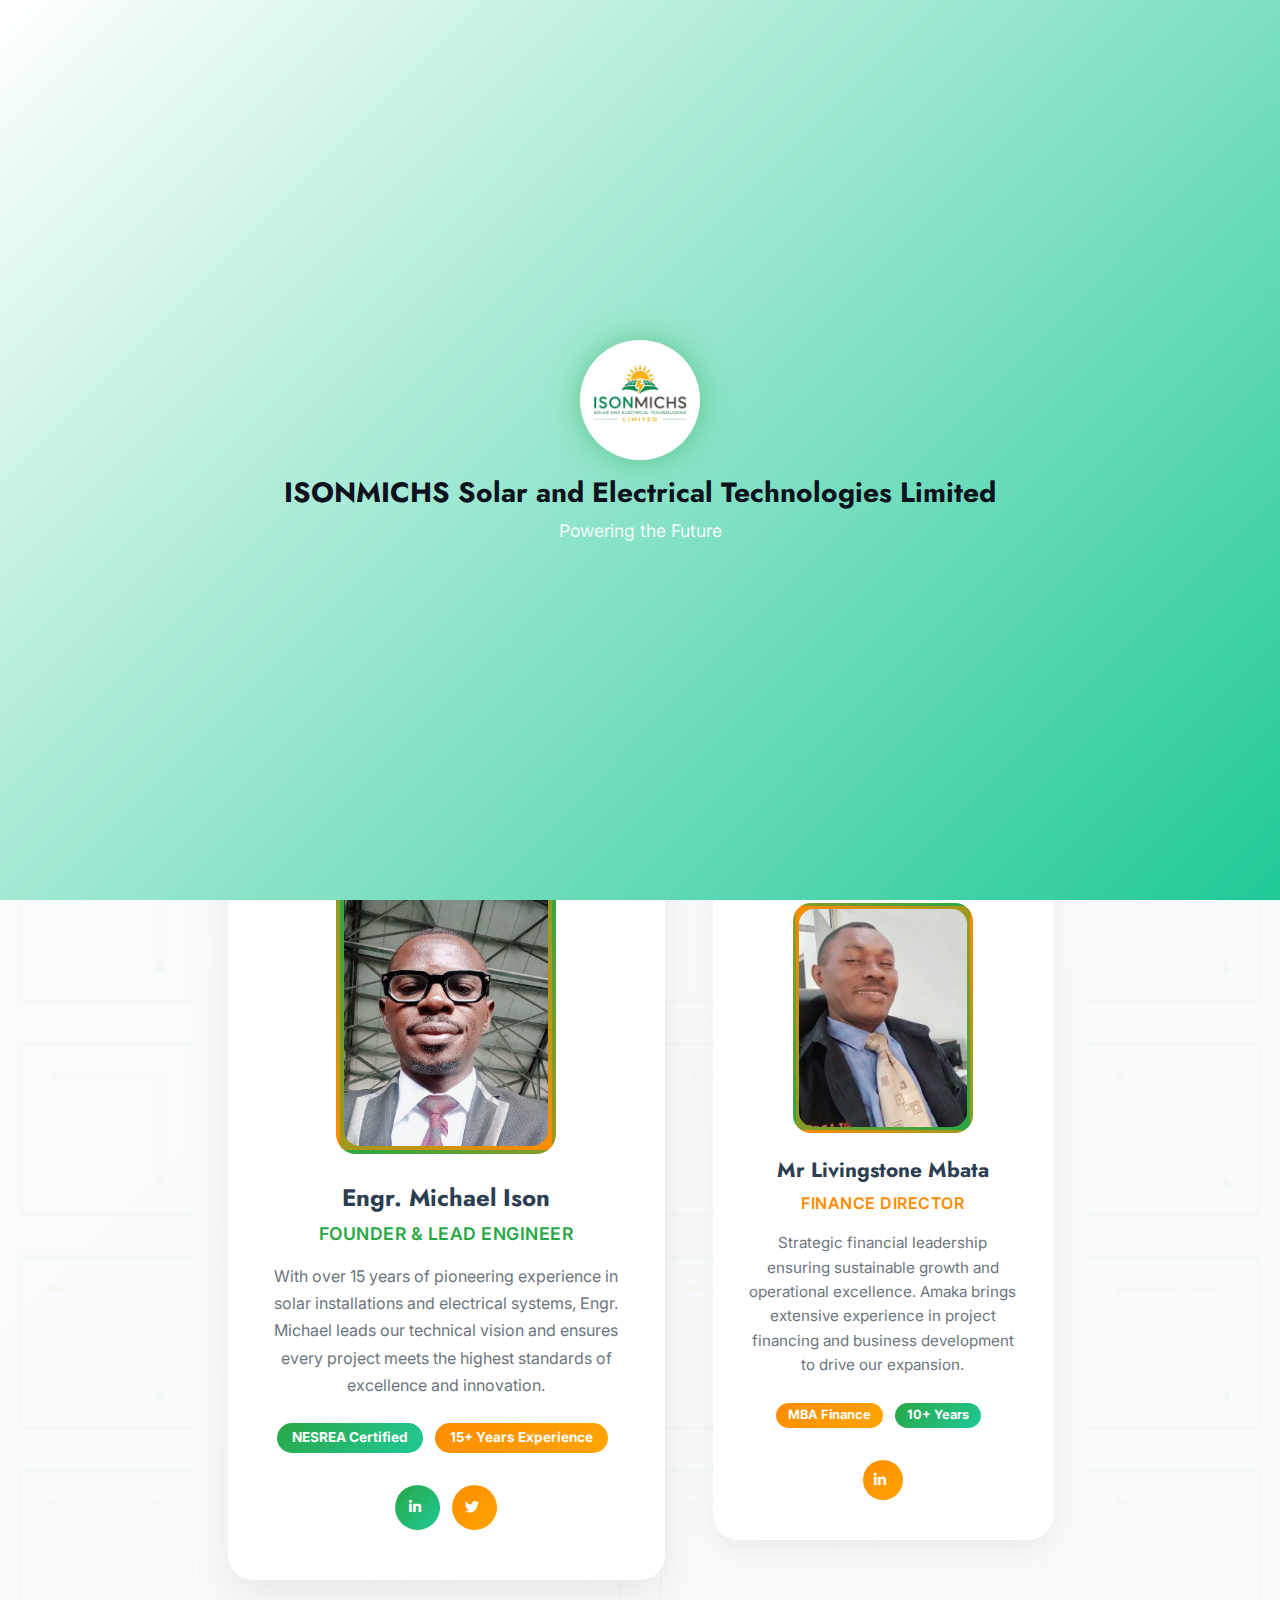
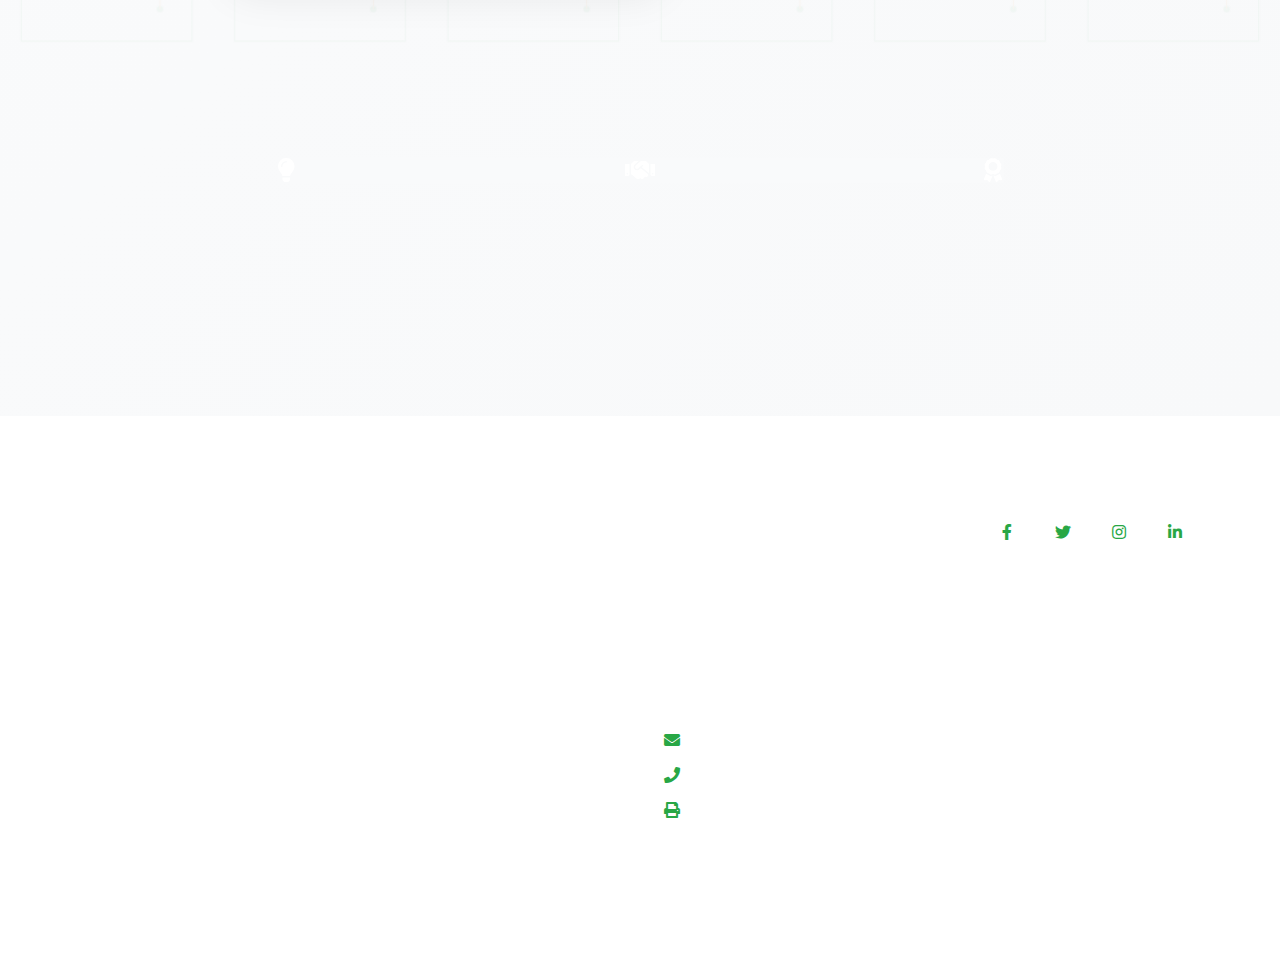
<file: team.html>
<!DOCTYPE html>
<html lang="en">

    <head>
        <meta charset="utf-8">
        <title>Our Team - ISONMICHS Solar and Electrical Technologies Limited</title>
        <meta content="width=device-width, initial-scale=1.0" name="viewport">
        <meta content="solar energy, solar panels, renewable energy, clean energy, solar installation" name="keywords">
        <meta content="Meet the ISONMICHS Solar and Electrical Technologies Limited team - Expert professionals in solar energy and renewable power solutions" name="description">
        <link rel="icon" type="image/jpeg" href="ISON.jpeg">

        <!-- Google Web Fonts -->
        <link rel="preconnect" href="https://fonts.googleapis.com">
        <link rel="preconnect" href="https://fonts.gstatic.com" crossorigin>
        <link href="https://fonts.googleapis.com/css2?family=Inter:wght@100..900&family=Edu+TAS+Beginner:wght@400..700&family=Jost:ital,wght@0,100..900;1,100..900&display=swap" rel="stylesheet">

        <!-- Icon Font Stylesheet -->
        <link rel="stylesheet" href="https://use.fontawesome.com/releases/v5.15.4/css/all.css"/>
        <link href="https://cdn.jsdelivr.net/npm/bootstrap-icons@1.4.1/font/bootstrap-icons.css" rel="stylesheet">

        <!-- Libraries Stylesheet -->
        <link rel="stylesheet" href="lib/animate/animate.min.css"/>
        <link href="lib/owlcarousel/assets/owl.carousel.min.css" rel="stylesheet">


        <!-- Customized Bootstrap Stylesheet -->
        <link href="css/bootstrap.min.css" rel="stylesheet">

        <!-- Template Stylesheet -->
        <link href="css/style.css" rel="stylesheet">
        
        <!-- Solar Enhancements Stylesheet -->
        <link href="css/solar-enhancements.css" rel="stylesheet">
    </head>

    <body>

       
        <!-- Loading Animation Start -->
        <div id="loading-screen" class="show position-fixed w-100 vh-100 top-0 start-0 d-flex align-items-center justify-content-center" style="background: linear-gradient(135deg, #ffffff, #20c997); z-index: 99999;">
            <div class="text-center">
                <img src="ISON.jpeg" alt="ISONMICHS Solar and Electrical Technologies Limited" class="loading-logo mb-3" style="width: 120px; height: 120px; border-radius: 50%; animation: pulse 2s infinite;">
                <div class="loading-text text-white">
                    <h3>ISONMICHS Solar and Electrical Technologies Limited</h3>
                    <p>Powering the Future</p>
                </div>
            </div>
        </div>
        <!-- Loading Animation End -->


        

        <!-- Navbar & Hero Start -->
        <div class="container-fluid header-top">
            <div class="container d-flex align-items-center">
                <div class="d-flex align-items-center h-100">
                    <a href="index.html" class="navbar-brand" style="height: 125px;">
                        <img src="ISON.jpeg" alt="ISONMICHS Solar and Electrical Technologies Limited" style="height: 80px; width: 80px; border-radius: 50%; object-fit: cover;">
                    </a>
                </div>
                <div class="w-100 h-100">
                    <div class="topbar px-0 py-2 d-none d-lg-block" style="height: 45px;">
                        <div class="row gx-0 align-items-center">
                            <div class="col-lg-8 text-center text-lg-center mb-lg-0">
                                <div class="d-flex flex-wrap">
                                    <div class="border-end border-primary pe-3">
                                        <a href="contact.html" class="text-muted small"><i class="fas fa-map-marker-alt text-primary me-2"></i>1 Road 5 Ewhuruibe Street Umueke Igwuruta Port Harcourt</a>
                                    </div>
                                    <div class="ps-3">
                                        <a href="mailto:isonmichsolar@gmail.com" class="text-muted small"><i class="fas fa-envelope text-primary me-2"></i>isonmichsolar@gmail.com</a>
                                    </div>
                                </div>
                            </div>
                            <div class="col-lg-4 text-center text-lg-end">
                                <div class="d-flex justify-content-end">
                                    <div class="d-flex border-end border-primary pe-3">
                                        <a class="btn p-0 text-primary me-3" href="https://www.facebook.com/isonmichs.integrated"><i class="fab fa-facebook-f"></i></a>
                                        <a class="btn p-0 text-primary me-3" href="https://x.com/Greatman079?t=ImSMDYt7X9eWyTy6RmzGMg&s=08"><i class="fab fa-twitter"></i></a>
                                        <a class="btn p-0 text-primary me-3" href="#"><i class="fab fa-instagram"></i></a>
                                        <a class="btn p-0 text-primary me-0" href="#"><i class="fab fa-linkedin-in"></i></a>
                                    </div>
                                    
                                </div>
                            </div>
                        </div>
                    </div>
                    <div class="nav-bar px-0 py-lg-0" style="height: 80px;">
                        <nav class="navbar navbar-expand-lg navbar-light d-flex justify-content-lg-end">
                            <a href="index.html" class="navbar-brand-2 d-lg-none">
                                <img src="ISON.jpeg" alt="ISONMICHS Solar and Electrical Technologies Limited" style="height: 50px; width: 50px; border-radius: 50%; object-fit: cover;">
                            </a>  
                            <button class="navbar-toggler" type="button" data-bs-toggle="collapse" data-bs-target="#navbarCollapse">
                                <span class="fa fa-bars"></span>
                            </button>
                            <div class="collapse navbar-collapse" id="navbarCollapse">
                                <div class="navbar-nav mx-0 mx-lg-auto bg-white">
                                    <a href="index.html" class="nav-item nav-link">Home</a>
                                    <a href="about.html" class="nav-item nav-link">About</a>
                                    <a href="service.html" class="nav-item nav-link">Service</a>
                                    <a href="blog.html" class="nav-item nav-link">Blog</a>
                                    <div class="nav-item dropdown active">
                                        <a href="#" class="nav-link" data-bs-toggle="dropdown">
                                            <span class="dropdown-toggle">Pages</span>
                                        </a>
                                        <div class="dropdown-menu">
                                            <a href="project.html" class="dropdown-item">Our projects</a>
                                            <a href="team.html" class="dropdown-item active">Our team</a>
                                            
                                        </div>
                                    </div>
                                    <a href="contact.html" class="nav-item nav-link">Contact</a>
                                    <div class="nav-btn ps-3">
                                        <button class="btn-search btn btn-primary btn-md-square mt-2 mt-lg-0 mb-4 mb-lg-0 flex-shrink-0" data-bs-toggle="modal" data-bs-target="#searchModal"><i class="fas fa-search"></i></button>
                                        <a href="contact.html" class="btn btn-primary py-2 px-4 ms-0 ms-lg-3"> Get Solution</a>
                                    </div>
                                </div>
                            </div>
                        </nav>
                    </div>
                </div>
            </div>
        </div>
        <!-- Navbar & Hero End -->

        <!-- Modal Search Start -->
        <div class="modal fade" id="searchModal" tabindex="-1" aria-labelledby="exampleModalLabel" aria-hidden="true">
            <div class="modal-dialog modal-fullscreen">
                <div class="modal-content rounded-0">
                    <div class="modal-header">
                        <h5 class="modal-title" id="exampleModalLabel">Search by keyword</h5>
                        <button type="button" class="btn-close" data-bs-dismiss="modal" aria-label="Close"></button>
                    </div>
                    <div class="modal-body d-flex align-items-center bg-primary">
                        <div class="input-group w-75 mx-auto d-flex">
                            <input type="search" class="form-control p-3" placeholder="keywords" aria-describedby="search-icon-1">
                            <span id="search-icon-1" class="btn bg-light border nput-group-text p-3"><i class="fa fa-search"></i></span>
                        </div>
                    </div>
                </div>
            </div>
        </div>
        <!-- Modal Search End -->


        <!-- Header Start -->
        <div class="container-fluid bg-breadcrumb team-header">
            <div class="container text-center py-5" style="max-width: 900px;">
                <h4 class="text-white display-4 mb-4 wow fadeInDown" data-wow-delay="0.1s">Our Team</h4>
                <ol class="breadcrumb d-flex justify-content-center mb-0 wow fadeInDown" data-wow-delay="0.3s">
                    <li class="breadcrumb-item"><a href="index.html">Home</a></li>
                    <li class="breadcrumb-item"><a href="#">Pages</a></li>
                    <li class="breadcrumb-item active text-primary">Team</li>
                </ol>    
            </div>
        </div>
        <!-- Header End -->


      

    <!-- Leadership Team Start -->
    <div class="container-fluid leadership-section py-5" style="background: linear-gradient(135deg, #fafbfc 0%, #f8f9fa 100%); position: relative; overflow: hidden;">
        <!-- Abstract Background Pattern -->
        <div class="leadership-bg-pattern" style="position: absolute; top: 0; left: 0; width: 100%; height: 100%; opacity: 0.03; z-index: 0;">
            <svg width="100%" height="100%" viewBox="0 0 1200 800" xmlns="http://www.w3.org/2000/svg">
                <defs>
                    <pattern id="circuit" x="0" y="0" width="200" height="200" patternUnits="userSpaceOnUse">
                        <path d="M20,20 L180,20 L180,180 L20,180 Z" fill="none" stroke="#28a745" stroke-width="1"/>
                        <circle cx="50" cy="50" r="3" fill="#ff8c00"/>
                        <circle cx="150" cy="150" r="3" fill="#28a745"/>
                        <path d="M50,50 L150,50 L150,150" fill="none" stroke="#ff8c00" stroke-width="1"/>
                    </pattern>
                </defs>
                <rect width="100%" height="100%" fill="url(#circuit)"/>
            </svg>
        </div>
        
        <div class="container py-5" style="position: relative; z-index: 1;">
            <!-- Section Header -->
            <div class="text-center mb-5 wow fadeInUp" data-wow-delay="0.1s">
                <h2 class="display-4 mb-4" style="color: #2c3e50; font-weight: 700; letter-spacing: -0.5px;">Meet the Experts Behind Your Power Solutions</h2>
                <p class="lead mx-auto" style="max-width: 800px; color: #6c757d; font-size: 1.2rem; line-height: 1.7;">Driven by innovation and expertise, our leadership team combines decades of engineering excellence with visionary business acumen to deliver world-class energy solutions.</p>
            </div>

            <!-- Leadership Profiles -->
            <div class="row g-5 align-items-center justify-content-center">
                <!-- Founder & Lead Engineer - Prominent Position -->
                <div class="col-lg-5 col-md-6 wow fadeInLeft" data-wow-delay="0.2s">
                    <div class="leadership-card founder-card" style="background: white; border-radius: 25px; padding: 50px 40px; box-shadow: 0 15px 40px rgba(0,0,0,0.08); transition: all 0.4s ease; position: relative; overflow: hidden;">
                        <!-- Accent Border -->
                        <div class="accent-border" style="position: absolute; top: 0; left: 0; width: 100%; height: 5px; background: linear-gradient(90deg, #28a745, #ff8c00);"></div>
                        
                        <!-- Profile Image -->
                        <div class="leadership-photo-wrapper" style="position: relative; width: 220px; height: 280px; margin: 0 auto 30px; border-radius: 20px; overflow: hidden; border: 4px solid transparent; background: linear-gradient(135deg, #28a745, #ff8c00); padding: 4px; transition: all 0.4s ease;">
                            <div style="width: 100%; height: 100%; border-radius: 16px; overflow: hidden; background: white;">
                                <img src="img/b1.jpg" alt="Founder & Lead Engineer" style="width: 100%; height: 100%; object-fit: cover; transition: transform 0.4s ease;">
                            </div>
                        </div>
                        
                        <!-- Profile Content -->
                        <div class="text-center">
                            <h3 class="mb-2" style="color: #2c3e50; font-weight: 700; font-size: 1.5rem;">Engr. Michael Ison</h3>
                            <p class="mb-3" style="color: #28a745; font-weight: 600; font-size: 1.1rem; text-transform: uppercase; letter-spacing: 0.5px;">Founder & Lead Engineer</p>
                            <p class="mb-4" style="color: #6c757d; line-height: 1.7; font-size: 1rem;">With over 15 years of pioneering experience in solar installations and electrical systems, Engr. Michael leads our technical vision and ensures every project meets the highest standards of excellence and innovation.</p>
                            
                            <!-- Credentials -->
                            <div class="credentials mb-4">
                                <span class="badge me-2 mb-2" style="background: linear-gradient(135deg, #28a745, #20c997); color: white; padding: 8px 15px; border-radius: 20px; font-size: 0.85rem;">NESREA Certified</span>
                                <span class="badge me-2 mb-2" style="background: linear-gradient(135deg, #ff8c00, #ffa500); color: white; padding: 8px 15px; border-radius: 20px; font-size: 0.85rem;">15+ Years Experience</span>
                            </div>
                            
                            <!-- Social Links -->
                            <div class="leadership-social">
                                <a href="#" class="btn btn-sm mx-1" style="width: 45px; height: 45px; border-radius: 50%; background: linear-gradient(135deg, #28a745, #20c997); color: white; display: inline-flex; align-items: center; justify-content: center; transition: all 0.3s ease;"><i class="fab fa-linkedin-in"></i></a>
                                <a href="https://x.com/Greatman079?t=ImSMDYt7X9eWyTy6RmzGMg&s=08" class="btn btn-sm mx-1" style="width: 45px; height: 45px; border-radius: 50%; background: linear-gradient(135deg, #ff8c00, #ffa500); color: white; display: inline-flex; align-items: center; justify-content: center; transition: all 0.3s ease;"><i class="fab fa-twitter"></i></a>
                            </div>
                        </div>
                    </div>
                </div>

                <!-- Finance Director -->
                <div class="col-lg-4 col-md-6 wow fadeInRight" data-wow-delay="0.4s">
                    <div class="leadership-card finance-card" style="background: white; border-radius: 25px; padding: 40px 35px; box-shadow: 0 10px 30px rgba(0,0,0,0.06); transition: all 0.4s ease; position: relative; overflow: hidden;">
                        <!-- Accent Border -->
                        <div class="accent-border" style="position: absolute; top: 0; left: 0; width: 100%; height: 4px; background: linear-gradient(90deg, #ff8c00, #28a745);"></div>
                        
                        <!-- Profile Image -->
                        <div class="leadership-photo-wrapper" style="position: relative; width: 180px; height: 230px; margin: 0 auto 25px; border-radius: 18px; overflow: hidden; border: 3px solid transparent; background: linear-gradient(135deg, #ff8c00, #28a745); padding: 3px; transition: all 0.4s ease;">
                            <div style="width: 100%; height: 100%; border-radius: 15px; overflow: hidden; background: white;">
                                <img src="img/livi.jpg" alt="Finance Director" style="width: 100%; height: 100%; object-fit: cover; transition: transform 0.4s ease;">
                            </div>
                        </div>
                        
                        <!-- Profile Content -->
                        <div class="text-center">
                            <h4 class="mb-2" style="color: #2c3e50; font-weight: 700; font-size: 1.3rem;">Mr Livingstone Mbata</h4>
                            <p class="mb-3" style="color: #ff8c00; font-weight: 600; font-size: 1rem; text-transform: uppercase; letter-spacing: 0.5px;">Finance Director</p>
                            <p class="mb-4" style="color: #6c757d; line-height: 1.6; font-size: 0.95rem;">Strategic financial leadership ensuring sustainable growth and operational excellence. Amaka brings extensive experience in project financing and business development to drive our expansion.</p>
                            
                            <!-- Credentials -->
                            <div class="credentials mb-4">
                                <span class="badge me-2 mb-2" style="background: linear-gradient(135deg, #ff8c00, #ffa500); color: white; padding: 6px 12px; border-radius: 15px; font-size: 0.8rem;">MBA Finance</span>
                                <span class="badge me-2 mb-2" style="background: linear-gradient(135deg, #28a745, #20c997); color: white; padding: 6px 12px; border-radius: 15px; font-size: 0.8rem;">10+ Years</span>
                            </div>
                            
                            <!-- Social Links -->
                            <div class="leadership-social">
                                <a href="https://www.linkedin.com/in/livingstone-mbata-1bb599225?utm_source=share&utm_campaign=share_via&utm_content=profile&utm_medium=android_app" class="btn btn-sm mx-1" style="width: 40px; height: 40px; border-radius: 50%; background: linear-gradient(135deg, #ff8c00, #ffa500); color: white; display: inline-flex; align-items: center; justify-content: center; transition: all 0.3s ease;"><i class="fab fa-linkedin-in"></i></a>
                                 <!--<a href="#" class="btn btn-sm mx-1" style="width: 40px; height: 40px; border-radius: 50%; background: linear-gradient(135deg, #28a745, #20c997); color: white; display: inline-flex; align-items: center; justify-content: center; transition: all 0.3s ease;"><i class="fab fa-twitter"></i></a>-->
                            </div>
                        </div>
                    </div>
                </div>
            </div>

            <!-- Company Values -->
            <div class="row mt-5 pt-4">
                <div class="col-12 text-center wow fadeInUp" data-wow-delay="0.6s">
                    <div class="values-section" style="background: rgba(255,255,255,0.7); border-radius: 20px; padding: 40px; backdrop-filter: blur(10px);">
                        <h5 class="mb-4" style="color: #2c3e50; font-weight: 600; text-transform: uppercase; letter-spacing: 1px;">Our Leadership Commitment</h5>
                        <div class="row g-4">
                            <div class="col-md-4">
                                <div class="value-item">
                                    <div class="value-icon mb-3" style="width: 60px; height: 60px; background: linear-gradient(135deg, #28a745, #20c997); border-radius: 50%; display: flex; align-items: center; justify-content: center; margin: 0 auto;">
                                        <i class="fas fa-lightbulb" style="color: white; font-size: 1.5rem;"></i>
                                    </div>
                                    <h6 style="color: #28a745; font-weight: 600;">Innovation</h6>
                                    <p class="small text-muted">Pioneering cutting-edge energy solutions</p>
                                </div>
                            </div>
                            <div class="col-md-4">
                                <div class="value-item">
                                    <div class="value-icon mb-3" style="width: 60px; height: 60px; background: linear-gradient(135deg, #ff8c00, #ffa500); border-radius: 50%; display: flex; align-items: center; justify-content: center; margin: 0 auto;">
                                        <i class="fas fa-handshake" style="color: white; font-size: 1.5rem;"></i>
                                    </div>
                                    <h6 style="color: #ff8c00; font-weight: 600;">Trust</h6>
                                    <p class="small text-muted">Building lasting partnerships through integrity</p>
                                </div>
                            </div>
                            <div class="col-md-4">
                                <div class="value-item">
                                    <div class="value-icon mb-3" style="width: 60px; height: 60px; background: linear-gradient(135deg, #28a745, #20c997); border-radius: 50%; display: flex; align-items: center; justify-content: center; margin: 0 auto;">
                                        <i class="fas fa-award" style="color: white; font-size: 1.5rem;"></i>
                                    </div>
                                    <h6 style="color: #28a745; font-weight: 600;">Excellence</h6>
                                    <p class="small text-muted">Delivering superior quality in every project</p>
                                </div>
                            </div>
                        </div>
                    </div>
                </div>
            </div>
        </div>
        </div>
    <!-- Leadership Team End -->
  


         <!-- Footer Start -->
    <div class="container-fluid footer bg-dark py-5 wow fadeIn" data-wow-delay="0.2s">
        <div class="container py-5">
            <div class="row g-5 mb-5 align-items-center">
                <div class="col-lg-7">
                   
                </div>
                <div class="col-lg-5">
                    <div class="d-flex align-items-center justify-content-center justify-content-lg-end">
                        <a class="btn btn-light btn-md-square me-3" href="https://www.facebook.com/share/1avXsAgnJb/"><i class="fab fa-facebook-f"></i></a>
                        <a class="btn btn-light btn-md-square me-3" href=""><i class="fab fa-twitter"></i></a>
                        <a class="btn btn-light btn-md-square me-3" href=""><i class="fab fa-instagram"></i></a>
                        <a class="btn btn-light btn-md-square me-0" href=""><i class="fab fa-linkedin-in"></i></a>
                    </div>
                </div>
            </div>
            <div class="row g-5">
                <div class="col-md-6 col-lg-6 col-xl-3">
                    <div class="footer-item d-flex flex-column">
                        <div class="footer-item">
                            <div class="d-flex align-items-center mb-4">
                                <img src="ISON.jpeg" alt="Ayadu Solar"
                                    style="width: 50px; height: 50px; border-radius: 50%; object-fit: cover;"
                                    class="me-3">
                                <h3 class="text-white mb-0">ISONMICHS</h3>
                            </div>
                            <p class="mb-3">Leading the renewable energy revolution with innovative solar solutions. We
                                provide clean, sustainable power for homes and businesses across Nigeria.</p>
                        </div>
                    </div>
                </div>
                <div class="col-md-6 col-lg-6 col-xl-3">
                    <div class="footer-item d-flex flex-column">
                        <h4 class="text-white mb-4">Quick Links</h4>
                        <a href="index.html"> Home</a>
                        <a href="about.html"> About us</a>
                        <a href="service.html"> Service</a>
                        <a href="contact.html"> Contact Us</a>
                    </div>
                </div>
                
                <div class="col-md-6 col-lg-6 col-xl-3">
                    <div class="footer-item d-flex flex-column">
                        <h4 class="text-white mb-4">Contact Info</h4>
                        <a href="#"><i class="fa fa-map-marker-alt text-primary me-2"></i> 1 Road 5 Ewhuruibe Street Umueke Igwuruta Port Harcourt</a>
                        <a href="mailto:isonmichssolar@gmail.com"><i class="fas fa-envelope text-primary me-2"></i>
                            isonmichssolar@gmail.com</a>
                      <!--  <a href="mailto:info@example.com"><i class="fas fa-envelope text-primary me-2"></i>
                            info@example.com</a> -->
                        <a href="tel:+234 8163870873"><i class="fas fa-phone text-primary me-2"></i> +234 8163870873</a>
                        <a href="tel:+234 8035981539" class="mb-3"><i class="fas fa-print text-primary me-2"></i> +234 8035981539
                            </a>
                    </div>
                </div>
            </div>
        </div>
    </div>
    <!-- Footer End -->

        <!-- Floating Contact Bubbles -->
        <div class="floating-contacts">
            <!-- WhatsApp Bubbles -->
            <div class="contact-bubble whatsapp-bubble-1" data-tooltip="Sales: +234XXXXXXXXXX">
                <a href="https://wa.me/234XXXXXXXXXX" target="_blank">
                    <i class="fab fa-whatsapp"></i>
                    <span class="bubble-label">Sales</span>
                </a>
            </div>
            <div class="contact-bubble whatsapp-bubble-2" data-tooltip="Support: +234XXXXXXXXXX">
                <a href="https://wa.me/234XXXXXXXXXX" target="_blank">
                    <i class="fab fa-whatsapp"></i>
                    <span class="bubble-label">Support</span>
                </a>
            </div>
            <!-- Email Bubble -->
            <div class="contact-bubble email-bubble" data-tooltip="info@ayadusolar.com">
                <a href="mailto:info@ayadusolar.com">
                    <i class="fas fa-envelope"></i>
                    <span class="bubble-label">Email</span>
                </a>
            </div>
        </div>

        <!-- Back to Top -->
        <a href="#" class="btn btn-success btn-lg-square back-to-top"><i class="fa fa-arrow-up"></i></a>   

        
        <!-- JavaScript Libraries -->
        <script src="https://ajax.googleapis.com/ajax/libs/jquery/3.6.4/jquery.min.js"></script>
        <script src="https://cdn.jsdelivr.net/npm/bootstrap@5.0.0/dist/js/bootstrap.bundle.min.js"></script>
        <script src="lib/wow/wow.min.js"></script>
        <script src="lib/easing/easing.min.js"></script>
        <script src="lib/waypoints/waypoints.min.js"></script>
        <script src="lib/owlcarousel/owl.carousel.min.js"></script>
        

        <!-- Template Javascript -->
        <script src="js/main.js"></script>
        
        <!-- Solar Enhancements Javascript -->
        <script src="js/solar-enhancements.js"></script>
    </body>

</html>
</file>
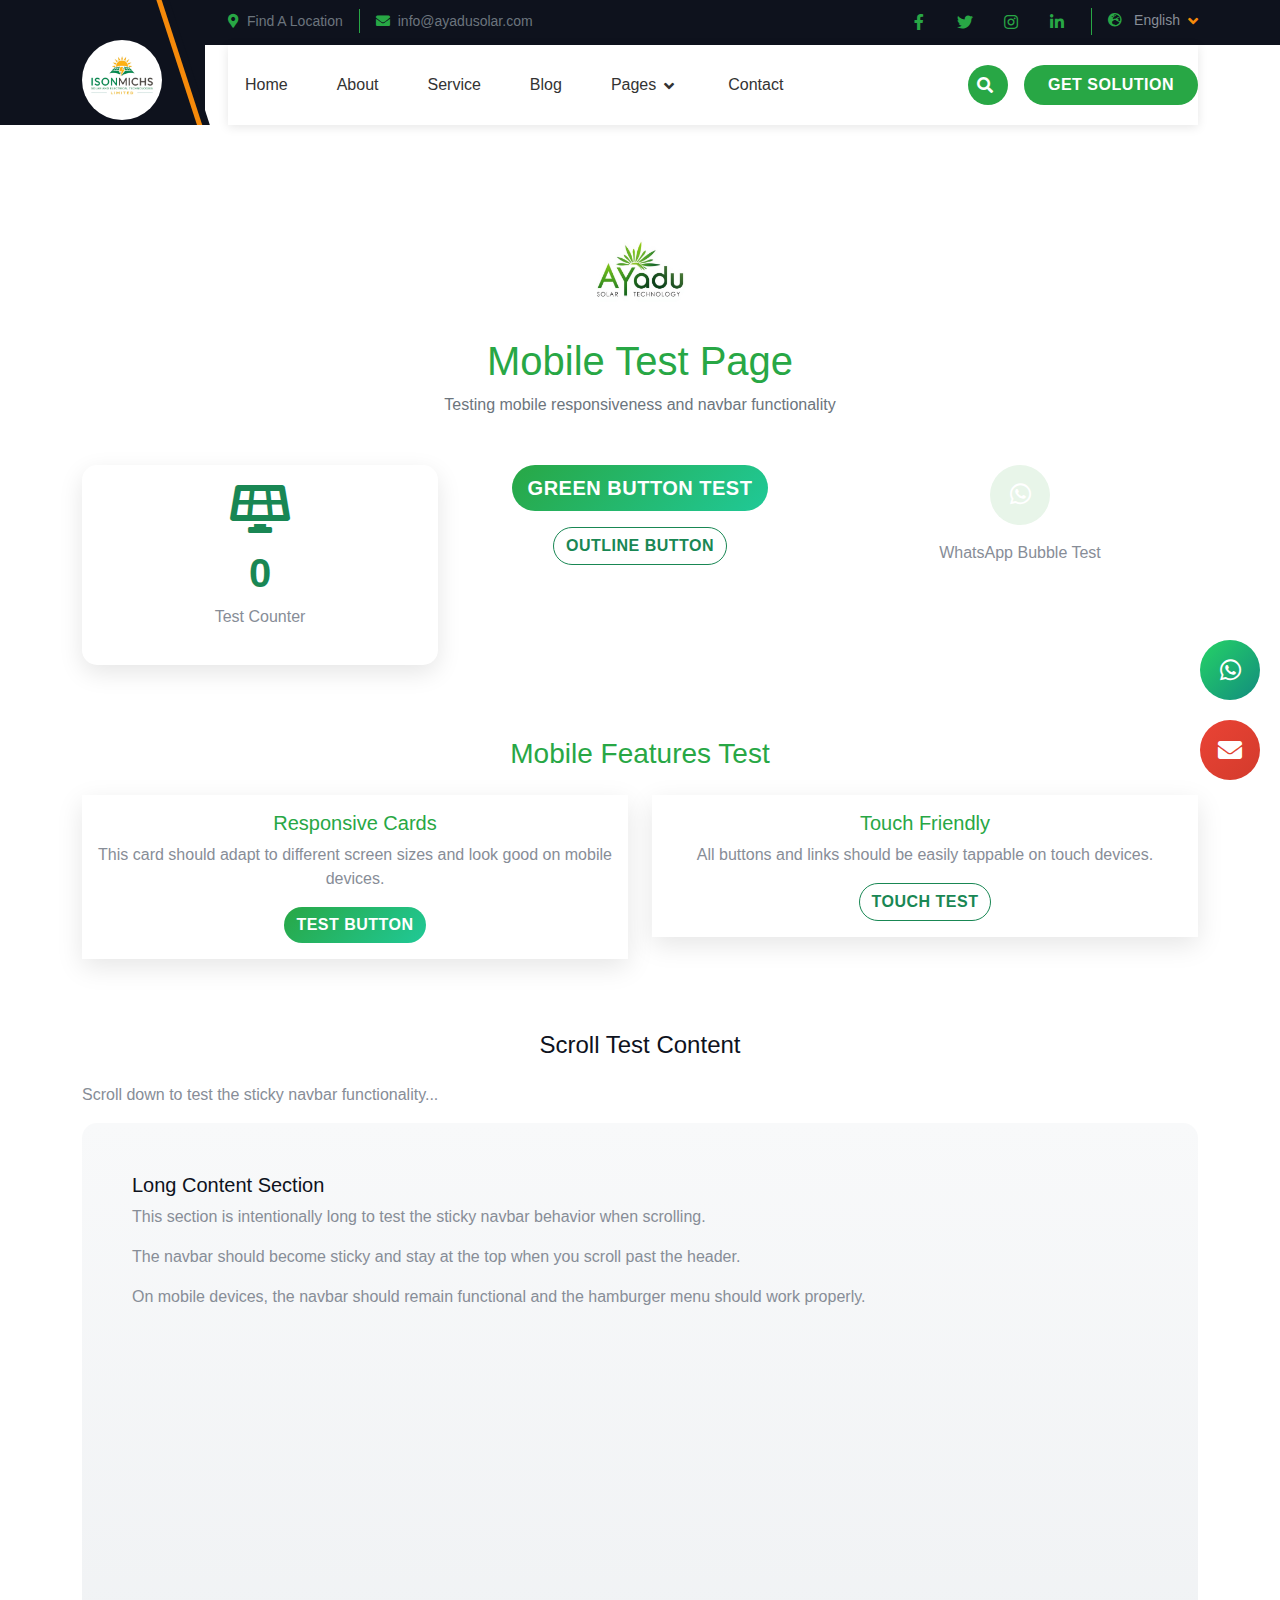
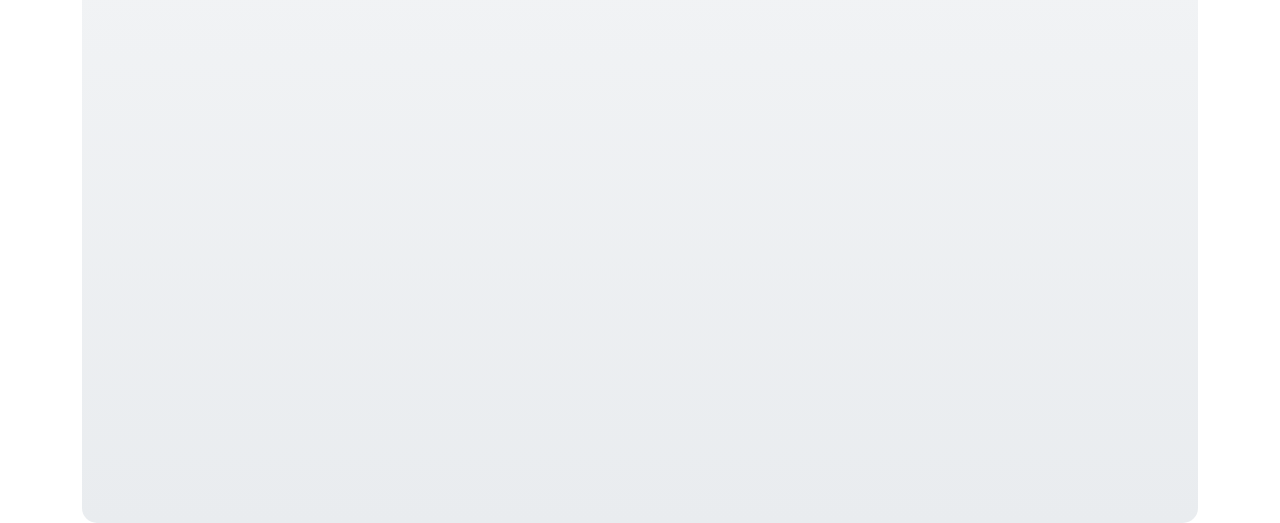
<file: test.html>
<!DOCTYPE html>
<html lang="en">
<head>
    <meta charset="UTF-8">
    <meta name="viewport" content="width=device-width, initial-scale=1.0">
    <title>Mobile Test - ISONMICHS Solar and Electrical Technologies Limited</title>
    <link href="css/bootstrap.min.css" rel="stylesheet">
    <link href="css/style.css" rel="stylesheet">
    <link href="css/solar-enhancements.css" rel="stylesheet">
    <link rel="stylesheet" href="https://use.fontawesome.com/releases/v5.15.4/css/all.css"/>
</head>
<body>
    <!-- Complete Navbar -->
    <div class="container-fluid header-top">
        <div class="container d-flex align-items-center">
            <div class="d-flex align-items-center h-100">
                <a href="index.html" class="navbar-brand" style="height: 125px;">
                    <img src="ISON.jpeg" alt="ISONMICHS Solar and Electrical Technologies Limited" style="height: 80px; width: 80px; border-radius: 50%; object-fit: cover;">
                </a>
            </div>
            <div class="w-100 h-100">
                <div class="topbar px-0 py-2 d-none d-lg-block" style="height: 45px;">
                    <div class="row gx-0 align-items-center">
                        <div class="col-lg-8 text-center text-lg-center mb-lg-0">
                            <div class="d-flex flex-wrap">
                                <div class="border-end border-primary pe-3">
                                    <a href="#" class="text-muted small"><i class="fas fa-map-marker-alt text-primary me-2"></i>Find A Location</a>
                                </div>
                                <div class="ps-3">
                                    <a href="mailto:info@ayadusolar.com" class="text-muted small"><i class="fas fa-envelope text-primary me-2"></i>info@ayadusolar.com</a>
                                </div>
                            </div>
                        </div>
                        <div class="col-lg-4 text-center text-lg-end">
                            <div class="d-flex justify-content-end">
                                <div class="d-flex border-end border-primary pe-3">
                                    <a class="btn p-0 text-primary me-3" href="#"><i class="fab fa-facebook-f"></i></a>
                                    <a class="btn p-0 text-primary me-3" href="#"><i class="fab fa-twitter"></i></a>
                                    <a class="btn p-0 text-primary me-3" href="#"><i class="fab fa-instagram"></i></a>
                                    <a class="btn p-0 text-primary me-0" href="#"><i class="fab fa-linkedin-in"></i></a>
                                </div>
                                <div class="dropdown ms-3">
                                    <a href="#" class="dropdown-toggle text-white" data-bs-toggle="dropdown"><small class="text-body"><i class="fas fa-globe-europe text-primary me-2"></i> English</small></a>
                                    <div class="dropdown-menu">
                                        <a href="#" class="dropdown-item">English</a>
                                        <a href="#" class="dropdown-item">Bangla</a>
                                        <a href="#" class="dropdown-item">French</a>
                                        <a href="#" class="dropdown-item">Spanish</a>
                                        <a href="#" class="dropdown-item">Arabic</a>
                                    </div>
                                </div>
                            </div>
                        </div>
                    </div>
                </div>
                <div class="nav-bar px-0 py-lg-0" style="height: 80px;">
                    <nav class="navbar navbar-expand-lg navbar-light d-flex justify-content-lg-end">
                        <a href="index.html" class="navbar-brand-2 d-lg-none">
                            <img src="ISON.jpeg" alt="ISONMICHS Solar and Electrical Technologies Limited" style="height: 50px; width: 50px; border-radius: 50%; object-fit: cover;">
                        </a>  
                        <button class="navbar-toggler" type="button" data-bs-toggle="collapse" data-bs-target="#navbarCollapse">
                            <span class="fa fa-bars"></span>
                        </button>
                        <div class="collapse navbar-collapse" id="navbarCollapse">
                            <div class="navbar-nav mx-0 mx-lg-auto bg-white">
                                <a href="index.html" class="nav-item nav-link">Home</a>
                                <a href="about.html" class="nav-item nav-link">About</a>
                                <a href="service.html" class="nav-item nav-link">Service</a>
                                <a href="blog.html" class="nav-item nav-link">Blog</a>
                                <div class="nav-item dropdown">
                                    <a href="#" class="nav-link" data-bs-toggle="dropdown">
                                        <span class="dropdown-toggle">Pages</span>
                                    </a>
                                    <div class="dropdown-menu">
                                        <a href="project.html" class="dropdown-item">Our projects</a>
                                        <a href="team.html" class="dropdown-item">Our team</a>
                                        <a href="testimonial.html" class="dropdown-item">Testimonial</a>
                                        <a href="404.html" class="dropdown-item">404 Page</a>
                                    </div>
                                </div>
                                <a href="contact.html" class="nav-item nav-link">Contact</a>
                                <div class="nav-btn ps-3">
                                    <button class="btn-search btn btn-primary btn-md-square mt-2 mt-lg-0 mb-4 mb-lg-0 flex-shrink-0" data-bs-toggle="modal" data-bs-target="#searchModal"><i class="fas fa-search"></i></button>
                                    <a href="contact.html" class="btn btn-primary py-2 px-4 ms-0 ms-lg-3"> Get Solution</a>
                                </div>
                            </div>
                        </div>
                    </nav>
                </div>
            </div>
        </div>
    </div>

    <!-- Modal Search Start -->
    <div class="modal fade" id="searchModal" tabindex="-1" aria-labelledby="exampleModalLabel" aria-hidden="true">
        <div class="modal-dialog modal-fullscreen">
            <div class="modal-content rounded-0">
                <div class="modal-header">
                    <h5 class="modal-title" id="exampleModalLabel">Search by keyword</h5>
                    <button type="button" class="btn-close" data-bs-dismiss="modal" aria-label="Close"></button>
                </div>
                <div class="modal-body d-flex align-items-center bg-primary">
                    <div class="input-group w-75 mx-auto d-flex">
                        <input type="search" class="form-control p-3" placeholder="keywords" aria-describedby="search-icon-1">
                        <span id="search-icon-1" class="btn bg-light border nput-group-text p-3"><i class="fa fa-search"></i></span>
                    </div>
                </div>
            </div>
        </div>
    </div>
    <!-- Modal Search End -->

    <!-- Test Content -->
    <div class="container mt-5 pt-5">
        <div class="text-center">
            <img src="logo ayadu.jpg" alt="Ayadu Solar" style="width: 100px; height: 100px; border-radius: 50%; object-fit: cover;">
            <h1 class="text-primary mt-3">Mobile Test Page</h1>
            <p class="text-muted">Testing mobile responsiveness and navbar functionality</p>
            
            <div class="row mt-5">
                <div class="col-lg-4 col-md-6 mb-4">
                    <div class="stats-item text-center">
                        <i class="fas fa-solar-panel text-success fa-3x mb-3"></i>
                        <h3 class="stats-number text-success" data-target="100">0</h3>
                        <p>Test Counter</p>
                    </div>
                </div>
                <div class="col-lg-4 col-md-6 mb-4">
                    <div class="text-center">
                        <button class="btn btn-success btn-lg mb-3">Green Button Test</button>
                        <br>
                        <button class="btn btn-outline-success">Outline Button</button>
                    </div>
                </div>
                <div class="col-lg-4 col-md-12 mb-4">
                    <div class="text-center">
                        <div class="contact-bubble whatsapp-bubble-1 mx-auto mb-3">
                            <a href="#" class="text-white">
                                <i class="fab fa-whatsapp"></i>
                            </a>
                        </div>
                        <p>WhatsApp Bubble Test</p>
                    </div>
                </div>
            </div>
            
            <!-- Mobile Test Sections -->
            <div class="row mt-5">
                <div class="col-12">
                    <h3 class="text-primary mb-4">Mobile Features Test</h3>
                </div>
                <div class="col-md-6 mb-4">
                    <div class="card">
                        <div class="card-body">
                            <h5 class="card-title text-primary">Responsive Cards</h5>
                            <p class="card-text">This card should adapt to different screen sizes and look good on mobile devices.</p>
                            <a href="#" class="btn btn-success">Test Button</a>
                        </div>
                    </div>
                </div>
                <div class="col-md-6 mb-4">
                    <div class="card">
                        <div class="card-body">
                            <h5 class="card-title text-primary">Touch Friendly</h5>
                            <p class="card-text">All buttons and links should be easily tappable on touch devices.</p>
                            <a href="#" class="btn btn-outline-success">Touch Test</a>
                        </div>
                    </div>
                </div>
            </div>
        </div>
    </div>

    <!-- Test scroll content -->
    <div class="container mt-5">
        <div class="row">
            <div class="col-12">
                <h4 class="text-center mb-4">Scroll Test Content</h4>
                <p>Scroll down to test the sticky navbar functionality...</p>
                <div style="height: 1000px; background: linear-gradient(to bottom, #f8f9fa, #e9ecef); padding: 50px; border-radius: 15px;">
                    <h5>Long Content Section</h5>
                    <p>This section is intentionally long to test the sticky navbar behavior when scrolling.</p>
                    <p>The navbar should become sticky and stay at the top when you scroll past the header.</p>
                    <p>On mobile devices, the navbar should remain functional and the hamburger menu should work properly.</p>
                </div>
            </div>
        </div>
    </div>

    <script src="https://ajax.googleapis.com/ajax/libs/jquery/3.6.4/jquery.min.js"></script>
    <script src="https://cdn.jsdelivr.net/npm/bootstrap@5.0.0/dist/js/bootstrap.bundle.min.js"></script>
    <script src="js/solar-enhancements.js"></script>
</body>
</html>
</file>
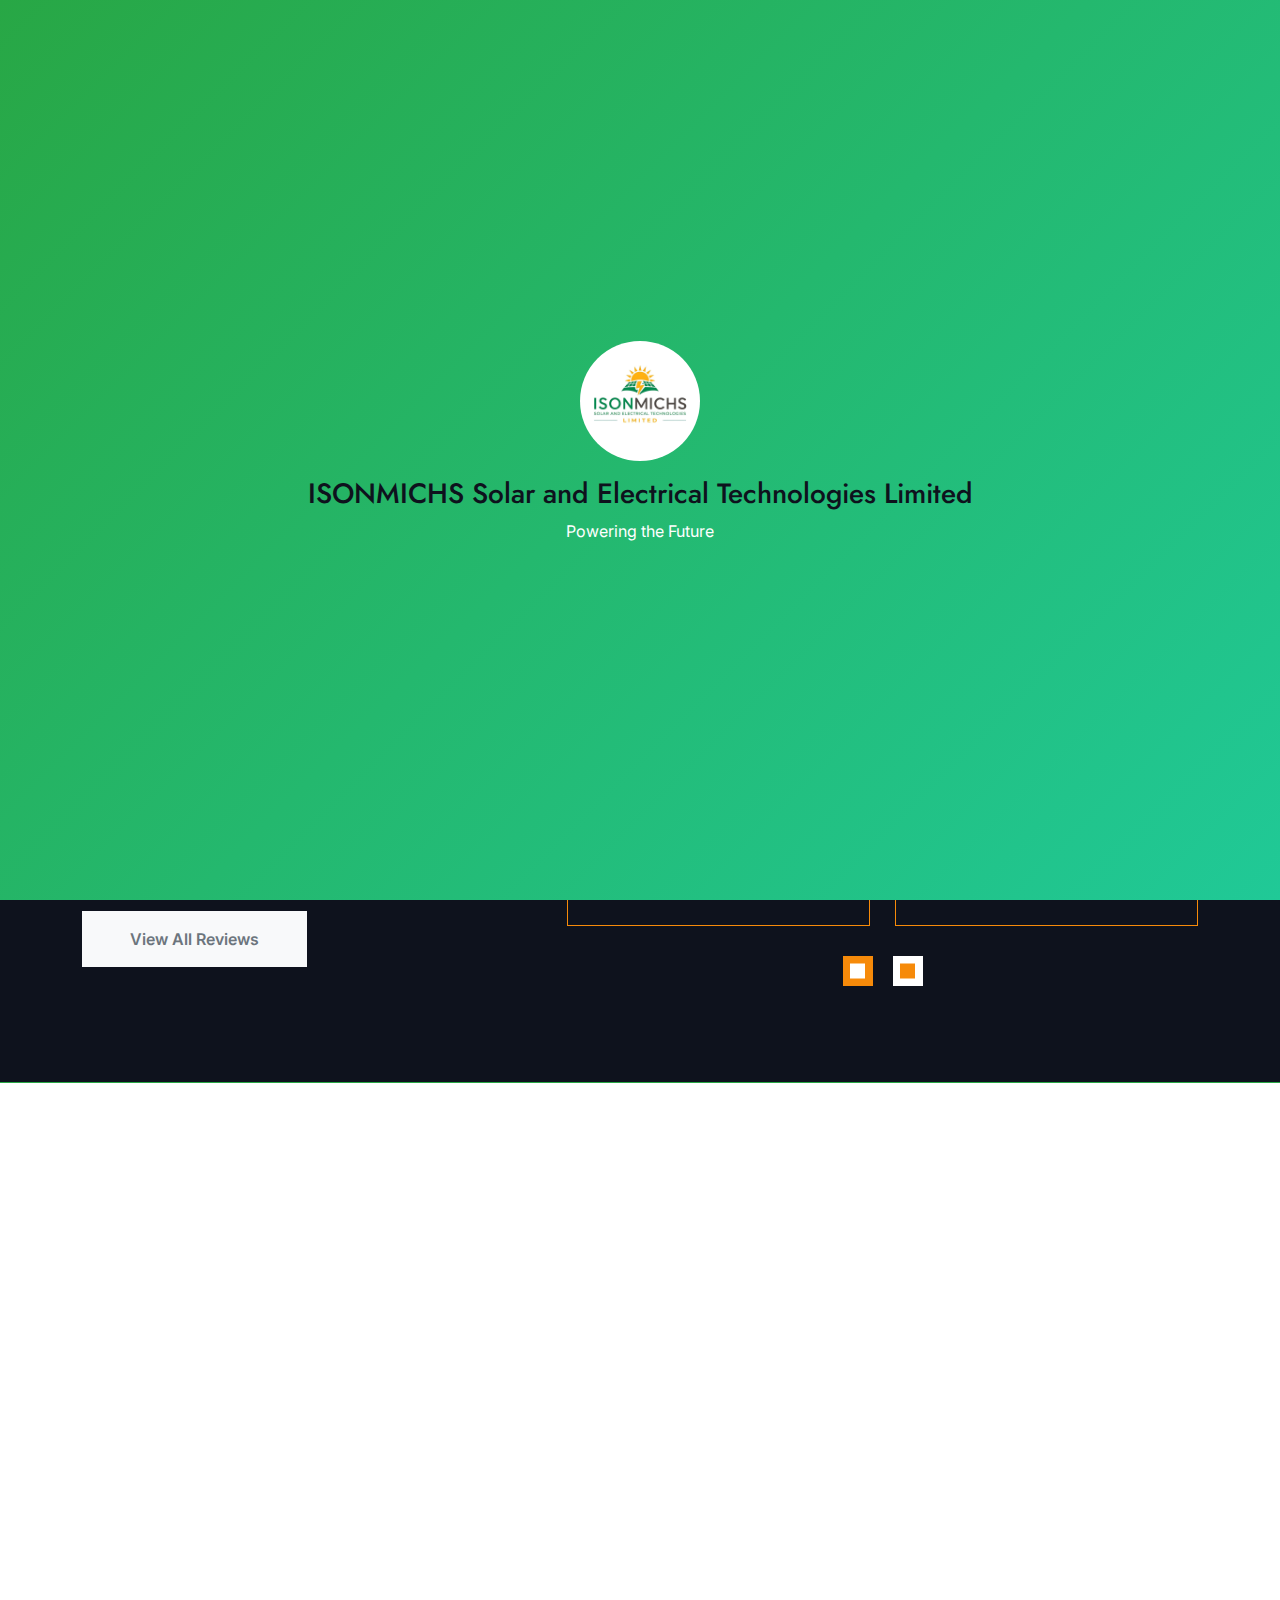
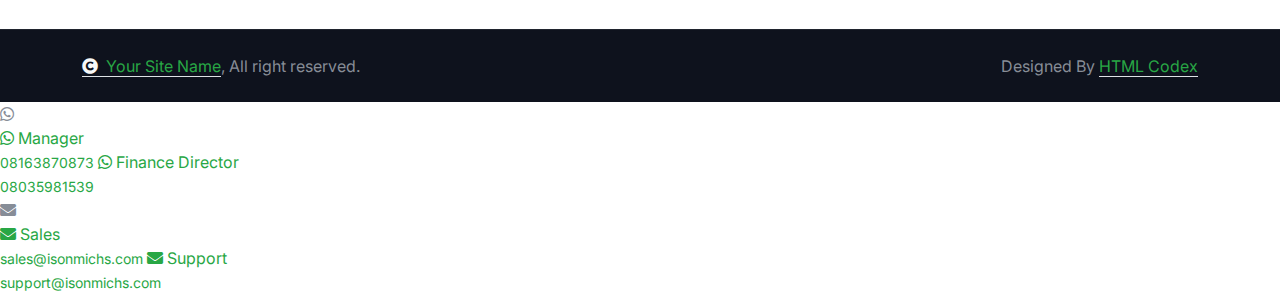
<file: testimonial.html>
<!DOCTYPE html>
<html lang="en">

    <head>
        <meta charset="utf-8">
        <title>Electra - Electrical Website Template</title>
        <meta content="width=device-width, initial-scale=1.0" name="viewport">
        <meta content="" name="keywords">
        <meta content="" name="description">

        <!-- Google Web Fonts -->
        <link rel="preconnect" href="https://fonts.googleapis.com">
        <link rel="preconnect" href="https://fonts.gstatic.com" crossorigin>
        <link href="https://fonts.googleapis.com/css2?family=Inter:wght@100..900&family=Edu+TAS+Beginner:wght@400..700&family=Jost:ital,wght@0,100..900;1,100..900&display=swap" rel="stylesheet">

        <!-- Icon Font Stylesheet -->
        <link rel="stylesheet" href="https://use.fontawesome.com/releases/v5.15.4/css/all.css"/>
        <link href="https://cdn.jsdelivr.net/npm/bootstrap-icons@1.4.1/font/bootstrap-icons.css" rel="stylesheet">

        <!-- Libraries Stylesheet -->
        <link rel="stylesheet" href="lib/animate/animate.min.css"/>
        <link href="lib/owlcarousel/assets/owl.carousel.min.css" rel="stylesheet">


        <!-- Customized Bootstrap Stylesheet -->
        <link href="css/bootstrap.min.css" rel="stylesheet">

        <!-- Template Stylesheet -->
        <link href="css/style.css" rel="stylesheet">
        
        <!-- Clean Testimonial Stylesheet -->
        <link href="css/testimonial-clean.css" rel="stylesheet">
    </head>

    <body>

        <!-- Loading Animation Start -->
        <div id="loading-screen" class="show position-fixed w-100 vh-100 top-0 start-0 d-flex align-items-center justify-content-center" style="background: linear-gradient(135deg, #28a745, #20c997); z-index: 99999;">
            <div class="text-center">
                <img src="ISON.jpeg" alt="ISONMICHS Solar and Electrical Technologies Limited" class="loading-logo mb-3" style="width: 120px; height: 120px; border-radius: 50%; animation: pulse 2s infinite;">
                <div class="loading-text text-white">
                    <h3>ISONMICHS Solar and Electrical Technologies Limited</h3>
                    <p>Powering the Future</p>
                </div>
            </div>
        </div>
        <!-- Loading Animation End -->

        

        <!-- Navbar & Hero Start -->
        <div class="container-fluid header-top">
            <div class="container d-flex align-items-center">
                <div class="d-flex align-items-center h-100">
                    <a href="index.html" class="navbar-brand" style="height: 125px;">
                        <img src="ISON.jpeg" alt="ISONMICHS Solar and Electrical Technologies Limited"
                            style="height: 80px; width: 80px; border-radius: 50%; object-fit: cover;">
                    </a>
                </div>
                <div class="w-100 h-100">
                    <div class="topbar px-0 py-2 d-none d-lg-block" style="height: 45px;">
                        <div class="row gx-0 align-items-center">
                            <div class="col-lg-8 text-center text-lg-center mb-lg-0">
                                <div class="d-flex flex-wrap">
                                    <div class="border-end border-primary pe-3">
                                        <a href="#" class="text-muted small"><i class="fas fa-map-marker-alt text-primary me-2"></i>Find A Location</a>
                                    </div>
                                    <div class="ps-3">
                                        <a href="mailto:info@ayadusolar.com" class="text-muted small"><i class="fas fa-envelope text-primary me-2"></i>info@ayadusolar.com</a>
                                    </div>
                                </div>
                            </div>
                            <div class="col-lg-4 text-center text-lg-end">
                                <div class="d-flex justify-content-end">
                                    <div class="d-flex border-end border-primary pe-3">
                                        <a class="btn p-0 text-primary me-3" href="#"><i class="fab fa-facebook-f"></i></a>
                                        <a class="btn p-0 text-primary me-3" href="#"><i class="fab fa-twitter"></i></a>
                                        <a class="btn p-0 text-primary me-3" href="#"><i class="fab fa-instagram"></i></a>
                                        <a class="btn p-0 text-primary me-0" href="#"><i class="fab fa-linkedin-in"></i></a>
                                    </div>
                                    <div class="dropdown ms-3">
                                        <a href="#" class="dropdown-toggle text-white" data-bs-toggle="dropdown"><small class="text-body"><i class="fas fa-globe-europe text-primary me-2"></i> English</small></a>
                                        <div class="dropdown-menu">
                                            <a href="#" class="dropdown-item">English</a>
                                            <a href="#" class="dropdown-item">Bangla</a>
                                            <a href="#" class="dropdown-item">French</a>
                                            <a href="#" class="dropdown-item">Spanish</a>
                                            <a href="#" class="dropdown-item">Arabic</a>
                                        </div>
                                    </div>
                                </div>
                            </div>
                        </div>
                    </div>
                    <div class="nav-bar px-0 py-lg-0" style="height: 80px;">
                        <nav class="navbar navbar-expand-lg navbar-light d-flex justify-content-lg-end">
                            <!-- Mobile hamburger menu - no logo -->
                            <button class="navbar-toggler d-lg-none" type="button" data-bs-toggle="collapse"
                                data-bs-target="#navbarCollapse">
                                <span class="fa fa-bars"></span>
                            </button>  
                            <div class="collapse navbar-collapse" id="navbarCollapse">
                                <!-- Mobile menu header with white background -->
                                <div class="mobile-menu-header d-lg-none">
                                    <div class="mobile-menu-logo">
                                        <img src="logo ayadu.jpg" alt="Ayadu Solar">
                                        <span>Ayadu Solar</span>
                                    </div>
                                    <button class="mobile-menu-close" type="button" data-bs-toggle="collapse"
                                        data-bs-target="#navbarCollapse">
                                        <i class="fas fa-times"></i>
                                    </button>
                                </div>
                                <div class="navbar-nav mx-0 mx-lg-auto bg-white">
                                    <a href="index.html" class="nav-item nav-link">Home</a>
                                    <a href="about.html" class="nav-item nav-link">About</a>
                                    <a href="service.html" class="nav-item nav-link">Service</a>
                                    <a href="blog.html" class="nav-item nav-link">Blog</a>
                                    <div class="nav-item dropdown active">
                                        <a href="#" class="nav-link" data-bs-toggle="dropdown">
                                            <span class="dropdown-toggle">Pages</span>
                                        </a>
                                        <div class="dropdown-menu">
                                            <a href="project.html" class="dropdown-item">Our projects</a>
                                            <a href="team.html" class="dropdown-item">Our team</a>
                                            <a href="testimonial.html" class="dropdown-item active">Testimonial</a>
                                            <a href="404.html" class="dropdown-item">404 Page</a>
                                        </div>
                                    </div>
                                    <a href="contact.html" class="nav-item nav-link">Contact</a>
                                    <div class="nav-btn ps-3">
                                        <button class="btn-search btn btn-primary btn-md-square mt-2 mt-lg-0 mb-4 mb-lg-0 flex-shrink-0" data-bs-toggle="modal" data-bs-target="#searchModal"><i class="fas fa-search"></i></button>
                                        <a href="#" class="btn btn-dark py-2 px-4 ms-0 ms-lg-3"> Get Solution</a>
                                    </div>
                                </div>
                            </div>
                        </nav>
                    </div>
                </div>
            </div>
        </div>
        <!-- Navbar & Hero End -->

        <!-- Modal Search Start -->
        <div class="modal fade" id="searchModal" tabindex="-1" aria-labelledby="exampleModalLabel" aria-hidden="true">
            <div class="modal-dialog modal-fullscreen">
                <div class="modal-content rounded-0">
                    <div class="modal-header">
                        <h5 class="modal-title" id="exampleModalLabel">Search by keyword</h5>
                        <button type="button" class="btn-close" data-bs-dismiss="modal" aria-label="Close"></button>
                    </div>
                    <div class="modal-body d-flex align-items-center bg-primary">
                        <div class="input-group w-75 mx-auto d-flex">
                            <input type="search" class="form-control p-3" placeholder="keywords" aria-describedby="search-icon-1">
                            <span id="search-icon-1" class="btn bg-light border nput-group-text p-3"><i class="fa fa-search"></i></span>
                        </div>
                    </div>
                </div>
            </div>
        </div>
        <!-- Modal Search End -->


        <!-- Header Start -->
        <div class="container-fluid bg-breadcrumb">
            <div class="container text-center py-5" style="max-width: 900px;">
                <h4 class="text-white display-4 mb-4 wow fadeInDown" data-wow-delay="0.1s">Testimonial</h4>
                <ol class="breadcrumb d-flex justify-content-center mb-0 wow fadeInDown" data-wow-delay="0.3s">
                    <li class="breadcrumb-item"><a href="index.html">Home</a></li>
                    <li class="breadcrumb-item"><a href="#">Pages</a></li>
                    <li class="breadcrumb-item active text-primary">Testimonial</li>
                </ol>    
            </div>
        </div>
        <!-- Header End -->


        <!-- Testimonial Start -->
        <div class="container-fluid testimonial bg-dark border-bottom border-primary py-5">
            <div class="container py-5">
                <div class="row g-5">
                    <div class="col-lg-6 col-xl-5 wow fadeInUp" data-wow-delay="0.2s">
                        <h4 class="text-primary">Testimonial</h4>
                        <h1 class="display-4 text-white mb-4">Powerfull Praise Heare From Our Customers</h1>
                        <p class="mb-4">Lorem ipsum dolor sit amet consectetur adipisicing elit. Mollitia hic aspernatur unde magnam necessitatibus provident iusto maxime nobis esse eligendi.
                        </p>
                        <a class="btn btn-light py-3 px-5" href="#">View All Reviews</a>
                    </div>
                    <div class="col-lg-6 col-xl-7 wow fadeInUp" data-wow-delay="0.4s">
                        <div class="owl-carousel testimonial-carousel">
                            <div class="testimonial-item">
                                <div class="testimonial-quote"><i class="fa fa-quote-right fa-2x"></i>
                                </div>
                                <div class="testimonial-inner p-4">
                                    <img src="img/testimonial-1.jpg" class="img-fluid" alt="">
                                    <div class="ms-4">
                                        <h4>Person Name</h4>
                                        <p>Profession</p>
                                        <div class="d-flex text-primary">
                                            <i class="fas fa-star"></i>
                                            <i class="fas fa-star"></i>
                                            <i class="fas fa-star"></i>
                                            <i class="fas fa-star"></i>
                                            <i class="fas fa-star text-body"></i>
                                        </div>
                                    </div>
                                </div>
                                <div class="customer-text p-4">
                                    <p class="mb-0">Lorem ipsum dolor sit amet consectetur adipisicing elit. Quam soluta neque ab repudiandae reprehenderit ipsum eos cumque esse repellendus impedit.</p>
                                </div>
                            </div>
                            <div class="testimonial-item">
                                <div class="testimonial-quote"><i class="fa fa-quote-right fa-2x"></i>
                                </div>
                                <div class="testimonial-inner p-4">
                                    <img src="img/testimonial-2.jpg" class="img-fluid" alt="">
                                    <div class="ms-4">
                                        <h4>Person Name</h4>
                                        <p>Profession</p>
                                        <div class="d-flex text-primary">
                                            <i class="fas fa-star"></i>
                                            <i class="fas fa-star"></i>
                                            <i class="fas fa-star"></i>
                                            <i class="fas fa-star"></i>
                                            <i class="fas fa-star text-body"></i>
                                        </div>
                                    </div>
                                </div>
                                <div class="customer-text p-4">
                                    <p class="mb-0">Lorem ipsum dolor sit amet consectetur adipisicing elit. Quam soluta neque ab repudiandae reprehenderit ipsum eos cumque esse repellendus impedit.</p>
                                </div>
                            </div>
                            <div class="testimonial-item">
                                <div class="testimonial-quote"><i class="fa fa-quote-right fa-2x"></i>
                                </div>
                                <div class="testimonial-inner p-4">
                                    <img src="img/testimonial-3.jpg" class="img-fluid" alt="">
                                    <div class="ms-4">
                                        <h4>Person Name</h4>
                                        <p>Profession</p>
                                        <div class="d-flex text-primary">
                                            <i class="fas fa-star"></i>
                                            <i class="fas fa-star"></i>
                                            <i class="fas fa-star"></i>
                                            <i class="fas fa-star"></i>
                                            <i class="fas fa-star text-body"></i>
                                        </div>
                                    </div>
                                </div>
                                <div class="customer-text p-4">
                                    <p class="mb-0">Lorem ipsum dolor sit amet consectetur adipisicing elit. Quam soluta neque ab repudiandae reprehenderit ipsum eos cumque esse repellendus impedit.</p>
                                </div>
                            </div>
                        </div>
                    </div>
                </div>
            </div>
         </div>
        <!-- Testimonial End -->

        <!-- Footer Start -->
        <div class="container-fluid footer bg-dark py-5 wow fadeIn" data-wow-delay="0.2s">
            <div class="container py-5">
                <div class="row g-5 mb-5 align-items-center">
                    <div class="col-lg-7">
                        <div class="position-relative mx-auto">
                            <input class="form-control w-100 py-3 ps-4 pe-5" type="text" placeholder="Email address to Subscribe">
                            <button type="button" class="btn btn-primary position-absolute top-0 end-0 py-2 px-4 mt-2 me-2">Subscribe</button>
                        </div>
                    </div>
                    <div class="col-lg-5">
                        <div class="d-flex align-items-center justify-content-center justify-content-lg-end">
                            <a class="btn btn-light btn-md-square me-3" href=""><i class="fab fa-facebook-f"></i></a>
                            <a class="btn btn-light btn-md-square me-3" href=""><i class="fab fa-twitter"></i></a>
                            <a class="btn btn-light btn-md-square me-3" href=""><i class="fab fa-instagram"></i></a>
                            <a class="btn btn-light btn-md-square me-0" href=""><i class="fab fa-linkedin-in"></i></a>
                        </div>
                    </div>
                </div>
                <div class="row g-5">
                    <div class="col-md-6 col-lg-6 col-xl-3">
                        <div class="footer-item d-flex flex-column">
                            <div class="footer-item">
                                <h3 class="text-white mb-4"><i class="fas fa-bolt text-primary me-3"></i>Electra</h3>
                                <p class="mb-3">Dolor amet sit justo amet elitr clita ipsum elitr est.Lorem ipsum dolor sit amet, consectetur adipiscing elit consectetur adipiscing elit.</p>
                            </div>
                        </div>
                    </div>
                    <div class="col-md-6 col-lg-6 col-xl-3">
                        <div class="footer-item d-flex flex-column">
                            <h4 class="text-white mb-4">Quick Links</h4>
                            <a href="#"> Home</a>
                            <a href="#"> About us</a>
                            <a href="#"> Service</a>
                            <a href="#"> Testimonial</a>
                            <a href="#"> Contact Us</a>
                        </div>
                    </div>
                    <div class="col-md-6 col-lg-6 col-xl-3">
                        <div class="footer-item d-flex flex-column">
                            <h4 class="text-white mb-4">Electricity service</h4>
                            <a href="#"> Air Conditioning</a>
                            <a href="#"> Electrical Panels</a>
                            <a href="#"> Security System</a>
                            <a href="#"> Indoor Lighting</a>
                            <a href="#"> Electrical Services</a>
                        </div>
                    </div>
                    <div class="col-md-6 col-lg-6 col-xl-3">
                        <div class="footer-item d-flex flex-column">
                            <h4 class="text-white mb-4">Contact Info</h4>
                            <a href="#"><i class="fa fa-map-marker-alt text-primary me-2"></i> 123 Street, New York, USA</a>
                            <a href="mailto:info@example.com"><i class="fas fa-envelope text-primary me-2"></i> info@example.com</a>
                            <a href="mailto:info@example.com"><i class="fas fa-envelope text-primary me-2"></i> info@example.com</a>
                            <a href="tel:+012 345 67890"><i class="fas fa-phone text-primary me-2"></i> +012 345 67890</a>
                            <a href="tel:+012 345 67890" class="mb-3"><i class="fas fa-print text-primary me-2"></i> +012 345 67890</a>
                        </div>
                    </div>
                </div>
            </div>
        </div>
        <!-- Footer End -->

        
        <!-- Copyright Start -->
        <div class="container-fluid copyright py-4">
            <div class="container">
                <div class="row g-4 align-items-center">
                    <div class="col-md-6 text-center text-md-start mb-md-0">
                        <span class="text-body"><a href="#" class="border-bottom text-white"><i class="fas fa-copyright text-light me-2"></i>Your Site Name</a>, All right reserved.</span>
                    </div>
                    <div class="col-md-6 text-center text-md-end text-body">
                        <!--/*** This template is free as long as you keep the below author’s credit link/attribution link/backlink. ***/-->
                        <!--/*** If you'd like to use the template without the below author’s credit link/attribution link/backlink, ***/-->
                        <!--/*** you can purchase the Credit Removal License from "https://htmlcodex.com/credit-removal". ***/-->
                        Designed By <a class="border-bottom text-white" href="https://htmlcodex.com">HTML Codex</a>
                    </div>
                </div>
            </div>
        </div>
        <!-- Copyright End -->

         


        


        <!-- Back to Top -->
        <a href="#" class="btn btn-primary btn-lg-square back-to-top"><i class="fa fa-arrow-up"></i></a>   

        
        <!-- JavaScript Libraries -->
        <script src="https://ajax.googleapis.com/ajax/libs/jquery/3.6.4/jquery.min.js"></script>
        <script src="https://cdn.jsdelivr.net/npm/bootstrap@5.0.0/dist/js/bootstrap.bundle.min.js"></script>
        <script src="lib/wow/wow.min.js"></script>
        <script src="lib/easing/easing.min.js"></script>
        <script src="lib/waypoints/waypoints.min.js"></script>
        <script src="lib/owlcarousel/owl.carousel.min.js"></script>
        

        <!-- Template Javascript -->
        <script src="js/main.js"></script>
        
        <!-- Solar Enhancements Javascript -->
        <script src="js/solar-enhancements.js"></script>
    </body>

</html>
</file>
<file: css/style.css>
/*** Spinner Start ***/
#spinner {
    opacity: 0;
    visibility: hidden;
    transition: opacity .5s ease-out, visibility 0s linear .5s;
    z-index: 99999;
}

#spinner.show {
    transition: opacity .5s ease-out, visibility 0s linear 0s;
    visibility: visible;
    opacity: 1;
}

/*** Spinner End ***/

.back-to-top {
    position: fixed;
    right: 30px;
    bottom: 30px;
    transition: 0.5s;
    z-index: 99;
}


/*** Button Start ***/
.btn {
    font-weight: 600;
    transition: .5s;
}

.btn-square {
    width: 32px;
    height: 32px;
}

.btn-sm-square {
    width: 34px;
    height: 34px;
}

.btn-md-square {
    width: 40px;
    height: 40px;
}

.btn-lg-square {
    width: 46px;
    height: 46px;
}

.btn-xl-square {
    width: 56px;
    height: 56px;
}

.btn-square,
.btn-sm-square,
.btn-md-square,
.btn-lg-square,
.btn-xl-square {
    padding: 0;
    display: flex;
    align-items: center;
    justify-content: center;
    font-weight: normal;
}

.btn.btn-primary {
    color: var(--bs-white);
    border: none;
}

.btn.btn-primary:hover {
    background: var(--bs-dark);
    color: var(--bs-white);
}

.btn.btn-light {
    color: var(--bs-primary);
    border: none;
}

.btn.btn-light:hover {
    color: var(--bs-white);
    background: var(--bs-primary);
}

/*** Navbar Start ***/
.header-top .topbar .dropdown-toggle::after {
    border: none;
    content: "\f107";
    font-family: "Font Awesome 5 Free";
    font-weight: 600;
    vertical-align: middle;
    margin-left: 8px;
    color: var(--bs-primary);
}

.header-top .topbar .dropdown .dropdown-menu {
    transform: rotateX(0deg);
    visibility: visible;
    background: var(--bs-light);
    padding-top: 12px;
    border: 0;
    transition: .5s;
    opacity: 1;
}

.header-top {
    height: 125px;
    position: relative;
}

.header-top::after {
    content: "";
    position: absolute;
    overflow: hidden;
    width: 16%;
    height: 100%;
    top: 0;
    left: 0;
    background: var(--bs-dark);
    z-index: 1;
}

@media (min-width: 992px) {
    .header-top::before {
        content: "";
        position: absolute;
        overflow: hidden;
        width: 100%;
        height: 45px;
        top: 0;
        right: 0;
        background: var(--bs-dark);
        z-index: -1;
    }

    .navbar-brand-2 {
        display: none;
    }
}

@media (max-width: 991px) {
    .header-top {
        max-height: 80px;
    }

    .navbar {
        justify-content: space-between;
    }

    .header-top .container {
        max-height: 80px;
    }

    .navbar-brand {
        display: none;
    }

    .navbar-brand-2 {
        position: relative;
        overflow: hidden;
        width: 200px;
        height: 100%;
        padding: 0;
        display: flex;
        align-items: center;
        z-index: 99;
    }

    .navbar-brand-2::before {
        content: "";
        position: absolute;
        overflow: hidden;
        width: 100%;
        height: 600px;
        top: -200px;
        right: 18px;
        background: var(--bs-dark);
        transform: rotate(-18deg);
        z-index: -1;
    }

    .navbar-brand-2::after {
        content: "";
        position: absolute;
        overflow: hidden;
        width: 5px;
        height: 600px;
        top: -200px;
        right: 18px;
        background: var(--bs-primary);
        transform: rotate(-18deg);
        z-index: -1;
    }

    .navbar.navbar-light {
        height: 100%;
        padding: 0;
    }

    .navbar .navbar-collapse {
        margin-top: -20px;
    }

}

.nav-bar .navbar {
    z-index: 9;
}

.navbar-light .navbar-brand img {
    max-height: 60px;
    transition: .5s;
}

.nav-bar .navbar-light .navbar-brand img {
    max-height: 50px;
}

.navbar .navbar-nav .nav-item .nav-link {
    padding: 0;
}

.navbar .navbar-nav .nav-item {
    display: flex;
    align-items: center;
    padding: 0;
    margin-right: 20px;
}

.navbar-light .navbar-nav .nav-item:hover,
.navbar-light .navbar-nav .nav-item.active,
.navbar-light .navbar-nav .nav-item:hover .nav-link,
.navbar-light .navbar-nav .nav-item.active .nav-link {
    color: var(--bs-primary);
}

@media (max-width: 991px) {
    .navbar {
        padding: 20px 0;
    }

    .navbar .navbar-nav .nav-link {
        padding: 0;
    }

    .navbar .navbar-nav .nav-item {
        display: flex;
        padding: 12px;
        flex-direction: column;
        justify-content: start;
        align-items: start;
    }

    .navbar .navbar-nav .nav-btn {
        display: flex;
        justify-content: start;
    }

    .navbar .navbar-nav {
        width: 100%;
        display: flex;
        margin-top: 20px;
        padding-bottom: 20px;
        margin-left: 50px;
        background: var(--bs-light);
    }

    .navbar .navbar-nav .nav-btn {
        display: flex;
        flex-direction: column;
    }

    .navbar .navbar-nav .nav-btn a.btn {
        margin-right: 15px;
    }

    .navbar.navbar-expand-lg .navbar-toggler {
        padding: 8px 15px;
        border: 1px solid var(--bs-primary);
        color: var(--bs-primary);
    }
}

.navbar .dropdown-toggle::after {
    border: none;
    content: "\f107";
    font-family: "Font Awesome 5 Free";
    font-weight: 600;
    vertical-align: middle;
    margin-left: 8px;
}

.dropdown .dropdown-menu .dropdown-item:hover {
    background: var(--bs-primary);
    color: var(--bs-white);
}

@media (min-width: 992px) {
    .navbar {
        padding: 20px 0;
    }

    .navbar .nav-btn {
        display: flex;
        align-items: center;
        justify-content: end;
    }

    .navbar .navbar-nav {
        width: 100%;
        display: flex;
        justify-content: center;
        align-items: center;
        background: var(--bs-light);
        border-radius: 10px;
    }

    .navbar .navbar-nav .nav-btn {
        width: 100%;
        display: flex;
        margin-left: auto;
    }

    .navbar .nav-item .dropdown-menu {
        display: block;
        visibility: hidden;
        top: 100%;
        transform: rotateX(-75deg);
        transform-origin: 0% 0%;
        border: 0;
        transition: .5s;
        opacity: 0;
    }

    .navbar .nav-item:hover .dropdown-menu {
        transform: rotateX(0deg);
        visibility: visible;
        margin-top: 19px;
        background: var(--bs-white);
        transition: .5s;
        opacity: 1;
    }

    .header-top .navbar-brand {
        position: relative;
        overflow: hidden;
        padding: 40px 50px 40px 0;
        z-index: 99;
    }

    .navbar-brand::before {
        content: "";
        position: absolute;
        overflow: hidden;
        width: 300px;
        height: 600px;
        top: -200px;
        right: 18px;
        background: var(--bs-dark);
        transform: rotate(-18deg);
        z-index: -1;
    }

    .navbar-brand::after {
        content: "";
        position: absolute;
        overflow: hidden;
        width: 5px;
        height: 600px;
        top: -200px;
        right: 18px;
        background: var(--bs-primary);
        transform: rotate(-18deg);
        z-index: -1;
    }
}

/*** Navbar End ***/


/*** Carousel Hero Header Start ***/
.hero-section {
    background-image: url(../img/carousel-1.jpg);
    background-repeat: no-repeat;
    background-position: center center;
    background-size: cover;
    width: 100%;
    height: 700px;
    display: flex;
    align-items: center;
    position: relative;
}

.hero-bg-half-1 {
    background-image: url(../img/header-2.jpg);
    clip-path: polygon(37% 0%, 100% 0%, 100% 100%, 0% 100%);
    filter: grayscale(10%);
    transform: scale(100% - 50%);
    background-position: center right;
    background-repeat: no-repeat;
    background-size: cover;
    position: absolute;
    width: 58%;
    height: 100%;
    right: 0;
    top: 0;
}

.hero-bg-half-2 {
    background-image: url(../img/header-1.jpg);
    clip-path: polygon(37% 0%, 100% 0%, 100% 100%, 0% 100%);
    filter: grayscale(10%);
    transform: scale(100% - 50%);
    background-position: center right;
    background-repeat: no-repeat;
    background-size: cover;
    position: absolute;
    width: 58%;
    height: 100%;
    right: 0;
    top: 0;
}

.hero-shape-1 {
    background-color: var(--bs-primary);
    width: 150px;
    height: 50%;
    position: absolute;
    left: 54%;
    top: 0;
    transform: translateY(-50%) skew(-26deg, 0deg);
    position: relative;
}

.hero-shape-1:before {
    background-color: var(--bs-dark);
    content: "";
    width: 50%;
    height: 80%;
    position: absolute;
    right: 0;
    top: 0;
}

.hero-shape-2 {
    background-color: var(--bs-dark);
    width: 150px;
    height: 50%;
    position: absolute;
    right: -43%;
    bottom: 0;
    transform: translateY(50%) skew(-25deg, 0deg);
    position: relative;
    z-index: 1;
}

.hero-shape-2::after {
    background-color: var(--bs-primary);
    content: "";
    width: 75px;
    height: 80%;
    position: absolute;
    right: 0;
    bottom: 0;
}

/*** Carousel Hero Header Start ***/
.header-carousel .header-carousel-item {
    height: 700px;
}

.header-carousel .owl-nav .owl-prev,
.header-carousel .owl-nav .owl-next {
    position: absolute;
    width: 60px;
    height: 60px;
    background: var(--bs-white);
    color: var(--bs-primary);
    font-size: 26px;
    display: flex;
    align-items: center;
    justify-content: center;
    transition: 0.5s;
}

.header-carousel .owl-nav .owl-prev {
    bottom: 30px;
    left: 0;
}

.header-carousel .owl-nav .owl-next {
    bottom: 30px;
    right: 0;
}

.header-carousel .owl-nav .owl-prev:hover,
.header-carousel .owl-nav .owl-next:hover {
    box-shadow: inset 0 0 65px 0 var(--bs-primary);
    color: var(--bs-dark);
}

.header-carousel .header-carousel-item .carousel-caption {
    position: absolute;
    width: 100%;
    height: 100%;
    left: 0;
    bottom: 0;
    background: transparent;
    display: flex;
    align-items: center;
    z-index: 9;
}

@media (max-width: 991px) {
    .header-carousel .header-carousel-item .carousel-caption {
        padding-top: 45px;
    }

    .header-carousel.owl-carousel,
    .header-carousel .header-carousel-item {
        height: 700px;
    }
}

/*** Carousel Hero Header End ***/


/*** Single Page Hero Header Start ***/
.bg-breadcrumb {
    position: relative;
    overflow: hidden;
    background: linear-gradient(rgba(0, 0, 0, 0.7), rgba(0, 0, 0, 0.7)), url(../img/banner-img.jpg);
    background-position: center center;
    background-repeat: no-repeat;
    background-size: cover;
    padding: 60px 0 60px 0;
    transition: 0.5s;
}

.bg-breadcrumb .breadcrumb {
    position: relative;
}

.bg-breadcrumb .breadcrumb .breadcrumb-item a {
    color: var(--bs-white);
}

/*** Single Page Hero Header End ***/


/*** Banner Start ***/
.banner {
    position: relative;
    overflow: hidden;
    background: linear-gradient(rgba(0, 0, 0, 0.8), rgba(0, 0, 0, 0.8)), url(../img/banner-img.jpg);
    background-position: center center;
    background-repeat: no-repeat;
    background-size: cover;
    z-index: 9;
}

.banner .container {
    position: relative;
    z-index: 99;
}

.banner::after {
    content: "";
    position: absolute;
    width: 100px;
    height: 500px;
    top: -200px;
    left: 0;
    background: var(--bs-primary);
    transform: rotate(45deg);
    z-index: 1;
}

.banner::before {
    content: "";
    position: absolute;
    width: 100px;
    height: 500px;
    bottom: -200px;
    right: 0;
    background: var(--bs-primary);
    transform: rotate(45deg);
    z-index: 1;
}

.banner .banner-design-1 {
    position: absolute;
    width: 30px;
    height: 500px;
    top: -165px;
    left: 0;
    background: var(--bs-dark);
    transform: rotate(45deg);
    z-index: 2;
}

.banner .banner-design-2 {
    position: absolute;
    width: 30px;
    height: 500px;
    bottom: -165px;
    right: 0;
    background: var(--bs-dark);
    transform: rotate(45deg);
    z-index: 2;
}

/*** Banner End ***/

/*** Service Start ***/
.service .nav .nav-item {
    width: 75%;
    border: 1px solid var(--bs-primary);
    background: var(--bs-light);
}

.service .nav .nav-item a {
    display: flex;
    justify-content: center;
}


.owl-stage-outer {
    margin-right: -1px;
}

.service .nav-item a.active {
    background: var(--bs-primary);
}

.service .nav-item a span {
    color: var(--bs-dark);
}

.service .nav-item a.active span {
    color: var(--bs-white);
}

.service-carousel .owl-nav .owl-prev,
.service-carousel .owl-nav .owl-next {
    position: absolute;
    padding: 10px 35px;
    border: 1px solid var(--bs-primary);
    color: var(--bs-dark);
    background: var(--bs-light);
    transition: 0.5s;
}

.service-carousel .owl-nav .owl-prev:hover,
.service-carousel .owl-nav .owl-next:hover {
    background: var(--bs-primary);
    color: var(--bs-white);
}

@media (min-width: 992px) {
    .service-carousel .owl-nav .owl-prev {
        top: 0;
        left: -115px;
    }

    .service-carousel .owl-nav .owl-next {
        bottom: 0;
        left: -115px;
    }
}

@media (max-width: 991px) {
    .owl-stage-outer {
        margin-bottom: 70px;
    }

    .service-carousel .owl-nav .owl-prev {
        bottom: -70px;
        left: 0;
    }

    .service-carousel .owl-nav .owl-next {
        bottom: -70px;
        right: 0;
    }

    .service .nav {
        display: flex;
        justify-content: center;
    }
}

/*** Service End ***/

/*** Projects Start ***/
.projects .nav-item {
    box-shadow: 0 0 30px rgba(0, 0, 0, .09);
}

.projects-item .projects-content {
    box-shadow: 0 0 30px rgba(0, 0, 0, .1);
}

.projects .nav-item a.active {
    background: var(--bs-primary);
}

.projects .nav-item a span {
    color: var(--bs-dark);
}

.projects .nav-item a.active span {
    color: var(--bs-white);
}

.projects .nav-item a.active .projects-icon {
    background: var(--bs-dark) !important;
}

.projects .nav-item a.active .projects-icon span {
    color: var(--bs-primary);
}

/*** Projects End ***/


/*** Blog Start ***/
.blog .blog-item {
    height: 100%;
    background: var(--bs-light);
}

.blog .blog-item .blog-img {
    position: relative;
    overflow: hidden;
}

.blog .blog-item .blog-img::after {
    content: "";
    position: absolute;
    width: 0;
    height: 0;
    top: 0;
    left: 0;
    display: flex;
    background: rgba(246, 138, 10, .3);
    transition: 0.5s;
}

.blog .blog-item:hover .blog-img::after {
    width: 100%;
    height: 100%;
}

.blog .blog-item .blog-img img {
    transition: 0.5s;
}

.blog .blog-item:hover .blog-img img {
    transform: scale(1.2);
}

.blog .blog-item .blog-heading {
    position: relative;
    background: var(--bs-white);
}

.blog .blog-item .blog-heading a.h4 {
    position: relative;
    width: 100%;
    display: inline-flex;
    transition: 0.5s;
    z-index: 2;
}

.blog .blog-item .blog-heading::after {
    content: "";
    position: absolute;
    width: 0%;
    height: 100%;
    right: 0;
    bottom: 0;
    transition: 0.5s;
    z-index: 1;
}

.blog .blog-item:hover .blog-heading::after {
    width: 100%;
    background: var(--bs-primary);
}

.blog .blog-item:hover .blog-heading a.h4 {
    color: var(--bs-white);
}

.blog .blog-item:hover .blog-heading a.h4:hover {
    color: var(--bs-dark);
}

/*** Blog End ***/

/*** Team Start ***/
.team .team-item .team-img {
    position: relative;
    overflow: hidden;
}

.team .team-item .team-img img {
    transition: 0.5s;
}

.team .team-item:hover .team-img img {
    transform: scale(1.1);
}

.team .team-item .team-img .team-icon {
    position: absolute;
    bottom: 20px;
    right: -100%;
    z-index: 9;
    transition: 0.5s;
}

.team .team-item:hover .team-img .team-icon {
    right: 25px;
}

.team .team-item .team-img::after {
    content: "";
    position: absolute;
    width: 100%;
    height: 0;
    top: 0;
    left: 0;
    background: rgba(246, 138, 10, .2);
    transition: 0.5s;
    z-index: 1;
}

.team .team-item:hover .team-img::after {
    height: 100%;
}

.team .team-item .team-content {
    transition: 0.5s;
}

.team .team-item:hover .team-content {
    box-shadow: 0 0 20px rgba(0, 0, 0, .2);
}

/*** Team End ***/

/*** FAQs Start ***/
.faq-section .accordion .accordion-item {
    margin-bottom: 20px;
    box-shadow: 0 0 30px rgba(0, 0, 0, .08);
    border: none;
}

.faq-section .accordion .accordion-item .accordion-header .accordion-button {
    color: var(--bs-white);
    background: rgba(246, 138, 10, .9);
    font-size: 18px;
}

.faq-section .accordion .accordion-item .accordion-header .accordion-button.collapsed {
    color: var(--bs-dark);
    background: var(--bs-light);
}

/*** FAQs End ***/

/*** Testimonial Start ***/
.testimonial-carousel .owl-stage-outer {
    margin-right: -1px;
}

.testimonial .testimonial-item {
    position: relative;
    margin-top: 35px;
}

.testimonial .testimonial-item .customer-text {
    border: 1px solid var(--bs-primary);
    border-top: none;
}

.testimonial .testimonial-item .testimonial-quote {
    position: absolute;
    width: 50px;
    height: 50px;
    top: 0;
    right: 25px;
    transform: translateY(-50%);
    color: var(--bs-dark);
    background: var(--bs-primary);
    display: flex;
    align-items: center;
    justify-content: center;
}

.testimonial .testimonial-item .testimonial-inner {
    display: flex;
    align-items: center;
    background: var(--bs-white);
}

.testimonial .testimonial-item .testimonial-inner img {
    width: 100px;
    height: 100px;
    border: 2px solid var(--bs-primary);
}

.testimonial-carousel .owl-dots {
    display: flex;
    align-items: center;
    justify-content: center;
    text-align: center;
}

.testimonial-carousel .owl-dots .owl-dot {
    width: 30px;
    height: 30px;
    margin: 30px 10px 0 10px;
    background: var(--bs-white);
    transition: 0.5s;
}

@media (max-width: 991px) {
    .testimonial-carousel .owl-dots .owl-dot {
        margin: 0 10px 0 10px;
    }
}

.testimonial-carousel .owl-dots .owl-dot.active {
    width: 30px;
    height: 30px;
    background: var(--bs-primary);
    transition: 0.5s;
}

.testimonial-carousel .owl-dots .owl-dot span {
    position: relative;
    margin-top: 50%;
    margin-left: 50%;
    transform: translate(-50%, -50%);
    margin-right: -1px;
    display: flex;
    align-items: center;
    justify-content: center;
    text-align: center;
}

.testimonial-carousel .owl-dots .owl-dot.active span::after {
    background: var(--bs-white);
}

.testimonial-carousel .owl-dots .owl-dot span::after {
    content: "";
    width: 15px;
    height: 15px;
    position: absolute;
    top: 50%;
    left: 0;
    transform: translateY(-50%);
    display: flex;
    align-items: center;
    justify-content: center;
    text-align: center;
    background: var(--bs-primary);
    transition: 0.5s;
}

/*** Testimonial End ***/

/*** Footer Start ***/
.footer {
    background: var(--bs-dark);
}

.footer .footer-item a {
    line-height: 35px;
    color: var(--bs-white);
    transition: 0.5s;
}

.footer .footer-item p {
    line-height: 35px;
}

.footer .footer-item a:hover {
    letter-spacing: 1px;
    color: var(--bs-primary);
}

.footer .footer-item .footer-btn a {
    transition: 0.5s;
}

.footer .footer-item .footer-btn a:hover {
    background: var(--bs-white);
}

.footer .footer-item .footer-btn a:hover {
    color: var(--bs-primary);
}

/*** Footer End ***/

/*** copyright Start ***/
.copyright {
    border-top: 1px solid rgba(255, 255, 255, 0.08);
    background: var(--bs-dark);
}

/*** copyright end ***/
</file>
<file: css/solar-enhancements.css>
/* Solar Company Enhancements */

/* Color Variables - Green Theme */
:root {
    --primary-green: #28a745;
    --secondary-green: #20c997;
    --dark-green: #1e7e34;
    --light-green: #d4edda;
    --success-green: #28a745;
}

/* Loading Animation */
#loading-screen {
    transition: opacity 0.5s ease-out, visibility 0s linear 0.5s;
}

#loading-screen.hide {
    opacity: 0;
    visibility: hidden;
}

@keyframes pulse {
    0% {
        transform: scale(1);
    }

    50% {
        transform: scale(1.1);
    }

    100% {
        transform: scale(1);
    }
}

.loading-logo {
    animation: pulse 2s infinite;
    box-shadow: 0 0 30px rgba(40, 167, 69, 0.5);
}

/* Sticky Navbar - Centered layout */
.nav-bar.sticky-navbar {
    position: fixed !important;
    top: 0;
    left: 0;
    right: 0;
    width: 100%;
    z-index: 1000;
    background: rgba(255, 255, 255, 0.98) !important;
    backdrop-filter: blur(15px);
    transition: all 0.3s ease;
    box-shadow: 0 2px 20px rgba(0, 0, 0, 0.15);
    height: 80px !important;
    padding: 0 40px;
}

.nav-bar.sticky-navbar .container {
    height: 80px;
    display: flex;
    align-items: center;
    justify-content: center;
    max-width: 1200px;
    margin: 0 auto;
}

.nav-bar.sticky-navbar .navbar {
    height: 80px;
    width: 100%;
    display: flex;
    align-items: center;
    justify-content: space-between;
}

.nav-bar.sticky-navbar .navbar-brand-2 {
    display: block !important;
    margin-right: 0;
}

.nav-bar.sticky-navbar .navbar-brand-2 img {
    width: 45px !important;
    height: 45px !important;
}

.nav-bar.sticky-navbar .navbar-nav {
    margin-left: 0;
    display: flex;
    align-items: center;
}

.nav-bar.sticky-navbar .navbar-nav .nav-link {
    color: #333 !important;
    font-weight: 500;
    padding: 8px 15px !important;
}

.nav-bar.sticky-navbar .navbar-nav .nav-link:hover {
    color: var(--primary-green) !important;
}

.nav-bar.sticky-navbar .nav-btn {
    padding-left: 0;
}

/* Ensure sticky navbar maintains exact structure */
.nav-bar.sticky-navbar .navbar-collapse {
    background: transparent !important;
}

/* Social Media Links - Keep in One Place */
.topbar .d-flex.justify-content-end {
    flex-wrap: nowrap !important;
}

.topbar .d-flex.border-end {
    flex-wrap: nowrap !important;
    white-space: nowrap;
}

.topbar .btn.p-0 {
    flex-shrink: 0;
    min-width: 30px;
}

/* Responsive Social Media Links */
@media (max-width: 1200px) {
    .topbar .btn.p-0 {
        margin-right: 10px !important;
    }
    
    .topbar .btn.p-0:last-child {
        margin-right: 0 !important;
    }
}

@media (max-width: 992px) {
    .topbar .col-lg-4 {
        justify-content: center !important;
    }
    
    .topbar .d-flex.justify-content-end {
        justify-content: center !important;
    }
}

/* Mobile Navbar with Slide-in Menu */
@media (max-width: 991.98px) {
    .header-top {
        position: relative;
        padding: 10px 0;
        background: white;
    }

    .header-top .container {
        flex-direction: row;
        justify-content: center;
        align-items: center;
        position: relative;
    }

    /* Hide desktop navbar elements on mobile */
    .topbar {
        display: none !important;
    }

    .nav-bar {
        background: white !important;
        box-shadow: 0 2px 10px rgba(0, 0, 0, 0.1);
        height: auto !important;
        padding: 10px 0;
    }

    /* Mobile navbar - centered logo with hamburger on right */
    .navbar {
        padding: 0;
        justify-content: center;
        width: 100%;
        position: relative;
    }

    .navbar-brand {
        display: block !important;
        height: auto !important;
        position: absolute;
        left: 50%;
        transform: translateX(-50%);
    }

    .navbar-brand img {
        width: 60px !important;
        height: 60px !important;
    }

    .navbar-brand-2 {
        display: none !important;
    }

    /* Mobile navbar toggler */
    .navbar-toggler {
        border: none;
        padding: 10px;
        font-size: 20px;
        background: var(--primary-green);
        border-radius: 8px;
        color: white;
        position: absolute;
        right: 15px;
        z-index: 10000;
    }

    .navbar-toggler:focus {
        box-shadow: none;
    }

    .navbar-toggler .fa-bars {
        color: white;
    }

    /* Mobile slide-in menu with white background */
    .navbar-collapse {
        position: fixed;
        top: 0;
        right: -100%;
        width: 300px;
        height: 100vh;
        background: white !important;
        z-index: 9999;
        transition: right 0.3s ease;
        box-shadow: -5px 0 15px rgba(0, 0, 0, 0.2);
        overflow-y: auto;
        padding: 0;
    }

    .navbar-collapse.show {
        right: 0;
    }

    /* Mobile menu header */
    .mobile-menu-header {
        display: flex;
        align-items: center;
        justify-content: space-between;
        padding: 20px;
        border-bottom: 1px solid #eee;
        background: var(--primary-green);
        color: white;
    }

    .mobile-menu-logo {
        display: flex;
        align-items: center;
        gap: 10px;
    }

    .mobile-menu-logo img {
        width: 40px;
        height: 40px;
        border-radius: 50%;
    }

    .mobile-menu-close {
        background: none;
        border: none;
        color: white;
        font-size: 24px;
        cursor: pointer;
        padding: 5px;
    }

    /* Mobile navigation items */
    .navbar-nav {
        background: white !important;
        width: 100%;
        padding: 20px 0;
        flex-direction: column;
    }

    .navbar-nav .nav-link {
        color: #333 !important;
        padding: 15px 25px !important;
        border-bottom: 1px solid #f0f0f0;
        font-weight: 500;
        display: flex;
        align-items: center;
        justify-content: space-between;
        transition: all 0.3s ease;
        cursor: pointer;
        text-decoration: none;
    }

    .navbar-nav .nav-link:hover {
        background: #f8f9fa;
        color: var(--primary-green) !important;
        padding-left: 30px !important;
        text-decoration: none;
    }

    .navbar-nav .nav-link.active {
        background: var(--light-green);
        color: var(--primary-green) !important;
        border-left: 4px solid var(--primary-green);
    }

    /* Ensure nav links are clickable */
    .navbar-nav .nav-item {
        width: 100%;
    }

    .navbar-nav .nav-item .nav-link {
        width: 100%;
        display: block;
    }

    /* Mobile dropdown styling */
    .navbar-nav .dropdown {
        position: relative;
    }

    .navbar-nav .dropdown .nav-link::after {
        content: '\f107';
        font-family: 'Font Awesome 5 Free';
        font-weight: 900;
        font-size: 14px;
        transition: transform 0.3s ease;
    }

    .navbar-nav .dropdown .nav-link[aria-expanded="true"]::after {
        transform: rotate(180deg);
    }

    .navbar-nav .dropdown-menu {
        position: static !important;
        transform: none !important;
        border: none;
        box-shadow: none;
        background: #f8f9fa;
        margin: 0;
        border-radius: 0;
        padding: 0;
        display: none;
        max-height: 0;
        overflow: hidden;
        transition: max-height 0.3s ease;
    }

    .navbar-nav .dropdown-menu.show {
        display: block !important;
        max-height: 300px;
    }

    .dropdown-item {
        padding: 12px 40px;
        color: #666;
        font-size: 14px;
        border-bottom: 1px solid #e9ecef;
        transition: all 0.3s ease;
    }

    .dropdown-item:hover {
        background: var(--light-green) !important;
        color: var(--primary-green);
        padding-left: 45px;
    }

    /* Mobile nav buttons */
    .nav-btn {
        margin-top: 20px;
        padding: 20px 25px;
        border-top: 1px solid #eee;
        background: #f8f9fa;
    }

    .nav-btn .btn {
        width: 100%;
        margin-bottom: 10px;
        padding: 12px;
        font-weight: 500;
    }

    .nav-btn .btn-search {
        display: none;
    }

    /* Mobile menu overlay */
    .mobile-menu-overlay {
        position: fixed;
        top: 0;
        left: 0;
        width: 100%;
        height: 100%;
        background: rgba(0, 0, 0, 0.5);
        z-index: 9998;
        opacity: 0;
        visibility: hidden;
        transition: all 0.3s ease;
    }

    .mobile-menu-overlay.show {
        opacity: 1;
        visibility: visible;
    }

    /* Sticky navbar mobile adjustments */
    .nav-bar.sticky-navbar {
        padding: 10px 0;
        background: white !important;
    }

    .nav-bar.sticky-navbar .navbar {
        justify-content: center;
    }

    .nav-bar.sticky-navbar .navbar-brand {
        display: block !important;
        position: absolute;
        left: 50%;
        transform: translateX(-50%);
    }

    .nav-bar.sticky-navbar .navbar-brand img {
        width: 50px !important;
        height: 50px !important;
    }

    .nav-bar.sticky-navbar .navbar-brand-2 {
        display: none !important;
    }

    .nav-bar.sticky-navbar .navbar-toggler {
        padding: 8px 12px;
        position: absolute;
        right: 15px;
    }
}

.navbar-nav .nav-link {
    transition: all 0.3s ease;
    position: relative;
}

.navbar-nav .nav-link:hover {
    color: var(--primary-green) !important;
    transform: translateY(-2px);
}

.navbar-nav .nav-link::after {
    content: '';
    position: absolute;
    width: 0;
    height: 2px;
    bottom: 0;
    left: 50%;
    background-color: var(--primary-green);
    transition: all 0.3s ease;
}

.navbar-nav .nav-link:hover::after {
    width: 100%;
    left: 0;
}

/* Hero Carousel Styles */
.hero-carousel-container {
    height: 100vh;
    position: relative;
    overflow: hidden;
}

.hero-slides {
    position: relative;
    width: 100%;
    height: 100%;
}

.hero-slide {
    position: absolute;
    top: 0;
    left: 0;
    width: 100%;
    height: 100%;
    opacity: 0;
    visibility: hidden;
    transition: all 1.2s cubic-bezier(0.4, 0, 0.2, 1);
    display: flex;
    align-items: center;
    justify-content: center;
}

.hero-slide.active {
    opacity: 1;
    visibility: visible;
}

.hero-background {
    position: absolute;
    top: 0;
    left: 0;
    width: 100%;
    height: 100%;
    display: flex;
}

.hero-image-left,
.hero-image-right {
    width: 50%;
    height: 100%;
    background-size: cover;
    background-position: center;
    background-repeat: no-repeat;
    transition: all 1.5s cubic-bezier(0.4, 0, 0.2, 1);
    transform: scale(1.1);
}

.hero-slide.active .hero-image-left {
    animation: zoomInLeft 1.5s cubic-bezier(0.4, 0, 0.2, 1) forwards;
}

.hero-slide.active .hero-image-right {
    animation: zoomInRight 1.5s cubic-bezier(0.4, 0, 0.2, 1) forwards;
}

/* Background Images for Each Slide - You can easily change these images */

/* SLIDE 1 - Left Image */
.solar-rooftops {
    background-image: url('../img/solar-panel-7518786_1280.jpg');
}

/* SLIDE 1 - Right Image */
.engineers-smiling {
    background-image: url('../img/b6.jpeg');
}

/* SLIDE 2 - Left Image */
.worker-installing {
    background-image: url('../img/electrician-3771318_1280.jpg');
}

/* SLIDE 2 - Right Image */
.city-skyline {
    background-image: url('../img/b7.jpeg');
}

/* SLIDE 3 - Left Image */
.family-solar {
    background-image: url('../img/solar-4824604_1280.jpg');
}

/* SLIDE 3 - Right Image */
.solar-farms {
    background-image: url('../img/b8.jpg');
}

/* SLIDE 4 - Left Image */
.sunset-panels {
    background-image: url('../img/shaking-hands-2974790_1280.jpg');
}

/* SLIDE 4 - Right Image */
.handshake-partners {
    background-image: url('../img/b9.jpeg');
}

.hero-curtain {
    position: absolute;
    top: 0;
    left: 0;
    width: 100%;
    height: 100%;
    background: linear-gradient(135deg, rgba(0, 0, 0, 0.4), rgba(0, 0, 0, 0.2));
    z-index: 1;
}

.hero-content {
    position: relative;
    z-index: 2;
    text-align: center;
}

.hero-title {
    font-size: 3.5rem;
    font-weight: 700;
    text-shadow: 2px 2px 4px rgba(0, 0, 0, 0.5);
    margin-bottom: 1.5rem;
}

.hero-subtitle {
    font-size: 1.3rem;
    text-shadow: 1px 1px 2px rgba(0, 0, 0, 0.5);
    margin-bottom: 2rem;
}

.animate-text {
    animation: fadeInUp 1s ease-out 0.5s both;
}

/* Navigation Controls */
.hero-nav-controls {
    position: absolute;
    top: 50%;
    width: 100%;
    display: flex;
    justify-content: space-between;
    padding: 0 30px;
    z-index: 3;
    transform: translateY(-50%);
}

.hero-nav-btn {
    background: rgba(0, 0, 0, 0.7);
    border: 2px solid rgba(255, 255, 255, 0.3);
    color: white;
    width: 55px;
    height: 55px;
    border-radius: 50%;
    display: flex;
    align-items: center;
    justify-content: center;
    cursor: pointer;
    transition: all 0.4s cubic-bezier(0.4, 0, 0.2, 1);
    backdrop-filter: blur(15px);
    font-size: 18px;
}

.hero-nav-btn:hover {
    background: rgba(0, 0, 0, 0.9);
    border-color: rgba(255, 255, 255, 0.8);
    transform: scale(1.15);
    box-shadow: 0 8px 25px rgba(0, 0, 0, 0.4);
}

/* Slide Indicators */
.hero-indicators {
    position: absolute;
    bottom: 30px;
    left: 50%;
    transform: translateX(-50%);
    display: flex;
    gap: 15px;
    z-index: 3;
}

.indicator {
    width: 14px;
    height: 14px;
    border-radius: 50%;
    background: rgba(255, 255, 255, 0.4);
    border: 2px solid rgba(80, 80, 80, 0.3);
    cursor: pointer;
    transition: all 0.4s cubic-bezier(0.4, 0, 0.2, 1);
    position: relative;
}

.indicator.active {
    background: var(--primary-green);
    border-color: var(--primary-green);
    transform: scale(1.3);
    box-shadow: 0 0 15px rgba(40, 167, 69, 0.6);
}

.indicator:hover {
    background: rgba(40, 167, 69, 0.7);
    border-color: var(--primary-green);
    transform: scale(1.2);
}

/* Animations */
@keyframes slideInLeft {
    from {
        transform: translateX(-100%);
    }

    to {
        transform: translateX(0);
    }
}

@keyframes slideInRight {
    from {
        transform: translateX(100%);
    }

    to {
        transform: translateX(0);
    }
}

@keyframes fadeInUp {
    from {
        opacity: 0;
        transform: translateY(30px);
    }

    to {
        opacity: 1;
        transform: translateY(0);
    }
}

/* Stats Section */
.stats-section {
    background: linear-gradient(135deg, #f8f9fa, #e9ecef);
}

.stats-item {
    padding: 2rem;
    background: white;
    border-radius: 15px;
    box-shadow: 0 10px 30px rgba(0, 0, 0, 0.1);
    transition: transform 0.3s ease;
}

.stats-item:hover {
    transform: translateY(-10px);
}

.stats-number {
    font-size: 3rem;
    font-weight: 700;
    color: var(--primary-green);
}

.stats-label {
    font-size: 1.1rem;
    font-weight: 600;
}

/* Floating Contact Bubbles - Box Style on Hover */
.floating-contacts {
    position: fixed;
    right: 20px;
    bottom: 120px;
    z-index: 1000;
    display: flex;
    flex-direction: column;
    gap: 20px;
}

.contact-bubble-group {
    position: relative;
    display: flex;
    flex-direction: column;
    align-items: flex-end;
}

/* Main bubble button */
.contact-bubble {
    width: 60px;
    height: 60px;
    border-radius: 50%;
    display: flex;
    align-items: center;
    justify-content: center;
    cursor: pointer;
    transition: all 0.3s ease;
    position: relative;
    animation: glow 2s infinite alternate;
    color: white;
    font-size: 1.5rem;
    text-decoration: none;
}

.main-bubble {
    z-index: 2;
    pointer-events: auto;
}

.whatsapp-main {
    background: linear-gradient(135deg, #25d366, #128c7e);
}

.email-main {
    background: linear-gradient(135deg, #ea4335, #d33b2c);
}

.contact-bubble:hover {
    transform: scale(1.1);
    box-shadow: 0 5px 20px rgba(0, 0, 0, 0.3);
}

/* Hover box container */
.sub-bubbles {
    position: absolute;
    bottom: 70px;
    right: 0;
    background: white;
    border-radius: 12px;
    padding: 15px;
    box-shadow: 0 10px 30px rgba(0, 0, 0, 0.2);
    opacity: 0;
    visibility: hidden;
    transform: translateY(10px);
    transition: all 0.3s ease;
    pointer-events: none;
    min-width: 200px;
}

.contact-bubble-group:hover .sub-bubbles {
    opacity: 1;
    visibility: visible;
    transform: translateY(0);
    pointer-events: all;
}

/* Contact items in the box */
.sub-bubble {
    display: flex;
    align-items: center;
    padding: 12px 15px;
    margin-bottom: 8px;
    border-radius: 8px;
    text-decoration: none;
    color: #333;
    transition: all 0.3s ease;
    font-size: 0.9rem;
    font-weight: 500;
    border: 1px solid transparent;
}

.sub-bubble:last-child {
    margin-bottom: 0;
}

.sub-bubble i {
    font-size: 1.2rem;
    margin-right: 10px;
    width: 25px;
    text-align: center;
    flex-shrink: 0;
}

.sub-bubble span {
    line-height: 1.4;
}

.sub-bubble small {
    font-size: 0.75rem;
    opacity: 0.8;
    font-weight: 400;
}

.whatsapp-bubble-1,
.whatsapp-bubble-2 {
    background: #e8f5e9;
    color: #128c7e;
}

.whatsapp-bubble-1:hover,
.whatsapp-bubble-2:hover {
    background: #25d366;
    color: white;
    transform: translateX(-5px);
}

.email-bubble-1,
.email-bubble-2 {
    background: #ffebee;
    color: #d33b2c;
}

.email-bubble-1:hover,
.email-bubble-2:hover {
    background: #ea4335;
    color: white;
    transform: translateX(-5px);
}

/* Hide default bubble label */
.bubble-label {
    display: none;
}

@keyframes glow {
    from {
        box-shadow: 0 0 10px rgba(40, 167, 69, 0.5);
    }

    to {
        box-shadow: 0 0 20px rgba(40, 167, 69, 0.8);
    }
}

/* Button Styles */
.btn-success {
    background: linear-gradient(135deg, var(--primary-green), var(--secondary-green));
    border: none;
    transition: all 0.3s ease;
}

.btn-success:hover {
    background: linear-gradient(135deg, var(--dark-green), var(--primary-green));
    transform: translateY(-2px);
    box-shadow: 0 5px 15px rgba(40, 167, 69, 0.4);
}

.btn-outline-light:hover {
    background: var(--primary-green);
    border-color: var(--primary-green);
}

/* Enhanced Mobile Responsiveness */

/* Large tablets and small desktops */
@media (max-width: 1200px) {
    .hero-title {
        font-size: 3rem;
    }

    .hero-subtitle {
        font-size: 1.2rem;
    }

    .container-fluid.header-top {
        padding: 0 15px;
    }
}

/* Tablets */
@media (max-width: 992px) {
    .container-fluid.header-top {
        padding: 15px;
    }

    .header-top .container {
        flex-direction: column;
        align-items: center;
        gap: 20px;
    }

    /* Separate logo section on mobile */
    .header-top .d-flex.align-items-center.h-100 {
        width: 100%;
        justify-content: center;
        padding-bottom: 15px;
        border-bottom: 2px solid var(--light-green);
        margin-bottom: 15px;
    }

    .navbar-brand {
        height: auto !important;
        text-align: center;
    }

    .navbar-brand img {
        width: 80px !important;
        height: 80px !important;
        box-shadow: 0 4px 15px rgba(40, 167, 69, 0.3);
    }

    .topbar {
        display: none !important;
    }

    .nav-bar {
        height: auto !important;
        padding: 0;
        width: 100%;
    }

    .navbar {
        padding: 15px 0;
        justify-content: center;
        background: rgba(248, 249, 250, 0.8);
        border-radius: 15px;
        box-shadow: 0 5px 15px rgba(0, 0, 0, 0.1);
    }

    .navbar-toggler {
        border: 2px solid var(--primary-green);
        border-radius: 8px;
        padding: 10px 15px;
        background: var(--light-green);
    }

    .navbar-toggler .fa-bars {
        color: var(--primary-green);
        font-size: 1.3rem;
    }

    .navbar-brand-2 {
        display: none !important;
    }

    .hero-title {
        font-size: 2.8rem;
    }

    .hero-subtitle {
        font-size: 1.1rem;
    }

    .stats-item {
        margin-bottom: 30px;
    }
}

/* Mobile devices */
@media (max-width: 768px) {
    .container-fluid.header-top {
        padding: 5px 10px;
    }

    .navbar-brand img {
        width: 60px !important;
        height: 60px !important;
    }

    .navbar-brand-2 img {
        width: 40px !important;
        height: 40px !important;
    }

    .hero-carousel-container {
        height: 80vh;
    }

    .hero-title {
        font-size: 2.2rem;
        line-height: 1.2;
        margin-bottom: 1rem;
    }

    .hero-subtitle {
        font-size: 1rem;
        margin-bottom: 1.5rem;
    }

    .hero-buttons {
        display: flex;
        flex-direction: column;
        align-items: center;
        gap: 10px;
    }

    .hero-buttons .btn {
        width: 100%;
        max-width: 280px;
        margin: 5px auto;
        padding: 12px 20px;
        font-size: 0.9rem;
    }

    .hero-nav-btn {
        width: 40px;
        height: 40px;
        font-size: 0.9rem;
    }

    .hero-nav-controls {
        padding: 0 10px;
    }

    .floating-contacts {
        right: 10px;
        bottom: 80px;
    }

    .contact-bubble {
        width: 50px;
        height: 50px;
    }

    .sub-bubbles {
        min-width: 180px;
        padding: 12px;
        font-size: 0.85rem;
    }

    .sub-bubble {
        padding: 10px 12px;
    }

    .sub-bubble i {
        font-size: 1rem;
        margin-right: 8px;
    }

    .stats-number {
        font-size: 2.2rem;
    }

    .stats-item {
        padding: 1.5rem 1rem;
        margin-bottom: 20px;
    }

    .navbar-toggler {
        border: none;
        padding: 4px 8px;
    }

    .navbar-toggler:focus {
        box-shadow: none;
    }
}

@media (max-width: 576px) {
    .hero-title {
        font-size: 2rem;
    }

    .hero-subtitle {
        font-size: 1rem;
    }

    .hero-buttons .btn {
        padding: 10px 20px;
        font-size: 0.9rem;
        margin: 5px;
    }

    .stats-item {
        padding: 1.5rem;
    }
}

/* Service Section - Consistent Image Sizing */
.service-item img {
    width: 100%;
    height: 300px;
    object-fit: cover;
    object-position: center;
}

/* Service Section Mobile Fix */
@media (max-width: 991px) {
    .service .nav {
        margin-bottom: 30px;
    }
    
    .service .nav .nav-item {
        width: 100%;
        max-width: 300px;
        margin: 0 auto;
    }
    
    /* Ensure service items are visible on mobile */
    .service-carousel .owl-item {
        display: block !important;
    }
    
    .service-item {
        display: block !important;
        visibility: visible !important;
        opacity: 1 !important;
    }
    
    .service-item img {
        width: 100%;
        height: 250px;
        object-fit: cover;
        object-position: center;
    }
    
    .service-item .border {
        display: block !important;
    }
    
    .service-item h4,
    .service-item h6,
    .service-item p,
    .service-item .btn {
        display: block !important;
        visibility: visible !important;
    }
}

@media (max-width: 768px) {
    .service-item img {
        height: 220px;
    }
}

/* General Responsive Improvements */
@media (max-width: 991px) {
    /* Ensure content doesn't overflow */
    .container-fluid {
        overflow-x: hidden;
    }
    
    /* Responsive text sizing */
    .display-2 {
        font-size: 2.5rem !important;
    }
    
    .display-4 {
        font-size: 2rem !important;
    }
    
    /* Responsive buttons */
    .btn {
        padding: 10px 20px;
        font-size: 0.9rem;
    }
    
    /* Responsive images */
    img {
        max-width: 100%;
        height: auto;
    }
}

@media (max-width: 768px) {
    /* Smaller text on mobile */
    .display-2 {
        font-size: 2rem !important;
    }
    
    .display-4 {
        font-size: 1.75rem !important;
    }
    
    h1 {
        font-size: 1.75rem !important;
    }
    
    h2 {
        font-size: 1.5rem !important;
    }
    
    h3 {
        font-size: 1.25rem !important;
    }
    
    /* Responsive spacing */
    .py-5 {
        padding-top: 2rem !important;
        padding-bottom: 2rem !important;
    }
    
    /* Ensure breadcrumbs stay in one line */
    .breadcrumb {
        flex-wrap: nowrap;
        font-size: 0.85rem;
        justify-content: center;
        overflow-x: auto;
        white-space: nowrap;
    }
    
    .breadcrumb-item {
        padding: 0.25rem;
        flex-shrink: 0;
    }
    
    .breadcrumb-item + .breadcrumb-item::before {
        padding-right: 0.25rem;
        padding-left: 0.25rem;
    }
}

@media (max-width: 576px) {
    /* Extra small screens */
    .display-2 {
        font-size: 1.5rem !important;
    }
    
    .display-4 {
        font-size: 1.5rem !important;
    }
    
    /* Compact spacing */
    .py-5 {
        padding-top: 1.5rem !important;
        padding-bottom: 1.5rem !important;
    }
    
    .mb-4 {
        margin-bottom: 1rem !important;
    }
    
    .mb-5 {
        margin-bottom: 1.5rem !important;
    }
}

/* Color Theme Updates - Override Orange with Green */
.text-primary {
    color: var(--primary-green) !important;
}

.bg-primary {
    background-color: var(--primary-green) !important;
}

.border-primary {
    border-color: var(--primary-green) !important;
}

.btn-primary {
    background-color: var(--primary-green) !important;
    border-color: var(--primary-green) !important;
}

.btn-primary:hover {
    background-color: var(--dark-green) !important;
    border-color: var(--dark-green) !important;
}

.btn-primary:focus {
    background-color: var(--dark-green) !important;
    border-color: var(--dark-green) !important;
    box-shadow: 0 0 0 0.2rem rgba(40, 167, 69, 0.25) !important;
}

.btn-primary:active {
    background-color: var(--dark-green) !important;
    border-color: var(--dark-green) !important;
}

/* Override any orange colors */
.text-warning,
.text-orange {
    color: var(--primary-green) !important;
}

.bg-warning,
.bg-orange {
    background-color: var(--primary-green) !important;
}

/* Navigation active states */
.navbar-nav .nav-link.active {
    color: var(--primary-green) !important;
}

/* Service tabs */
.nav-pills .nav-link.active {
    background-color: var(--primary-green) !important;
}

/* Breadcrumb */
.breadcrumb-item.active {
    color: var(--primary-green) !important;
}

/* Links */
a {
    color: var(--primary-green);
}

a:hover {
    color: var(--dark-green);
}

/* Footer links */
.footer-item a:hover {
    color: var(--primary-green) !important;
}

/* Copyright section */
.copyright {
    background-color: var(--dark-green) !important;
}

/* Contact Form Enhancements */
.contact-form-container {
    background: white;
    border-radius: 15px;
    box-shadow: 0 10px 30px rgba(0, 0, 0, 0.1);
    padding: 2rem;
}

.form-control:focus {
    border-color: var(--primary-green);
    box-shadow: 0 0 0 0.2rem rgba(40, 167, 69, 0.25);
}

.form-select:focus {
    border-color: var(--primary-green);
    box-shadow: 0 0 0 0.2rem rgba(40, 167, 69, 0.25);
}

/* Preview Section */
.preview-section {
    background: var(--light-green);
    border-radius: 10px;
    padding: 1.5rem;
    margin-top: 1rem;
}

.preview-item {
    background: white;
    padding: 0.5rem 1rem;
    border-radius: 5px;
    margin-bottom: 0.5rem;
    border-left: 4px solid var(--primary-green);
}

/* Page Header Styles - Clear and Sharp like Contact Page */
/* TO CHANGE: Replace 'header-1.jpg' with your own image in the img folder */
.page-header,
.bg-breadcrumb {
    background: url('../img/header-1.jpg') !important;
    background-size: cover !important;
    background-position: center center !important;
    background-repeat: no-repeat !important;
    background-attachment: fixed !important;
    min-height: 400px;
    padding: 60px 0 !important;
    display: flex;
    align-items: center;
    position: relative;
    overflow: hidden;
}

/* Ensure consistent header height across all pages */
.page-header .container,
.bg-breadcrumb .container {
    padding-top: 3rem !important;
    padding-bottom: 3rem !important;
}

/* Responsive Page Headers */
@media (max-width: 768px) {
    .page-header,
    .bg-breadcrumb {
        min-height: 300px;
        padding: 40px 0 !important;
        background-attachment: scroll !important;
    }
    
    .page-header .container,
    .bg-breadcrumb .container {
        padding-top: 2rem !important;
        padding-bottom: 2rem !important;
    }
    
    .page-header h1,
    .page-header h4,
    .bg-breadcrumb h1,
    .bg-breadcrumb h4 {
        font-size: 2rem !important;
    }
}

@media (max-width: 576px) {
    .page-header,
    .bg-breadcrumb {
        min-height: 250px;
        padding: 30px 0 !important;
    }
    
    .page-header h1,
    .page-header h4,
    .bg-breadcrumb h1,
    .bg-breadcrumb h4 {
        font-size: 1.75rem !important;
    }
}

/* Home Hero Section */
/* TO CHANGE: Replace 'header-2.jpg' with your own image in the img folder */
.home-hero {
    background: linear-gradient(135deg, rgba(0, 0, 0, 0.3), rgba(0, 0, 0, 0.2)),
        url('../img/header-2.jpg');
    background-size: cover;
    background-position: center;
    background-attachment: fixed;
    min-height: 70vh;
    display: flex;
    align-items: center;
    position: relative;
}

@media (max-width: 768px) {
    .home-hero {
        min-height: 60vh;
        background-attachment: scroll;
    }

    .home-hero .display-2 {
        font-size: 2.5rem;
    }

    .home-hero .fs-5 {
        font-size: 1.1rem !important;
    }
}

/* About page specific hero - Clear and Sharp */
/* TO CHANGE: Replace 'about-1.jpg' with your own image in the img folder */
.about-header {
    background: url('../img/solar-panel-7518786_1280.jpg') !important;
    background-size: cover !important;
    background-position: center center !important;
    background-repeat: no-repeat !important;
    background-attachment: fixed !important;
}

/* Service page specific hero - Clear and Sharp */
/* TO CHANGE: Replace 'commercial-1.jpg' with your own image in the img folder */
.service-header {
    background: url('../img/b6.jpeg') !important;
    background-size: cover !important;
    background-position: center center !important;
    background-repeat: no-repeat !important;
    background-attachment: fixed !important;
}

/* Blog page specific hero - Clear and Sharp */
/* TO CHANGE: Replace 'commercial-2.jpg' with your own image in the img folder */
.blog-header {
    background: url('../img/blog-684748_1280.jpg') !important;
    background-size: cover !important;
    background-position: center center !important;
    background-repeat: no-repeat !important;
    background-attachment: fixed !important;
}

/* Project page specific hero - Clear and Sharp */
/* TO CHANGE: Replace 'industrial-1.jpg' with your own image in the img folder */
.project-header {
    background: url('../img/b9.jpeg') !important;
    background-size: cover !important;
    background-position: center center !important;
    background-repeat: no-repeat !important;
    background-attachment: fixed !important;
}

/* Team page specific hero - Clear and Sharp */
/* TO CHANGE: Replace 'team-1.jpg' with your own image in the img folder */
.team-header {
    background: url('../img/bb.jpg') !important;
    background-size: cover !important;
    background-position: center center !important;
    background-repeat: no-repeat !important;
    background-attachment: fixed !important;
}

.contact-info {
    padding: 2rem;
}

.contact-item {
    padding: 1.5rem;
    background: white;
    border-radius: 10px;
    box-shadow: 0 5px 15px rgba(0, 0, 0, 0.1);
    transition: transform 0.3s ease;
}

.contact-item:hover {
    transform: translateY(-5px);
}

.contact-icon {
    width: 60px;
    height: 60px;
    background: var(--light-green);
    border-radius: 50%;
    display: flex;
    align-items: center;
    justify-content: center;
}

.btn-social {
    width: 45px;
    height: 45px;
    border-radius: 50%;
    display: flex;
    align-items: center;
    justify-content: center;
    transition: all 0.3s ease;
}

.btn-social:hover {
    background: var(--primary-green);
    border-color: var(--primary-green);
    color: white;
    transform: translateY(-2px);
}

.map-container {
    border-radius: 15px;
    overflow: hidden;
    box-shadow: 0 10px 30px rgba(0, 0, 0, 0.1);
}

/* Back to Top Button */
.back-to-top {
    position: fixed;
    bottom: 20px;
    right: 20px;
    width: 50px;
    height: 50px;
    background: var(--primary-green);
    color: white;
    border: none;
    border-radius: 50%;
    cursor: pointer;
    display: none;
    z-index: 999;
    transition: all 0.3s ease;
    box-shadow: 0 4px 15px rgba(40, 167, 69, 0.4);
}

.back-to-top:hover {
    background: var(--dark-green);
    transform: translateY(-3px);
    box-shadow: 0 6px 20px rgba(40, 167, 69, 0.6);
}

/* Enhanced Mobile Responsiveness */
@media (max-width: 992px) {

    .contact-form-container,
    .contact-info {
        padding: 1.5rem;
    }

    .contact-item {
        padding: 1rem;
        margin-bottom: 1rem;
    }

    .hero-nav-controls {
        padding: 0 15px;
    }
}

@media (max-width: 768px) {
    .hero-title {
        font-size: 2.5rem;
    }

    .hero-subtitle {
        font-size: 1.1rem;
    }

    .hero-nav-btn {
        width: 40px;
        height: 40px;
    }

    .floating-contacts {
        right: 15px;
        bottom: 100px;
    }

    .contact-bubble {
        width: 50px;
        height: 50px;
    }

    .bubble-label {
        right: 60px;
        font-size: 0.7rem;
    }

    .stats-number {
        font-size: 2.5rem;
    }

    .contact-form-container {
        padding: 1rem;
    }

    .contact-item {
        padding: 1rem;
    }

    .contact-icon {
        width: 50px;
        height: 50px;
    }

    .page-header {
        background-attachment: scroll;
    }
}

@media (max-width: 576px) {
    .hero-title {
        font-size: 2rem;
    }

    .hero-subtitle {
        font-size: 1rem;
    }

    .hero-buttons .btn {
        padding: 10px 20px;
        font-size: 0.9rem;
        margin: 5px;
        display: block;
        width: 100%;
        margin-bottom: 10px;
    }

    .stats-item {
        padding: 1.5rem;
    }

    .floating-contacts {
        right: 10px;
        bottom: 80px;
    }

    .contact-bubble {
        width: 45px;
        height: 45px;
        font-size: 1.2rem;
    }

    .sub-bubbles {
        min-width: 160px;
        padding: 10px;
        font-size: 0.8rem;
    }

    .sub-bubble {
        padding: 8px 10px;
    }

    .sub-bubble i {
        font-size: 0.9rem;
        margin-right: 6px;
    }

    .sub-bubble small {
        font-size: 0.7rem;
    }

    .hero-indicators {
        bottom: 15px;
    }

    .indicator {
        width: 10px;
        height: 10px;
    }

    .back-to-top {
        width: 45px;
        height: 45px;
        bottom: 15px;
        right: 15px;
    }
}

/* Additional Responsive Improvements */
@media (max-width: 480px) {
    .hero-carousel-container {
        height: 70vh;
    }

    .hero-title {
        font-size: 1.8rem;
        line-height: 1.2;
    }

    .hero-subtitle {
        font-size: 0.9rem;
    }

    .stats-number {
        font-size: 2rem;
    }

    .contact-form-container {
        margin: 1rem 0;
    }

    .preview-section {
        padding: 1rem;
    }
}

/* Landscape Mobile Orientation */
@media (max-width: 896px) and (orientation: landscape) {
    .hero-carousel-container {
        height: 100vh;
    }

    .hero-title {
        font-size: 2.2rem;
    }

    .hero-subtitle {
        font-size: 1rem;
    }
}

/* Add
itional Visual Enhancements */
.hero-buttons .btn {
    box-shadow: 0 4px 15px rgba(0, 0, 0, 0.2);
    font-weight: 600;
    text-transform: uppercase;
    letter-spacing: 1px;
}

.hero-buttons .btn:hover {
    box-shadow: 0 6px 20px rgba(0, 0, 0, 0.3);
}

/* Smooth transitions for all interactive elements */
* {
    transition: all 0.3s ease;
}

/* Loading screen improvements */
.loading-text h3 {
    font-weight: 700;
    margin-bottom: 0.5rem;
}

.loading-text p {
    font-size: 1.1rem;
    opacity: 0.9;
}

/* Enhanced button styles */
.btn {
    border-radius: 25px;
    font-weight: 600;
    text-transform: uppercase;
    letter-spacing: 0.5px;
}

/* Form enhancements */
.form-floating>.form-control,
.form-floating>.form-select {
    border-radius: 10px;
    border: 2px solid #e9ecef;
}

.form-floating>.form-control:focus,
.form-floating>.form-select:focus {
    border-color: var(--primary-green);
    box-shadow: 0 0 0 0.2rem rgba(40, 167, 69, 0.15);
}

/* Enhanced shadows and depth */
.card,
.contact-form-container,
.stats-item,
.contact-item {
    box-shadow: 0 8px 25px rgba(0, 0, 0, 0.1);
    border: none;
}

/* Improved hover effects */
.stats-item:hover,
.contact-item:hover {
    box-shadow: 0 15px 35px rgba(0, 0, 0, 0.15);
    transform: translateY(-8px);
}

/* Professional gradient backgrounds */
.bg-gradient-primary {
    background: linear-gradient(135deg, var(--primary-green), var(--secondary-green)) !important;
}

.bg-gradient-dark {
    background: linear-gradient(135deg, #2c3e50, #34495e) !important;
}

/* Text shadows for better readability */
.hero-title,
.hero-subtitle {
    text-shadow: 2px 2px 4px rgba(0, 0, 0, 0.7);
}

/* Improved focus states for accessibility */
.btn:focus,
.form-control:focus,
.form-select:focus {
    outline: 2px solid var(--primary-green);
    outline-offset: 2px;
}

/* Enhanced mobile menu */
@media (max-width: 991px) {
    .navbar-collapse {
        background: rgba(255, 255, 255, 0.98) !important;
        backdrop-filter: blur(10px);
        border-radius: 10px;
        margin-top: 10px;
        padding: 1rem;
        box-shadow: 0 10px 30px rgba(0, 0, 0, 0.1);
        border: 1px solid rgba(40, 167, 69, 0.2);
        position: relative;
        z-index: 1000;
    }

    .navbar-nav {
        background: transparent !important;
    }

    .navbar-nav .nav-link {
        color: #333 !important;
        padding: 12px 20px !important;
        margin: 2px 0;
        border-radius: 8px;
        transition: all 0.3s ease;
        background: transparent !important;
    }

    .navbar-nav .nav-link:hover {
        background: var(--light-green) !important;
        color: var(--primary-green) !important;
        transform: translateX(5px);
    }

    .navbar-nav .nav-link.active {
        background: var(--primary-green) !important;
        color: white !important;
    }

    /* Fix dropdown in mobile */
    .navbar-nav .dropdown-menu {
        background: white !important;
        border: 1px solid var(--primary-green);
        border-radius: 8px;
        box-shadow: 0 5px 15px rgba(0, 0, 0, 0.1);
        margin-top: 5px;
        position: static !important;
        transform: none !important;
        width: 100%;
        display: none;
    }

    .navbar-nav .dropdown.show .dropdown-menu {
        display: block;
    }

    .navbar-nav .dropdown-item {
        padding: 10px 20px;
        color: #333 !important;
        border-radius: 5px;
        margin: 2px 5px;
    }

    .navbar-nav .dropdown-item:hover {
        background: var(--light-green) !important;
        color: var(--primary-green) !important;
    }

    .nav-btn {
        padding-top: 15px;
        border-top: 1px solid rgba(40, 167, 69, 0.2);
        margin-top: 15px;
    }

    .nav-btn .btn {
        width: 100%;
        margin: 5px 0;
    }
}

/* Print styles */
@media print {

    .floating-contacts,
    .back-to-top,
    .hero-nav-controls,
    .hero-indicators {
        display: none !important;
    }
}

/* High contrast mode support */
@media (prefers-contrast: high) {
    .hero-curtain {
        background: rgba(0, 0, 0, 0.8);
    }

    .btn-outline-light {
        border-width: 2px;
    }
}

/* Reduced motion support */
@media (prefers-reduced-motion: reduce) {

    *,
    *::before,
    *::after {
        animation-duration: 0.01ms !important;
        animation-iteration-count: 1 !important;
        transition-duration: 0.01ms !important;
    }
}

/* Mo
bile Navigation Fixes */
.navbar-toggler:focus {
    box-shadow: 0 0 0 0.2rem rgba(40, 167, 69, 0.25);
}

.navbar-collapse.show {
    animation: slideDown 0.3s ease-out;
}

@keyframes slideDown {
    from {
        opacity: 0;
        transform: translateY(-10px);
    }

    to {
        opacity: 1;
        transform: translateY(0);
    }
}

/* Sticky Navbar Mobile Fixes */
.sticky-navbar {
    animation: slideInDown 0.3s ease-out;
}

@keyframes slideInDown {
    from {
        transform: translateY(-100%);
    }

    to {
        transform: translateY(0);
    }
}

/* Mobile Header Improvements */
@media (max-width: 768px) {
    .container-fluid.header-top {
        padding: 5px 10px;
    }

    .header-top .container {
        padding: 0;
    }

    .navbar-brand {
        margin-bottom: 10px;
    }

    .navbar-brand img {
        width: 60px !important;
        height: 60px !important;
    }

    .navbar {
        padding: 5px 0;
    }

    .navbar-toggler {
        padding: 6px 10px;
        font-size: 1rem;
    }

    .navbar-collapse {
        margin-top: 15px;
        padding: 1rem 0.5rem;
    }

    .navbar-nav .nav-link {
        padding: 10px 15px !important;
        font-size: 0.95rem;
    }

    .nav-btn .btn {
        padding: 8px 16px;
        font-size: 0.9rem;
    }

    .sticky-navbar {
        padding: 2px 0;
    }

    .sticky-navbar .container {
        padding: 0 10px;
    }

    .sticky-navbar .navbar-brand img {
        width: 45px !important;
        height: 45px !important;
    }
}

/* Extra Small Mobile Devices */
@media (max-width: 480px) {
    .container-fluid.header-top {
        padding: 2px 5px;
    }

    .navbar-brand img {
        width: 50px !important;
        height: 50px !important;
    }

    .navbar-collapse {
        padding: 0.75rem 0.25rem;
    }

    .navbar-nav .nav-link {
        padding: 8px 12px !important;
        font-size: 0.9rem;
    }

    .nav-btn .btn {
        padding: 6px 12px;
        font-size: 0.85rem;
    }
}

/* Landscape Mobile Orientation Fixes */
@media (max-height: 500px) and (orientation: landscape) {
    .navbar-collapse {
        max-height: 300px;
        overflow-y: auto;
    }

    .navbar-nav .nav-link {
        padding: 6px 15px !important;
    }
}

/* Touch Device Improvements */
@media (hover: none) and (pointer: coarse) {
    .navbar-nav .nav-link:hover {
        background: var(--light-green) !important;
        color: var(--primary-green) !important;
    }

    .btn:hover {
        transform: none;
    }

    .contact-bubble:hover {
        transform: scale(1.05);
    }
}

/* Page Header Background Images for test.html - Clear and Sharp */
/* TO CHANGE: Replace these images with your own in the img folder */
.bg-breadcrumb {
    background: url('../img/banner-img.jpg');
    background-size: cover;
    background-position: center;
    background-attachment: fixed;
    min-height: 300px;
    display: flex;
    align-items: center;
}

/* Page-specific header backgrounds for test.html - Clear and Sharp */
/* TO CHANGE: Replace 'about-2.jpg' with your own image */
.about-header {
    background: url('../img/about-2.jpg');
}

/* TO CHANGE: Replace 'residential-1.jpg' with your own image */
.service-header {
    background: url('../img/residential-1.jpg');
}

/* TO CHANGE: Replace 'industrial-2.jpg' with your own image */
.project-header {
    background: url('../img/industrial-2.jpg');
}

/* TO CHANGE: Replace 'team-2.jpg' with your own image */
.team-header {
    background: url('../img/team-2.jpg');
}

/* TO CHANGE: Replace 'commercial-3.jpg' with your own image */
.blog-header {
    background: url('../img/commercial-3.jpg');
}

/* TO CHANGE: Replace 'residential-2.jpg' with your own image */
.contact-header {
    background: url('../img/residential-2.jpg');
}

/* Mobile header background fix */
@media (max-width: 768px) {

    .bg-breadcrumb,
    .about-header,
    .service-header,
    .project-header,
    .team-header,
    .blog-header,
    .contact-header {
        background-attachment: scroll;
        min-height: 250px;
    }
}

/* Navbar fixes for all pages */
.navbar-nav .bg-white {
    background: transparent !important;
}

/* Desktop navbar improvements */
@media (min-width: 992px) {
    .navbar-nav {
        background: transparent !important;
    }

    .navbar-nav .nav-link {
        color: #333 !important;
        font-weight: 500;
        padding: 10px 15px !important;
        margin: 0 5px;
        border-radius: 5px;
        transition: all 0.3s ease;
    }

    .navbar-nav .nav-link:hover {
        color: var(--primary-green) !important;
        background: var(--light-green) !important;
        transform: translateY(-2px);
    }

    .navbar-nav .nav-link.active {
        color: white !important;
        background: var(--primary-green) !important;
    }

    .dropdown-menu {
        border: 1px solid var(--primary-green);
        border-radius: 8px;
        box-shadow: 0 10px 30px rgba(0, 0, 0, 0.1);
        margin-top: 5px;
    }

    .dropdown-item {
        padding: 10px 20px;
        transition: all 0.3s ease;
    }

    .dropdown-item:hover {
        background: var(--light-green) !important;
        color: var(--primary-green) !important;
    }
}

/* Fix mobile dropdown positioning */
@media (max-width: 991px) {
    .navbar-nav .dropdown {
        position: relative;
    }

    .navbar-nav .dropdown-menu {
        position: static !important;
        float: none !important;
        width: 100% !important;
        margin-top: 0 !important;
        background-color: rgba(248, 249, 250, 0.95) !important;
        border: 1px solid rgba(40, 167, 69, 0.2) !important;
        border-radius: 8px !important;
        box-shadow: inset 0 2px 5px rgba(0, 0, 0, 0.05) !important;
    }

    .navbar-nav .dropdown-item {
        color: #333 !important;
        padding: 8px 25px !important;
        margin: 2px 5px !important;
        border-radius: 5px !important;
        font-size: 0.9rem;
    }

    .navbar-nav .dropdown-item:hover {
        background: var(--primary-green) !important;
        color: white !important;
    }
}

/* Mobile Section Headers and Content Visibility */
@media (max-width: 767.98px) {

    /* Hero Section Mobile Improvements */
    .hero-title {
        font-size: 2.2rem !important;
        line-height: 1.2;
    }

    .hero-subtitle {
        font-size: 1.1rem !important;
        margin-bottom: 1.5rem !important;
    }

    .hero-buttons {
        flex-direction: column;
        gap: 15px;
    }

    .hero-buttons .btn {
        width: 100%;
        max-width: 280px;
        margin: 0 !important;
    }

    /* Section Headers Mobile */
    .section-header-mobile {
        background: linear-gradient(135deg, var(--primary-green), var(--secondary-green));
        color: white;
        padding: 15px 0;
        margin-bottom: 20px;
        text-align: center;
        border-radius: 8px;
    }

    .section-header-mobile h3 {
        margin: 0;
        font-size: 1.3rem;
        font-weight: 600;
    }

    .section-header-mobile i {
        margin-right: 10px;
        font-size: 1.2rem;
    }

    /* Stats Section Mobile */
    .stats-section {
        padding: 40px 0 !important;
    }

    .stats-item {
        padding: 20px;
        background: white;
        border-radius: 10px;
        box-shadow: 0 4px 15px rgba(0, 0, 0, 0.1);
        margin-bottom: 20px;
        border-left: 4px solid var(--primary-green);
    }

    .stats-number {
        font-size: 2.5rem !important;
        font-weight: 700;
    }

    .stats-label {
        font-size: 1rem;
        font-weight: 500;
    }

    /* About Section Mobile */
    .about {
        padding: 40px 0 !important;
    }

    .about h1 {
        font-size: 2rem !important;
        line-height: 1.3;
    }

    .about h4 {
        font-size: 1.1rem;
        margin-bottom: 15px;
    }

    /* Services Section Mobile */
    .service-item {
        margin-bottom: 25px;
        padding: 25px;
        background: white;
        border-radius: 12px;
        box-shadow: 0 5px 20px rgba(0, 0, 0, 0.1);
        border-top: 4px solid var(--primary-green);
        transition: transform 0.3s ease;
    }

    .service-item:hover {
        transform: translateY(-5px);
    }

    .service-item h4 {
        color: var(--primary-green);
        margin-bottom: 15px;
        font-size: 1.2rem;
    }

    /* Team Section Mobile */
    .team-item {
        margin-bottom: 25px;
        background: white;
        border-radius: 12px;
        overflow: hidden;
        box-shadow: 0 5px 20px rgba(0, 0, 0, 0.1);
    }

    .team-item img {
        width: 100%;
        height: 250px;
        object-fit: cover;
    }

    .team-content {
        padding: 20px;
        text-align: center;
    }

    .team-content h4 {
        color: var(--primary-green);
        margin-bottom: 5px;
    }

    .team-content p {
        color: #666;
        font-size: 0.9rem;
    }

    /* Testimonial Section Mobile */
    .testimonial-item {
        background: white;
        padding: 25px;
        border-radius: 12px;
        box-shadow: 0 5px 20px rgba(0, 0, 0, 0.1);
        margin-bottom: 25px;
        border-left: 4px solid var(--primary-green);
    }

    .testimonial-text {
        font-style: italic;
        margin-bottom: 20px;
        line-height: 1.6;
    }

    .testimonial-author {
        display: flex;
        align-items: center;
        gap: 15px;
    }

    .testimonial-author img {
        width: 50px;
        height: 50px;
        border-radius: 50%;
        object-fit: cover;
    }

    .author-info h5 {
        margin: 0;
        color: var(--primary-green);
        font-size: 1rem;
    }

    .author-info span {
        color: #666;
        font-size: 0.9rem;
    }

    /* Project Section Mobile */
    .project-item {
        margin-bottom: 25px;
        border-radius: 12px;
        overflow: hidden;
        box-shadow: 0 5px 20px rgba(0, 0, 0, 0.1);
        background: white;
    }

    .project-item img {
        width: 100%;
        height: 200px;
        object-fit: cover;
    }

    .project-content {
        padding: 20px;
    }

    .project-content h4 {
        color: var(--primary-green);
        margin-bottom: 10px;
        font-size: 1.1rem;
    }

    .project-content p {
        color: #666;
        font-size: 0.9rem;
        line-height: 1.5;
    }

    /* Blog Section Mobile */
    .blog-item {
        margin-bottom: 25px;
        background: white;
        border-radius: 12px;
        overflow: hidden;
        box-shadow: 0 5px 20px rgba(0, 0, 0, 0.1);
    }

    .blog-item img {
        width: 100%;
        height: 180px;
        object-fit: cover;
    }

    .blog-content {
        padding: 20px;
    }

    .blog-meta {
        display: flex;
        gap: 15px;
        margin-bottom: 10px;
        font-size: 0.8rem;
        color: #666;
    }

    .blog-content h4 {
        color: var(--primary-green);
        margin-bottom: 10px;
        font-size: 1.1rem;
        line-height: 1.3;
    }

    .blog-content p {
        color: #666;
        font-size: 0.9rem;
        line-height: 1.5;
    }

    /* Contact Section Mobile */
    .contact-form-container,
    .contact-info {
        margin-bottom: 30px;
    }

    .contact-item {
        background: white;
        padding: 20px;
        border-radius: 10px;
        box-shadow: 0 3px 15px rgba(0, 0, 0, 0.1);
        margin-bottom: 20px;
        border-left: 4px solid var(--primary-green);
    }

    .contact-icon {
        background: var(--light-green);
        width: 60px;
        height: 60px;
        border-radius: 50%;
        display: flex;
        align-items: center;
        justify-content: center;
    }

    /* Footer Mobile */
    .footer {
        padding: 40px 0 !important;
    }

    .footer-item {
        margin-bottom: 30px;
        text-align: center;
    }

    .footer-item h4 {
        font-size: 1.2rem;
        margin-bottom: 20px;
    }

    .footer-item a {
        display: block;
        padding: 8px 0;
        color: #ccc;
        text-decoration: none;
        transition: color 0.3s ease;
    }

    .footer-item a:hover {
        color: var(--primary-green);
    }
}

/* Contact Form Enhancements */
.preview-section {
    background: #f8f9fa;
    padding: 25px;
    border-radius: 10px;
    border-left: 4px solid var(--primary-green);
}

.preview-item {
    padding: 10px 0;
    border-bottom: 1px solid #e9ecef;
    font-size: 1rem;
}

.preview-item:last-child {
    border-bottom: none;
}

.preview-item strong {
    color: var(--primary-green);
    display: inline-block;
    min-width: 120px;
}

/* Hero Image Fallback */
.hero-image-placeholder {
    background: linear-gradient(135deg, var(--primary-green), var(--secondary-green));
    display: flex;
    align-items: center;
    justify-content: center;
    color: white;
    font-size: 3rem;
}

/* Ensure all hero images have proper fallbacks */
.hero-image-left,
.hero-image-right {
    position: relative;
}

.hero-image-left::before,
.hero-image-right::before {
    content: '';
    position: absolute;
    top: 0;
    left: 0;
    width: 100%;
    height: 100%;
    background: linear-gradient(135deg, rgba(0, 0, 0, 0.8), rgba(0, 0, 0, 0.8));
    background: rgba(0, 0, 0, 0.1);
    z-index: 1;

}

/* 
Additional Mobile Navbar Fixes */
@media (max-width: 991.98px) {

    /* Ensure dropdown toggle works on mobile */
    .navbar-nav .nav-item.dropdown .nav-link {
        position: relative;
    }

    .navbar-nav .nav-item.dropdown .nav-link::after {
        content: '\f107';
        font-family: 'Font Awesome 5 Free';
        font-weight: 900;
        position: absolute;
        right: 0;
        top: 50%;
        transform: translateY(-50%);
        transition: transform 0.3s ease;
    }

    .navbar-nav .nav-item.dropdown .nav-link[aria-expanded="true"]::after {
        transform: translateY(-50%) rotate(180deg);
    }

    /* Mobile navbar container */
    .navbar-collapse {
        border-top: 1px solid #eee;
        margin-top: 10px;
        padding-top: 10px;
    }

    /* Ensure proper spacing in mobile nav */
    .navbar-nav .nav-link {
        margin: 2px 0;
    }

    /* Mobile dropdown menu styling */
    .navbar-nav .dropdown-menu {
        background: #f8f9fa;
        border-left: 3px solid var(--primary-green);
        margin: 5px 0 10px 15px;
        padding: 5px 0;
    }

    .navbar-nav .dropdown-menu .dropdown-item {
        padding: 8px 15px;
        font-size: 14px;
        color: #666;
    }

    .navbar-nav .dropdown-menu .dropdown-item:hover {
        background: var(--light-green);
        color: var(--primary-green);
    }
}

/* Desktop navbar spacing improvements */
@media (min-width: 992px) {
    .navbar-nav .nav-link {
        margin: 0 5px;
        padding: 8px 12px !important;
    }

    .nav-btn {
        margin-left: 20px;
    }
}

/* Sticky navbar improvements */
.nav-bar.sticky-navbar .navbar-nav .nav-link {
    font-size: 14px;
}

.nav-bar.sticky-navbar .nav-btn .btn {
    padding: 6px 15px;
    font-size: 14px;
}

/* Ensure mobile logo is properly positioned in sticky navbar */
@media (max-width: 991.98px) {
    .nav-bar.sticky-navbar .navbar-brand-2 {
        margin-right: 15px;
    }

    .nav-bar.sticky-navbar .navbar-toggler {
        border: none;
        padding: 4px 8px;
    }
}

/ * Additional Mobile Menu Enhancements */ @media (max-width: 991.98px) {
    /* Prevent body scroll when mobile menu is open */
    body.mobile-menu-open {
        overflow: hidden;
        position: fixed;
        width: 100%;
    }

    /* Mobile menu animations */
    .navbar-collapse {
        transition: right 0.4s cubic-bezier(0.25, 0.46, 0.45, 0.94);
    }

    .mobile-menu-overlay {
        transition: all 0.4s cubic-bezier(0.25, 0.46, 0.45, 0.94);
    }

    /* Mobile dropdown animations */
    .navbar-nav .dropdown-menu {
        transition: max-height 0.4s cubic-bezier(0.25, 0.46, 0.45, 0.94);
    }

    /* Mobile nav link hover effects */
    .navbar-nav .nav-link {
        position: relative;
        overflow: hidden;
    }

    .navbar-nav .nav-link::before {
        content: '';
        position: absolute;
        left: -100%;
        top: 0;
        width: 100%;
        height: 100%;
        background: linear-gradient(90deg, transparent, rgba(40, 167, 69, 0.1), transparent);
        transition: left 0.5s ease;
    }

    .navbar-nav .nav-link:hover::before {
        left: 100%;
    }

    /* Mobile menu close button animation */
    .mobile-menu-close {
        transition: transform 0.3s ease;
    }

    .mobile-menu-close:hover {
        transform: rotate(90deg);
    }

    /* Ensure proper z-index stacking */
    .navbar-collapse {
        z-index: 10001;
    }

    .mobile-menu-overlay {
        z-index: 10000;
    }

    /* Mobile navbar brand positioning */
    .navbar-brand-2 {
        margin-right: auto;
    }

    /* Mobile navbar toggler styling */
    .navbar-toggler {
        position: relative;
        z-index: 10002;
    }
}

/* Desktop navbar improvements */
@media (min-width: 992px) {

    /* Hide mobile-specific elements on desktop */
    .mobile-menu-overlay,
    .mobile-menu-header {
        display: none !important;
    }

    /* Ensure proper navbar collapse behavior on desktop */
    .navbar-collapse {
        position: static !important;
        width: auto !important;
        height: auto !important;
        background: transparent !important;
        box-shadow: none !important;
        overflow: visible !important;
    }
}

/* Fix any potential layout issues */
.stats-item {
    text-align: center;
    padding: 20px;
}

.stats-number {
    font-size: 2.5rem;
    font-weight: 700;
    color: var(--primary-green);
}

.stats-label {
    font-size: 1rem;
    color: #666;
    margin: 0;
}

/* Ensure about section images are properly positioned */
.about .position-relative {
    min-height: 400px;
}

.about .position-relative img {
    border-radius: 10px;
}

.about .position-absolute {
    border-radius: 8px;
}

/* 
Hero Section Styles with Black Overlay */
.hero-carousel-container {
    height: 100vh;
    position: relative;
    overflow: hidden;
}

.hero-slides {
    position: relative;
    width: 100%;
    height: 100%;
}

.hero-slide {
    position: absolute;
    top: 0;
    left: 0;
    width: 100%;
    height: 100%;
    opacity: 0;
    transition: opacity 1s ease-in-out;
    display: flex;
    align-items: center;
    justify-content: center;
}

.hero-slide.active {
    opacity: 1;
}

.hero-background {
    position: absolute;
    top: 0;
    left: 0;
    width: 100%;
    height: 100%;
    display: flex;
}

.hero-image-left,
.hero-image-right {
    width: 50%;
    height: 100%;
    background-size: cover;
    background-position: center;
    background-repeat: no-repeat;
    transition: transform 0.5s ease;
}

.hero-slide.active .hero-image-left {
    animation: slideInLeft 1s ease-out;
}

.hero-slide.active .hero-image-right {
    animation: slideInRight 1s ease-out;
}

/* Black overlay for hero section - visible images */
.hero-curtain {
    position: absolute;
    top: 0;
    left: 0;
    width: 100%;
    height: 100%;
    background: linear-gradient(135deg, rgba(0, 0, 0, 0.4), rgba(0, 0, 0, 0.6));
    z-index: 1;
}

.hero-content {
    position: relative;
    z-index: 2;
    text-align: center;
}

.hero-title {
    font-size: 3.5rem;
    font-weight: 700;
    text-shadow: 2px 2px 4px rgba(0, 0, 0, 0.5);
    margin-bottom: 1.5rem;
}

.hero-subtitle {
    font-size: 1.3rem;
    text-shadow: 1px 1px 2px rgba(0, 0, 0, 0.5);
    margin-bottom: 2rem;
}

.animate-text {
    animation: fadeInUp 1s ease-out 0.5s both;
}

/* Navigation Controls */
.hero-nav-controls {
    position: absolute;
    top: 50%;
    width: 100%;
    display: flex;
    justify-content: space-between;
    padding: 0 30px;
    z-index: 3;
    transform: translateY(-50%);
}

.hero-nav-btn {
    background: rgba(0, 0, 0, 0.7);
    border: none;
    color: white;
    width: 50px;
    height: 50px;
    border-radius: 50%;
    display: flex;
    align-items: center;
    justify-content: center;
    cursor: pointer;
    transition: all 0.3s ease;
    backdrop-filter: blur(10px);
}

.hero-nav-btn:hover {
    background: rgba(0, 0, 0, 0.9);
    transform: scale(1.1);
}

/* Slide Indicators */
.hero-indicators {
    position: absolute;
    bottom: 30px;
    left: 50%;
    transform: translateX(-50%);
    display: flex;
    gap: 15px;
    z-index: 3;
}

.indicator {
    width: 12px;
    height: 12px;
    border-radius: 50%;
    background: rgba(255, 255, 255, 0.5);
    cursor: pointer;
    transition: all 0.3s ease;
}

.indicator.active,
.indicator:hover {
    background: white;
    transform: scale(1.2);
}

/* Page Headers with Black Overlay */
.bg-breadcrumb {
    background-size: cover !important;
    background-position: center !important;
    background-repeat: no-repeat !important;
    position: relative;
}

.bg-breadcrumb::before {
    content: '';
    position: absolute;
    top: 0;
    left: 0;
    width: 100%;
    height: 100%;
    background: linear-gradient(135deg, rgba(0, 0, 0, 0.5), rgba(0, 0, 0, 0.7));
    z-index: 1;
}

.bg-breadcrumb .container {
    position: relative;
    z-index: 2;
}

/* Animations */
@keyframes slideInLeft {
    from {
        transform: translateX(-100%);
    }

    to {
        transform: translateX(0);
    }
}

@keyframes slideInRight {
    from {
        transform: translateX(100%);
    }

    to {
        transform: translateX(0);
    }
}

@keyframes fadeInUp {
    from {
        opacity: 0;
        transform: translateY(30px);
    }

    to {
        opacity: 1;
        transform: translateY(0);
    }
}

/*
 Enhanced Hero Animations */
@keyframes zoomInLeft {
    0% {
        transform: scale(1.3) translateX(-20px);
        opacity: 0.7;
    }

    100% {
        transform: scale(1) translateX(0);
        opacity: 1;
    }
}

@keyframes zoomInRight {
    0% {
        transform: scale(1.3) translateX(20px);
        opacity: 0.7;
    }

    100% {
        transform: scale(1) translateX(0);
        opacity: 1;
    }
}

@keyframes textGlow {

    0%,
    100% {
        text-shadow: 2px 2px 4px rgba(0, 0, 0, 0.5);
    }

    50% {
        text-shadow: 2px 2px 8px rgba(0, 0, 0, 0.8), 0 0 20px rgba(40, 167, 69, 0.3);
    }
}

@keyframes buttonPulse {

    0%,
    100% {
        transform: scale(1);
        box-shadow: 0 4px 15px rgba(40, 167, 69, 0.3);
    }

    50% {
        transform: scale(1.05);
        box-shadow: 0 6px 25px rgba(40, 167, 69, 0.5);
    }
}

/* E
nhanced Hero Content Animations */
.hero-slide .hero-title {
    opacity: 0;
    transform: translateY(50px);
    transition: all 0.8s ease-out;
}

.hero-slide .hero-subtitle {
    opacity: 0;
    transform: translateY(30px);
    transition: all 0.8s ease-out;
}

.hero-slide .hero-buttons {
    opacity: 0;
    transform: translateY(20px);
    transition: all 0.8s ease-out;
}

.hero-slide.active .hero-title {
    animation: fadeInUp 1s ease-out 0.3s forwards, textGlow 3s ease-in-out 1.5s infinite;
}

.hero-slide.active .hero-subtitle {
    animation: fadeInUp 1s ease-out 0.6s forwards;
}

.hero-slide.active .hero-buttons {
    animation: fadeInUp 1s ease-out 0.9s forwards;
}

.hero-buttons .btn {
    transition: all 0.3s ease;
}

.hero-buttons .btn:hover {
    animation: buttonPulse 0.6s ease-in-out;
}

/ * Enhanced Hero Animations */ @keyframes zoomInLeft {
    from {
        transform: scale(1.3) translateX(-50px);
        opacity: 0.7;
    }

    to {
        transform: scale(1) translateX(0);
        opacity: 1;
    }
}

@keyframes zoomInRight {
    from {
        transform: scale(1.3) translateX(50px);
        opacity: 0.7;
    }

    to {
        transform: scale(1) translateX(0);
        opacity: 1;
    }
}

@keyframes textGlow {
    0% {
        text-shadow: 2px 2px 4px rgba(0, 0, 0, 0.5);
    }

    50% {
        text-shadow: 2px 2px 8px rgba(40, 167, 69, 0.3), 0 0 20px rgba(40, 167, 69, 0.2);
    }

    100% {
        text-shadow: 2px 2px 4px rgba(0, 0, 0, 0.5);
    }
}

@keyframes buttonPulse {
    0% {
        transform: scale(1);
        box-shadow: 0 0 0 0 rgba(40, 167, 69, 0.7);
    }

    70% {
        transform: scale(1.05);
        box-shadow: 0 0 0 10px rgba(40, 167, 69, 0);
    }

    100% {
        transform: scale(1);
        box-shadow: 0 0 0 0 rgba(40, 167, 69, 0);
    }
}

/* Enhanced text animations */
.hero-slide.active .hero-title {
    animation: fadeInUp 1s ease-out 0.3s both, textGlow 3s ease-in-out infinite;
}

.hero-slide.active .hero-subtitle {
    animation: fadeInUp 1s ease-out 0.6s both;
}

.hero-slide.active .hero-buttons {
    animation: fadeInUp 1s ease-out 0.9s both;
}

.hero-slide.active .btn-success {
    animation: buttonPulse 2s infinite;
}

/* REMOVE 
STICKY NAVBAR FOR DESKTOP */
.nav-bar.sticky-navbar {
    position: static !important;
    background: white !important;
    box-shadow: none !important;
    backdrop-filter: none !important;
}

/* MOBILE NAVBAR FIXES - SOLID SLIDE MENU */
@media (max-width: 991.98px) {

    /* Hide logo from main navbar on mobile */
    .navbar-brand,
    .navbar-brand-2,
    .header-top .navbar-brand {
        display: none !important;
        visibility: hidden !important;
    }

    /* Show logo ONLY in mobile slide menu */
    .mobile-menu-logo {
        display: flex !important;
        align-items: center !important;
        gap: 10px !important;
    }

    .mobile-menu-logo img {
        width: 40px !important;
        height: 40px !important;
        border-radius: 50% !important;
        object-fit: cover !important;
    }

    .mobile-menu-logo span {
        font-weight: 600 !important;
        font-size: 16px !important;
        color: white !important;
    }

    /* Mobile slide menu - solid white background, not transparent */
    .navbar-collapse {
        position: fixed !important;
        top: 0 !important;
        right: -100% !important;
        width: 320px !important;
        height: 100vh !important;
        background: white !important;
        z-index: 9999 !important;
        transition: right 0.3s ease !important;
        box-shadow: -5px 0 20px rgba(0, 0, 0, 0.3) !important;
        overflow-y: auto !important;
        padding: 0 !important;
        opacity: 1 !important;
    }

    .navbar-collapse.show {
        right: 0 !important;
        opacity: 1 !important;
    }

    /* Mobile menu header - solid background */
    .mobile-menu-header {
        background: var(--primary-green) !important;
        color: white !important;
        padding: 20px !important;
        display: flex !important;
        align-items: center !important;
        justify-content: space-between !important;
        border-bottom: none !important;
        opacity: 1 !important;
    }

    .mobile-menu-close {
        background: none !important;
        border: none !important;
        color: white !important;
        font-size: 24px !important;
        cursor: pointer !important;
        padding: 5px !important;
        opacity: 1 !important;
    }

    /* Navigation items - solid white background, fully visible */
    .navbar-nav {
        background: white !important;
        width: 100% !important;
        padding: 0 !important;
        flex-direction: column !important;
        opacity: 1 !important;
    }

    .navbar-nav .nav-link {
        color: #333 !important;
        padding: 18px 25px !important;
        border-bottom: 1px solid #f0f0f0 !important;
        font-weight: 500 !important;
        display: block !important;
        width: 100% !important;
        transition: all 0.3s ease !important;
        opacity: 1 !important;
        background: white !important;
    }

    .navbar-nav .nav-link:hover {
        background: #f8f9fa !important;
        color: var(--primary-green) !important;
        padding-left: 30px !important;
        opacity: 1 !important;
    }

    .navbar-nav .nav-link.active {
        background: var(--light-green) !important;
        color: var(--primary-green) !important;
        border-left: 4px solid var(--primary-green) !important;
        opacity: 1 !important;
    }

    /* Dropdown menus - fully visible */
    .navbar-nav .dropdown-menu {
        position: static !important;
        transform: none !important;
        border: none !important;
        box-shadow: none !important;
        background: #f8f9fa !important;
        margin: 0 !important;
        border-radius: 0 !important;
        padding: 0 !important;
        width: 100% !important;
        opacity: 1 !important;
    }

    .navbar-nav .dropdown-menu.show {
        display: block !important;
        opacity: 1 !important;
    }

    .dropdown-item {
        padding: 15px 40px !important;
        color: #666 !important;
        font-size: 14px !important;
        border-bottom: 1px solid #e9ecef !important;
        transition: all 0.3s ease !important;
        opacity: 1 !important;
        background: #f8f9fa !important;
    }

    .dropdown-item:hover {
        background: var(--light-green) !important;
        color: var(--primary-green) !important;
        padding-left: 45px !important;
        opacity: 1 !important;
    }

    /* Nav buttons - fully visible at bottom */
    .nav-btn {
        margin-top: 0 !important;
        padding: 20px 25px !important;
        border-top: 2px solid var(--primary-green) !important;
        background: white !important;
        opacity: 1 !important;
    }

    .nav-btn .btn {
        width: 100% !important;
        margin-bottom: 10px !important;
        padding: 12px !important;
        font-weight: 500 !important;
        opacity: 1 !important;
    }

    /* Mobile menu overlay */
    .mobile-menu-overlay {
        position: fixed !important;
        top: 0 !important;
        left: 0 !important;
        width: 100% !important;
        height: 100% !important;
        background: rgba(0, 0, 0, 0.5) !important;
        z-index: 9998 !important;
        opacity: 0 !important;
        visibility: hidden !important;
        transition: all 0.3s ease !important;
    }

    .mobile-menu-overlay.show {
        opacity: 1 !important;
        visibility: visible !important;
    }

    /* Center hamburger menu */
    .navbar {
        justify-content: flex-end !important;
        padding: 15px 0 !important;
    }

    .navbar-toggler {
        border: none !important;
        padding: 10px 15px !important;
        background: var(--primary-green) !important;
        border-radius: 8px !important;
        color: white !important;
        margin-right: 15px !important;
        opacity: 1 !important;
    }

    .navbar-toggler:focus {
        box-shadow: none !important;
    }

    .navbar-toggler .fa-bars {
        color: white !important;
        font-size: 18px !important;
    }
}

/* DISABLE STICKY NAVBAR FUNCTIONALITY */
.nav-bar {
    position: static !important;
    background: white !important;
    box-shadow: 0 2px 10px rgba(0, 0, 0, 0.1) !important;
}

/* Remove sticky class effects */
.sticky-navbar {
    position: static !important;
    top: auto !important;
    background: white !important;
    backdrop-filter: none !important;
    box-shadow: 0 2px 10px rgba(0, 0, 0, 0.1) !important;
}/* MO
BILE NAVBAR LAYOUT FIX - PUT HAMBURGER ON NAVBAR */
@media (max-width: 991.98px) {
    /* Fix header layout - remove separate lines */
    .header-top {
        padding: 0 !important;
    }
    
    .header-top .container {
        flex-direction: column !important;
        padding: 0 !important;
    }
    
    /* Hide the top section with logo completely */
    .header-top .d-flex.align-items-center.h-100 {
        display: none !important;
    }
    
    /* Make navbar the main header */
    .nav-bar {
        background: white !important;
        box-shadow: 0 2px 10px rgba(0,0,0,0.1) !important;
        padding: 15px 0 !important;
        width: 100% !important;
    }
    
    /* Position hamburger menu directly on navbar */
    .navbar {
        justify-content: flex-end !important;
        padding: 0 15px !important;
        width: 100% !important;
        height: auto !important;
    }
    
    .navbar-toggler {
        border: none !important;
        padding: 12px 15px !important;
        background: var(--primary-green) !important;
        border-radius: 8px !important;
        color: white !important;
        margin: 0 !important;
        position: relative !important;
        z-index: 10000 !important;
    }
    
    .navbar-toggler:focus {
        box-shadow: none !important;
        outline: none !important;
    }
    
    .navbar-toggler .fa-bars {
        color: white !important;
        font-size: 18px !important;
    }
    
    /* Hide topbar completely on mobile */
    .topbar {
        display: none !important;
    }
}/* MO
BILE HEADER RESTRUCTURE - SINGLE LINE NAVBAR */
@media (max-width: 991.98px) {
    /* Complete mobile header restructure */
    .container-fluid.header-top {
        padding: 15px !important;
        background: white !important;
        box-shadow: 0 2px 10px rgba(0,0,0,0.1) !important;
    }
    
    .header-top .container {
        flex-direction: row !important;
        justify-content: flex-end !important;
        align-items: center !important;
        padding: 0 !important;
        height: 50px !important;
    }
    
    /* Hide logo section completely */
    .header-top .d-flex.align-items-center.h-100:first-child {
        display: none !important;
    }
    
    /* Hide topbar */
    .header-top .topbar {
        display: none !important;
    }
    
    /* Restructure the nav section */
    .header-top .w-100.h-100 {
        width: auto !important;
        height: auto !important;
        display: flex !important;
        justify-content: flex-end !important;
        align-items: center !important;
    }
    
    /* Make nav-bar inline */
    .nav-bar {
        background: transparent !important;
        padding: 0 !important;
        height: auto !important;
        width: auto !important;
    }
    
    /* Position hamburger directly */
    .navbar {
        padding: 0 !important;
        height: auto !important;
        width: auto !important;
    }
    
    .navbar-toggler {
        border: none !important;
        padding: 12px 15px !important;
        background: var(--primary-green) !important;
        border-radius: 8px !important;
        color: white !important;
        margin: 0 !important;
        z-index: 10000 !important;
    }
    
    .navbar-toggler:focus {
        box-shadow: none !important;
        outline: none !important;
    }
    
    .navbar-toggler .fa-bars {
        color: white !important;
        font-size: 18px !important;
    }
}/* REM
OVE CURVED LINE AND FIX MOBILE NAVBAR POSITION */
@media (max-width: 991.98px) {
    /* Remove any curved decorative elements */
    .header-top::before,
    .header-top::after,
    .nav-bar::before,
    .nav-bar::after,
    .navbar::before,
    .navbar::after {
        display: none !important;
        content: none !important;
    }
    
    /* Remove any border-radius that creates curves */
    .header-top,
    .nav-bar,
    .navbar,
    .container {
        border-radius: 0 !important;
        border: none !important;
        border-bottom: none !important;
        border-top: none !important;
    }
    
    /* Remove any decorative shapes or curves */
    *[class*="shape"],
    *[class*="curve"],
    *[class*="border"],
    .bg-shape,
    .decoration {
        display: none !important;
    }
    
    /* Move hamburger menu up and fix positioning */
    .container-fluid.header-top {
        padding: 5px 15px !important;
        margin: 0 !important;
        background: white !important;
        box-shadow: 0 2px 10px rgba(0,0,0,0.1) !important;
        border: none !important;
        border-radius: 0 !important;
    }
    
    .header-top .container {
        height: 40px !important;
        padding: 0 !important;
        margin: 0 !important;
    }
    
    .nav-bar {
        padding: 0 !important;
        margin: 0 !important;
        height: 40px !important;
        display: flex !important;
        align-items: center !important;
        justify-content: flex-end !important;
    }
    
    .navbar {
        padding: 0 !important;
        margin: 0 !important;
        height: 40px !important;
        display: flex !important;
        align-items: center !important;
        justify-content: flex-end !important;
    }
    
    .navbar-toggler {
        padding: 8px 12px !important;
        margin: 0 !important;
        background: var(--primary-green) !important;
        border: none !important;
        border-radius: 6px !important;
        color: white !important;
        z-index: 10000 !important;
    }
    
    .navbar-toggler .fa-bars {
        color: white !important;
        font-size: 16px !important;
    }
}

/* Remove curved elements globally on mobile */
@media (max-width: 991.98px) {
    /* Force remove any SVG curves or decorative elements */
    svg,
    .curve,
    .wave,
    .shape-divider,
    .custom-shape-divider {
        display: none !important;
    }
    
    /* Remove any CSS-generated curves */
    *::before,
    *::after {
        border-radius: 0 !important;
    }
    
    /* Keep only essential pseudo-elements */
    .btn::before,
    .btn::after,
    .hero-content::before,
    .hero-content::after {
        display: block !important;
    }
}/* TEAM
 PAGE - CONSISTENT CONTACT BUBBLES */
/* Make email bubble look like WhatsApp bubbles */
.email-bubble {
    background: linear-gradient(135deg, #25d366, #128c7e) !important;
}



/
* OUR IMPACT SECTION - ENHANCED ANIMATIONS */
/* Additional animations for Our Impact section only */

/* Fade in animation for success cards */
@keyframes fadeInUp {
    from {
        opacity: 0;
        transform: translateY(30px);
    }
    to {
        opacity: 1;
        transform: translateY(0);
    }
}

/* Scale animation for icons */
@keyframes scaleIn {
    from {
        opacity: 0;
        transform: scale(0.5);
    }
    to {
        opacity: 1;
        transform: scale(1);
    }
}

/* Floating animation for impact circle */
@keyframes float {
    0%, 100% {
        transform: translateY(0px);
    }
    50% {
        transform: translateY(-10px);
    }
}

/* Glow animation for counters */
@keyframes counterGlow {
    0% {
        text-shadow: 0 0 5px rgba(40, 167, 69, 0.3);
    }
    50% {
        text-shadow: 0 0 20px rgba(40, 167, 69, 0.6), 0 0 30px rgba(40, 167, 69, 0.4);
    }
    100% {
        text-shadow: 0 0 5px rgba(40, 167, 69, 0.3);
    }
}

/* Apply animations to Our Impact elements */
.success-card {
    animation: fadeInUp 0.8s ease-out;
    animation-fill-mode: both;
}

.success-card:nth-child(1) {
    animation-delay: 0.1s;
}

.success-card:nth-child(2) {
    animation-delay: 0.2s;
}

.success-card:nth-child(3) {
    animation-delay: 0.3s;
}

.success-card:nth-child(4) {
    animation-delay: 0.4s;
}

.success-icon {
    animation: scaleIn 0.6s ease-out;
    animation-delay: 0.3s;
    animation-fill-mode: both;
}

.success-counter.animated {
    animation: counterGlow 2s ease-in-out infinite;
}

.impact-circle {
    animation: float 4s ease-in-out infinite, pulse 3s infinite;
}

.achievement-item {
    animation: fadeInUp 0.6s ease-out;
    animation-fill-mode: both;
}

.achievement-item:nth-child(1) {
    animation-delay: 0.2s;
}

.achievement-item:nth-child(2) {
    animation-delay: 0.4s;
}

.achievement-item:nth-child(3) {
    animation-delay: 0.6s;
}

/* Hover animations for success cards */
.success-card:hover .success-icon {
    animation: scaleIn 0.3s ease-out;
}

.success-card:hover .success-counter {
    animation: counterGlow 1s ease-in-out;
}

/* Stagger animation for stats */
.stat-item {
    animation: fadeInUp 0.5s ease-out;
    animation-fill-mode: both;
}

.stat-item:nth-child(1) {
    animation-delay: 0.8s;
}

.stat-item:nth-child(2) {
    animation-delay: 1s;
}

/* Smooth transitions for all impact elements */
.success-card,
.success-icon,
.success-counter,
.achievement-item,
.stat-item {
    transition: all 0.3s ease;
}

/* Add subtle bounce to achievement icons on hover */
.achievement-icon {
    transition: transform 0.3s ease;
}

.achievement-item:hover .achievement-icon {
    transform: scale(1.1) rotate(5deg);
}

/* Enhance the section title animation */
.success-stories-section h4,
.success-stories-section h1 {
    animation: fadeInUp 0.8s ease-out;
    animation-fill-mode: both;
}

.success-stories-section h4 {
    animation-delay: 0.1s;
}

.success-stories-section h1 {
    animation-delay: 0.2s;
}/* O
UR IMPACT SECTION - COMPLETE ENHANCED ANIMATIONS */
/* Full animations for the entire Our Impact section with green effects */

/* Enhanced fade in animation */
@keyframes impactFadeInUp {
    from {
        opacity: 0;
        transform: translateY(50px);
    }
    to {
        opacity: 1;
        transform: translateY(0);
    }
}

/* Scale and bounce animation for green icons */
@keyframes greenScaleBounce {
    0% {
        opacity: 0;
        transform: scale(0);
        box-shadow: 0 0 0 0 rgba(40, 167, 69, 0);
    }
    50% {
        opacity: 1;
        transform: scale(1.3);
        box-shadow: 0 0 20px 10px rgba(40, 167, 69, 0.3);
    }
    100% {
        opacity: 1;
        transform: scale(1);
        box-shadow: 0 0 15px 5px rgba(40, 167, 69, 0.2);
    }
}

/* Enhanced floating animation for impact circle */
@keyframes impactFloat {
    0%, 100% {
        transform: translateY(0px) rotate(0deg);
    }
    25% {
        transform: translateY(-20px) rotate(3deg);
    }
    50% {
        transform: translateY(-15px) rotate(0deg);
    }
    75% {
        transform: translateY(-20px) rotate(-3deg);
    }
}

/* Enhanced glow animation for counting numbers */
@keyframes numberGlow {
    0% {
        text-shadow: 0 0 10px rgba(40, 167, 69, 0.5);
        transform: scale(1);
        color: var(--primary-green);
    }
    50% {
        text-shadow: 0 0 30px rgba(40, 167, 69, 1), 0 0 40px rgba(40, 167, 69, 0.8);
        transform: scale(1.1);
        color: #20c997;
    }
    100% {
        text-shadow: 0 0 10px rgba(40, 167, 69, 0.5);
        transform: scale(1);
        color: var(--primary-green);
    }
}

/* Green pulse animation for cards */
@keyframes greenCardPulse {
    0% {
        box-shadow: 0 10px 30px rgba(0,0,0,0.1), 0 0 0 0 rgba(40, 167, 69, 0);
        border-color: transparent;
    }
    50% {
        box-shadow: 0 15px 40px rgba(40, 167, 69, 0.2), 0 0 0 15px rgba(40, 167, 69, 0.1);
        border-color: var(--primary-green);
    }
    100% {
        box-shadow: 0 10px 30px rgba(0,0,0,0.1), 0 0 0 0 rgba(40, 167, 69, 0);
        border-color: transparent;
    }
}

/* Rotate animation for achievement icons */
@keyframes greenRotateIn {
    from {
        opacity: 0;
        transform: rotate(-180deg) scale(0.5);
        background: #f8f9fa;
    }
    to {
        opacity: 1;
        transform: rotate(0deg) scale(1);
        background: linear-gradient(135deg, var(--primary-green), var(--secondary-green));
    }
}

/* Apply enhanced animations to Our Impact section */
.success-stories-section {
    animation: impactFadeInUp 1.2s ease-out;
}

/* Enhanced success cards with green effects */
.success-card {
    animation: impactFadeInUp 1s ease-out, greenCardPulse 4s ease-in-out infinite;
    animation-fill-mode: both;
    animation-delay: 0s, 3s;
    border: 2px solid transparent;
    transition: all 0.4s ease;
}

.success-card:nth-child(1) {
    animation-delay: 0.3s, 3.3s;
}

.success-card:nth-child(2) {
    animation-delay: 0.6s, 3.6s;
}

.success-card:nth-child(3) {
    animation-delay: 0.9s, 3.9s;
}

.success-card:nth-child(4) {
    animation-delay: 1.2s, 4.2s;
}

/* Enhanced green icons */
.success-icon {
    animation: greenScaleBounce 1.2s ease-out;
    animation-delay: 0.8s;
    animation-fill-mode: both;
    background: linear-gradient(135deg, var(--primary-green), var(--secondary-green)) !important;
    box-shadow: 0 0 15px rgba(40, 167, 69, 0.4);
}

/* Enhanced counting numbers with glow */
.success-counter {
    font-size: 3.5rem !important;
    font-weight: 700 !important;
    color: var(--primary-green) !important;
    margin: 20px 0 !important;
    display: block !important;
    transition: all 0.3s ease !important;
}

.success-counter.animated {
    animation: numberGlow 2.5s ease-in-out infinite !important;
}

/* Enhanced impact circle with green effects */
.impact-circle {
    animation: impactFloat 8s ease-in-out infinite, pulse 5s infinite !important;
    background: linear-gradient(135deg, var(--primary-green), var(--secondary-green)) !important;
    box-shadow: 0 0 40px rgba(40, 167, 69, 0.6), 0 0 80px rgba(40, 167, 69, 0.3) !important;
}

/* Enhanced achievement items */
.achievement-item {
    animation: impactFadeInUp 1s ease-out;
    animation-fill-mode: both;
}

.achievement-item:nth-child(1) {
    animation-delay: 1.5s;
}

.achievement-item:nth-child(2) {
    animation-delay: 1.8s;
}

.achievement-item:nth-child(3) {
    animation-delay: 2.1s;
}

/* Enhanced achievement icons with green effects */
.achievement-icon {
    animation: greenRotateIn 1s ease-out !important;
    animation-delay: 1.8s !important;
    animation-fill-mode: both !important;
    transition: all 0.4s ease !important;
    background: linear-gradient(135deg, var(--light-green), var(--primary-green)) !important;
    box-shadow: 0 0 10px rgba(40, 167, 69, 0.3) !important;
}

/* Enhanced hover animations */
.success-card:hover {
    transform: translateY(-20px) scale(1.05) !important;
    box-shadow: 0 25px 60px rgba(40, 167, 69, 0.4) !important;
    border-color: var(--primary-green) !important;
}

.success-card:hover .success-icon {
    animation: greenScaleBounce 0.6s ease-out, greenCardPulse 1s ease-in-out !important;
    transform: scale(1.2) !important;
}

.success-card:hover .success-counter {
    animation: numberGlow 1.2s ease-in-out !important;
}

.achievement-item:hover .achievement-icon {
    transform: scale(1.3) rotate(15deg) !important;
    background: linear-gradient(135deg, var(--primary-green), var(--secondary-green)) !important;
    color: white !important;
    box-shadow: 0 0 20px rgba(40, 167, 69, 0.6) !important;
}

/* Enhanced stats animation */
.stat-item {
    animation: impactFadeInUp 0.8s ease-out;
    animation-fill-mode: both;
}

.stat-item:nth-child(1) {
    animation-delay: 2.4s;
}

.stat-item:nth-child(2) {
    animation-delay: 2.7s;
}

.stat-number {
    animation: numberGlow 4s ease-in-out infinite !important;
    animation-delay: 3s !important;
    color: var(--primary-green) !important;
}

/* Enhanced section headers animation */
.success-stories-section h4 {
    animation: impactFadeInUp 1s ease-out !important;
    animation-delay: 0.2s !important;
    animation-fill-mode: both !important;
    color: var(--primary-green) !important;
}

.success-stories-section h1 {
    animation: impactFadeInUp 1s ease-out !important;
    animation-delay: 0.5s !important;
    animation-fill-mode: both !important;
}

.success-stories-section p {
    animation: impactFadeInUp 1s ease-out !important;
    animation-delay: 0.8s !important;
    animation-fill-mode: both !important;
}/* FI
X ALL ICONS ACROSS THE WEBSITE */
/* Ensure all FontAwesome icons are visible and properly styled */

/* Restore all FontAwesome icons */
.fas,
.fab,
.far,
.fal,
.fad {
    display: inline-block !important;
    font-style: normal !important;
    font-variant: normal !important;
    text-rendering: auto !important;
    line-height: 1 !important;
    opacity: 1 !important;
    visibility: visible !important;
}

/* Navigation icons */
.navbar .fas,
.navbar .fab {
    color: inherit !important;
    display: inline-block !important;
}

/* Topbar icons */
.topbar .fas,
.topbar .fab {
    color: var(--primary-green) !important;
    display: inline-block !important;
}

/* Footer icons */
.footer .fas,
.footer .fab {
    color: var(--primary-green) !important;
    display: inline-block !important;
}

/* Social media icons */
.btn .fab,
.btn .fas {
    display: inline-block !important;
    opacity: 1 !important;
}

/* Contact icons */
.contact-icon .fas,
.contact-item .fas {
    color: var(--primary-green) !important;
    display: inline-block !important;
}

/* Service icons */
.service .fas,
.service-item .fas {
    display: inline-block !important;
    color: inherit !important;
}

/* Team page icons */
.team-icon .fab,
.team .fab {
    display: inline-block !important;
    color: white !important;
}

/* Blog icons */
.blog .fas,
.blog-item .fas {
    display: inline-block !important;
    color: inherit !important;
}

/* Breadcrumb icons */
.breadcrumb .fas {
    display: inline-block !important;
    color: inherit !important;
}

/* Button icons */
.btn .fas,
.btn .fab {
    display: inline-block !important;
    margin-right: 5px !important;
}

/* Success/Impact section icons */
.success-icon .fas,
.achievement-icon .fas {
    display: inline-block !important;
    color: white !important;
    font-size: 2rem !important;
}

/* Floating contact bubble icons */
.contact-bubble .fas,
.contact-bubble .fab {
    display: inline-block !important;
    color: white !important;
    font-size: 1.5rem !important;
}

/* Back to top icon */
.back-to-top .fas {
    display: inline-block !important;
    color: white !important;
}

/* Search icon */
.btn-search .fas {
    display: inline-block !important;
    color: white !important;
}

/* Mobile menu icons */
.navbar-toggler .fas,
.mobile-menu-close .fas {
    display: inline-block !important;
    color: white !important;
}

/* Testimonial icons */
.testimonial .fas,
.testimonial-quote .fas {
    display: inline-block !important;
    color: var(--primary-green) !important;
}

/* Star rating icons */
.fas.fa-star {
    display: inline-block !important;
    color: #ffc107 !important;
}

.fas.fa-star.text-body {
    color: #6c757d !important;
}

/* Copyright icons */
.copyright .fas {
    display: inline-block !important;
    color: inherit !important;
}

/* Loading screen icons */
.loading-logo .fas {
    display: inline-block !important;
    color: white !important;
}

/* Override any display:none on icons */
i.fas,
i.fab,
i.far,
i.fal,
i.fad {
    display: inline-block !important;
}

/* Ensure icon fonts are loaded */
@import url('https://use.fontawesome.com/releases/v5.15.4/css/all.css');

/* Fix any icon spacing issues */
.fas + span,
.fab + span,
.far + span {
    margin-left: 5px;
}

span + .fas,
span + .fab,
span + .far {
    margin-left: 5px;
}

/* Ensure icons in buttons are properly aligned */
.btn .fas,
.btn .fab {
    vertical-align: middle !important;
    line-height: inherit !important;
}

/* Fix dropdown icons */
.dropdown-toggle::after {
    display: inline-block !important;
}

/* Fix hamburger menu icon */
.navbar-toggler-icon {
    display: inline-block !important;
}

/* Ensure all icons have proper font-family */
.fas,
.fab,
.far,
.fal,
.fad {
    font-family: "Font Awesome 5 Free", "Font Awesome 5 Brands" !important;
}

.fab {
    font-weight: 400 !important;
}

.fas,
.far {
    font-weight: 900 !important;
}/* 
RESTORE ORIGINAL OUR IMPACT SECTION - SIMPLE VERSION */
/* Reset to original simple styling with just counting animation */

/* Remove all complex animations from impact section */
.success-card {
    background: white !important;
    padding: 2rem !important;
    border-radius: 15px !important;
    box-shadow: 0 10px 30px rgba(0,0,0,0.1) !important;
    transition: transform 0.3s ease !important;
    border: 2px solid transparent !important;
    animation: none !important;
}

.success-card:hover {
    transform: translateY(-10px) !important;
    border-color: var(--primary-green) !important;
    box-shadow: 0 15px 40px rgba(40, 167, 69, 0.2) !important;
}

/* Simple success icon - green circle */
.success-icon {
    width: 80px !important;
    height: 80px !important;
    background: linear-gradient(135deg, var(--primary-green), var(--secondary-green)) !important;
    border-radius: 50% !important;
    display: flex !important;
    align-items: center !important;
    justify-content: center !important;
    margin: 0 auto 20px !important;
    font-size: 2rem !important;
    color: white !important;
    animation: none !important;
}

/* Simple counter styling */
.success-counter {
    font-size: 3rem !important;
    font-weight: 700 !important;
    color: var(--primary-green) !important;
    margin: 20px 0 !important;
    display: block !important;
    animation: none !important;
}

/* Simple labels and descriptions */
.success-label {
    color: #333 !important;
    font-weight: 600 !important;
    margin: 15px 0 10px !important;
}

.success-description {
    color: #666 !important;
    font-size: 0.9rem !important;
}

/* Simple impact circle - just pulse */
.impact-circle {
    width: 300px !important;
    height: 300px !important;
    background: linear-gradient(135deg, var(--primary-green), var(--secondary-green)) !important;
    border-radius: 50% !important;
    display: flex !important;
    align-items: center !important;
    justify-content: center !important;
    margin: 0 auto !important;
    position: relative !important;
    animation: pulse 3s infinite !important;
}

/* Simple achievement icons */
.achievement-icon {
    width: 50px !important;
    height: 50px !important;
    background: var(--light-green) !important;
    border-radius: 50% !important;
    display: flex !important;
    align-items: center !important;
    justify-content: center !important;
    color: var(--primary-green) !important;
    font-size: 1.2rem !important;
    flex-shrink: 0 !important;
    transition: transform 0.3s ease !important;
    animation: none !important;
}

.achievement-item:hover .achievement-icon {
    transform: scale(1.1) !important;
    background: var(--primary-green) !important;
    color: white !important;
}

/* Remove all complex animations */
.success-card,
.success-icon,
.achievement-item,
.achievement-icon,
.stat-item,
.success-stories-section h4,
.success-stories-section h1,
.success-stories-section p {
    animation: none !important;
    animation-delay: none !important;
    animation-fill-mode: none !important;
}

/* Keep only the simple pulse for impact circle */
@keyframes pulse {
    0% { 
        transform: scale(1);
    }
    50% { 
        transform: scale(1.05);
    }
    100% { 
        transform: scale(1);
    }
}

/* Simple stat numbers */
.stat-number {
    display: block !important;
    font-size: 2rem !important;
    font-weight: 700 !important;
    color: var(--primary-green) !important;
    animation: none !important;
}

.stat-label {
    font-size: 0.9rem !important;
    color: #666 !important;
}

/* Remove all pseudo-elements and complex effects */
.success-card::before,
.success-icon::before,
.success-icon::after,
.achievement-icon::before,
.achievement-icon::after {
    display: none !important;
}

/* Simple achievement text */
.achievement-text h5 {
    color: #333 !important;
    margin-bottom: 5px !important;
}

.achievement-text p {
    color: #666 !important;
    margin: 0 !important;
    font-size: 0.9rem !important;
}


/* Team Section Styles */
.team-card:hover {
    transform: translateY(-10px);
    box-shadow: 0 10px 30px rgba(0,0,0,0.2) !important;
}

.team-card:hover .team-photo-wrapper {
    transform: scale(1.1);
}

.team-social a {
    transition: all 0.3s ease;
}

.team-social a:hover {
    transform: scale(1.2);
}

/* Animated Icons */
@keyframes pulse {
    0%, 100% {
        transform: scale(1);
        opacity: 1;
    }
    50% {
        transform: scale(1.1);
        opacity: 0.8;
    }
}

@keyframes rotate {
    from {
        transform: rotate(0deg);
    }
    to {
        transform: rotate(360deg);
    }
}

/* Responsive adjustments for team section */
@media (max-width: 768px) {
    .team-photo-wrapper {
        width: 150px !important;
        height: 150px !important;
    }
    
    .team-card {
        padding: 20px !important;
    }
}


/* The Difference We Make Section - Mobile Responsive */
.impact-section .impact-item {
    margin-bottom: 1.5rem;
}

.impact-section .impact-icon {
    flex-shrink: 0;
}

/* Circular Progress - Mobile Adjustments */
@media (max-width: 991px) {
    .impact-section .col-lg-6 {
        margin-bottom: 2rem;
    }
    
    .impact-section h2 {
        font-size: 2rem !important;
    }
    
    .impact-section .lead {
        font-size: 1.1rem !important;
    }
}

@media (max-width: 768px) {
    .impact-section {
        padding: 3rem 0 !important;
    }
    
    .impact-section .container {
        padding: 1rem !important;
    }
    
    .impact-section h2 {
        font-size: 1.75rem !important;
        margin-bottom: 1rem !important;
    }
    
    .impact-section .lead {
        font-size: 1rem !important;
        margin-bottom: 2rem !important;
    }
    
    .impact-section .impact-icon {
        width: 50px !important;
        height: 50px !important;
    }
    
    .impact-section .impact-icon i {
        font-size: 1.5rem !important;
    }
    
    .impact-section h4 {
        font-size: 1.1rem !important;
    }
    
    .impact-section .impact-item p {
        font-size: 0.9rem;
    }
    
    /* Circular Progress Mobile */
    .progress-circle-container {
        padding: 1.5rem !important;
        margin-bottom: 1rem;
    }
    
    .circular-progress {
        width: 120px !important;
        height: 120px !important;
    }
    
    .circular-progress svg {
        width: 120px !important;
        height: 120px !important;
    }
    
    .circular-progress svg circle {
        r: 50 !important;
    }
    
    .progress-number {
        font-size: 1.5rem !important;
    }
    
    .progress-circle-container h5 {
        font-size: 1rem !important;
        margin-top: 0.5rem !important;
    }
    
    .progress-circle-container p {
        font-size: 0.8rem !important;
    }
    
    /* Stack columns on mobile */
    .impact-section .row.g-5 {
        gap: 2rem !important;
    }
}

@media (max-width: 576px) {
    .impact-section h2 {
        font-size: 1.5rem !important;
    }
    
    .impact-section .impact-item {
        margin-bottom: 1.25rem;
    }
    
    .circular-progress {
        width: 100px !important;
        height: 100px !important;
    }
    
    .circular-progress svg {
        width: 100px !important;
        height: 100px !important;
    }
    
    .circular-progress svg circle {
        r: 40 !important;
    }
    
    .progress-number {
        font-size: 1.25rem !important;
    }
    
    .progress-circle-container {
        padding: 1rem !important;
    }
}


/* Projects Section Styles */
.project-card:hover {
    transform: translateY(-10px);
    box-shadow: 0 10px 30px rgba(0,0,0,0.2) !important;
}

.project-card:hover .project-image img {
    transform: scale(1.1);
}

.project-card:hover .project-overlay {
    opacity: 1 !important;
}

.filter-btn:hover {
    transform: translateY(-2px);
    box-shadow: 0 5px 15px rgba(0,0,0,0.2);
}

.filter-btn.active {
    background: #28a745 !important;
    color: white !important;
}

.filter-btn.active[data-filter="commercial"],
.filter-btn.active[data-filter="electrical"] {
    background: #ff8c00 !important;
}

.project-item {
    transition: all 0.3s ease;
}

.project-item.hide {
    display: none;
}

/* Responsive Projects Section */
@media (max-width: 768px) {
    .project-filters {
        gap: 10px !important;
    }
    
    .filter-btn {
        padding: 8px 20px !important;
        font-size: 0.9rem !important;
    }
    
    .project-image {
        height: 200px !important;
    }
    
    .project-content {
        padding: 20px !important;
    }
    
    .project-content h4 {
        font-size: 1.1rem !important;
    }
}


/* FAQ Section Styles */
.faq-accordion .accordion-item {
    transition: all 0.3s ease;
}

.faq-accordion .accordion-item:hover {
    transform: translateY(-5px);
    box-shadow: 0 10px 25px rgba(0,0,0,0.15) !important;
}

.faq-button {
    transition: all 0.3s ease;
}

.faq-button:not(.collapsed) {
    box-shadow: none !important;
}

.faq-button:hover {
    background: #f8f9fa !important;
}

.faq-button::after {
    background-image: none !important;
    content: '\f078';
    font-family: 'Font Awesome 5 Free';
    font-weight: 900;
    color: inherit;
    transition: transform 0.3s ease;
}

.faq-button:not(.collapsed)::after {
    transform: rotate(180deg);
}

.accordion-collapse {
    transition: all 0.3s ease;
}

/* Responsive FAQ */
@media (max-width: 768px) {
    .faq-button {
        padding: 20px !important;
        font-size: 1rem !important;
    }
    
    .faq-button i {
        font-size: 1.1rem !important;
    }
    
    .accordion-body {
        padding: 20px !important;
        font-size: 0.95rem !important;
    }
    
    .faq-section h2 {
        font-size: 2rem !important;
    }
}

@media (max-width: 576px) {
    .faq-button {
        padding: 15px !important;
        font-size: 0.95rem !important;
    }
    
    .faq-button i {
        display: none;
    }
}


/* About Hero Section - Parallax */
.about-hero-section {
    position: relative;
}

/* Floating Particles */
.particles-container {
    position: absolute;
    top: 0;
    left: 0;
    width: 100%;
    height: 100%;
    overflow: hidden;
    z-index: 1;
}

.particle {
    position: absolute;
    width: 10px;
    height: 10px;
    background: rgba(255, 255, 255, 0.6);
    border-radius: 50%;
    animation: float var(--duration) infinite ease-in-out;
    animation-delay: var(--delay);
}

.particle:nth-child(1) { left: 10%; }
.particle:nth-child(2) { left: 30%; }
.particle:nth-child(3) { left: 50%; }
.particle:nth-child(4) { left: 70%; }
.particle:nth-child(5) { left: 90%; }

@keyframes float {
    0%, 100% {
        transform: translateY(100vh) scale(0);
        opacity: 0;
    }
    10% {
        opacity: 1;
    }
    90% {
        opacity: 1;
    }
    100% {
        transform: translateY(-100px) scale(1);
        opacity: 0;
    }
}

/* Mission and Vision Boxes Hover */
.mission-box:hover,
.vision-box:hover {
    transform: translateX(10px);
    box-shadow: 0 10px 30px rgba(0,0,0,0.15) !important;
}

/* Value Items Hover */
.value-item:hover {
    transform: translateX(5px);
}

/* Image Collage Hover Effects */
.collage-image:hover {
    transform: scale(1.05);
    z-index: 10;
}

/* Counter Boxes Hover */
.counter-box:hover {
    transform: translateY(-10px);
    background: rgba(255,255,255,0.2) !important;
}

/* Flow Steps Hover */
.flow-step:hover {
    transform: translateY(-10px);
}

/* About Section Responsive Styles */
.about-content-section .image-collage-container {
    position: relative;
}

/* About Hero Responsive */
@media (max-width: 991px) {
    .about-hero-section {
        height: 300px !important;
        background-attachment: scroll !important;
    }
    
    .about-hero-section h1 {
        font-size: 2.5rem !important;
    }
    
    .about-hero-section .lead {
        font-size: 1.2rem !important;
    }
}

@media (max-width: 768px) {
    .about-hero-section {
        height: 250px !important;
    }
    
    .about-hero-section h1 {
        font-size: 2rem !important;
    }
    
    .about-hero-section .lead {
        font-size: 1rem !important;
        padding: 0 15px;
    }
    
    /* Keep Image Collage Layout Same */
    .image-collage-container {
        height: 400px !important;
        margin-top: 30px;
    }
    
    /* Maintain same proportions on tablet */
    .collage-img-1 {
        width: 55% !important;
        height: 55% !important;
    }
    
    .collage-img-2 {
        width: 40% !important;
        height: 45% !important;
    }
    
    .collage-img-3 {
        width: 40% !important;
        height: 40% !important;
    }
    
    .collage-img-4 {
        width: 55% !important;
        height: 50% !important;
    }
    
    /* Counters Mobile */
    .counters-section .col-lg-4 {
        margin-bottom: 1rem;
    }
    
    .counters-section h2 {
        font-size: 2.5rem !important;
    }
    
    /* Flow Diagram Mobile */
    .flow-step {
        margin-bottom: 1rem;
    }
    
    .about-content-section h2 {
        font-size: 2rem !important;
    }
    
    .about-content-section p {
        font-size: 1rem !important;
    }
}

@media (max-width: 576px) {
    .about-hero-section {
        height: 220px !important;
    }
    
    .about-hero-section h1 {
        font-size: 1.5rem !important;
    }
    
    .about-hero-section .lead {
        font-size: 0.9rem !important;
        padding: 0 10px;
    }
    
    /* Keep Image Collage Layout Same on Small Mobile */
    .image-collage-container {
        height: 350px !important;
        margin-top: 30px;
    }
    
    /* Maintain same proportions on mobile */
    .collage-img-1 {
        width: 55% !important;
        height: 55% !important;
        top: 0 !important;
        left: 0 !important;
    }
    
    .collage-img-2 {
        width: 40% !important;
        height: 45% !important;
        top: 0 !important;
        right: 0 !important;
    }
    
    .collage-img-3 {
        width: 40% !important;
        height: 40% !important;
        bottom: 0 !important;
        left: 0 !important;
    }
    
    .collage-img-4 {
        width: 55% !important;
        height: 50% !important;
        bottom: 0 !important;
        right: 0 !important;
    }
    
    /* Counters Small Mobile */
    .counters-section h2 {
        font-size: 2rem !important;
    }
    
    .counters-section p {
        font-size: 1rem !important;
    }
    
    .counter-box {
        padding: 20px !important;
    }
    
    .counter-box i {
        font-size: 2rem !important;
    }
    
    /* Flow Icons */
    .flow-icon {
        width: 60px !important;
        height: 60px !important;
    }
    
    .flow-icon i {
        font-size: 1.5rem !important;
    }
    
    .flow-step h5 {
        font-size: 1rem !important;
    }
    
    .flow-step p {
        font-size: 0.85rem !important;
    }
    
    .about-content-section h2 {
        font-size: 1.75rem !important;
    }
    
    .about-content-section .btn-lg {
        padding: 12px 25px !important;
        font-size: 1rem !important;
    }
}

@media (max-width: 991px) {
    /* Stack columns on tablet */
    .about-section .col-lg-6 {
        margin-bottom: 2rem;
    }
    
    /* Adjust image container */
    .about-section .position-relative {
        margin-top: 3rem;
        padding-bottom: 50px;
    }
    
    .about-section .about-main-image {
        height: 350px !important;
    }
    
    .about-section .about-main-image img {
        height: 350px !important;
    }
    
    /* Reposition overlapping elements */
    .about-section .position-absolute[style*="bottom: -30px"] {
        bottom: -20px !important;
        right: -20px !important;
        width: 40% !important;
    }
    
    .about-section .position-absolute[style*="bottom: -30px"] img {
        height: 150px !important;
    }
    
    .about-section .years-badge {
        top: 40px !important;
        left: -15px !important;
        padding: 15px 20px !important;
    }
    
    .about-section .years-badge h3 {
        font-size: 2rem !important;
    }
    
    .about-section .years-badge p {
        font-size: 0.9rem !important;
    }
}

@media (max-width: 768px) {
    .about-section h2 {
        font-size: 2rem !important;
    }
    
    .about-section h3 {
        font-size: 1.3rem !important;
    }
    
    .about-section p {
        font-size: 1rem !important;
    }
    
    .about-section .about-main-image {
        height: 300px !important;
    }
    
    .about-section .about-main-image img {
        height: 300px !important;
    }
    
    /* Make overlapping image smaller on mobile */
    .about-section .position-absolute[style*="bottom: -30px"] {
        bottom: -15px !important;
        right: -15px !important;
        width: 35% !important;
        border: 3px solid white !important;
    }
    
    .about-section .position-absolute[style*="bottom: -30px"] img {
        height: 120px !important;
    }
    
    /* Adjust 15 years badge for mobile */
    .about-section .years-badge {
        position: relative !important;
        top: 0 !important;
        left: 0 !important;
        margin-top: 20px;
        margin-bottom: 20px;
        display: inline-block;
        padding: 15px 25px !important;
    }
    
    .about-section .years-badge h3 {
        font-size: 2rem !important;
    }
    
    /* Mission and Vision boxes */
    .about-section .p-4 {
        padding: 20px !important;
    }
    
    .about-section .p-4 h5 {
        font-size: 1rem !important;
    }
    
    .about-section .p-4 p {
        font-size: 0.9rem !important;
    }
    
    /* Core values */
    .about-section .row.g-3 .col-md-6 {
        margin-bottom: 15px;
    }
}

@media (max-width: 576px) {
    .about-section {
        padding: 3rem 0 !important;
    }
    
    .about-section .container {
        padding: 1rem !important;
    }
    
    .about-section h2 {
        font-size: 1.75rem !important;
    }
    
    .about-section h3 {
        font-size: 1.2rem !important;
    }
    
    .about-section .about-main-image {
        height: 250px !important;
        border-radius: 15px !important;
    }
    
    .about-section .about-main-image img {
        height: 250px !important;
    }
    
    .about-section .position-absolute[style*="bottom: -30px"] {
        display: none;
    }
    
    .about-section .years-badge {
        width: 100%;
        text-align: center;
    }
    
    .about-section .mt-5.pt-4 {
        margin-top: 2rem !important;
        padding-top: 0 !important;
    }
}

/* FAQ Section Responsive */
@media (max-width: 991px) {
    .faq-section .col-lg-5,
    .faq-section .col-lg-7 {
        margin-bottom: 2rem;
    }
    
    .faq-section h2 {
        font-size: 2rem !important;
    }
}

@media (max-width: 768px) {
    .faq-section {
        padding: 3rem 0 !important;
    }
    
    .faq-section .container {
        padding: 1rem !important;
    }
    
    .faq-section h2 {
        font-size: 1.75rem !important;
    }
    
    .faq-section p {
        font-size: 1rem !important;
    }
    
    .faq-section .d-flex.align-items-center {
        margin-bottom: 15px !important;
    }
    
    .faq-section .d-flex.align-items-center div[style*="width: 50px"] {
        width: 45px !important;
        height: 45px !important;
    }
    
    .faq-section .d-flex.align-items-center h5 {
        font-size: 1rem !important;
    }
}

@media (max-width: 576px) {
    .faq-section h2 {
        font-size: 1.5rem !important;
    }
    
    .faq-section .btn-lg {
        padding: 12px 25px !important;
        font-size: 1rem !important;
    }
}

/* General Mobile Responsive Improvements */
@media (max-width: 768px) {
    /* Hero Section */
    .hero-carousel-container {
        height: 500px !important;
    }
    
    .hero-title {
        font-size: 1.75rem !important;
    }
    
    .hero-subtitle {
        font-size: 1rem !important;
    }
    
    .hero-buttons .btn {
        padding: 12px 25px !important;
        font-size: 0.9rem !important;
    }
    
    /* Stats Section */
    .stats-section .col-lg-3 {
        margin-bottom: 1.5rem;
    }
    
    /* Services Section */
    .service-carousel .service-item h4 {
        font-size: 1.1rem !important;
    }
    
    /* Blog Section */
    .blog-item h4 {
        font-size: 1.1rem !important;
    }
    
    /* Team Section */
    .team-section h2 {
        font-size: 2rem !important;
    }
    
    .team-section .lead {
        font-size: 1rem !important;
    }
    
    /* Testimonial Section */
    .testimonial-item p {
        font-size: 0.95rem !important;
    }
}

@media (max-width: 576px) {
    /* Hero Section */
    .hero-carousel-container {
        height: 450px !important;
    }
    
    .hero-title {
        font-size: 1.5rem !important;
    }
    
    .hero-subtitle {
        font-size: 0.9rem !important;
    }
    
    .hero-buttons {
        flex-direction: column;
        gap: 10px;
    }
    
    .hero-buttons .btn {
        width: 100%;
        margin: 0 !important;
    }
    
    /* General spacing */
    .py-5 {
        padding-top: 3rem !important;
        padding-bottom: 3rem !important;
    }
    
    .display-4,
    .display-5 {
        font-size: 1.75rem !important;
    }
    
    .lead {
        font-size: 1rem !important;
    }
    
    /* Buttons */
    .btn-lg {
        padding: 12px 25px !important;
        font-size: 1rem !important;
    }
}

/* Ensure images don't overflow */
img {
    max-width: 100%;
    height: auto;
}

.img-fluid {
    max-width: 100%;
    height: auto;
}

/* Fix container padding on mobile */
@media (max-width: 768px) {
    .container {
        padding-left: 15px;
        padding-right: 15px;
    }
}


/* Navbar Logo Fix - Ensure Circular Shape */
.navbar-brand img {
    width: 80px !important;
    height: 80px !important;
    border-radius: 50% !important;
    object-fit: cover !important;
    display: block;
}

/* Loading Logo */
.loading-logo {
    width: 120px !important;
    height: 120px !important;
    border-radius: 50% !important;
    object-fit: cover !important;
}

/* Mobile Menu Logo */
.mobile-menu-logo img {
    width: 50px !important;
    height: 50px !important;
    border-radius: 50% !important;
    object-fit: cover !important;
}

/* Footer Logo */
.footer-item img[src="ISON.jpeg"] {
    width: 50px !important;
    height: 50px !important;
    border-radius: 50% !important;
    object-fit: cover !important;
}

/* Ensure no image styles override logo */
.navbar-brand img,
.loading-logo,
.mobile-menu-logo img,
.footer-item img[src="ISON.jpeg"] {
    max-width: none !important;
}

/* Mobile Responsive Logo */
@media (max-width: 768px) {
    .navbar-brand img {
        width: 60px !important;
        height: 60px !important;
    }
    
    .navbar-brand {
        height: 100px !important;
    }
}

@media (max-width: 576px) {
    .navbar-brand img {
        width: 50px !important;
        height: 50px !important;
    }
    
    .navbar-brand {
        height: 80px !important;
    }
}


/* Services Section Styles */
.service-card {
    cursor: pointer;
}

.service-card:hover {
    transform: translateY(-15px);
    box-shadow: 0 15px 40px rgba(40, 167, 69, 0.3) !important;
}

.service-card:hover .service-bg-circle {
    transform: scale(1.5);
    opacity: 0.8;
}

.service-card:hover .service-icon {
    transform: scale(1.1) rotate(5deg);
}

.service-icon {
    transition: all 0.4s ease;
}

/* Service Counter Animation */
.service-count {
    color: #28a745;
    font-weight: bold;
}

/* Responsive Services */
@media (max-width: 768px) {
    .service-card {
        padding: 30px !important;
    }
    
    .service-icon {
        width: 60px !important;
        height: 60px !important;
    }
    
    .service-icon i {
        font-size: 1.5rem !important;
    }
    
    .service-card h4 {
        font-size: 1.2rem !important;
    }
    
    .service-card p {
        font-size: 0.95rem !important;
    }
}

@media (max-width: 576px) {
    .services-section h2 {
        font-size: 2rem !important;
    }
    
    .services-section .lead {
        font-size: 1rem !important;
    }
    
    .service-card {
        padding: 25px !important;
    }
}
</file>
<file: css/testimonial-clean.css>
/* CLEAN TESTIMONIAL PAGE - GREEN THEME LIKE ABOUT PAGE */
/* Simple, clean overrides to match about page styling */

/* Primary color overrides - EXCLUDE social media buttons */
.text-primary:not(.fab):not(.fas) {
    color: #28a745 !important;
}

.btn-primary:not(.btn-social):not(.btn-light):not(.btn-md-square) {
    background-color: #28a745 !important;
    border-color: #28a745 !important;
    color: white !important;
}

.btn-primary:not(.btn-social):not(.btn-light):not(.btn-md-square):hover,
.btn-primary:not(.btn-social):not(.btn-light):not(.btn-md-square):focus,
.btn-primary:not(.btn-social):not(.btn-light):not(.btn-md-square):active {
    background-color: #1e7e34 !important;
    border-color: #1e7e34 !important;
}

.bg-primary:not(.btn-social):not(.btn-light):not(.btn-md-square) {
    background-color: #28a745 !important;
}

.border-primary:not(.btn-social):not(.btn-light):not(.btn-md-square) {
    border-color: #28a745 !important;
}

/* Breadcrumb */
.breadcrumb-item.active {
    color: #28a745 !important;
}

/* PRESERVE SOCIAL MEDIA BUTTON STYLING */
/* Keep social media buttons with their original colors */
.btn-light,
.btn-md-square,
.btn-social {
    background-color: #f8f9fa !important;
    border-color: #f8f9fa !important;
    color: #6c757d !important;
}

.btn-light:hover,
.btn-md-square:hover,
.btn-social:hover {
    background-color: #e9ecef !important;
    border-color: #e9ecef !important;
    color: #495057 !important;
}

/* Social media icons - preserve original colors */
.fab.fa-facebook-f {
    color: #3b5998 !important;
}

.fab.fa-twitter {
    color: #1da1f2 !important;
}

.fab.fa-instagram {
    color: #e4405f !important;
}

.fab.fa-linkedin-in {
    color: #0077b5 !important;
}

/* Footer social icons - keep readable */
.footer .btn-light .fab,
.footer .btn-md-square .fab {
    color: #6c757d !important;
}

.footer .btn-light:hover .fab,
.footer .btn-md-square:hover .fab {
    color: #495057 !important;
}

/* Back to top button */
.back-to-top {
    background-color: #28a745 !important;
    border-color: #28a745 !important;
    color: white !important;
}

/* Modal */
.modal-body.bg-primary {
    background-color: #28a745 !important;
}

/* Spinner */
.spinner-border.text-primary {
    color: #28a745 !important;
}

/* Navigation active states */
.navbar-nav .nav-link.active,
.dropdown-item.active {
    color: #28a745 !important;
}

/* Links - exclude social media */
a:not(.btn):not(.nav-link):not(.btn-social):not(.btn-light):not(.btn-md-square) {
    color: #28a745 !important;
}

a:not(.btn):not(.nav-link):not(.btn-social):not(.btn-light):not(.btn-md-square):hover {
    color: #1e7e34 !important;
}

/* Star ratings - keep yellow */
.fas.fa-star:not(.text-body) {
    color: #ffc107 !important;
}

/* Testimonial quote */
.testimonial-quote .fa-quote-right {
    color: #28a745 !important;
}

/* Topbar social icons - preserve original styling */
.topbar .btn .fab,
.topbar .text-primary .fab {
    color: #28a745 !important;
}

/* Override any green covering on social buttons */
.btn-light .fab,
.btn-md-square .fab,
.btn-social .fab {
    background: none !important;
    color: inherit !important;
}
</file>
